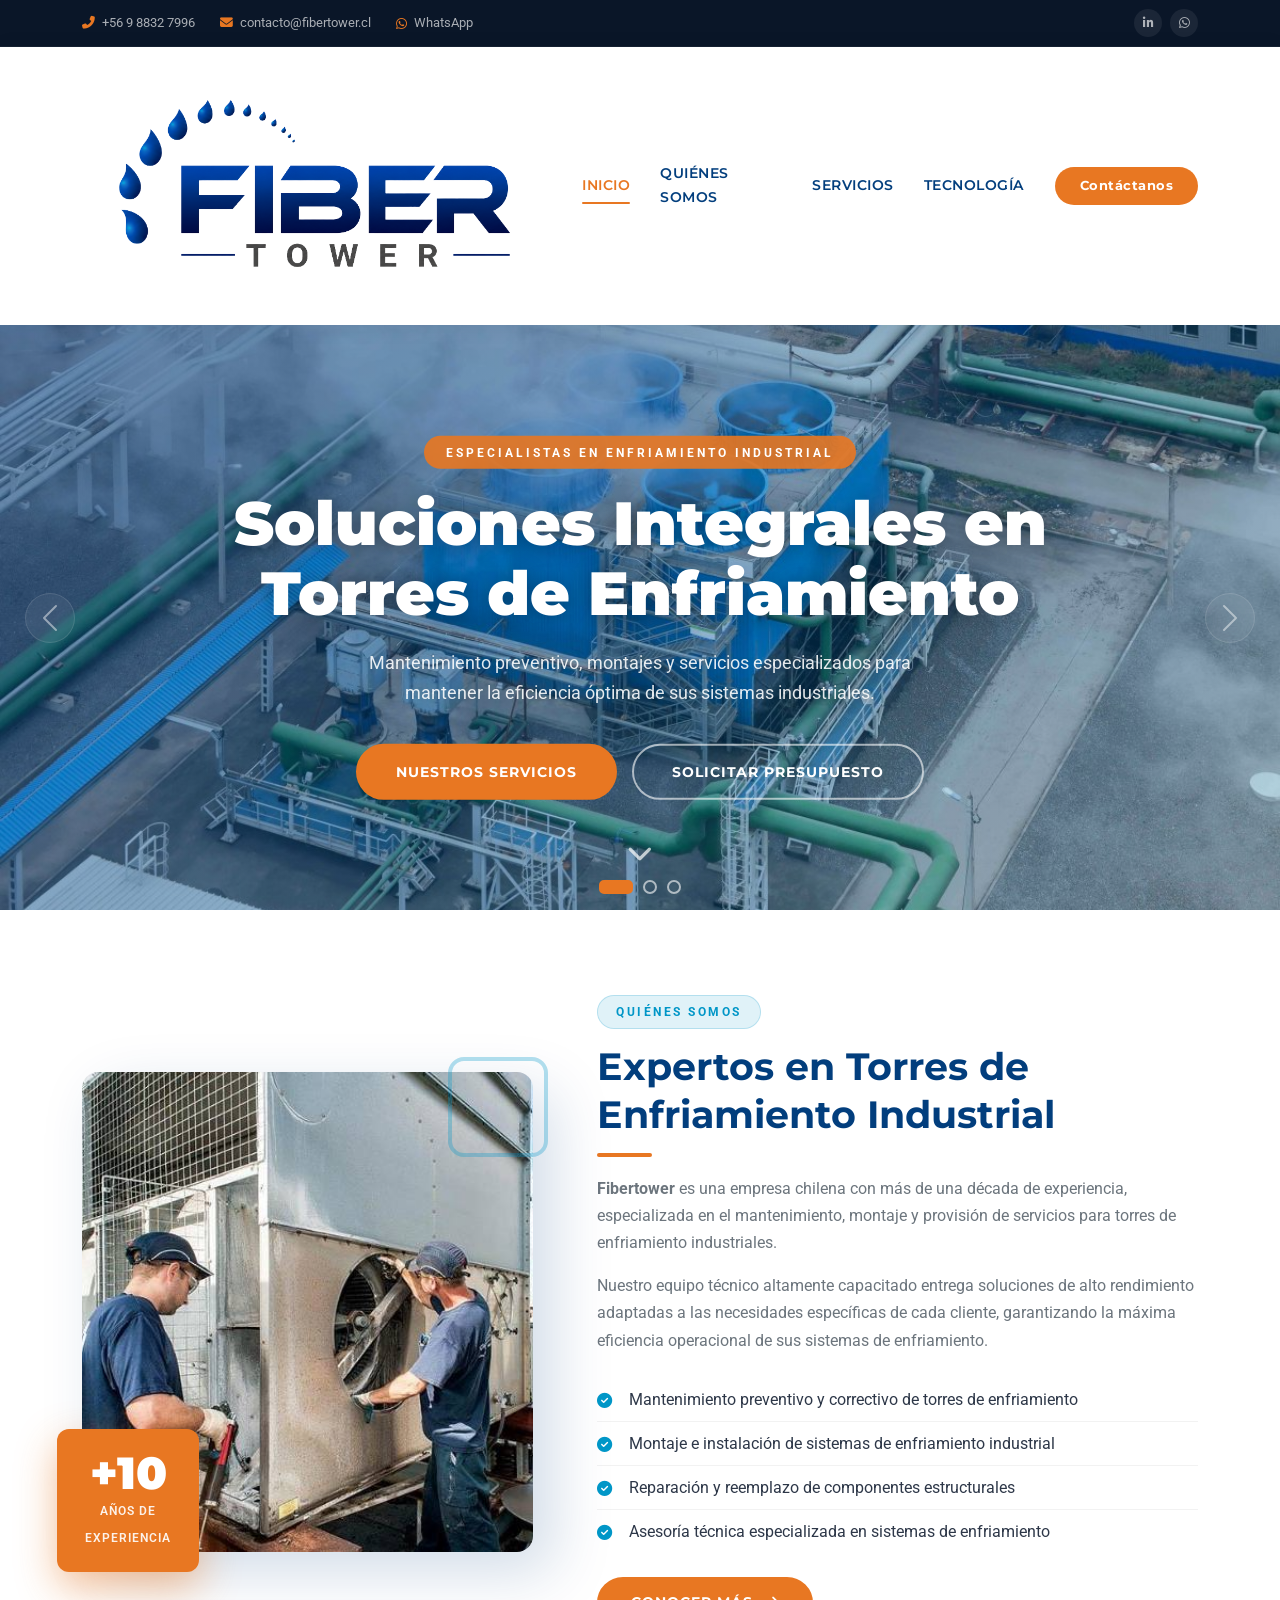
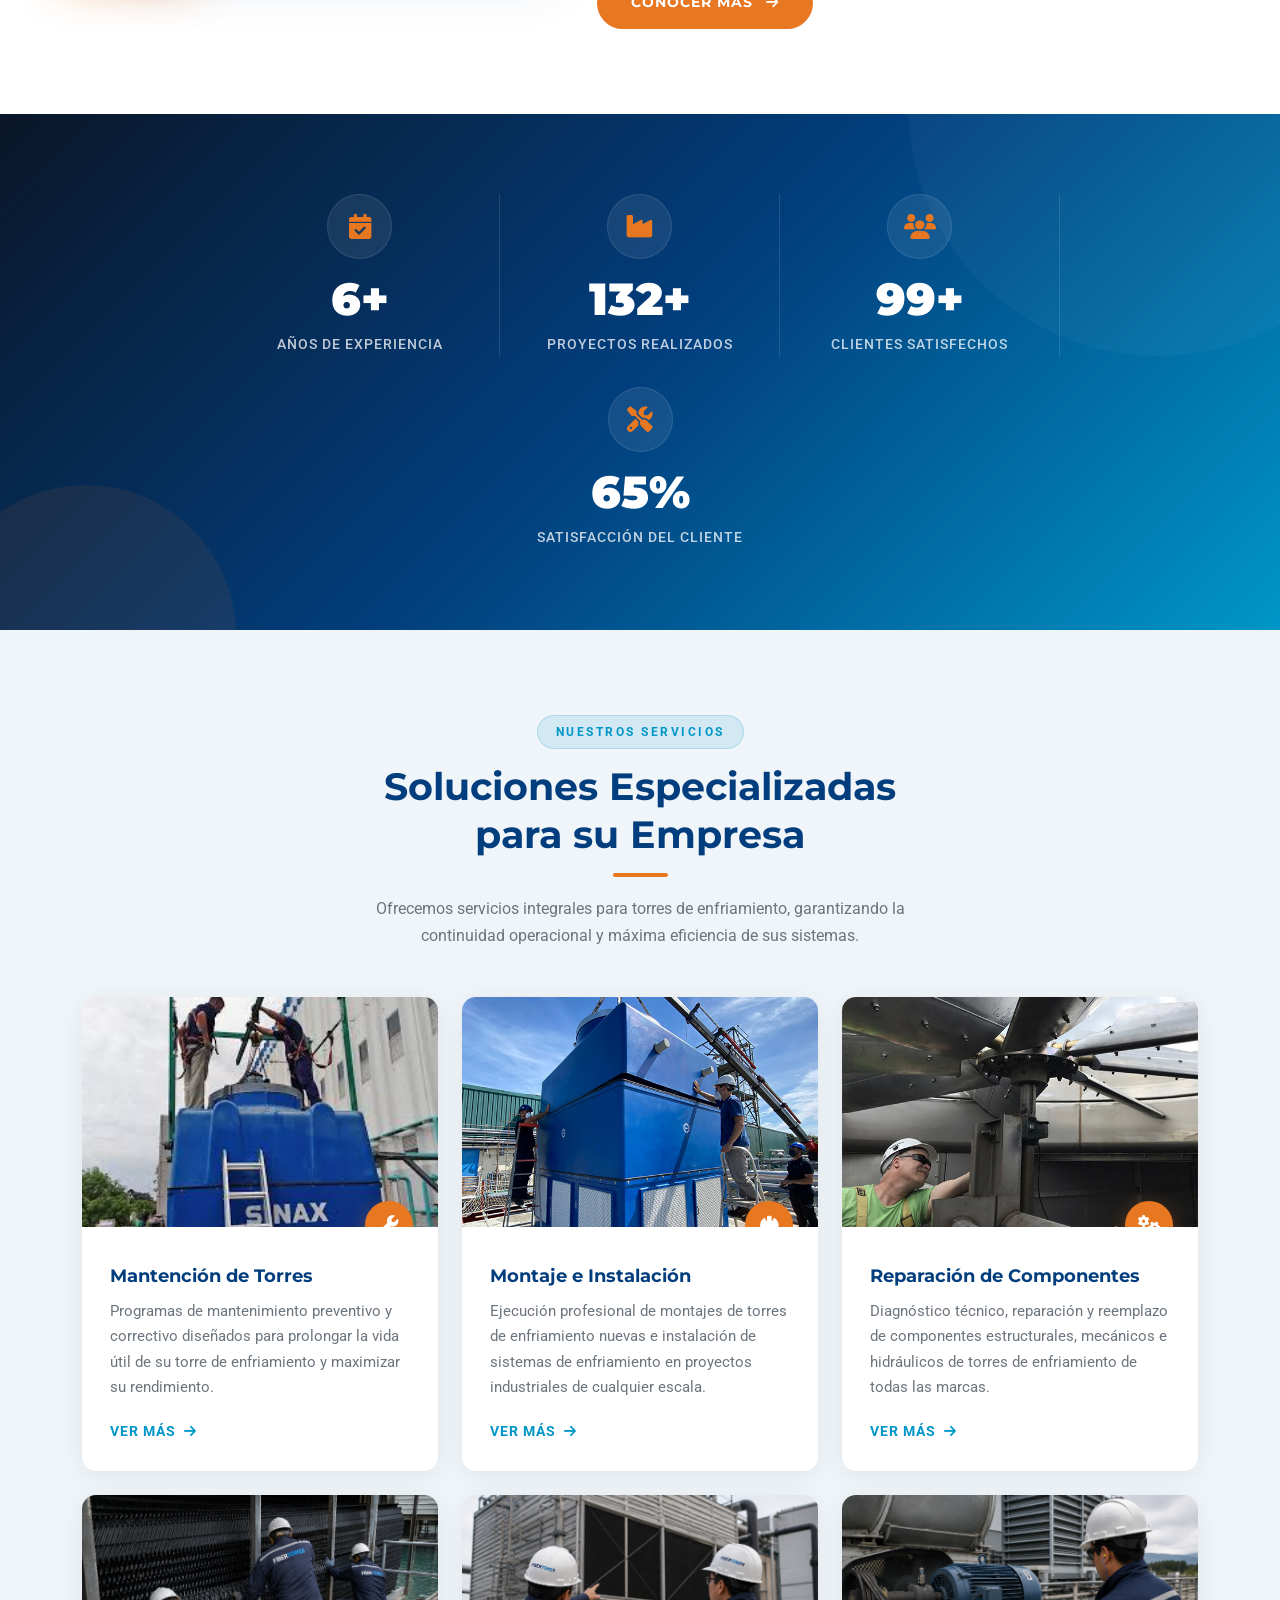
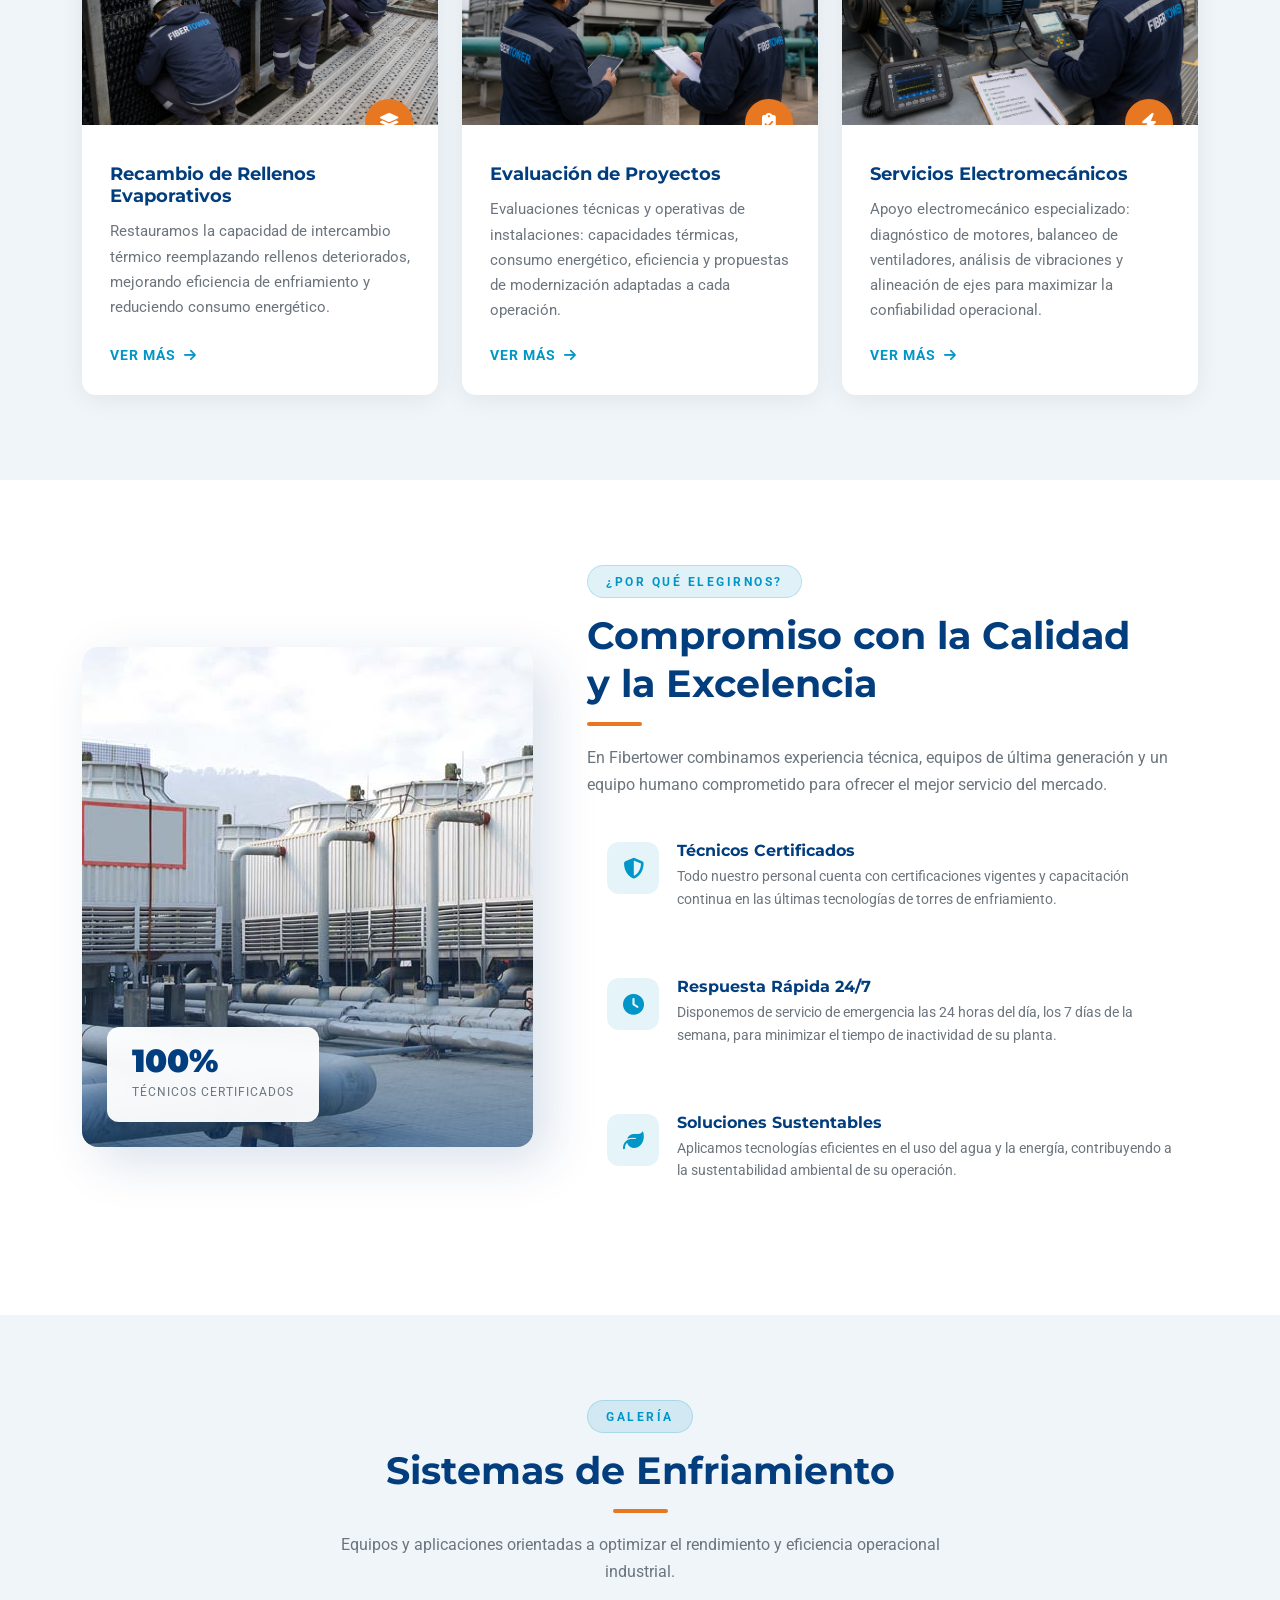
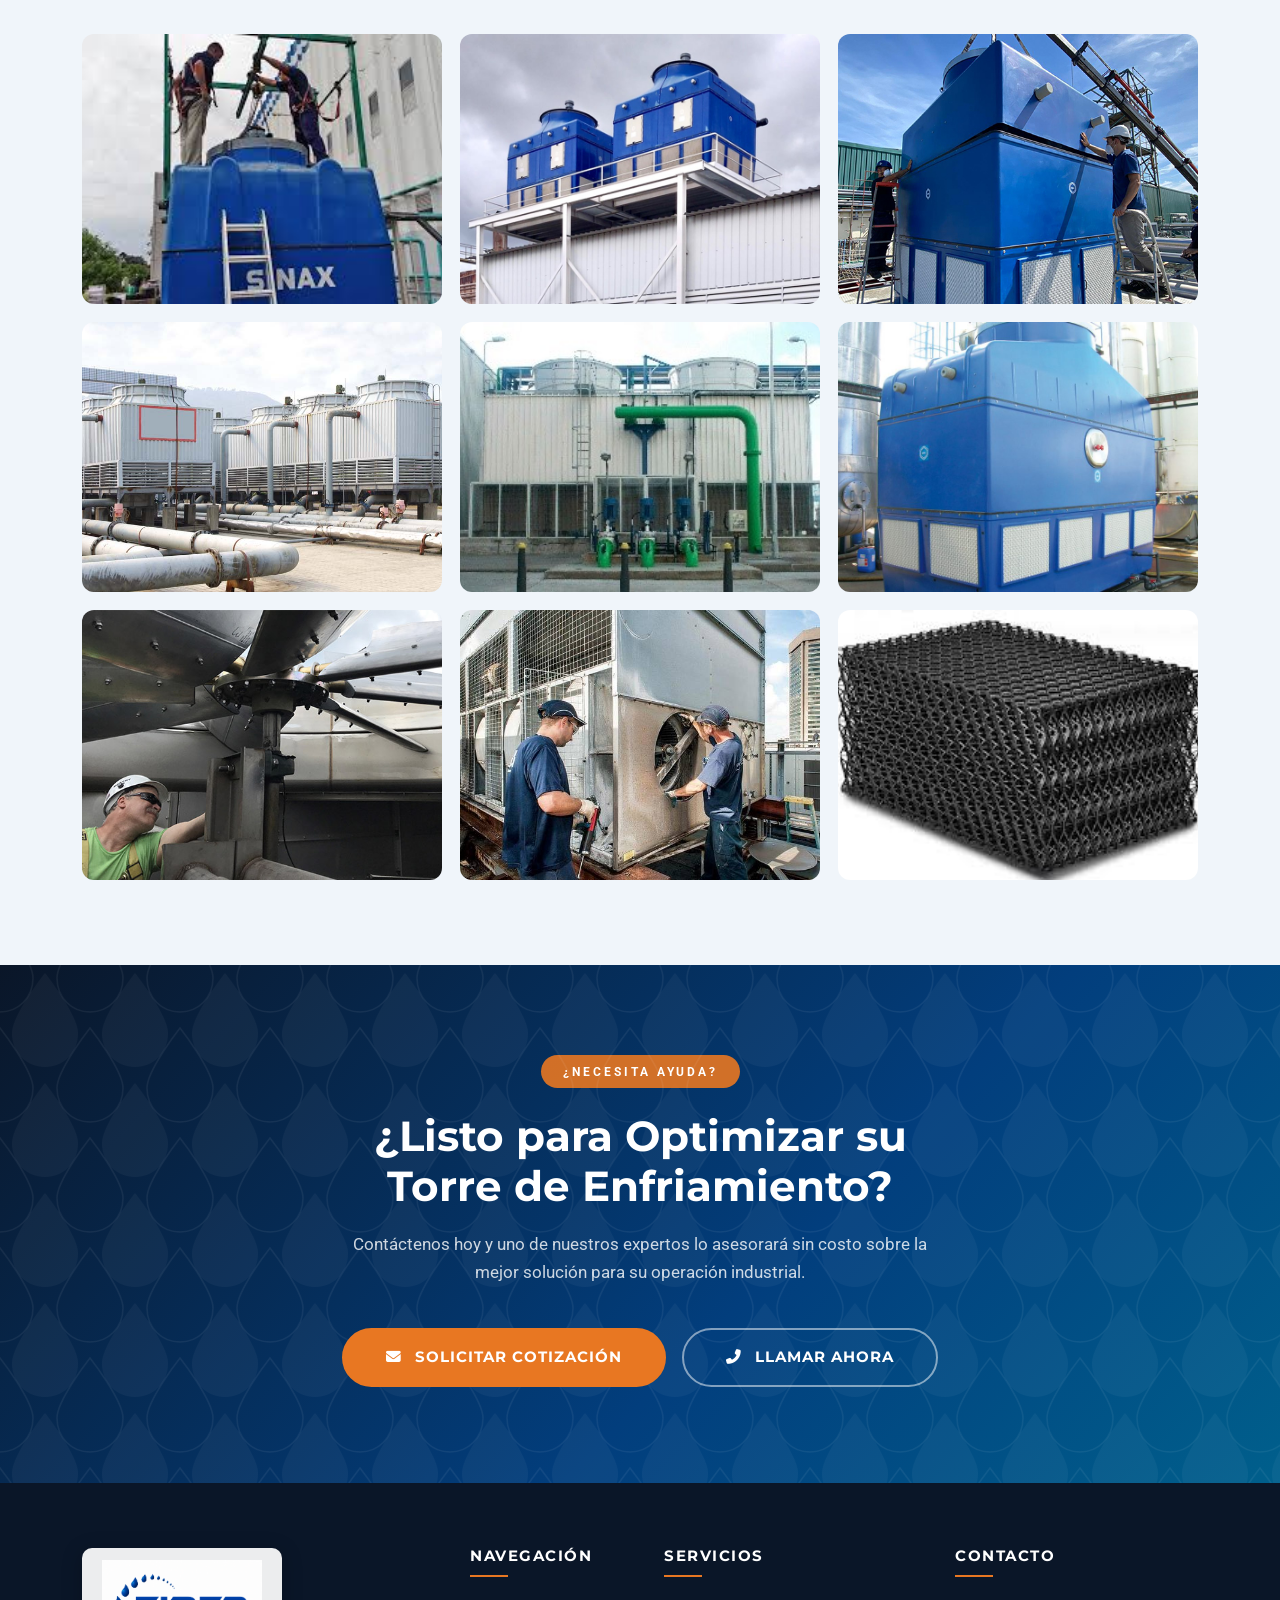
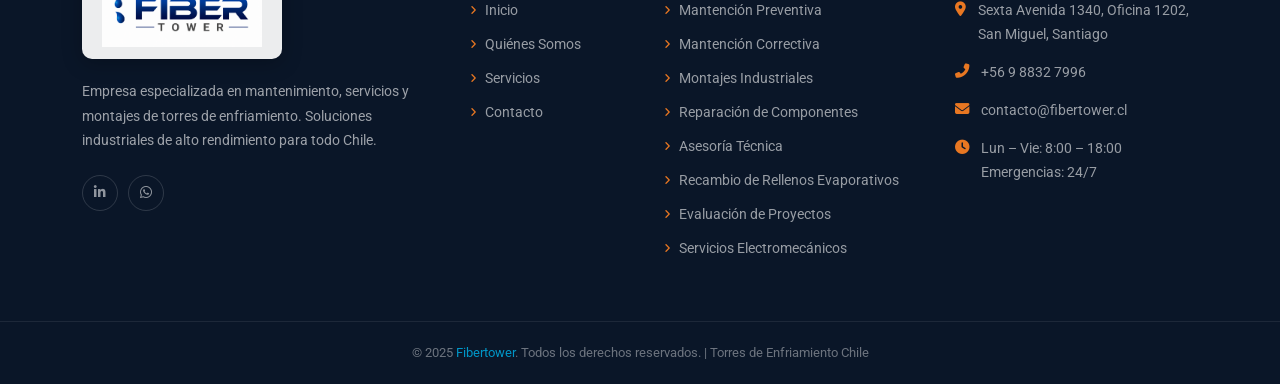
<file: index.html>
<!DOCTYPE html>
<html lang="es">
<head>
  <meta charset="UTF-8">
  <meta name="viewport" content="width=device-width, initial-scale=1.0">
  <meta name="description" content="Fibertower — Empresa especializada en mantención de torres de enfriamiento en Chile. Rellenos evaporativos, montaje, reparación y evaluación de proyectos industriales. San Miguel, Santiago.">
  <title>Mantención Torres de Enfriamiento Chile | Rellenos Evaporativos | Fibertower</title>
  <meta name="keywords" content="mantención torres de enfriamiento, torres de enfriamiento Chile, rellenos evaporativos, mantenimiento torres enfriamiento, torre de enfriamiento industrial, servicios torres enfriamiento Santiago">
  <meta name="geo.region" content="CL">
  <meta name="geo.placename" content="Santiago, Chile">
  <link rel="canonical" href="https://fibertower.cl/">
  <meta property="og:title" content="Mantención Torres de Enfriamiento Chile | Fibertower">
  <meta property="og:description" content="Empresa especializada en mantención, rellenos evaporativos y montaje de torres de enfriamiento en Chile. +10 años de experiencia.">
  <meta property="og:url" content="https://fibertower.cl/">
  <meta property="og:type" content="website">
  <meta property="og:locale" content="es_CL">
  <link rel="icon" href="logofiber.png">
  <!-- Google Fonts -->
  <link rel="preconnect" href="https://fonts.googleapis.com">
  <link rel="preconnect" href="https://fonts.gstatic.com" crossorigin>
  <link href="https://fonts.googleapis.com/css2?family=Montserrat:wght@400;500;600;700;800;900&family=Roboto:wght@300;400;500&display=swap" rel="stylesheet">
  <!-- Bootstrap 5 -->
  <link href="https://cdn.jsdelivr.net/npm/bootstrap@5.3.0/dist/css/bootstrap.min.css" rel="stylesheet">
  <!-- Font Awesome -->
  <link href="https://cdnjs.cloudflare.com/ajax/libs/font-awesome/6.4.0/css/all.min.css" rel="stylesheet">
  <!-- Custom CSS -->
  <link href="css/style.css" rel="stylesheet">
  <!-- Schema JSON-LD -->
  <script type="application/ld+json">
  {
    "@context": "https://schema.org",
    "@type": "LocalBusiness",
    "name": "Fibertower",
    "description": "Empresa especializada en mantención de torres de enfriamiento, rellenos evaporativos, montaje e instalación y servicios electromecánicos industriales en Chile.",
    "url": "https://fibertower.cl/",
    "telephone": "+56978079037",
    "email": "contacto@fibertower.cl",
    "address": {
      "@type": "PostalAddress",
      "streetAddress": "Sexta Avenida 1340, Oficina 1202",
      "addressLocality": "San Miguel",
      "addressRegion": "Región Metropolitana",
      "addressCountry": "CL"
    },
    "areaServed": {
      "@type": "Country",
      "name": "Chile"
    },
    "hasOfferCatalog": {
      "@type": "OfferCatalog",
      "name": "Servicios Torres de Enfriamiento",
      "itemListElement": [
        {"@type": "Offer", "itemOffered": {"@type": "Service", "name": "Mantención Torres de Enfriamiento"}},
        {"@type": "Offer", "itemOffered": {"@type": "Service", "name": "Rellenos Evaporativos"}},
        {"@type": "Offer", "itemOffered": {"@type": "Service", "name": "Montaje e Instalación de Torres de Enfriamiento"}},
        {"@type": "Offer", "itemOffered": {"@type": "Service", "name": "Reparación de Componentes"}},
        {"@type": "Offer", "itemOffered": {"@type": "Service", "name": "Evaluación de Proyectos"}},
        {"@type": "Offer", "itemOffered": {"@type": "Service", "name": "Servicios Electromecánicos"}}
      ]
    },
    "sameAs": []
  }
  </script>
</head>
<body>

<!-- ===== TOP BAR ===== -->
<div class="top-bar">
  <div class="container">
    <div class="row align-items-center">
      <div class="col-lg-7">
        <ul class="contact-info mb-0">
          <li><i class="fas fa-phone-alt"></i> +56 9 8832 7996</li>
          <li><i class="fas fa-envelope"></i> contacto@fibertower.cl</li>
          <li><i class="fab fa-whatsapp"></i> WhatsApp</li>
        </ul>
      </div>
      <div class="col-lg-5">
        <div class="social-icons">
          <a href="https://www.linkedin.com/company/fibertowerchile/" target="_blank" aria-label="LinkedIn"><i class="fab fa-linkedin-in"></i></a>
          <a href="https://wa.me/56988327996" target="_blank" aria-label="WhatsApp"><i class="fab fa-whatsapp"></i></a>
        </div>
      </div>
    </div>
  </div>
</div>

<!-- ===== NAVBAR ===== -->
<nav class="navbar navbar-expand-lg main-navbar">
  <div class="container">
    <a class="navbar-brand" href="/">
      <img src="images/newlogo_transparente_normal.png" alt="Fibertower Logo" class="d-none d-lg-block">
      <img src="images/newlogo_blanco.png" alt="Fibertower Logo" class="d-lg-none">
    </a>
    <button class="navbar-toggler" type="button" data-bs-toggle="collapse" data-bs-target="#navMain">
      <span class="navbar-toggler-icon"></span>
    </button>
    <div class="collapse navbar-collapse" id="navMain">
      <ul class="navbar-nav ms-auto align-items-lg-center">
        <li class="nav-item">
          <a class="nav-link active" href="/">Inicio</a>
        </li>
        <li class="nav-item">
          <a class="nav-link" href="/nosotros/">Quiénes Somos</a>
        </li>
        <li class="nav-item">
          <a class="nav-link" href="/servicios/">Servicios</a>
        </li>
        <li class="nav-item">
          <a class="nav-link" href="/tecnologia/">Tecnología</a>
        </li>
        <li class="nav-item ms-lg-3">
          <a class="btn btn-sm px-4 py-2 fw-bold text-white rounded-pill"
             href="/contactanos/"
             style="background: var(--accent); font-family: 'Montserrat', sans-serif; font-size: 0.82rem; letter-spacing: 0.5px;">
            Contáctanos
          </a>
        </li>
      </ul>
    </div>
  </div>
</nav>

<!-- ===== HERO ===== -->
<section class="hero-section">
  <div id="heroCarousel" class="carousel slide carousel-fade" data-bs-ride="carousel" data-bs-interval="5000">
    <div class="carousel-indicators">
      <button type="button" data-bs-target="#heroCarousel" data-bs-slide-to="0" class="active"></button>
      <button type="button" data-bs-target="#heroCarousel" data-bs-slide-to="1"></button>
      <button type="button" data-bs-target="#heroCarousel" data-bs-slide-to="2"></button>
    </div>
    <div class="carousel-inner">
      <!-- Slide 1 -->
      <div class="carousel-item active" style="background-image:url('images/torresarriba.jpg'); background-size:cover; background-position:center; height:65vh; min-height:480px; position:relative;">
        <div style="position:absolute; inset:0; background:linear-gradient(135deg, rgba(2,62,125,0.55) 0%, rgba(0,100,170,0.35) 60%, rgba(0,150,199,0.20) 100%);"></div>
        <div class="carousel-caption-custom">
          <span class="slide-tag">Especialistas en Enfriamiento Industrial</span>
          <h1>Soluciones Integrales en<br>Torres de Enfriamiento</h1>
          <p>Mantenimiento preventivo, montajes y servicios especializados para mantener la eficiencia óptima de sus sistemas industriales.</p>
          <div class="hero-btn-group">
            <a href="/servicios/" class="btn-hero-primary">Nuestros Servicios</a>
            <a href="/contactanos/" class="btn-hero-outline">Solicitar Presupuesto</a>
          </div>
        </div>
      </div>
      <!-- Slide 2 -->
      <div class="carousel-item" style="background-image: url('images/foto3.jpg'); background-size:cover; background-position:center; height:65vh; min-height:480px; position:relative;">
        <div class="carousel-item-overlay"></div>
        <div class="carousel-caption-custom">
          <span class="slide-tag">Montajes Industriales</span>
          <h2>Montaje e Instalación<br>Profesional</h2>
          <p>Contamos con el equipo técnico especializado para ejecutar montajes seguros y eficientes en todo el país.</p>
          <div class="hero-btn-group">
            <a href="/servicios/" class="btn-hero-primary">Ver Servicios</a>
            <a href="/contactanos/" class="btn-hero-outline">Solicitar Cotización</a>
          </div>
        </div>
      </div>
      <!-- Slide 3 -->
      <div class="carousel-item" style="background-image: url('images/foto2.jpg'); background-size:cover; background-position:center; height:65vh; min-height:480px; position:relative;">
        <div class="carousel-item-overlay"></div>
        <div class="carousel-caption-custom">
          <span class="slide-tag">Servicio de Mantención</span>
          <h2>Mantención Preventiva<br>y Correctiva</h2>
          <p>Garantizamos el funcionamiento óptimo de su torre de enfriamiento con programas de mantenimiento a medida.</p>
          <div class="hero-btn-group">
            <a href="/servicios/" class="btn-hero-primary">Conoce Más</a>
            <a href="/contactanos/" class="btn-hero-outline">Contáctenos</a>
          </div>
        </div>
      </div>
    </div>
    <button class="carousel-control-prev" type="button" data-bs-target="#heroCarousel" data-bs-slide="prev">
      <span class="carousel-control-prev-icon"></span>
    </button>
    <button class="carousel-control-next" type="button" data-bs-target="#heroCarousel" data-bs-slide="next">
      <span class="carousel-control-next-icon"></span>
    </button>
  </div>
  <div class="scroll-down">
    <a href="#about"><i class="fas fa-chevron-down"></i></a>
  </div>
</section>

<!-- ===== ABOUT ===== -->
<section class="about-section" id="about">
  <div class="container">
    <div class="row align-items-center">
      <div class="col-lg-5 mb-5 mb-lg-0">
        <div class="about-img-wrap">
          <div class="about-img-accent"></div>
          <img src="images/foto8.jpg" alt="Técnicos Fibertower en mantención preventiva de torre de enfriamiento industrial, Chile">
          <div class="exp-badge">
            <span class="num">+10</span>
            <span class="lbl">Años de<br>Experiencia</span>
          </div>
        </div>
      </div>
      <div class="col-lg-7">
        <div class="about-content">
          <span class="section-label">Quiénes Somos</span>
          <h2 class="section-title">Expertos en Torres de<br>Enfriamiento Industrial</h2>
          <div class="section-divider"></div>
          <p class="mb-3" style="color: var(--gray);">
            <strong>Fibertower</strong> es una empresa chilena con más de una década de experiencia, especializada en el mantenimiento, montaje y provisión de servicios para torres de enfriamiento industriales.
          </p>
          <p style="color: var(--gray);">
            Nuestro equipo técnico altamente capacitado entrega soluciones de alto rendimiento adaptadas a las necesidades específicas de cada cliente, garantizando la máxima eficiencia operacional de sus sistemas de enfriamiento.
          </p>
          <ul class="about-list mt-4 mb-4">
            <li>Mantenimiento preventivo y correctivo de torres de enfriamiento</li>
            <li>Montaje e instalación de sistemas de enfriamiento industrial</li>
            <li>Reparación y reemplazo de componentes estructurales</li>
            <li>Asesoría técnica especializada en sistemas de enfriamiento</li>
          </ul>
          <a href="/nosotros/" class="btn-hero-primary" style="font-size:0.88rem; padding: 12px 32px;">
            Conocer más <i class="fas fa-arrow-right ms-2"></i>
          </a>
        </div>
      </div>
    </div>
  </div>
</section>

<!-- ===== STATS ===== -->
<section class="stats-section">
  <div class="container">
    <div class="row align-items-center justify-content-center g-0">
      <div class="col-6 col-md-3">
        <div class="stat-item">
          <div class="stat-icon-wrap"><i class="fas fa-calendar-check"></i></div>
          <span class="stat-num counter" data-target="10" data-suffix="+">10+</span>
          <span class="stat-lbl">Años de Experiencia</span>
        </div>
      </div>
      <div class="col-auto d-none d-md-block stat-sep"></div>
      <div class="col-6 col-md-3">
        <div class="stat-item">
          <div class="stat-icon-wrap"><i class="fas fa-industry"></i></div>
          <span class="stat-num counter" data-target="200" data-suffix="+">200+</span>
          <span class="stat-lbl">Proyectos Realizados</span>
        </div>
      </div>
      <div class="col-auto d-none d-md-block stat-sep"></div>
      <div class="col-6 col-md-3">
        <div class="stat-item">
          <div class="stat-icon-wrap"><i class="fas fa-users"></i></div>
          <span class="stat-num counter" data-target="150" data-suffix="+">150+</span>
          <span class="stat-lbl">Clientes Satisfechos</span>
        </div>
      </div>
      <div class="col-auto d-none d-md-block stat-sep"></div>
      <div class="col-6 col-md-3">
        <div class="stat-item">
          <div class="stat-icon-wrap"><i class="fas fa-tools"></i></div>
          <span class="stat-num counter" data-target="98" data-suffix="%">98%</span>
          <span class="stat-lbl">Satisfacción del Cliente</span>
        </div>
      </div>
    </div>
  </div>
</section>

<!-- ===== SERVICES ===== -->
<section class="services-section" id="servicios">
  <div class="container">
    <div class="row justify-content-center text-center mb-5">
      <div class="col-lg-7">
        <span class="section-label">Nuestros Servicios</span>
        <h2 class="section-title">Soluciones Especializadas<br>para su Empresa</h2>
        <div class="section-divider center"></div>
        <p class="section-subtitle">Ofrecemos servicios integrales para torres de enfriamiento, garantizando la continuidad operacional y máxima eficiencia de sus sistemas.</p>
      </div>
    </div>
    <div class="row g-4">
      <!-- Service 1 -->
      <div class="col-lg-4 col-md-6">
        <div class="service-card">
          <div class="service-card-img">
            <img src="images/Foto1.jpg" alt="Mantención preventiva y correctiva de torre de enfriamiento industrial en Chile">
            <div class="service-icon-badge"><i class="fas fa-wrench"></i></div>
          </div>
          <div class="service-card-body">
            <h4>Mantención de Torres</h4>
            <p>Programas de mantenimiento preventivo y correctivo diseñados para prolongar la vida útil de su torre de enfriamiento y maximizar su rendimiento.</p>
            <a href="/servicios/" class="btn-service-link">
              Ver más <i class="fas fa-arrow-right"></i>
            </a>
          </div>
        </div>
      </div>
      <!-- Service 2 -->
      <div class="col-lg-4 col-md-6">
        <div class="service-card">
          <div class="service-card-img">
            <img src="images/foto3.jpg" alt="Montaje e instalación de torre de enfriamiento industrial en Chile">
            <div class="service-icon-badge"><i class="fas fa-hard-hat"></i></div>
          </div>
          <div class="service-card-body">
            <h4>Montaje e Instalación</h4>
            <p>Ejecución profesional de montajes de torres de enfriamiento nuevas e instalación de sistemas de enfriamiento en proyectos industriales de cualquier escala.</p>
            <a href="/servicios/" class="btn-service-link">
              Ver más <i class="fas fa-arrow-right"></i>
            </a>
          </div>
        </div>
      </div>
      <!-- Service 3 -->
      <div class="col-lg-4 col-md-6">
        <div class="service-card">
          <div class="service-card-img">
            <img src="images/foto7.jpg" alt="Reparación y recambio de componentes de torre de enfriamiento en Santiago">
            <div class="service-icon-badge"><i class="fas fa-cogs"></i></div>
          </div>
          <div class="service-card-body">
            <h4>Reparación de Componentes</h4>
            <p>Diagnóstico técnico, reparación y reemplazo de componentes estructurales, mecánicos e hidráulicos de torres de enfriamiento de todas las marcas.</p>
            <a href="/servicios/" class="btn-service-link">
              Ver más <i class="fas fa-arrow-right"></i>
            </a>
          </div>
        </div>
      </div>
      <!-- Service 4 -->
      <div class="col-lg-4 col-md-6">
        <div class="service-card">
          <div class="service-card-img">
            <img src="images/recambio.png" alt="Recambio de rellenos evaporativos laminar y splash para torres de enfriamiento Chile">
            <div class="service-icon-badge"><i class="fas fa-layer-group"></i></div>
          </div>
          <div class="service-card-body">
            <h4>Recambio de Rellenos Evaporativos</h4>
            <p>Restauramos la capacidad de intercambio térmico reemplazando rellenos deteriorados, mejorando eficiencia de enfriamiento y reduciendo consumo energético.</p>
            <a href="/servicios/" class="btn-service-link">
              Ver más <i class="fas fa-arrow-right"></i>
            </a>
          </div>
        </div>
      </div>
      <!-- Service 5 -->
      <div class="col-lg-4 col-md-6">
        <div class="service-card">
          <div class="service-card-img">
            <img src="images/evaluacion.png" alt="Evaluación técnica de proyectos de torres de enfriamiento industrial en Chile">
            <div class="service-icon-badge"><i class="fas fa-clipboard-check"></i></div>
          </div>
          <div class="service-card-body">
            <h4>Evaluación de Proyectos</h4>
            <p>Evaluaciones técnicas y operativas de instalaciones: capacidades térmicas, consumo energético, eficiencia y propuestas de modernización adaptadas a cada operación.</p>
            <a href="/servicios/" class="btn-service-link">
              Ver más <i class="fas fa-arrow-right"></i>
            </a>
          </div>
        </div>
      </div>
      <div class="col-lg-4 col-md-6">
        <div class="service-card">
          <div class="service-card-img">
            <img src="images/electro.png" alt="Servicios electromecánicos para torres de enfriamiento: motores, ventiladores y balanceo">
            <div class="service-icon-badge"><i class="fas fa-bolt"></i></div>
          </div>
          <div class="service-card-body">
            <h4>Servicios Electromecánicos</h4>
            <p>Apoyo electromecánico especializado: diagnóstico de motores, balanceo de ventiladores, análisis de vibraciones y alineación de ejes para maximizar la confiabilidad operacional.</p>
            <a href="/servicios/" class="btn-service-link">
              Ver más <i class="fas fa-arrow-right"></i>
            </a>
          </div>
        </div>
      </div>
    </div>
  </div>
</section>

<!-- ===== WHY US ===== -->
<section class="why-section">
  <div class="container">
    <div class="row align-items-center">
      <div class="col-lg-5 mb-5 mb-lg-0">
        <div class="why-img-wrap">
          <img src="images/foto4.jpg" alt="Torres de enfriamiento industrial Fibertower Chile — técnicos especializados">
          <div class="why-img-overlay"></div>
          <div class="why-img-stat">
            <span class="num">100%</span>
            <span class="lbl">Técnicos certificados</span>
          </div>
        </div>
      </div>
      <div class="col-lg-7">
        <div class="why-content">
          <span class="section-label">¿Por qué Elegirnos?</span>
          <h2 class="section-title">Compromiso con la Calidad<br>y la Excelencia</h2>
          <div class="section-divider"></div>
          <p class="mb-4" style="color: var(--gray);">En Fibertower combinamos experiencia técnica, equipos de última generación y un equipo humano comprometido para ofrecer el mejor servicio del mercado.</p>
          <div class="why-feature">
            <div class="why-feat-icon"><i class="fas fa-shield-alt"></i></div>
            <div class="why-feat-text">
              <h5>Técnicos Certificados</h5>
              <p>Todo nuestro personal cuenta con certificaciones vigentes y capacitación continua en las últimas tecnologías de torres de enfriamiento.</p>
            </div>
          </div>
          <div class="why-feature">
            <div class="why-feat-icon"><i class="fas fa-clock"></i></div>
            <div class="why-feat-text">
              <h5>Respuesta Rápida 24/7</h5>
              <p>Disponemos de servicio de emergencia las 24 horas del día, los 7 días de la semana, para minimizar el tiempo de inactividad de su planta.</p>
            </div>
          </div>
          <div class="why-feature">
            <div class="why-feat-icon"><i class="fas fa-leaf"></i></div>
            <div class="why-feat-text">
              <h5>Soluciones Sustentables</h5>
              <p>Aplicamos tecnologías eficientes en el uso del agua y la energía, contribuyendo a la sustentabilidad ambiental de su operación.</p>
            </div>
          </div>

        </div>
      </div>
    </div>
  </div>
</section>

<!-- ===== GALLERY ===== -->
<section class="gallery-section">
  <div class="container">
    <div class="row justify-content-center text-center mb-5">
      <div class="col-lg-7">
        <span class="section-label">Galería</span>
        <h2 class="section-title">Sistemas de Enfriamiento</h2>
        <div class="section-divider center"></div>
        <p class="section-subtitle">Equipos y aplicaciones orientadas a optimizar el rendimiento y eficiencia operacional industrial.</p>
      </div>
    </div>
    <div class="gallery-grid">
      <div class="gallery-item">
        <img src="images/Foto1.jpg" alt="Técnicos Fibertower en mantención de torre de enfriamiento SINAX, Santiago Chile">
        <div class="gallery-overlay"><i class="fas fa-expand"></i></div>
      </div>
      <div class="gallery-item">
        <img src="images/foto2.jpg" alt="Torres de enfriamiento industriales azules en azotea, instalación en Chile">
        <div class="gallery-overlay"><i class="fas fa-expand"></i></div>
      </div>
      <div class="gallery-item">
        <img src="images/foto3.jpg" alt="Montaje de torre de enfriamiento con grúa, equipo Fibertower instalando sistema industrial">
        <div class="gallery-overlay"><i class="fas fa-expand"></i></div>
      </div>
      <div class="gallery-item">
        <img src="images/foto4.jpg" alt="Torres de enfriamiento industriales grises con tuberías, sistema de enfriamiento industrial Chile">
        <div class="gallery-overlay"><i class="fas fa-expand"></i></div>
      </div>
      <div class="gallery-item">
        <img src="images/foto5.jpg" alt="Sistema de enfriamiento industrial con tuberías verdes, mantención Fibertower Chile">
        <div class="gallery-overlay"><i class="fas fa-expand"></i></div>
      </div>
      <div class="gallery-item">
        <img src="images/foto6.jpg" alt="Torre de enfriamiento compacta azul, close-up componentes industriales">
        <div class="gallery-overlay"><i class="fas fa-expand"></i></div>
      </div>
      <div class="gallery-item">
        <img src="images/foto7.jpg" alt="Técnico inspeccionando ventiladores de torre de enfriamiento, servicio Fibertower Chile">
        <div class="gallery-overlay"><i class="fas fa-expand"></i></div>
      </div>
      <div class="gallery-item">
        <img src="images/foto8.jpg" alt="Dos técnicos Fibertower realizando mantención de torre de enfriamiento en terreno, Chile">
        <div class="gallery-overlay"><i class="fas fa-expand"></i></div>
      </div>
      <div class="gallery-item">
        <img src="images/rellenos.jpg" alt="Rellenos plásticos evaporativos para torres de enfriamiento industrial, recambio en Chile">
        <div class="gallery-overlay"><i class="fas fa-expand"></i></div>
      </div>
    </div>
  </div>
</section>

<!-- ===== CTA ===== -->
<section class="cta-section">
  <div class="container position-relative">
    <div class="row justify-content-center">
      <div class="col-lg-8">
        <span class="slide-tag mb-4 d-inline-block">¿Necesita ayuda?</span>
        <h2>¿Listo para Optimizar su<br>Torre de Enfriamiento?</h2>
        <p>Contáctenos hoy y uno de nuestros expertos lo asesorará sin costo sobre la mejor solución para su operación industrial.</p>
        <div class="cta-btns">
          <a href="/contactanos/" class="btn-cta">
            <i class="fas fa-envelope me-2"></i> Solicitar Cotización
          </a>
          <a href="tel:+56988327996" class="btn-cta btn-cta-outline">
            <i class="fas fa-phone-alt me-2"></i> Llamar Ahora
          </a>
        </div>
      </div>
    </div>
  </div>
</section>

<!-- ===== FOOTER ===== -->
<footer class="footer">
  <div class="container">
    <div class="row g-5">
      <div class="col-lg-4">
        <img src="images/logopie.png" alt="Fibertower" class="footer-logo">
        <p class="footer-desc">Empresa especializada en mantenimiento, servicios y montajes de torres de enfriamiento. Soluciones industriales de alto rendimiento para todo Chile.</p>
        <div class="footer-social">
          <a href="https://www.linkedin.com/company/fibertowerchile/" target="_blank" aria-label="LinkedIn"><i class="fab fa-linkedin-in"></i></a>
          <a href="https://wa.me/56988327996" target="_blank" aria-label="WhatsApp"><i class="fab fa-whatsapp"></i></a>
        </div>
      </div>
      <div class="col-lg-2 col-md-4">
        <h5 class="footer-heading">Navegación</h5>
        <ul class="footer-links">
          <li><a href="/"><i class="fas fa-angle-right"></i> Inicio</a></li>
          <li><a href="/nosotros/"><i class="fas fa-angle-right"></i> Quiénes Somos</a></li>
          <li><a href="/servicios/"><i class="fas fa-angle-right"></i> Servicios</a></li>
          <li><a href="/contactanos/"><i class="fas fa-angle-right"></i> Contacto</a></li>
        </ul>
      </div>
      <div class="col-lg-3 col-md-4">
        <h5 class="footer-heading">Servicios</h5>
        <ul class="footer-links">
          <li><a href="/servicios/"><i class="fas fa-angle-right"></i> Mantención Preventiva</a></li>
          <li><a href="/servicios/"><i class="fas fa-angle-right"></i> Mantención Correctiva</a></li>
          <li><a href="/servicios/"><i class="fas fa-angle-right"></i> Montajes Industriales</a></li>
          <li><a href="/servicios/"><i class="fas fa-angle-right"></i> Reparación de Componentes</a></li>
          <li><a href="/servicios/"><i class="fas fa-angle-right"></i> Asesoría Técnica</a></li>
          <li><a href="/servicios/"><i class="fas fa-angle-right"></i> Recambio de Rellenos Evaporativos</a></li>
          <li><a href="/servicios/"><i class="fas fa-angle-right"></i> Evaluación de Proyectos</a></li>
          <li><a href="/servicios/"><i class="fas fa-angle-right"></i> Servicios Electromecánicos</a></li>
        </ul>
      </div>
      <div class="col-lg-3 col-md-4">
        <h5 class="footer-heading">Contacto</h5>
        <div class="footer-contact-item">
          <i class="fas fa-map-marker-alt"></i>
          <span>Sexta Avenida 1340, Oficina 1202, San Miguel, Santiago</span>
        </div>
        <div class="footer-contact-item">
          <i class="fas fa-phone-alt"></i>
          <a href="tel:+56988327996">+56 9 8832 7996</a>
        </div>
        <div class="footer-contact-item">
          <i class="fas fa-envelope"></i>
          <a href="mailto:contacto@fibertower.cl">contacto@fibertower.cl</a>
        </div>
        <div class="footer-contact-item">
          <i class="fas fa-clock"></i>
          <span>Lun – Vie: 8:00 – 18:00<br>Emergencias: 24/7</span>
        </div>
      </div>
    </div>
  </div>
  <div class="footer-bottom">
    <div class="container">
      <p class="mb-0">&copy; 2025 <a href="/">Fibertower</a>. Todos los derechos reservados. | Torres de Enfriamiento Chile</p>
    </div>
  </div>
</footer>

<!-- Bootstrap JS -->
<script src="https://cdn.jsdelivr.net/npm/bootstrap@5.3.0/dist/js/bootstrap.bundle.min.js"></script>
<!-- Custom JS -->
<script src="js/main.js"></script>
<!-- Fibertower Tracker -->
<script src="js/tracker.js"></script>
</body>
</html>
</file>
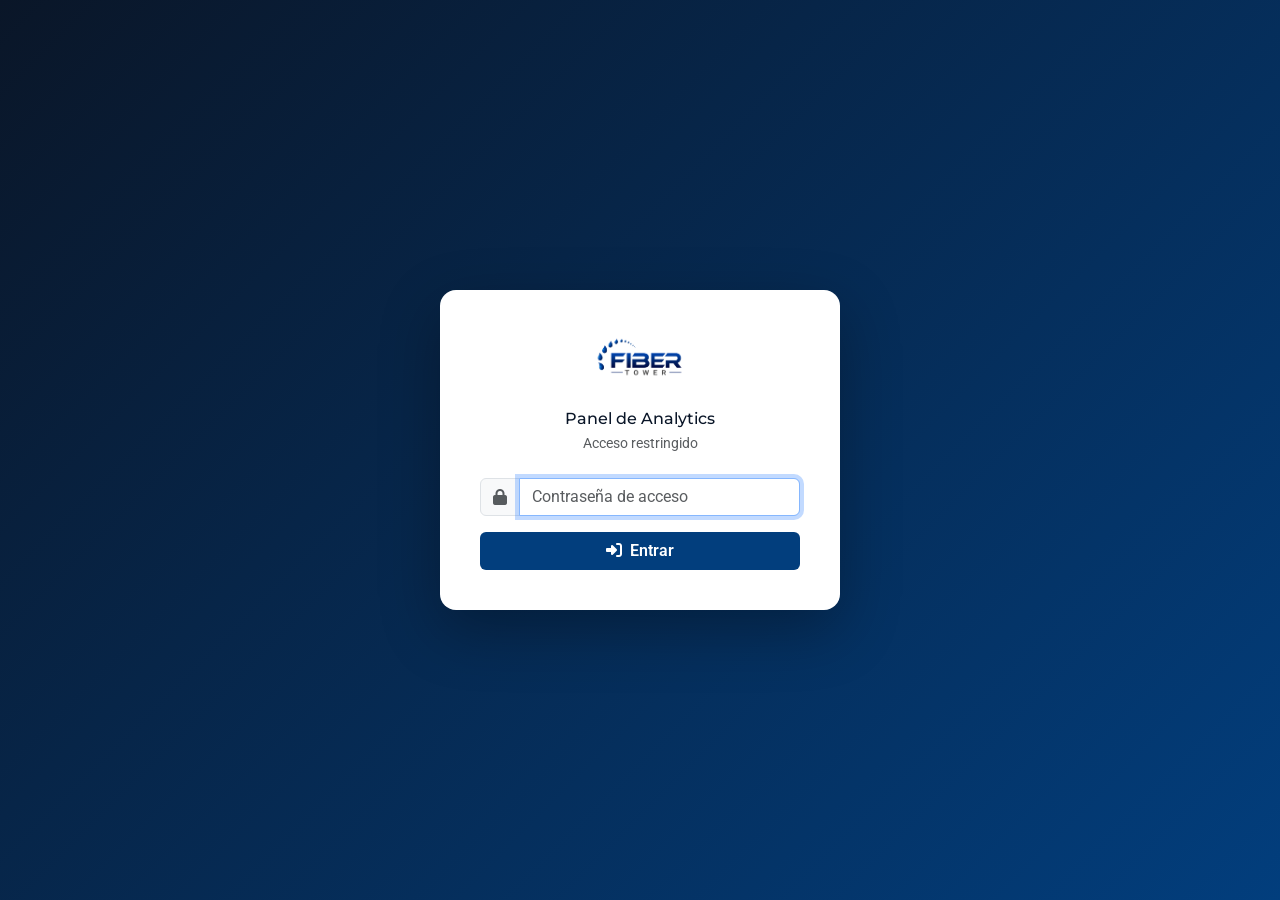
<file: analytics/index.html>
<!DOCTYPE html>
<html lang="es">
<head>
  <meta charset="UTF-8">
  <meta name="viewport" content="width=device-width, initial-scale=1">
  <meta name="robots" content="noindex, nofollow">
  <title>Analytics — Fibertower</title>
  <link href="https://cdn.jsdelivr.net/npm/bootstrap@5.3.0/dist/css/bootstrap.min.css" rel="stylesheet">
  <link href="https://fonts.googleapis.com/css2?family=Montserrat:wght@400;600;700&family=Roboto:wght@400;500&display=swap" rel="stylesheet">
  <link rel="stylesheet" href="https://cdnjs.cloudflare.com/ajax/libs/font-awesome/6.4.0/css/all.min.css">
  <style>
    :root {
      --primary: #023e7d;
      --secondary: #0096c7;
      --accent: #e87722;
      --dark: #0a1628;
    }
    body { font-family: 'Roboto', sans-serif; background: #f0f5fa; }
    h1,h2,h3,h4,h5,h6 { font-family: 'Montserrat', sans-serif; }

    #login-screen {
      min-height: 100vh;
      display: flex;
      align-items: center;
      justify-content: center;
      background: linear-gradient(135deg, var(--dark) 0%, var(--primary) 100%);
    }
    .login-card {
      background: white;
      border-radius: 16px;
      padding: 2.5rem;
      width: 100%;
      max-width: 400px;
      box-shadow: 0 20px 60px rgba(0,0,0,0.3);
    }

    #dashboard { display: none; }
    .navbar-analytics {
      background: var(--dark);
      padding: 0.875rem 1.5rem;
      position: sticky;
      top: 0;
      z-index: 100;
    }

    .stat-card {
      background: white;
      border-radius: 12px;
      padding: 1.25rem 1.5rem;
      box-shadow: 0 2px 12px rgba(0,0,0,0.07);
      border-left: 4px solid var(--secondary);
      height: 100%;
    }
    .stat-card.accent   { border-left-color: var(--accent); }
    .stat-card.success  { border-left-color: #28a745; }
    .stat-card.primary  { border-left-color: var(--primary); }
    .stat-value { font-size: 1.9rem; font-weight: 700; color: var(--dark); font-family: 'Montserrat', sans-serif; line-height: 1.1; }
    .stat-label { color: #6c757d; font-size: 0.82rem; margin-top: 0.3rem; }

    .panel {
      background: white;
      border-radius: 12px;
      box-shadow: 0 2px 12px rgba(0,0,0,0.07);
    }
    .panel-header {
      padding: 0.875rem 1.25rem;
      border-bottom: 1px solid #e9ecef;
      display: flex;
      align-items: center;
      justify-content: space-between;
    }
    .panel-header h6 { margin: 0; color: var(--dark); }

    .table thead th {
      background: var(--primary);
      color: white;
      font-size: 0.75rem;
      font-weight: 600;
      text-transform: uppercase;
      letter-spacing: 0.5px;
      border: none;
      white-space: nowrap;
    }
    .table tbody td { vertical-align: middle; border-color: #f0f5fa; font-size: 0.875rem; }
    .table tbody tr:hover { background: #f8fbff; }

    .badge-page { background: #e8f4fd; color: var(--primary); font-size: 0.78rem; padding: 2px 7px; border-radius: 4px; font-family: monospace; }
    .badge-ref  { background: #fff3e0; color: #c45e00; font-size: 0.78rem; padding: 2px 7px; border-radius: 4px; }

    .session-badge {
      font-family: monospace;
      font-size: 0.75rem;
      background: #f0f5fa;
      padding: 2px 7px;
      border-radius: 4px;
      color: #555;
      cursor: pointer;
      border: 1px solid #dce3ec;
      transition: all 0.15s;
    }
    .session-badge:hover { background: var(--secondary); color: white; border-color: var(--secondary); }

    .session-timeline { border-left: 3px solid var(--secondary); padding-left: 1rem; }
    .session-step {
      position: relative;
      margin-bottom: 0.6rem;
      padding: 0.5rem 0.75rem;
      background: #f8f9fa;
      border-radius: 8px;
    }
    .session-step::before {
      content: '';
      position: absolute;
      left: -1.42rem;
      top: 50%;
      transform: translateY(-50%);
      width: 10px; height: 10px;
      background: var(--secondary);
      border-radius: 50%;
      border: 2px solid white;
    }

    .loading-overlay {
      position: fixed;
      inset: 0;
      background: rgba(10,22,40,0.72);
      display: flex;
      align-items: center;
      justify-content: center;
      z-index: 9999;
    }

    @media (max-width: 768px) {
      .stat-value { font-size: 1.4rem; }
      .table { font-size: 0.78rem; }
      .hide-mobile { display: none !important; }
    }
  </style>
</head>
<body>

<!-- Loading -->
<div id="loading" class="loading-overlay" style="display:none;">
  <div class="text-center text-white">
    <div class="spinner-border mb-3" style="width:2.5rem;height:2.5rem;"></div>
    <div style="font-family:'Montserrat',sans-serif;">Cargando datos...</div>
  </div>
</div>

<!-- Login -->
<div id="login-screen">
  <div class="login-card text-center">
    <img src="../images/newlogo_transparente_normal.png" alt="Fibertower" style="max-height:55px;" class="mb-4">
    <h6 class="mb-1" style="color:var(--dark);">Panel de Analytics</h6>
    <p class="text-muted mb-4" style="font-size:0.88rem;">Acceso restringido</p>
    <div id="login-error" class="alert alert-danger d-none py-2" style="font-size:0.88rem;">Contraseña incorrecta</div>
    <div class="input-group mb-3">
      <span class="input-group-text bg-light"><i class="fas fa-lock text-muted"></i></span>
      <input type="password" id="password-input" class="form-control" placeholder="Contraseña de acceso" autofocus>
    </div>
    <button id="login-btn" class="btn w-100 text-white fw-semibold" style="background:var(--primary);">
      <i class="fas fa-sign-in-alt me-2"></i>Entrar
    </button>
  </div>
</div>

<!-- Dashboard -->
<div id="dashboard">

  <!-- Navbar -->
  <nav class="navbar-analytics d-flex align-items-center justify-content-between">
    <div class="d-flex align-items-center gap-3">
      <img src="../images/newlogo_blanco.png" alt="Fibertower" style="max-height:38px;">
      <span style="color:rgba(255,255,255,0.5); font-size:0.8rem;">/ Analytics</span>
    </div>
    <div class="d-flex gap-2 align-items-center">
      <span id="last-updated" style="color:rgba(255,255,255,0.45); font-size:0.78rem;" class="hide-mobile"></span>
      <button id="refresh-btn" class="btn btn-sm btn-outline-light">
        <i class="fas fa-sync-alt me-1"></i><span class="hide-mobile">Actualizar</span>
      </button>
      <button id="logout-btn" class="btn btn-sm btn-outline-danger" title="Cerrar sesión">
        <i class="fas fa-sign-out-alt"></i>
      </button>
    </div>
  </nav>

  <div class="container-fluid p-3 p-md-4">

    <!-- Stats -->
    <div class="row g-3 mb-4">
      <div class="col-6 col-md-3">
        <div class="stat-card primary">
          <div class="stat-value" id="stat-total">—</div>
          <div class="stat-label"><i class="fas fa-eye me-1"></i>Total visitas</div>
        </div>
      </div>
      <div class="col-6 col-md-3">
        <div class="stat-card accent">
          <div class="stat-value" id="stat-today">—</div>
          <div class="stat-label"><i class="fas fa-calendar-day me-1"></i>Visitas hoy</div>
        </div>
      </div>
      <div class="col-6 col-md-3">
        <div class="stat-card success">
          <div class="stat-value" id="stat-unique">—</div>
          <div class="stat-label"><i class="fas fa-users me-1"></i>IPs únicas</div>
        </div>
      </div>
      <div class="col-6 col-md-3">
        <div class="stat-card">
          <div class="stat-value" id="stat-top-page" style="font-size:1rem; padding-top:0.3rem;">—</div>
          <div class="stat-label"><i class="fas fa-trophy me-1"></i>Página más visitada</div>
        </div>
      </div>
    </div>

    <!-- Filtros -->
    <div class="panel mb-4 p-3">
      <div class="row g-2 align-items-end">
        <div class="col-6 col-md-2">
          <label class="form-label small text-muted mb-1">Desde</label>
          <input type="date" id="filter-from" class="form-control form-control-sm">
        </div>
        <div class="col-6 col-md-2">
          <label class="form-label small text-muted mb-1">Hasta</label>
          <input type="date" id="filter-to" class="form-control form-control-sm">
        </div>
        <div class="col-8 col-md-3">
          <label class="form-label small text-muted mb-1">Página o IP</label>
          <input type="text" id="filter-search" class="form-control form-control-sm" placeholder="ej: /servicios/ o 190.123...">
        </div>
        <div class="col-4 col-md-5 d-flex gap-2 align-items-end">
          <button id="filter-btn" class="btn btn-sm text-white" style="background:var(--primary);">
            <i class="fas fa-filter me-1"></i>Filtrar
          </button>
          <button id="clear-filter-btn" class="btn btn-sm btn-outline-secondary" title="Limpiar filtros">
            <i class="fas fa-times"></i>
          </button>
          <button id="export-btn" class="btn btn-sm btn-success ms-auto" title="Exportar CSV">
            <i class="fas fa-download me-1"></i><span class="hide-mobile">CSV</span>
          </button>
        </div>
      </div>
    </div>

    <!-- Tabla -->
    <div class="panel">
      <div class="panel-header">
        <h6><i class="fas fa-table me-2" style="color:var(--secondary);"></i>Registro de visitas</h6>
        <span id="record-count" class="text-muted small badge bg-light text-dark border"></span>
      </div>
      <div class="table-responsive">
        <table class="table table-hover mb-0" id="visits-table">
          <thead>
            <tr>
              <th>Fecha / Hora</th>
              <th>IP</th>
              <th>Ubicación</th>
              <th class="hide-mobile">ISP / Red</th>
              <th>Página</th>
              <th class="hide-mobile">Referrer</th>
              <th>Sesión</th>
            </tr>
          </thead>
          <tbody id="visits-tbody">
            <tr><td colspan="7" class="text-center text-muted py-5">Ingresa tu contraseña para ver los datos</td></tr>
          </tbody>
        </table>
      </div>
    </div>

  </div>
</div>

<!-- Modal sesión -->
<div class="modal fade" id="session-modal" tabindex="-1">
  <div class="modal-dialog modal-dialog-centered modal-dialog-scrollable">
    <div class="modal-content">
      <div class="modal-header py-2" style="background:var(--primary); color:white;">
        <h6 class="modal-title mb-0"><i class="fas fa-route me-2"></i>Recorrido del visitante</h6>
        <button type="button" class="btn-close btn-close-white" data-bs-dismiss="modal"></button>
      </div>
      <div class="modal-body" id="session-modal-body"></div>
    </div>
  </div>
</div>

<script src="https://cdn.jsdelivr.net/npm/bootstrap@5.3.0/dist/js/bootstrap.bundle.min.js"></script>
<script>
const SUPABASE_URL = 'https://pxkgbhvgwtwrjxdmnhup.supabase.co';
const ANON_KEY = 'eyJhbGciOiJIUzI1NiIsInR5cCI6IkpXVCJ9.eyJpc3MiOiJzdXBhYmFzZSIsInJlZiI6InB4a2diaHZnd3R3cmp4ZG1uaHVwIiwicm9sZSI6ImFub24iLCJpYXQiOjE3ODExNTA3MTMsImV4cCI6MjA5NjcyNjcxM30.v8strQ8VdtX_0Zj3ixw1k1kxR4jyaBZZZ2BNJHHAzts';

let allVisits = [];
let currentPassword = '';

async function fetchVisits(pw) {
  const res = await fetch(`${SUPABASE_URL}/rest/v1/rpc/get_visits`, {
    method: 'POST',
    headers: {
      'Content-Type': 'application/json',
      'apikey': ANON_KEY,
      'Authorization': `Bearer ${ANON_KEY}`
    },
    body: JSON.stringify({ admin_password: pw })
  });
  if (!res.ok) return null;
  return res.json();
}

async function login() {
  const pw = document.getElementById('password-input').value.trim();
  if (!pw) return;
  document.getElementById('loading').style.display = 'flex';
  document.getElementById('login-error').classList.add('d-none');
  try {
    const data = await fetchVisits(pw);
    if (!data) throw new Error('wrong');
    currentPassword = pw;
    allVisits = data;
    document.getElementById('login-screen').style.display = 'none';
    document.getElementById('dashboard').style.display = 'block';
    updateDashboard(data);
  } catch (_) {
    document.getElementById('login-error').classList.remove('d-none');
  }
  document.getElementById('loading').style.display = 'none';
}

function updateDashboard(data) {
  const today = new Date().toISOString().slice(0, 10);
  const todayCount = data.filter(v => v.created_at && v.created_at.slice(0, 10) === today).length;
  const uniqueIPs = new Set(data.map(v => v.ip).filter(Boolean)).size;

  const pageCounts = {};
  data.forEach(v => { if (v.page) pageCounts[v.page] = (pageCounts[v.page] || 0) + 1; });
  const topPage = Object.entries(pageCounts).sort((a, b) => b[1] - a[1])[0];

  document.getElementById('stat-total').textContent = data.length.toLocaleString('es-CL');
  document.getElementById('stat-today').textContent = todayCount.toLocaleString('es-CL');
  document.getElementById('stat-unique').textContent = uniqueIPs.toLocaleString('es-CL');
  document.getElementById('stat-top-page').textContent = topPage ? `${topPage[0]} (${topPage[1]})` : '—';
  document.getElementById('last-updated').textContent = 'Act. ' + new Date().toLocaleTimeString('es-CL', { hour: '2-digit', minute: '2-digit' });

  renderTable(data);
}

function renderTable(data) {
  const tbody = document.getElementById('visits-tbody');
  document.getElementById('record-count').textContent = `${data.length} registros`;

  if (!data.length) {
    tbody.innerHTML = '<tr><td colspan="7" class="text-center text-muted py-4">Sin resultados</td></tr>';
    return;
  }

  tbody.innerHTML = data.map(v => {
    const dt = new Date(v.created_at);
    const fecha = dt.toLocaleDateString('es-CL', { day: '2-digit', month: '2-digit', year: '2-digit' });
    const hora = dt.toLocaleTimeString('es-CL', { hour: '2-digit', minute: '2-digit' });
    const loc = [v.city, v.country].filter(Boolean).join(', ') || '—';
    const isp = v.isp ? v.isp.replace(/^AS\d+\s*/, '').slice(0, 28) : '—';
    const sid = v.session_id ? v.session_id.slice(0, 8) : '—';
    const ref = v.referrer && v.referrer !== 'directo' ? `<span class="badge-ref">${shortenUrl(v.referrer)}</span>` : '<span class="text-muted" style="font-size:0.78rem;">directo</span>';

    return `<tr>
      <td><span class="text-muted" style="font-size:0.78rem;">${fecha}</span> <strong>${hora}</strong></td>
      <td><code style="font-size:0.8rem;">${v.ip || '—'}</code></td>
      <td><small>${loc}</small></td>
      <td class="hide-mobile"><small class="text-muted">${isp}</small></td>
      <td><span class="badge-page">${v.page || '—'}</span></td>
      <td class="hide-mobile">${ref}</td>
      <td><span class="session-badge" onclick="showSession('${v.session_id}')" title="Ver recorrido">${sid}…</span></td>
    </tr>`;
  }).join('');
}

function shortenUrl(url) {
  try { return new URL(url).hostname; } catch { return url.slice(0, 25); }
}

function showSession(sessionId) {
  if (!sessionId) return;
  const pages = allVisits
    .filter(v => v.session_id === sessionId)
    .sort((a, b) => new Date(a.created_at) - new Date(b.created_at));

  const first = pages[0] || {};
  const loc = [first.city, first.region, first.country].filter(Boolean).join(', ') || '—';

  const steps = pages.map((v, i) => {
    const t = new Date(v.created_at).toLocaleTimeString('es-CL', { hour: '2-digit', minute: '2-digit', second: '2-digit' });
    const fromRef = i === 0 && v.referrer && v.referrer !== 'directo'
      ? `<div class="mt-1"><small class="text-muted">Vino desde: <span class="badge-ref">${shortenUrl(v.referrer)}</span></small></div>` : '';
    return `<div class="session-step">
      <div class="d-flex justify-content-between align-items-center">
        <span class="badge-page">${v.page}</span>
        <small class="text-muted ms-2">${t}</small>
      </div>${fromRef}
    </div>`;
  }).join('');

  document.getElementById('session-modal-body').innerHTML = `
    <div class="row text-center mb-3 p-2 bg-light rounded">
      <div class="col"><small class="text-muted d-block">IP</small><strong style="font-size:0.9rem;">${first.ip || '—'}</strong></div>
      <div class="col"><small class="text-muted d-block">Ubicación</small><strong style="font-size:0.9rem;">${loc}</strong></div>
      <div class="col"><small class="text-muted d-block">Páginas</small><strong style="font-size:0.9rem;">${pages.length}</strong></div>
    </div>
    <div class="session-timeline">${steps}</div>`;

  new bootstrap.Modal(document.getElementById('session-modal')).show();
}

function applyFilters() {
  const from   = document.getElementById('filter-from').value;
  const to     = document.getElementById('filter-to').value;
  const search = document.getElementById('filter-search').value.toLowerCase();

  let filtered = allVisits;
  if (from)   filtered = filtered.filter(v => v.created_at && v.created_at.slice(0, 10) >= from);
  if (to)     filtered = filtered.filter(v => v.created_at && v.created_at.slice(0, 10) <= to);
  if (search) filtered = filtered.filter(v =>
    (v.page  && v.page.toLowerCase().includes(search)) ||
    (v.ip    && v.ip.includes(search)) ||
    (v.city  && v.city.toLowerCase().includes(search)) ||
    (v.country && v.country.toLowerCase().includes(search))
  );

  renderTable(filtered);
}

function exportCSV() {
  const rows = [['Fecha', 'IP', 'Ciudad', 'Region', 'Pais', 'ISP', 'Pagina', 'Referrer', 'Sesion', 'User Agent']];
  allVisits.forEach(v => rows.push([
    v.created_at, v.ip, v.city, v.region, v.country,
    v.isp, v.page, v.referrer, v.session_id, v.user_agent
  ]));
  const csv = rows.map(r => r.map(c => `"${(c || '').toString().replace(/"/g, '""')}"`).join(',')).join('\n');
  const a = Object.assign(document.createElement('a'), {
    href: URL.createObjectURL(new Blob(['﻿' + csv], { type: 'text/csv;charset=utf-8;' })),
    download: `fibertower-analytics-${new Date().toISOString().slice(0, 10)}.csv`
  });
  a.click();
}

document.getElementById('login-btn').addEventListener('click', login);
document.getElementById('password-input').addEventListener('keypress', e => { if (e.key === 'Enter') login(); });
document.getElementById('logout-btn').addEventListener('click', () => {
  currentPassword = ''; allVisits = [];
  document.getElementById('dashboard').style.display = 'none';
  document.getElementById('login-screen').style.display = 'flex';
  document.getElementById('password-input').value = '';
});
document.getElementById('refresh-btn').addEventListener('click', async () => {
  document.getElementById('loading').style.display = 'flex';
  const data = await fetchVisits(currentPassword);
  if (data) { allVisits = data; updateDashboard(data); }
  document.getElementById('loading').style.display = 'none';
});
document.getElementById('filter-btn').addEventListener('click', applyFilters);
document.getElementById('filter-search').addEventListener('keypress', e => { if (e.key === 'Enter') applyFilters(); });
document.getElementById('clear-filter-btn').addEventListener('click', () => {
  document.getElementById('filter-from').value = '';
  document.getElementById('filter-to').value = '';
  document.getElementById('filter-search').value = '';
  renderTable(allVisits);
});
document.getElementById('export-btn').addEventListener('click', exportCSV);
</script>
</body>
</html>
</file>
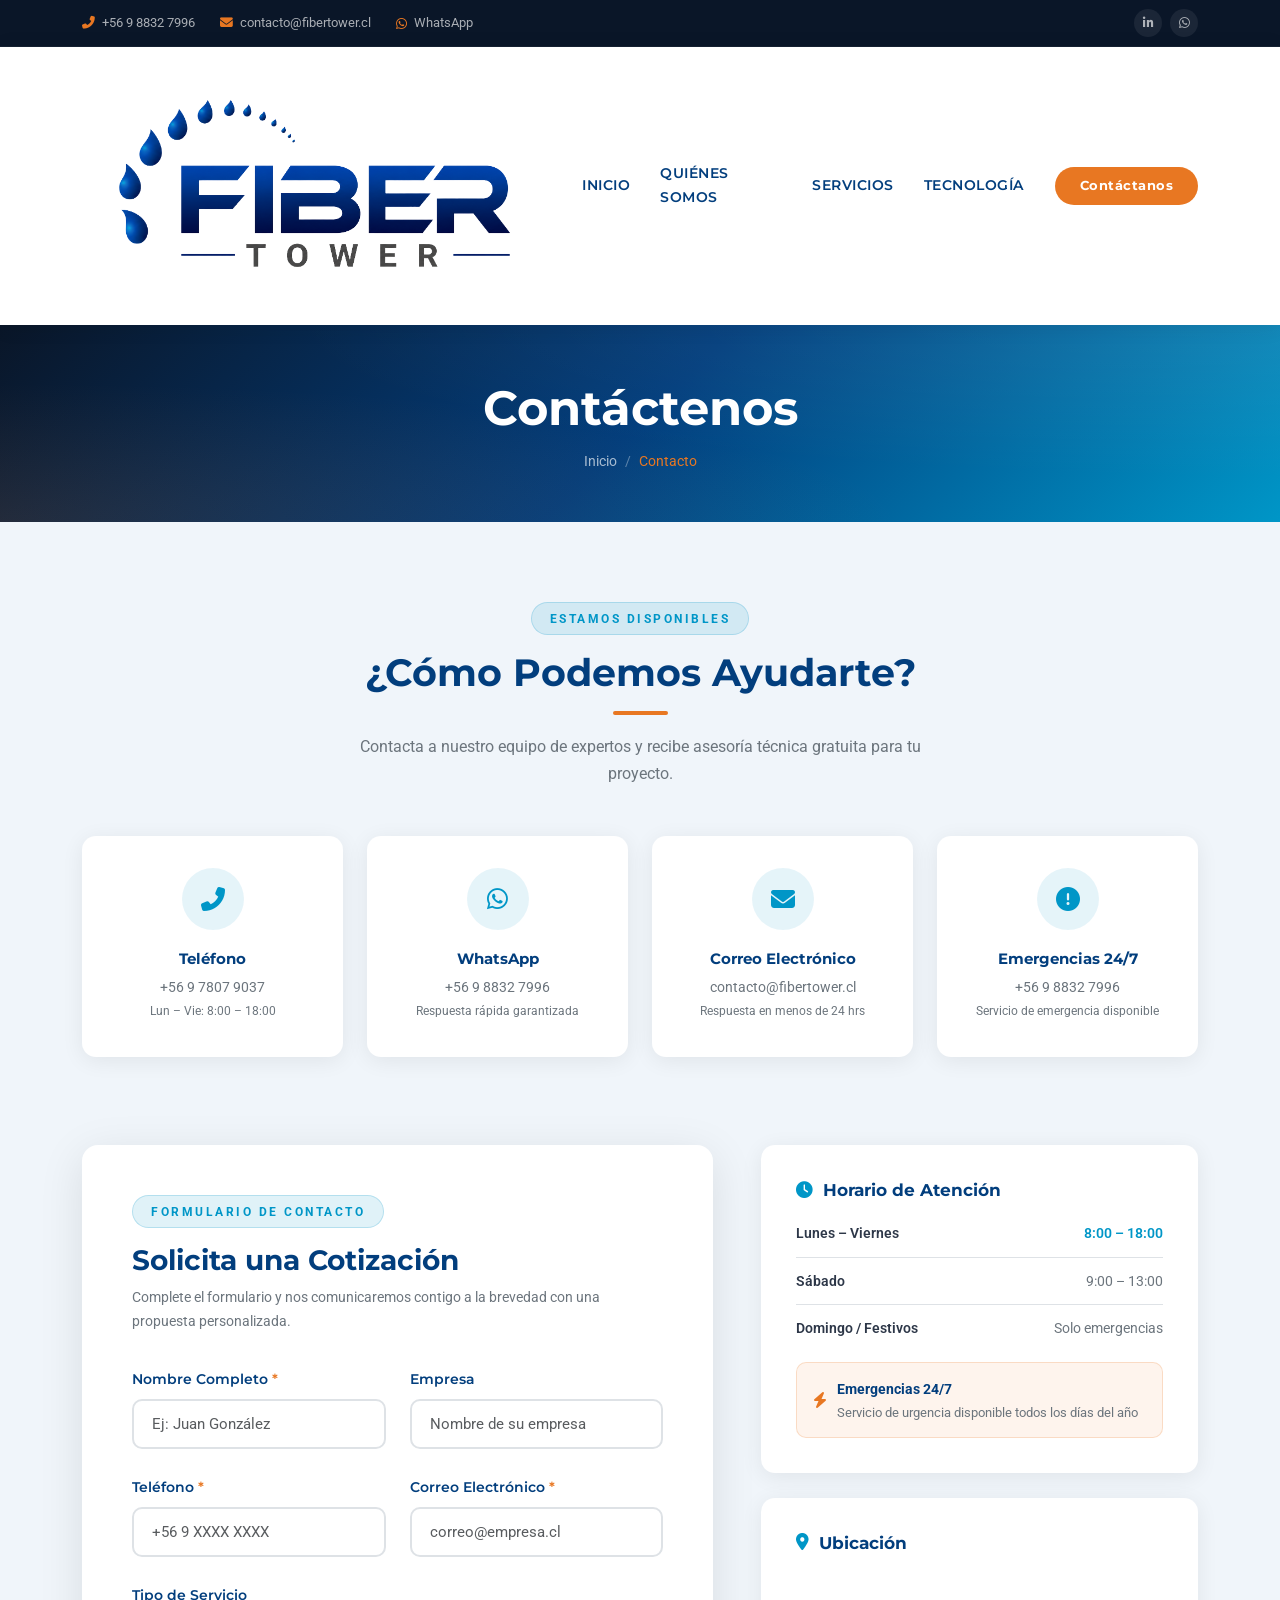
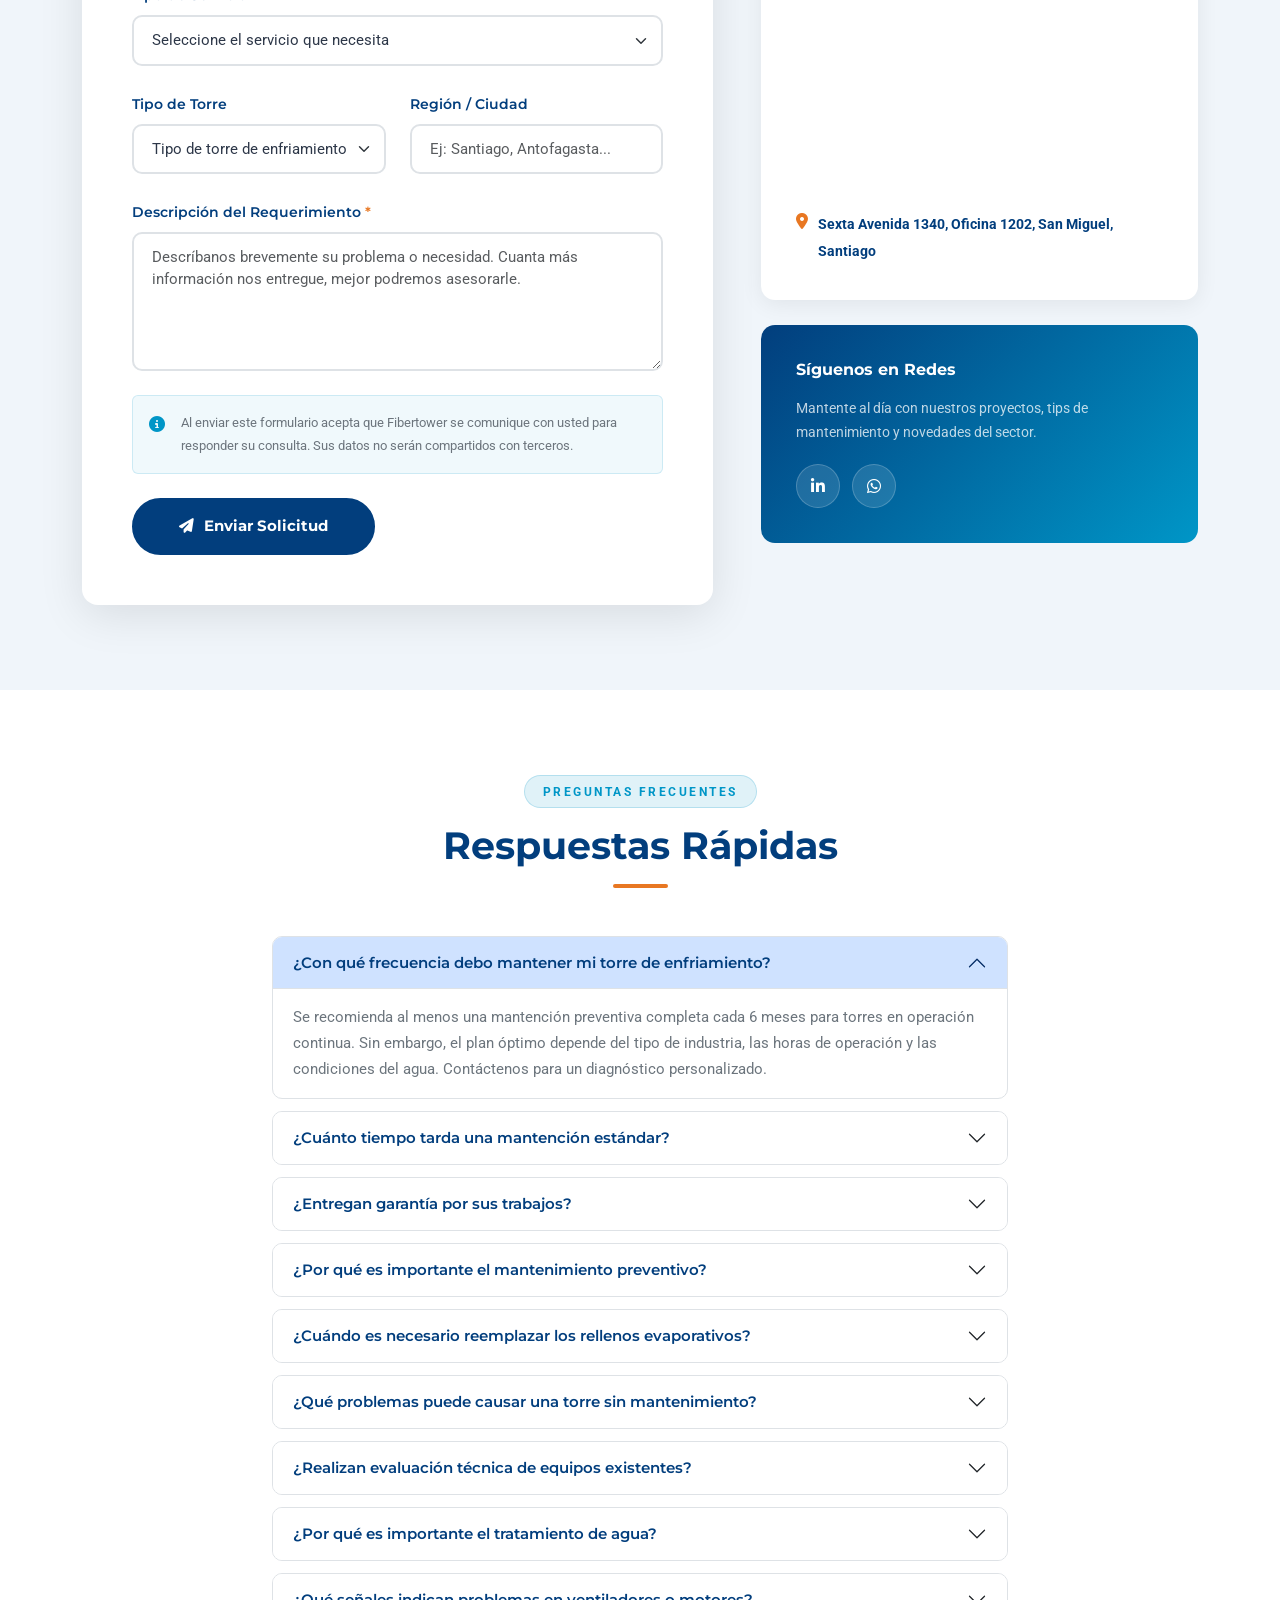
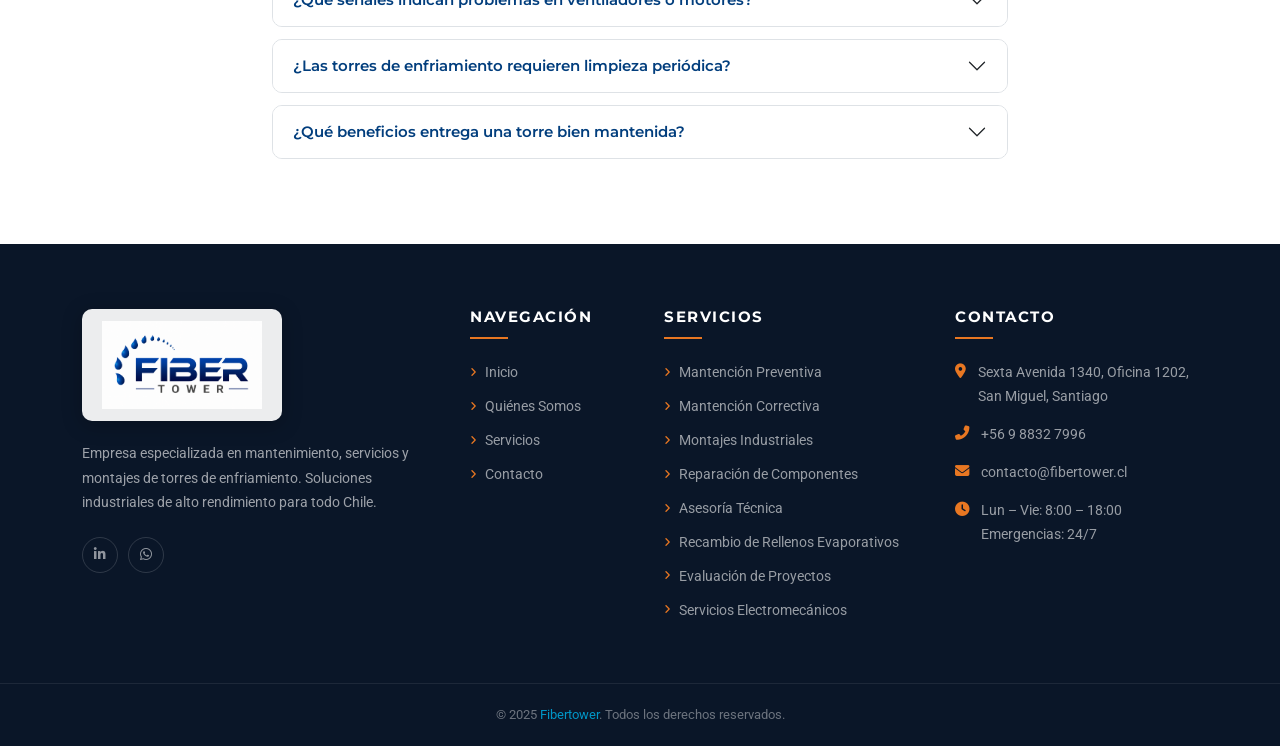
<file: contactanos/index.html>
<!DOCTYPE html>
<html lang="es">
<head>
  <meta charset="UTF-8">
  <meta name="viewport" content="width=device-width, initial-scale=1.0">
  <meta name="description" content="Contáctanos para mantención de torres de enfriamiento, rellenos evaporativos y servicios industriales en Chile. Atención en Santiago y todo el país. Cotización gratuita.">
  <title>Contacto | Mantención Torres de Enfriamiento Chile | Fibertower</title>
  <meta name="keywords" content="contacto torres de enfriamiento Chile, cotización mantención torres enfriamiento, Fibertower Santiago">
  <link rel="canonical" href="https://fibertower.cl/contactanos/">
  <meta property="og:title" content="Contacto | Torres de Enfriamiento Chile | Fibertower">
  <meta property="og:description" content="Contáctanos para mantención de torres de enfriamiento y rellenos evaporativos en Chile. Cotización gratuita. Atención en Santiago y todo el país.">
  <meta property="og:url" content="https://fibertower.cl/contactanos/">
  <meta property="og:type" content="website">
  <meta property="og:locale" content="es_CL">
  <link rel="icon" href="../logofiber.png">
  <script type="application/ld+json">
  {
    "@context": "https://schema.org",
    "@type": "ContactPage",
    "name": "Contacto Fibertower",
    "description": "Contáctanos para solicitar cotización de mantención de torres de enfriamiento, rellenos evaporativos y servicios industriales en Chile.",
    "url": "https://fibertower.cl/contactanos/",
    "mainEntity": {
      "@type": "LocalBusiness",
      "name": "Fibertower",
      "telephone": "+56978079037",
      "email": "contacto@fibertower.cl",
      "address": {
        "@type": "PostalAddress",
        "streetAddress": "Sexta Avenida 1340, Oficina 1202",
        "addressLocality": "San Miguel",
        "addressRegion": "Región Metropolitana",
        "addressCountry": "CL"
      },
      "openingHours": "Mo-Fr 08:00-18:00",
      "contactPoint": {
        "@type": "ContactPoint",
        "telephone": "+56978079037",
        "contactType": "customer service",
        "availableLanguage": "Spanish",
        "areaServed": "CL"
      }
    }
  }
  </script>
  <script type="application/ld+json">
  {
    "@context": "https://schema.org",
    "@type": "FAQPage",
    "mainEntity": [
      {
        "@type": "Question",
        "name": "¿Con qué frecuencia debo mantener mi torre de enfriamiento?",
        "acceptedAnswer": {"@type": "Answer", "text": "Se recomienda al menos una mantención preventiva completa cada 6 meses para torres en operación continua. Sin embargo, el plan óptimo depende del tipo de industria, las horas de operación y las condiciones del agua."}
      },
      {
        "@type": "Question",
        "name": "¿Cuánto tiempo tarda una mantención estándar de torre de enfriamiento?",
        "acceptedAnswer": {"@type": "Answer", "text": "Una mantención preventiva estándar de una torre de mediana escala toma entre 1 y 2 días de trabajo. Para torres más grandes o cuando se detectan fallas que requieren reparación, el plazo puede extenderse."}
      },
      {
        "@type": "Question",
        "name": "¿Entregan garantía por sus trabajos de mantención?",
        "acceptedAnswer": {"@type": "Answer", "text": "Sí, todos nuestros trabajos tienen garantía. Los plazos varían según el tipo de servicio: mantenciones (3 meses), reemplazo de componentes (6 a 12 meses según pieza) y montajes nuevos (12 meses). Además entregamos informe técnico detallado de cada intervención."}
      },
      {
        "@type": "Question",
        "name": "¿Por qué es importante el mantenimiento preventivo de torres de enfriamiento?",
        "acceptedAnswer": {"@type": "Answer", "text": "El mantenimiento preventivo permite detectar desgaste, incrustaciones, corrosión y fallas mecánicas antes de que afecten el rendimiento de la torre. Esto ayuda a reducir paradas no programadas, mejorar la eficiencia térmica y prolongar la vida útil del sistema."}
      },
      {
        "@type": "Question",
        "name": "¿Cuándo es necesario reemplazar los rellenos evaporativos?",
        "acceptedAnswer": {"@type": "Answer", "text": "Los rellenos deben evaluarse cuando presentan incrustaciones, deformaciones, roturas o pérdida de capacidad de intercambio térmico. Un relleno deteriorado puede disminuir significativamente la eficiencia de enfriamiento y aumentar el consumo energético."}
      },
      {
        "@type": "Question",
        "name": "¿Qué problemas puede causar una torre de enfriamiento sin mantenimiento?",
        "acceptedAnswer": {"@type": "Answer", "text": "La falta de mantenimiento puede provocar acumulación de sedimentos, corrosión, crecimiento bacteriano, vibraciones excesivas y disminución del rendimiento térmico. Además puede aumentar el riesgo de fallas mecánicas y detenciones operacionales."}
      },
      {
        "@type": "Question",
        "name": "¿Realizan evaluación técnica de equipos de torres de enfriamiento existentes?",
        "acceptedAnswer": {"@type": "Answer", "text": "Sí. Realizamos inspecciones técnicas para evaluar el estado general de la torre, componentes mecánicos, rellenos, ventiladores y condiciones operacionales, entregando recomendaciones orientadas a optimizar el rendimiento y la confiabilidad del sistema."}
      },
      {
        "@type": "Question",
        "name": "¿Por qué es importante el tratamiento de agua en torres de enfriamiento?",
        "acceptedAnswer": {"@type": "Answer", "text": "El tratamiento adecuado del agua ayuda a prevenir incrustaciones, corrosión y proliferación bacteriana, mejorando la eficiencia del sistema y reduciendo el desgaste de componentes internos."}
      },
      {
        "@type": "Question",
        "name": "¿Qué señales indican problemas en ventiladores o motores de torres de enfriamiento?",
        "acceptedAnswer": {"@type": "Answer", "text": "Vibraciones anormales, ruidos excesivos, aumento de temperatura, consumo eléctrico elevado o pérdida de rendimiento pueden indicar problemas de balanceo, alineación o desgaste mecánico."}
      },
      {
        "@type": "Question",
        "name": "¿Las torres de enfriamiento requieren limpieza periódica?",
        "acceptedAnswer": {"@type": "Answer", "text": "Sí. La limpieza periódica es fundamental para mantener la eficiencia térmica, evitar acumulación de sedimentos y reducir riesgos asociados a contaminación biológica y Legionella."}
      },
      {
        "@type": "Question",
        "name": "¿Qué beneficios entrega una torre de enfriamiento bien mantenida?",
        "acceptedAnswer": {"@type": "Answer", "text": "Una torre correctamente mantenida mejora la eficiencia energética, reduce costos operacionales, disminuye fallas mecánicas y prolonga la vida útil de los equipos asociados."}
      }
    ]
  }
  </script>
  <script type="application/ld+json">
  {
    "@context": "https://schema.org",
    "@type": "BreadcrumbList",
    "itemListElement": [
      {"@type": "ListItem", "position": 1, "name": "Inicio", "item": "https://fibertower.cl/"},
      {"@type": "ListItem", "position": 2, "name": "Contacto", "item": "https://fibertower.cl/contactanos/"}
    ]
  }
  </script>
  <link rel="preconnect" href="https://fonts.googleapis.com">
  <link rel="preconnect" href="https://fonts.gstatic.com" crossorigin>
  <link href="https://fonts.googleapis.com/css2?family=Montserrat:wght@400;500;600;700;800;900&family=Roboto:wght@300;400;500&display=swap" rel="stylesheet">
  <link href="https://cdn.jsdelivr.net/npm/bootstrap@5.3.0/dist/css/bootstrap.min.css" rel="stylesheet">
  <link href="https://cdnjs.cloudflare.com/ajax/libs/font-awesome/6.4.0/css/all.min.css" rel="stylesheet">
  <link href="../css/style.css" rel="stylesheet">
</head>
<body>

<!-- TOP BAR -->
<div class="top-bar">
  <div class="container">
    <div class="row align-items-center">
      <div class="col-lg-7">
        <ul class="contact-info mb-0">
          <li><i class="fas fa-phone-alt"></i> +56 9 8832 7996</li>
          <li><i class="fas fa-envelope"></i> contacto@fibertower.cl</li>
          <li><i class="fab fa-whatsapp"></i> WhatsApp</li>
        </ul>
      </div>
      <div class="col-lg-5">
        <div class="social-icons">
          <a href="https://www.linkedin.com/company/fibertowerchile/" target="_blank"><i class="fab fa-linkedin-in"></i></a>
          <a href="https://wa.me/56988327996" target="_blank"><i class="fab fa-whatsapp"></i></a>
        </div>
      </div>
    </div>
  </div>
</div>

<!-- NAVBAR -->
<nav class="navbar navbar-expand-lg main-navbar">
  <div class="container">
    <a class="navbar-brand" href="/">
      <img src="../images/newlogo_transparente_normal.png" alt="Fibertower Logo" class="d-none d-lg-block">
      <img src="../images/newlogo_blanco.png" alt="Fibertower Logo" class="d-lg-none">
    </a>
    <button class="navbar-toggler" type="button" data-bs-toggle="collapse" data-bs-target="#navMain">
      <span class="navbar-toggler-icon"></span>
    </button>
    <div class="collapse navbar-collapse" id="navMain">
      <ul class="navbar-nav ms-auto align-items-lg-center">
        <li class="nav-item"><a class="nav-link" href="/">Inicio</a></li>
        <li class="nav-item"><a class="nav-link" href="/nosotros/">Quiénes Somos</a></li>
        <li class="nav-item"><a class="nav-link" href="/servicios/">Servicios</a></li>
        <li class="nav-item"><a class="nav-link" href="/tecnologia/">Tecnología</a></li>
        <li class="nav-item ms-lg-3">
          <a class="btn btn-sm px-4 py-2 fw-bold text-white rounded-pill"
             href="/contactanos/"
             style="background: var(--accent); font-family: 'Montserrat', sans-serif; font-size: 0.82rem; letter-spacing: 0.5px;">
            Contáctanos
          </a>
        </li>
      </ul>
    </div>
  </div>
</nav>

<!-- PAGE HEADER -->
<div class="page-header">
  <div class="container">
    <h1>Contáctenos</h1>
    <nav aria-label="breadcrumb">
      <ol class="breadcrumb justify-content-center">
        <li class="breadcrumb-item"><a href="/">Inicio</a></li>
        <li class="breadcrumb-item active">Contacto</li>
      </ol>
    </nav>
  </div>
</div>

<!-- CONTACT INFO CARDS -->
<section style="padding: 80px 0 40px; background: var(--light);">
  <div class="container">
    <div class="row justify-content-center text-center mb-5">
      <div class="col-lg-7">
        <span class="section-label">Estamos Disponibles</span>
        <h2 class="section-title">¿Cómo Podemos Ayudarte?</h2>
        <div class="section-divider center"></div>
        <p class="section-subtitle">Contacta a nuestro equipo de expertos y recibe asesoría técnica gratuita para tu proyecto.</p>
      </div>
    </div>
    <div class="row g-4 mb-5">
      <div class="col-md-6 col-lg-3">
        <div class="contact-info-card">
          <div class="ci-icon"><i class="fas fa-phone-alt"></i></div>
          <h5>Teléfono</h5>
          <p>
            <a href="tel:+56978079037">+56 9 7807 9037</a><br>
            <small style="color: var(--gray);">Lun – Vie: 8:00 – 18:00</small>
          </p>
        </div>
      </div>
      <div class="col-md-6 col-lg-3">
        <div class="contact-info-card">
          <div class="ci-icon"><i class="fab fa-whatsapp"></i></div>
          <h5>WhatsApp</h5>
          <p>
            <a href="https://wa.me/56988327996">+56 9 8832 7996</a><br>
            <small>Respuesta rápida garantizada</small>
          </p>
        </div>
      </div>
      <div class="col-md-6 col-lg-3">
        <div class="contact-info-card">
          <div class="ci-icon"><i class="fas fa-envelope"></i></div>
          <h5>Correo Electrónico</h5>
          <p>
            <a href="mailto:contacto@fibertower.cl">contacto@fibertower.cl</a><br>
            <small>Respuesta en menos de 24 hrs</small>
          </p>
        </div>
      </div>
      <div class="col-md-6 col-lg-3">
        <div class="contact-info-card">
          <div class="ci-icon"><i class="fas fa-exclamation-circle"></i></div>
          <h5>Emergencias 24/7</h5>
          <p>
            <a href="tel:+56988327996">+56 9 8832 7996</a><br>
            <small>Servicio de emergencia disponible</small>
          </p>
        </div>
      </div>
    </div>
  </div>
</section>

<!-- CONTACT FORM -->
<section style="padding: 0 0 85px; background: var(--light);">
  <div class="container">
    <div class="row g-5 align-items-start">
      <!-- Form -->
      <div class="col-lg-7">
        <div class="contact-form-box">
          <span class="section-label mb-3 d-inline-block">Formulario de Contacto</span>
          <h3 style="color: var(--primary); margin-bottom: 8px;">Solicita una Cotización</h3>
          <p style="color: var(--gray); font-size: 0.9rem; margin-bottom: 30px;">Complete el formulario y nos comunicaremos contigo a la brevedad con una propuesta personalizada.</p>
          <form id="contactForm">
            <input type="hidden" name="_subject" value="Nueva solicitud de cotización — Fibertower">
            <input type="hidden" name="_template" value="table">
            <div class="row g-4">
              <div class="col-md-6">
                <label class="form-label">Nombre Completo <span style="color: var(--accent);">*</span></label>
                <input type="text" name="nombre" class="form-control" placeholder="Ej: Juan González" required>
              </div>
              <div class="col-md-6">
                <label class="form-label">Empresa</label>
                <input type="text" name="empresa" class="form-control" placeholder="Nombre de su empresa">
              </div>
              <div class="col-md-6">
                <label class="form-label">Teléfono <span style="color: var(--accent);">*</span></label>
                <input type="tel" name="telefono" class="form-control" placeholder="+56 9 XXXX XXXX" required>
              </div>
              <div class="col-md-6">
                <label class="form-label">Correo Electrónico <span style="color: var(--accent);">*</span></label>
                <input type="email" name="email" class="form-control" placeholder="correo@empresa.cl" required>
              </div>
              <div class="col-12">
                <label class="form-label">Tipo de Servicio</label>
                <select name="servicio" class="form-select">
                  <option value="" disabled selected>Seleccione el servicio que necesita</option>
                  <option>Mantención Preventiva</option>
                  <option>Mantención Correctiva / Emergencia</option>
                  <option>Montaje e Instalación</option>
                  <option>Reparación de Componentes</option>
                  <option>Recambio de Rellenos Evaporativos</option>
                  <option>Evaluación de Proyectos</option>
                  <option>Servicios Electromecánicos</option>
                  <option>Inspección Técnica</option>
                  <option>Asesoría Técnica</option>
                  <option>Contrato de Servicio Anual</option>
                  <option>Otro</option>
                </select>
              </div>
              <div class="col-md-6">
                <label class="form-label">Tipo de Torre</label>
                <select name="tipo_torre" class="form-select">
                  <option value="" disabled selected>Tipo de torre de enfriamiento</option>
                  <option>Torre de Tiro Mecánico</option>
                  <option>Torre de Tiro Natural</option>
                  <option>Torre de Contraflujo</option>
                  <option>Torre de Flujo Cruzado</option>
                  <option>Sistema de Enfriamiento Cerrado</option>
                  <option>No lo sé / Necesito diagnóstico</option>
                </select>
              </div>
              <div class="col-md-6">
                <label class="form-label">Región / Ciudad</label>
                <input type="text" name="ciudad" class="form-control" placeholder="Ej: Santiago, Antofagasta...">
              </div>
              <div class="col-12">
                <label class="form-label">Descripción del Requerimiento <span style="color: var(--accent);">*</span></label>
                <textarea name="mensaje" class="form-control" rows="5" placeholder="Descríbanos brevemente su problema o necesidad. Cuanta más información nos entregue, mejor podremos asesorarle." required></textarea>
              </div>
              <div class="col-12">
                <div class="d-flex align-items-start gap-3 p-3 rounded" style="background: rgba(0,150,199,0.06); border: 1px solid rgba(0,150,199,0.15);">
                  <i class="fas fa-info-circle mt-1" style="color: var(--secondary);"></i>
                  <p style="font-size: 0.82rem; color: var(--gray); margin: 0;">
                    Al enviar este formulario acepta que Fibertower se comunique con usted para responder su consulta. Sus datos no serán compartidos con terceros.
                  </p>
                </div>
              </div>
              <div class="col-12">
                <button type="submit" class="btn-submit">
                  <i class="fas fa-paper-plane"></i>
                  Enviar Solicitud
                </button>
              </div>
            </div>
          </form>
        </div>
      </div>

      <!-- Info lateral -->
      <div class="col-lg-5">
        <!-- Horarios -->
        <div style="background: white; border-radius: 14px; padding: 35px; box-shadow: 0 4px 22px rgba(0,0,0,0.07); margin-bottom: 25px;">
          <h5 style="color: var(--primary); margin-bottom: 22px; font-size: 1.05rem; display: flex; align-items: center; gap: 10px;">
            <i class="fas fa-clock" style="color: var(--secondary);"></i> Horario de Atención
          </h5>
          <div style="display: flex; flex-direction: column; gap: 12px;">
            <div style="display: flex; justify-content: space-between; padding-bottom: 10px; border-bottom: 1px solid var(--border);">
              <span style="font-weight: 600; color: var(--text); font-size: 0.9rem;">Lunes – Viernes</span>
              <span style="color: var(--secondary); font-weight: 600; font-size: 0.9rem;">8:00 – 18:00</span>
            </div>
            <div style="display: flex; justify-content: space-between; padding-bottom: 10px; border-bottom: 1px solid var(--border);">
              <span style="font-weight: 600; color: var(--text); font-size: 0.9rem;">Sábado</span>
              <span style="color: var(--gray); font-size: 0.9rem;">9:00 – 13:00</span>
            </div>
            <div style="display: flex; justify-content: space-between;">
              <span style="font-weight: 600; color: var(--text); font-size: 0.9rem;">Domingo / Festivos</span>
              <span style="color: var(--gray); font-size: 0.9rem;">Solo emergencias</span>
            </div>
            <div style="background: rgba(232,119,34,0.08); border-radius: 10px; padding: 12px 16px; border: 1px solid rgba(232,119,34,0.2); margin-top: 8px;">
              <div style="display: flex; align-items: center; gap: 10px;">
                <i class="fas fa-bolt" style="color: var(--accent);"></i>
                <div>
                  <strong style="color: var(--primary); font-size: 0.9rem;">Emergencias 24/7</strong>
                  <p style="margin: 0; font-size: 0.82rem; color: var(--gray);">Servicio de urgencia disponible todos los días del año</p>
                </div>
              </div>
            </div>
          </div>
        </div>

        <!-- Ubicación -->
        <div style="background: white; border-radius: 14px; padding: 35px; box-shadow: 0 4px 22px rgba(0,0,0,0.07); margin-bottom: 25px;">
          <h5 style="color: var(--primary); margin-bottom: 22px; font-size: 1.05rem; display: flex; align-items: center; gap: 10px;">
            <i class="fas fa-map-marker-alt" style="color: var(--secondary);"></i> Ubicación
          </h5>
          <iframe
            src="https://maps.google.com/maps?q=Sexta+Avenida+1340,+San+Miguel,+Santiago,+Chile&output=embed"
            width="100%" height="220" style="border:0; border-radius:10px; margin-bottom:15px; display:block;"
            allowfullscreen loading="lazy" referrerpolicy="no-referrer-when-downgrade">
          </iframe>
          <div style="display: flex; gap: 10px; align-items: flex-start;">
            <i class="fas fa-map-marker-alt" style="color: var(--accent); margin-top: 3px;"></i>
            <div>
              <strong style="color: var(--primary); font-size: 0.9rem;">Sexta Avenida 1340, Oficina 1202, San Miguel, Santiago</strong>
            </div>
          </div>
        </div>

        <!-- Redes Sociales -->
        <div style="background: linear-gradient(135deg, var(--primary) 0%, var(--secondary) 100%); border-radius: 14px; padding: 35px;">
          <h5 style="color: white; margin-bottom: 18px; font-size: 1rem;">Síguenos en Redes</h5>
          <p style="color: rgba(255,255,255,0.75); font-size: 0.87rem; margin-bottom: 20px;">Mantente al día con nuestros proyectos, tips de mantenimiento y novedades del sector.</p>
          <div style="display: flex; gap: 12px; flex-wrap: wrap;">
            <a href="https://www.linkedin.com/company/fibertowerchile/" target="_blank" style="background: rgba(255,255,255,0.12); color: white; width: 44px; height: 44px; border-radius: 50%; display: flex; align-items: center; justify-content: center; font-size: 1rem; transition: all 0.3s; border: 1px solid rgba(255,255,255,0.2);"
               onmouseover="this.style.background='rgba(255,255,255,0.25)'"
               onmouseout="this.style.background='rgba(255,255,255,0.12)'">
              <i class="fab fa-linkedin-in"></i>
            </a>
            <a href="https://wa.me/56988327996" target="_blank" style="background: rgba(255,255,255,0.12); color: white; width: 44px; height: 44px; border-radius: 50%; display: flex; align-items: center; justify-content: center; font-size: 1rem; transition: all 0.3s; border: 1px solid rgba(255,255,255,0.2);"
               onmouseover="this.style.background='rgba(255,255,255,0.25)'"
               onmouseout="this.style.background='rgba(255,255,255,0.12)'">
              <i class="fab fa-whatsapp"></i>
            </a>
          </div>
        </div>
      </div>
    </div>
  </div>
</section>

<!-- FAQ -->
<section style="padding: 85px 0; background: white;">
  <div class="container">
    <div class="row justify-content-center">
      <div class="col-lg-8">
        <div class="text-center mb-5">
          <span class="section-label">Preguntas Frecuentes</span>
          <h2 class="section-title">Respuestas Rápidas</h2>
          <div class="section-divider center"></div>
        </div>
        <div class="accordion" id="faqAccordion">
          <div class="accordion-item" style="border: 1px solid var(--border); border-radius: 10px; margin-bottom: 12px; overflow: hidden;">
            <h2 class="accordion-header">
              <button class="accordion-button" type="button" data-bs-toggle="collapse" data-bs-target="#faq1"
                      style="font-family: 'Montserrat',sans-serif; font-weight: 600; font-size: 0.95rem; color: var(--primary);">
                ¿Con qué frecuencia debo mantener mi torre de enfriamiento?
              </button>
            </h2>
            <div id="faq1" class="accordion-collapse collapse show" data-bs-parent="#faqAccordion">
              <div class="accordion-body" style="color: var(--gray); font-size: 0.92rem; line-height: 1.75;">
                Se recomienda al menos una mantención preventiva completa cada 6 meses para torres en operación continua. Sin embargo, el plan óptimo depende del tipo de industria, las horas de operación y las condiciones del agua. Contáctenos para un diagnóstico personalizado.
              </div>
            </div>
          </div>
          <div class="accordion-item" style="border: 1px solid var(--border); border-radius: 10px; margin-bottom: 12px; overflow: hidden;">
            <h2 class="accordion-header">
              <button class="accordion-button collapsed" type="button" data-bs-toggle="collapse" data-bs-target="#faq3"
                      style="font-family: 'Montserrat',sans-serif; font-weight: 600; font-size: 0.95rem; color: var(--primary);">
                ¿Cuánto tiempo tarda una mantención estándar?
              </button>
            </h2>
            <div id="faq3" class="accordion-collapse collapse" data-bs-parent="#faqAccordion">
              <div class="accordion-body" style="color: var(--gray); font-size: 0.92rem; line-height: 1.75;">
                Una mantención preventiva estándar de una torre de mediana escala toma entre 1 y 2 días de trabajo. Para torres más grandes o cuando se detectan fallas que requieren reparación, el plazo puede extenderse. Siempre le informaremos el tiempo estimado antes de iniciar los trabajos.
              </div>
            </div>
          </div>
          <div class="accordion-item" style="border: 1px solid var(--border); border-radius: 10px; margin-bottom: 12px; overflow: hidden;">
            <h2 class="accordion-header">
              <button class="accordion-button collapsed" type="button" data-bs-toggle="collapse" data-bs-target="#faq4"
                      style="font-family: 'Montserrat',sans-serif; font-weight: 600; font-size: 0.95rem; color: var(--primary);">
                ¿Entregan garantía por sus trabajos?
              </button>
            </h2>
            <div id="faq4" class="accordion-collapse collapse" data-bs-parent="#faqAccordion">
              <div class="accordion-body" style="color: var(--gray); font-size: 0.92rem; line-height: 1.75;">
                Sí, todos nuestros trabajos tienen garantía. Los plazos varían según el tipo de servicio: mantenciones (3 meses), reemplazo de componentes (6 a 12 meses según pieza) y montajes nuevos (12 meses). Además entregamos informe técnico detallado de cada intervención.
              </div>
            </div>
          </div>
          <div class="accordion-item" style="border: 1px solid var(--border); border-radius: 10px; margin-bottom: 12px; overflow: hidden;">
            <h2 class="accordion-header">
              <button class="accordion-button collapsed" type="button" data-bs-toggle="collapse" data-bs-target="#faq5"
                      style="font-family: 'Montserrat',sans-serif; font-weight: 600; font-size: 0.95rem; color: var(--primary);">
                ¿Por qué es importante el mantenimiento preventivo?
              </button>
            </h2>
            <div id="faq5" class="accordion-collapse collapse" data-bs-parent="#faqAccordion">
              <div class="accordion-body" style="color: var(--gray); font-size: 0.92rem; line-height: 1.75;">
                El mantenimiento preventivo permite detectar desgaste, incrustaciones, corrosión y fallas mecánicas antes de que afecten el rendimiento de la torre. Esto ayuda a reducir paradas no programadas, mejorar la eficiencia térmica y prolongar la vida útil del sistema.
              </div>
            </div>
          </div>
          <div class="accordion-item" style="border: 1px solid var(--border); border-radius: 10px; margin-bottom: 12px; overflow: hidden;">
            <h2 class="accordion-header">
              <button class="accordion-button collapsed" type="button" data-bs-toggle="collapse" data-bs-target="#faq6"
                      style="font-family: 'Montserrat',sans-serif; font-weight: 600; font-size: 0.95rem; color: var(--primary);">
                ¿Cuándo es necesario reemplazar los rellenos evaporativos?
              </button>
            </h2>
            <div id="faq6" class="accordion-collapse collapse" data-bs-parent="#faqAccordion">
              <div class="accordion-body" style="color: var(--gray); font-size: 0.92rem; line-height: 1.75;">
                Los rellenos deben evaluarse cuando presentan incrustaciones, deformaciones, roturas o pérdida de capacidad de intercambio térmico. Un relleno deteriorado puede disminuir significativamente la eficiencia de enfriamiento y aumentar el consumo energético.
              </div>
            </div>
          </div>
          <div class="accordion-item" style="border: 1px solid var(--border); border-radius: 10px; margin-bottom: 12px; overflow: hidden;">
            <h2 class="accordion-header">
              <button class="accordion-button collapsed" type="button" data-bs-toggle="collapse" data-bs-target="#faq7"
                      style="font-family: 'Montserrat',sans-serif; font-weight: 600; font-size: 0.95rem; color: var(--primary);">
                ¿Qué problemas puede causar una torre sin mantenimiento?
              </button>
            </h2>
            <div id="faq7" class="accordion-collapse collapse" data-bs-parent="#faqAccordion">
              <div class="accordion-body" style="color: var(--gray); font-size: 0.92rem; line-height: 1.75;">
                La falta de mantenimiento puede provocar acumulación de sedimentos, corrosión, crecimiento bacteriano, vibraciones excesivas y disminución del rendimiento térmico. Además, puede aumentar el riesgo de fallas mecánicas y detenciones operacionales.
              </div>
            </div>
          </div>
          <div class="accordion-item" style="border: 1px solid var(--border); border-radius: 10px; margin-bottom: 12px; overflow: hidden;">
            <h2 class="accordion-header">
              <button class="accordion-button collapsed" type="button" data-bs-toggle="collapse" data-bs-target="#faq8"
                      style="font-family: 'Montserrat',sans-serif; font-weight: 600; font-size: 0.95rem; color: var(--primary);">
                ¿Realizan evaluación técnica de equipos existentes?
              </button>
            </h2>
            <div id="faq8" class="accordion-collapse collapse" data-bs-parent="#faqAccordion">
              <div class="accordion-body" style="color: var(--gray); font-size: 0.92rem; line-height: 1.75;">
                Sí. Realizamos inspecciones técnicas para evaluar el estado general de la torre, componentes mecánicos, rellenos, ventiladores y condiciones operacionales, entregando recomendaciones orientadas a optimizar el rendimiento y la confiabilidad del sistema.
              </div>
            </div>
          </div>
          <div class="accordion-item" style="border: 1px solid var(--border); border-radius: 10px; margin-bottom: 12px; overflow: hidden;">
            <h2 class="accordion-header">
              <button class="accordion-button collapsed" type="button" data-bs-toggle="collapse" data-bs-target="#faq9"
                      style="font-family: 'Montserrat',sans-serif; font-weight: 600; font-size: 0.95rem; color: var(--primary);">
                ¿Por qué es importante el tratamiento de agua?
              </button>
            </h2>
            <div id="faq9" class="accordion-collapse collapse" data-bs-parent="#faqAccordion">
              <div class="accordion-body" style="color: var(--gray); font-size: 0.92rem; line-height: 1.75;">
                El tratamiento adecuado del agua ayuda a prevenir incrustaciones, corrosión y proliferación bacteriana, mejorando la eficiencia del sistema y reduciendo el desgaste de componentes internos.
              </div>
            </div>
          </div>
          <div class="accordion-item" style="border: 1px solid var(--border); border-radius: 10px; margin-bottom: 12px; overflow: hidden;">
            <h2 class="accordion-header">
              <button class="accordion-button collapsed" type="button" data-bs-toggle="collapse" data-bs-target="#faq10"
                      style="font-family: 'Montserrat',sans-serif; font-weight: 600; font-size: 0.95rem; color: var(--primary);">
                ¿Qué señales indican problemas en ventiladores o motores?
              </button>
            </h2>
            <div id="faq10" class="accordion-collapse collapse" data-bs-parent="#faqAccordion">
              <div class="accordion-body" style="color: var(--gray); font-size: 0.92rem; line-height: 1.75;">
                Vibraciones anormales, ruidos excesivos, aumento de temperatura, consumo eléctrico elevado o pérdida de rendimiento pueden indicar problemas de balanceo, alineación o desgaste mecánico.
              </div>
            </div>
          </div>
          <div class="accordion-item" style="border: 1px solid var(--border); border-radius: 10px; margin-bottom: 12px; overflow: hidden;">
            <h2 class="accordion-header">
              <button class="accordion-button collapsed" type="button" data-bs-toggle="collapse" data-bs-target="#faq11"
                      style="font-family: 'Montserrat',sans-serif; font-weight: 600; font-size: 0.95rem; color: var(--primary);">
                ¿Las torres de enfriamiento requieren limpieza periódica?
              </button>
            </h2>
            <div id="faq11" class="accordion-collapse collapse" data-bs-parent="#faqAccordion">
              <div class="accordion-body" style="color: var(--gray); font-size: 0.92rem; line-height: 1.75;">
                Sí. La limpieza periódica es fundamental para mantener la eficiencia térmica, evitar acumulación de sedimentos y reducir riesgos asociados a contaminación biológica y Legionella.
              </div>
            </div>
          </div>
          <div class="accordion-item" style="border: 1px solid var(--border); border-radius: 10px; overflow: hidden;">
            <h2 class="accordion-header">
              <button class="accordion-button collapsed" type="button" data-bs-toggle="collapse" data-bs-target="#faq12"
                      style="font-family: 'Montserrat',sans-serif; font-weight: 600; font-size: 0.95rem; color: var(--primary);">
                ¿Qué beneficios entrega una torre bien mantenida?
              </button>
            </h2>
            <div id="faq12" class="accordion-collapse collapse" data-bs-parent="#faqAccordion">
              <div class="accordion-body" style="color: var(--gray); font-size: 0.92rem; line-height: 1.75;">
                Una torre correctamente mantenida mejora la eficiencia energética, reduce costos operacionales, disminuye fallas mecánicas y prolonga la vida útil de los equipos asociados.
              </div>
            </div>
          </div>
        </div>
      </div>
    </div>
  </div>
</section>

<!-- FOOTER -->
<footer class="footer">
  <div class="container">
    <div class="row g-5">
      <div class="col-lg-4">
        <img src="../images/logopie.png" alt="Fibertower" class="footer-logo">
        <p class="footer-desc">Empresa especializada en mantenimiento, servicios y montajes de torres de enfriamiento. Soluciones industriales de alto rendimiento para todo Chile.</p>
        <div class="footer-social">
          <a href="https://www.linkedin.com/company/fibertowerchile/" target="_blank"><i class="fab fa-linkedin-in"></i></a>
          <a href="https://wa.me/56988327996" target="_blank"><i class="fab fa-whatsapp"></i></a>
        </div>
      </div>
      <div class="col-lg-2 col-md-4">
        <h5 class="footer-heading">Navegación</h5>
        <ul class="footer-links">
          <li><a href="/"><i class="fas fa-angle-right"></i> Inicio</a></li>
          <li><a href="/nosotros/"><i class="fas fa-angle-right"></i> Quiénes Somos</a></li>
          <li><a href="/servicios/"><i class="fas fa-angle-right"></i> Servicios</a></li>
          <li><a href="/contactanos/"><i class="fas fa-angle-right"></i> Contacto</a></li>
        </ul>
      </div>
      <div class="col-lg-3 col-md-4">
        <h5 class="footer-heading">Servicios</h5>
        <ul class="footer-links">
          <li><a href="/servicios/"><i class="fas fa-angle-right"></i> Mantención Preventiva</a></li>
          <li><a href="/servicios/"><i class="fas fa-angle-right"></i> Mantención Correctiva</a></li>
          <li><a href="/servicios/"><i class="fas fa-angle-right"></i> Montajes Industriales</a></li>
          <li><a href="/servicios/"><i class="fas fa-angle-right"></i> Reparación de Componentes</a></li>
          <li><a href="/servicios/"><i class="fas fa-angle-right"></i> Asesoría Técnica</a></li>
          <li><a href="/servicios/"><i class="fas fa-angle-right"></i> Recambio de Rellenos Evaporativos</a></li>
          <li><a href="/servicios/"><i class="fas fa-angle-right"></i> Evaluación de Proyectos</a></li>
          <li><a href="/servicios/"><i class="fas fa-angle-right"></i> Servicios Electromecánicos</a></li>
        </ul>
      </div>
      <div class="col-lg-3 col-md-4">
        <h5 class="footer-heading">Contacto</h5>
        <div class="footer-contact-item"><i class="fas fa-map-marker-alt"></i><span>Sexta Avenida 1340, Oficina 1202, San Miguel, Santiago</span></div>
        <div class="footer-contact-item"><i class="fas fa-phone-alt"></i><a href="tel:+56988327996">+56 9 8832 7996</a></div>
        <div class="footer-contact-item"><i class="fas fa-envelope"></i><a href="mailto:contacto@fibertower.cl">contacto@fibertower.cl</a></div>
        <div class="footer-contact-item"><i class="fas fa-clock"></i><span>Lun – Vie: 8:00 – 18:00<br>Emergencias: 24/7</span></div>
      </div>
    </div>
  </div>
  <div class="footer-bottom">
    <div class="container">
      <p class="mb-0">&copy; 2025 <a href="/">Fibertower</a>. Todos los derechos reservados.</p>
    </div>
  </div>
</footer>

<script src="https://cdn.jsdelivr.net/npm/bootstrap@5.3.0/dist/js/bootstrap.bundle.min.js"></script>
<script src="../js/main.js"></script>
<script>
(function() {
  var form = document.getElementById('contactForm');
  if (!form) return;
  form.addEventListener('submit', function(e) {
    e.preventDefault();
    e.stopPropagation();
    var btn = form.querySelector('.btn-submit');
    var orig = btn.innerHTML;
    btn.disabled = true;
    btn.innerHTML = '<i class="fas fa-spinner fa-spin"></i> Enviando...';
    fetch('https://formsubmit.co/ajax/fibertowerchile@gmail.com', {
      method: 'POST',
      headers: { 'Accept': 'application/json' },
      body: new FormData(form)
    })
    .then(function(r) { return r.json(); })
    .then(function() {
      btn.innerHTML = '<i class="fas fa-check"></i> ¡Solicitud enviada!';
      btn.style.background = '#28a745';
      form.reset();
      setTimeout(function() {
        btn.innerHTML = orig;
        btn.style.background = '';
        btn.disabled = false;
      }, 5000);
    })
    .catch(function() {
      btn.innerHTML = '<i class="fas fa-exclamation-triangle"></i> Error — intente de nuevo';
      btn.style.background = '#dc3545';
      setTimeout(function() {
        btn.innerHTML = orig;
        btn.style.background = '';
        btn.disabled = false;
      }, 5000);
    });
  }, true);
})();
</script>
<!-- Fibertower Tracker -->
<script src="../js/tracker.js"></script>
</body>
</html>
</file>
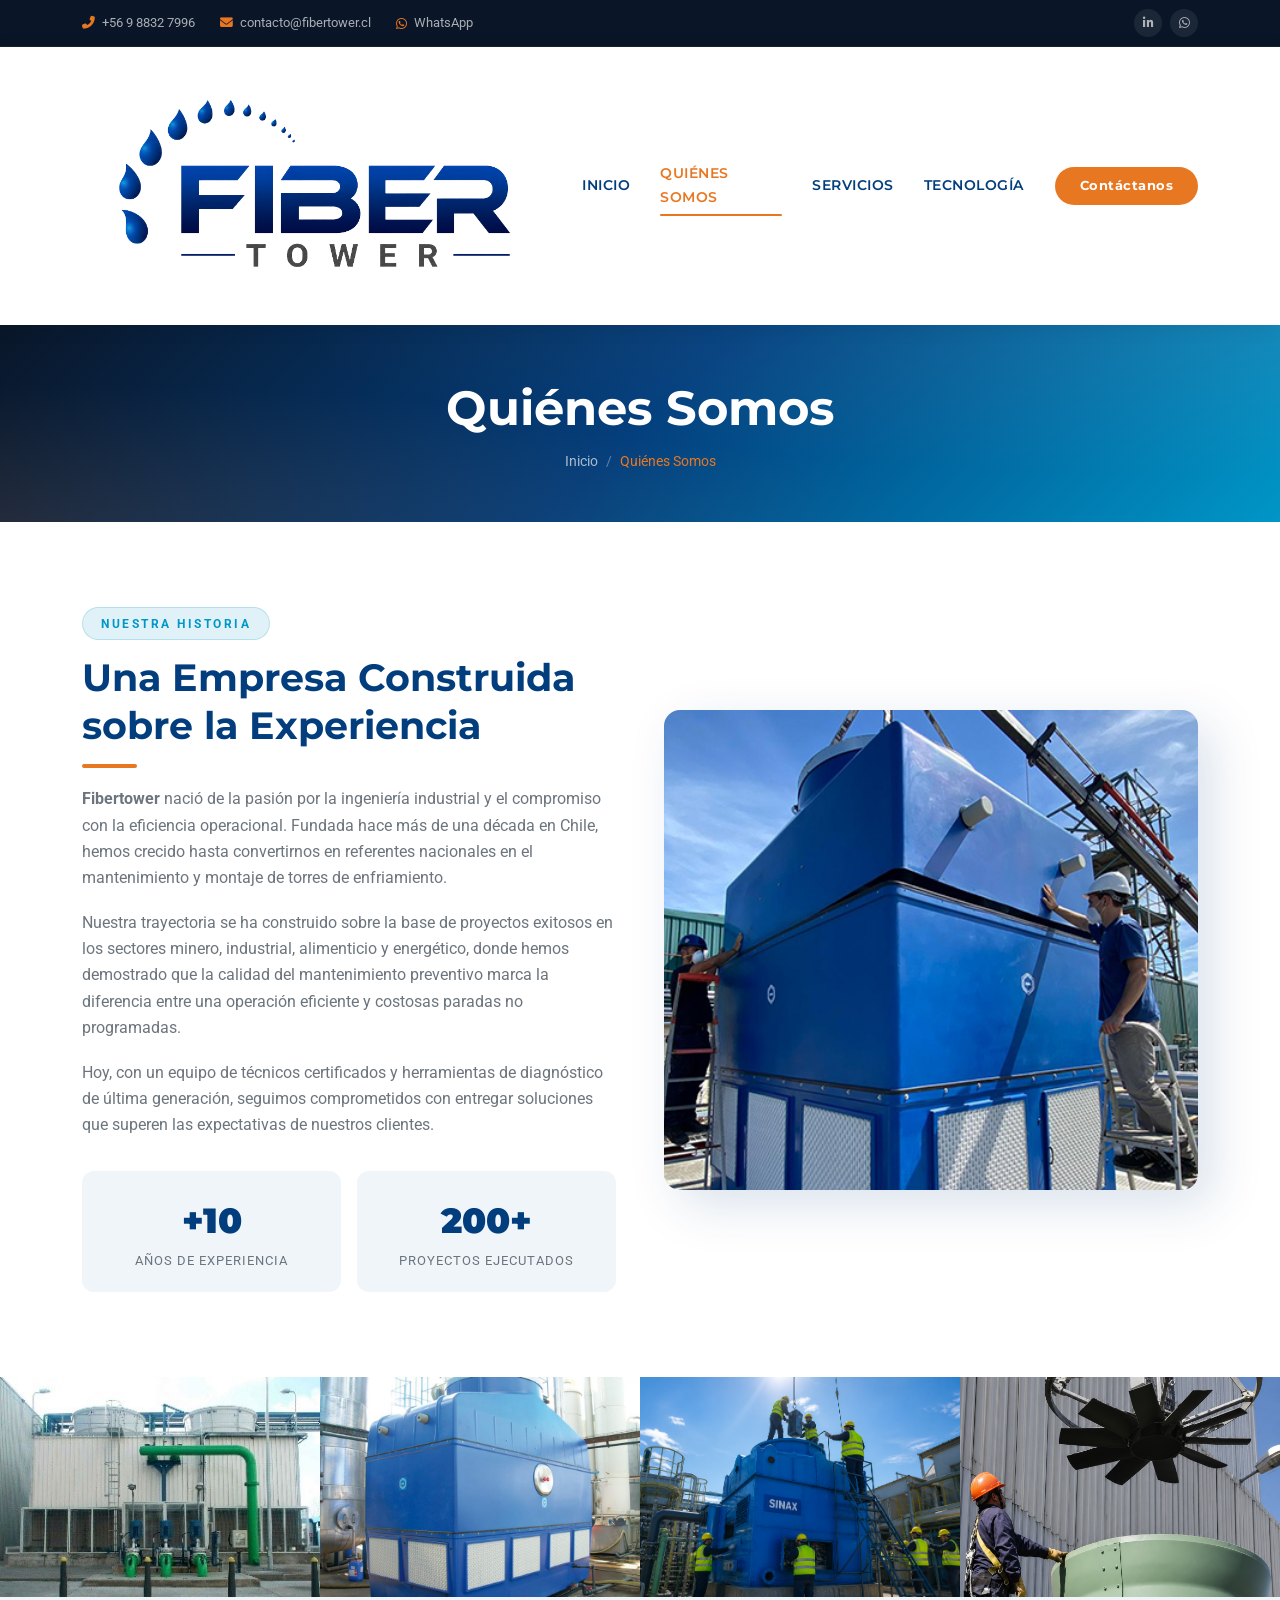
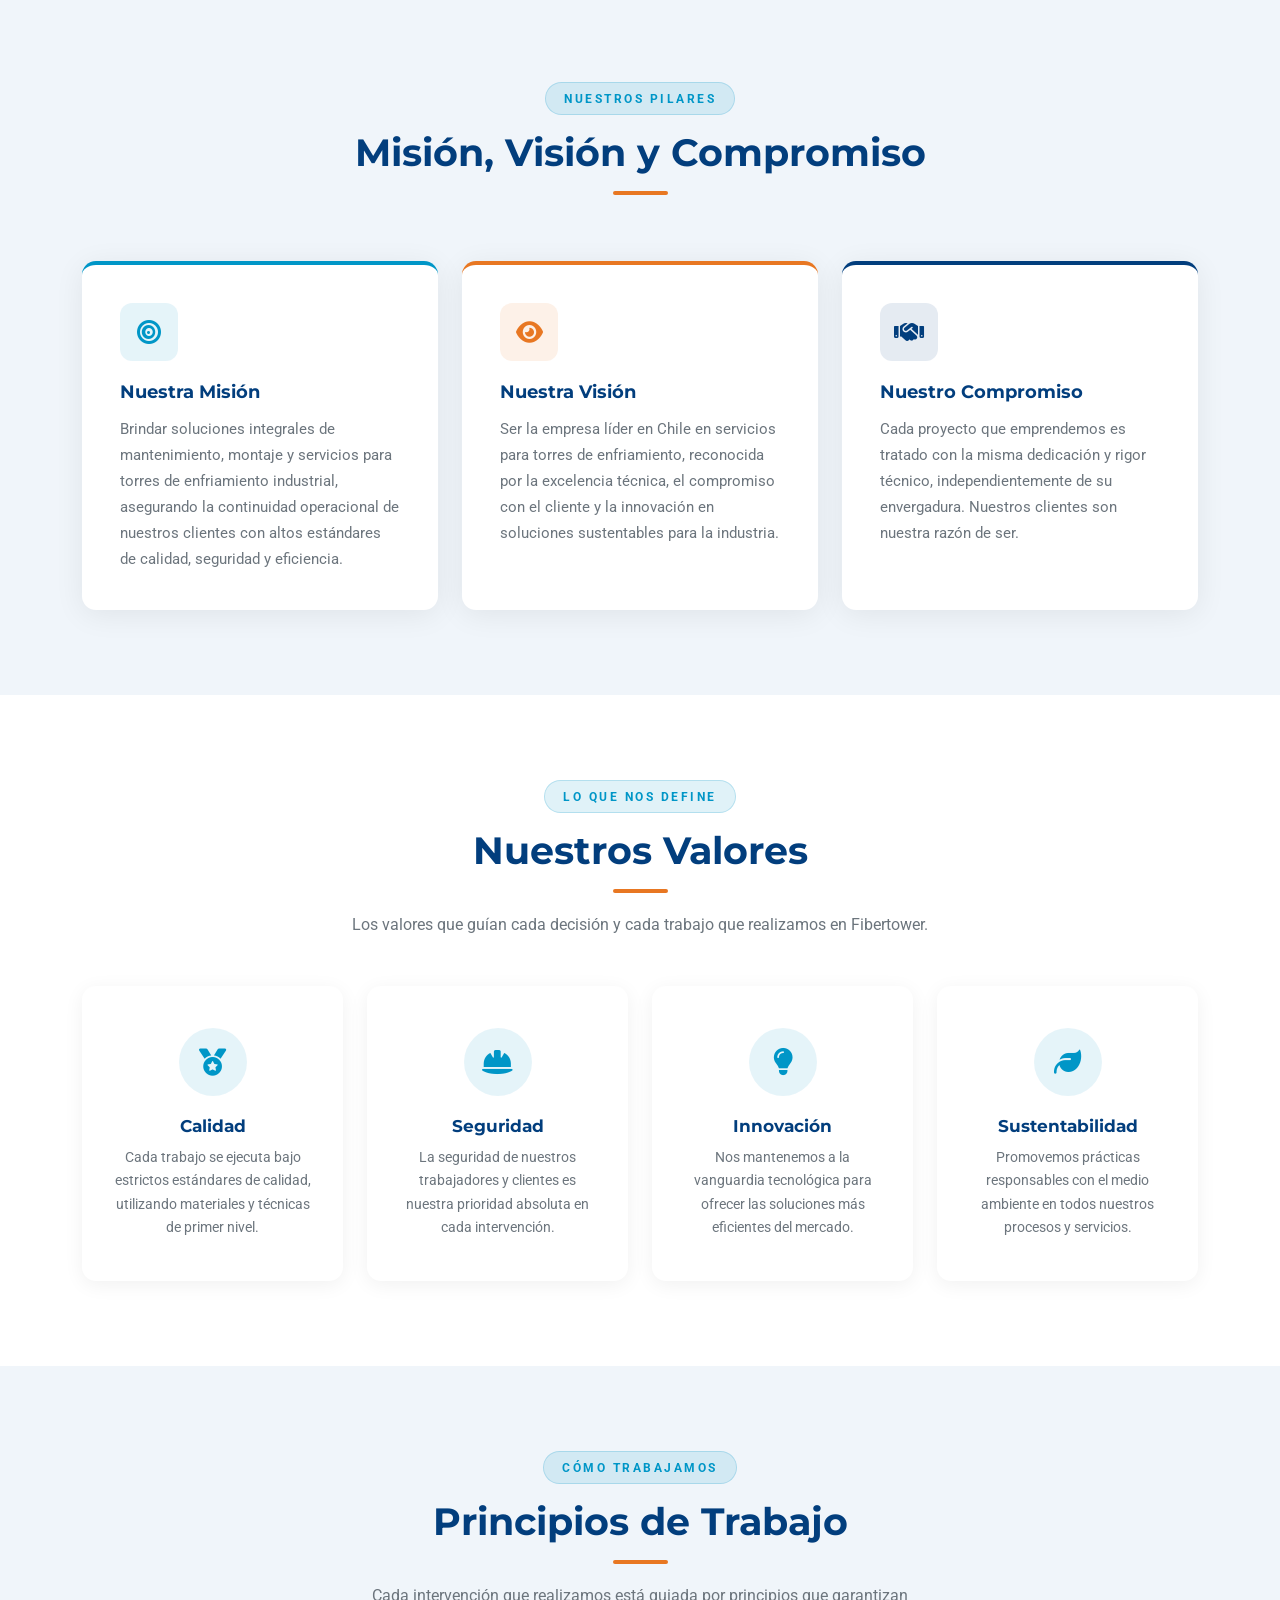
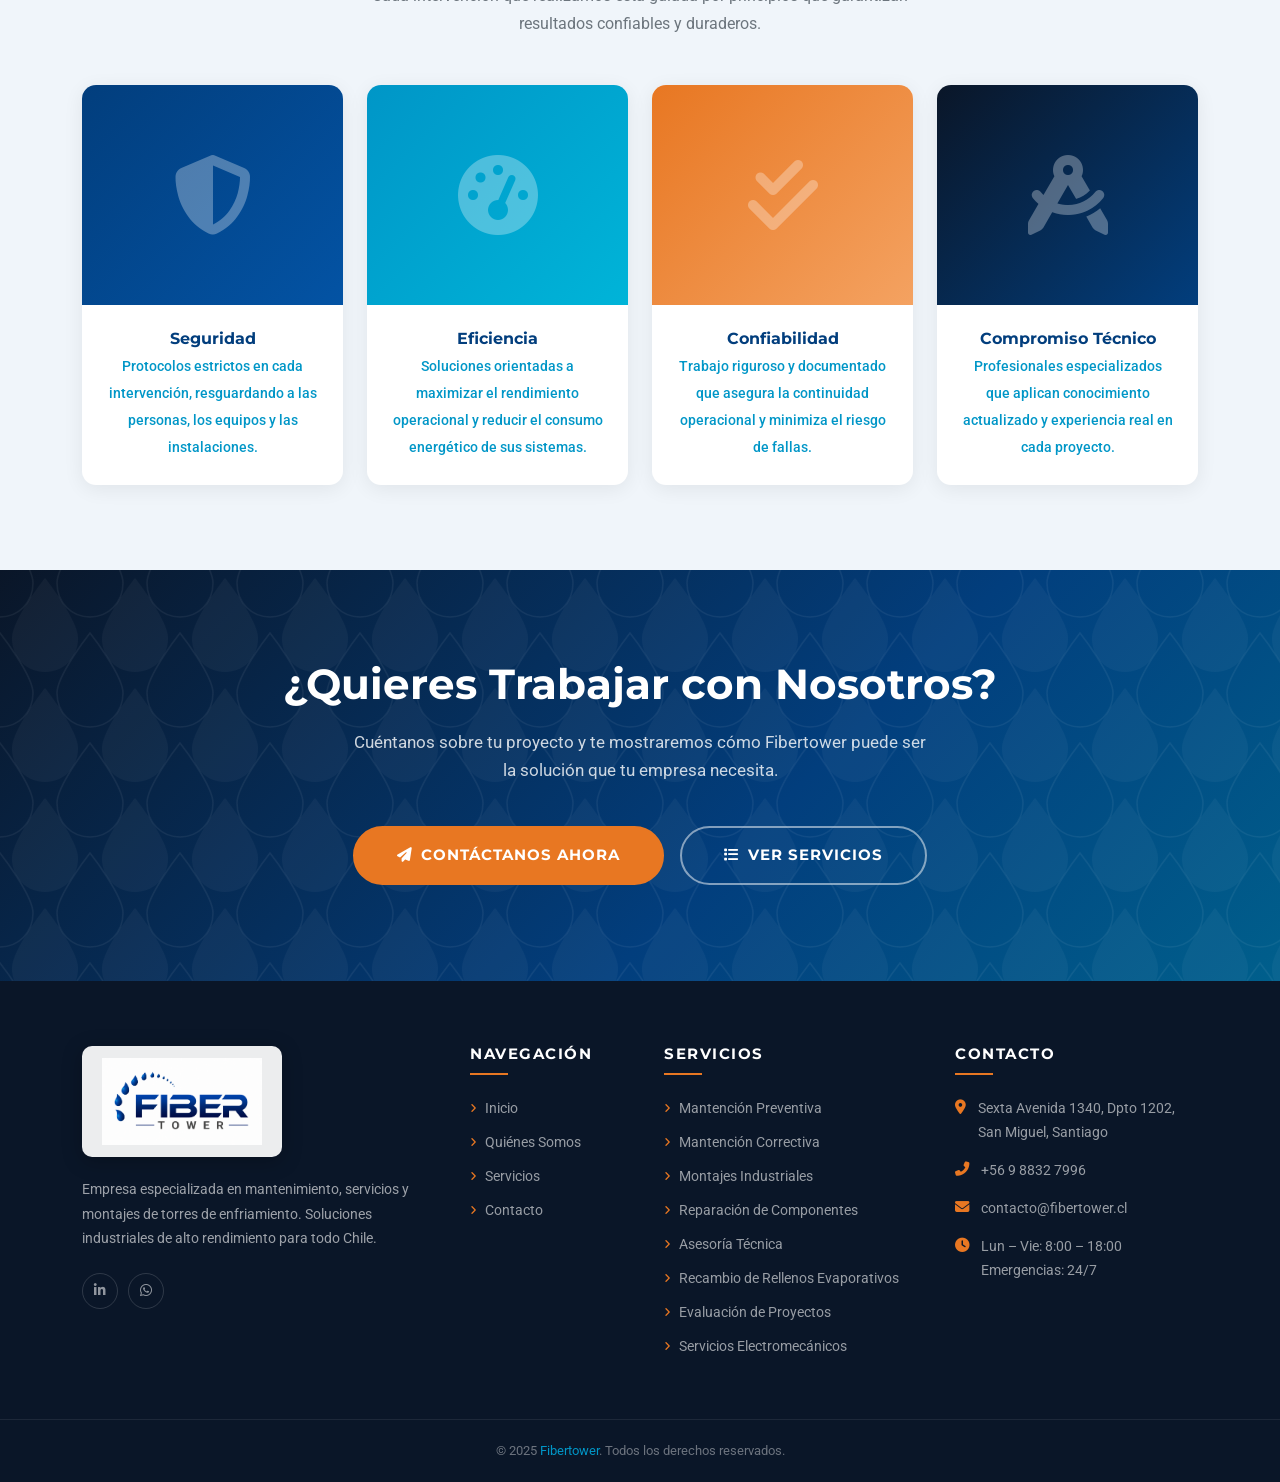
<file: nosotros/index.html>
<!DOCTYPE html>
<html lang="es">
<head>
  <meta charset="UTF-8">
  <meta name="viewport" content="width=device-width, initial-scale=1.0">
  <meta name="description" content="Fibertower: empresa chilena con más de 10 años especializados en mantención de torres de enfriamiento, rellenos evaporativos y servicios electromecánicos industriales en Chile.">
  <title>Quiénes Somos | Especialistas en Torres de Enfriamiento Chile | Fibertower</title>
  <meta name="keywords" content="empresa torres de enfriamiento Chile, especialistas mantención torres enfriamiento, Fibertower Santiago">
  <link rel="canonical" href="https://fibertower.cl/nosotros/">
  <meta property="og:title" content="Quiénes Somos | Especialistas en Torres de Enfriamiento Chile | Fibertower">
  <meta property="og:description" content="Fibertower: empresa chilena con más de 10 años especializados en mantención de torres de enfriamiento, rellenos evaporativos y servicios electromecánicos industriales.">
  <meta property="og:url" content="https://fibertower.cl/nosotros/">
  <meta property="og:type" content="website">
  <meta property="og:locale" content="es_CL">
  <link rel="icon" href="../logofiber.png">
  <script type="application/ld+json">
  {
    "@context": "https://schema.org",
    "@type": "Organization",
    "name": "Fibertower",
    "description": "Empresa chilena especializada en mantención, montaje y servicios de torres de enfriamiento industrial con más de 10 años de experiencia.",
    "url": "https://fibertower.cl/",
    "telephone": "+56978079037",
    "email": "contacto@fibertower.cl",
    "foundingDate": "2014",
    "numberOfEmployees": {"@type": "QuantitativeValue", "minValue": 5},
    "address": {
      "@type": "PostalAddress",
      "streetAddress": "Sexta Avenida 1340, Oficina 1202",
      "addressLocality": "San Miguel",
      "addressRegion": "Región Metropolitana",
      "addressCountry": "CL"
    },
    "areaServed": {"@type": "Country", "name": "Chile"},
    "sameAs": ["https://www.linkedin.com/company/fibertowerchile/"]
  }
  </script>
  <script type="application/ld+json">
  {
    "@context": "https://schema.org",
    "@type": "BreadcrumbList",
    "itemListElement": [
      {"@type": "ListItem", "position": 1, "name": "Inicio", "item": "https://fibertower.cl/"},
      {"@type": "ListItem", "position": 2, "name": "Quiénes Somos", "item": "https://fibertower.cl/nosotros/"}
    ]
  }
  </script>
  <link rel="preconnect" href="https://fonts.googleapis.com">
  <link rel="preconnect" href="https://fonts.gstatic.com" crossorigin>
  <link href="https://fonts.googleapis.com/css2?family=Montserrat:wght@400;500;600;700;800;900&family=Roboto:wght@300;400;500&display=swap" rel="stylesheet">
  <link href="https://cdn.jsdelivr.net/npm/bootstrap@5.3.0/dist/css/bootstrap.min.css" rel="stylesheet">
  <link href="https://cdnjs.cloudflare.com/ajax/libs/font-awesome/6.4.0/css/all.min.css" rel="stylesheet">
  <link href="../css/style.css" rel="stylesheet">
</head>
<body>

<!-- TOP BAR -->
<div class="top-bar">
  <div class="container">
    <div class="row align-items-center">
      <div class="col-lg-7">
        <ul class="contact-info mb-0">
          <li><i class="fas fa-phone-alt"></i> +56 9 8832 7996</li>
          <li><i class="fas fa-envelope"></i> contacto@fibertower.cl</li>
          <li><i class="fab fa-whatsapp"></i> WhatsApp</li>
        </ul>
      </div>
      <div class="col-lg-5">
        <div class="social-icons">
          <a href="https://www.linkedin.com/company/fibertowerchile/" target="_blank"><i class="fab fa-linkedin-in"></i></a>
          <a href="https://wa.me/56988327996" target="_blank"><i class="fab fa-whatsapp"></i></a>
        </div>
      </div>
    </div>
  </div>
</div>

<!-- NAVBAR -->
<nav class="navbar navbar-expand-lg main-navbar">
  <div class="container">
    <a class="navbar-brand" href="/">
      <img src="../images/newlogo_transparente_normal.png" alt="Fibertower Logo" class="d-none d-lg-block">
      <img src="../images/newlogo_blanco.png" alt="Fibertower Logo" class="d-lg-none">
    </a>
    <button class="navbar-toggler" type="button" data-bs-toggle="collapse" data-bs-target="#navMain">
      <span class="navbar-toggler-icon"></span>
    </button>
    <div class="collapse navbar-collapse" id="navMain">
      <ul class="navbar-nav ms-auto align-items-lg-center">
        <li class="nav-item"><a class="nav-link" href="/">Inicio</a></li>
        <li class="nav-item"><a class="nav-link active" href="/nosotros/">Quiénes Somos</a></li>
        <li class="nav-item"><a class="nav-link" href="/servicios/">Servicios</a></li>
        <li class="nav-item"><a class="nav-link" href="/tecnologia/">Tecnología</a></li>
        <li class="nav-item ms-lg-3">
          <a class="btn btn-sm px-4 py-2 fw-bold text-white rounded-pill"
             href="/contactanos/"
             style="background: var(--accent); font-family: 'Montserrat', sans-serif; font-size: 0.82rem; letter-spacing: 0.5px;">
            Contáctanos
          </a>
        </li>
      </ul>
    </div>
  </div>
</nav>

<!-- PAGE HEADER -->
<div class="page-header">
  <div class="container">
    <h1>Quiénes Somos</h1>
    <nav aria-label="breadcrumb">
      <ol class="breadcrumb justify-content-center">
        <li class="breadcrumb-item"><a href="/">Inicio</a></li>
        <li class="breadcrumb-item active">Quiénes Somos</li>
      </ol>
    </nav>
  </div>
</div>

<!-- COMPANY STORY -->
<section style="padding: 85px 0; background: white;">
  <div class="container">
    <div class="row align-items-center g-5">
      <div class="col-lg-6">
        <span class="section-label">Nuestra Historia</span>
        <h2 class="section-title">Una Empresa Construida<br>sobre la Experiencia</h2>
        <div class="section-divider"></div>
        <p style="color: var(--gray); margin-bottom: 18px; font-size: 0.97rem;">
          <strong>Fibertower</strong> nació de la pasión por la ingeniería industrial y el compromiso con la eficiencia operacional. Fundada hace más de una década en Chile, hemos crecido hasta convertirnos en referentes nacionales en el mantenimiento y montaje de torres de enfriamiento.
        </p>
        <p style="color: var(--gray); margin-bottom: 18px; font-size: 0.97rem;">
          Nuestra trayectoria se ha construido sobre la base de proyectos exitosos en los sectores minero, industrial, alimenticio y energético, donde hemos demostrado que la calidad del mantenimiento preventivo marca la diferencia entre una operación eficiente y costosas paradas no programadas.
        </p>
        <p style="color: var(--gray); font-size: 0.97rem;">
          Hoy, con un equipo de técnicos certificados y herramientas de diagnóstico de última generación, seguimos comprometidos con entregar soluciones que superen las expectativas de nuestros clientes.
        </p>
        <div class="row g-3 mt-3">
          <div class="col-6">
            <div style="background: var(--light); border-radius: 12px; padding: 20px; text-align: center;">
              <div style="font-size: 2.2rem; font-weight: 900; color: var(--primary); font-family: 'Montserrat', sans-serif;">+10</div>
              <div style="font-size: 0.8rem; text-transform: uppercase; letter-spacing: 1px; color: var(--gray);">Años de Experiencia</div>
            </div>
          </div>
          <div class="col-6">
            <div style="background: var(--light); border-radius: 12px; padding: 20px; text-align: center;">
              <div style="font-size: 2.2rem; font-weight: 900; color: var(--primary); font-family: 'Montserrat', sans-serif;">200+</div>
              <div style="font-size: 0.8rem; text-transform: uppercase; letter-spacing: 1px; color: var(--gray);">Proyectos Ejecutados</div>
            </div>
          </div>
        </div>
      </div>
      <div class="col-lg-6">
        <div style="border-radius: 16px; overflow: hidden; box-shadow: 15px 15px 50px rgba(2,62,125,0.15);">
          <img src="../images/foto3.jpg" alt="Fibertower equipo de trabajo" style="width:100%; height:480px; object-fit:cover; display:block;">
        </div>
      </div>
    </div>
  </div>
</section>

<!-- GALLERY STRIP -->
<section style="padding: 0; background: var(--dark);">
  <div style="display:grid; grid-template-columns: repeat(4,1fr); height: 220px; overflow:hidden;">
    <div style="overflow:hidden;"><img src="../images/foto5.jpg" alt="Instalación de torres" style="width:100%; height:220px; object-fit:cover; transition:transform 0.4s;" onmouseover="this.style.transform='scale(1.07)'" onmouseout="this.style.transform='scale(1)'"></div>
    <div style="overflow:hidden;"><img src="../images/foto6.jpg" alt="Torre de enfriamiento" style="width:100%; height:220px; object-fit:cover; transition:transform 0.4s;" onmouseover="this.style.transform='scale(1.07)'" onmouseout="this.style.transform='scale(1)'"></div>
    <div style="overflow:hidden;"><img src="../Mantencion.png" alt="Mantención" style="width:100%; height:220px; object-fit:cover; transition:transform 0.4s;" onmouseover="this.style.transform='scale(1.07)'" onmouseout="this.style.transform='scale(1)'"></div>
    <div style="overflow:hidden;"><img src="../mantencion2.png" alt="Servicio técnico" style="width:100%; height:220px; object-fit:cover; transition:transform 0.4s;" onmouseover="this.style.transform='scale(1.07)'" onmouseout="this.style.transform='scale(1)'"></div>
  </div>
</section>

<section style="padding: 85px 0; background: var(--light);">
  <div class="container">
    <div class="row justify-content-center text-center mb-5">
      <div class="col-lg-7">
        <span class="section-label">Nuestros Pilares</span>
        <h2 class="section-title">Misión, Visión y Compromiso</h2>
        <div class="section-divider center"></div>
      </div>
    </div>
    <div class="row g-4">
      <div class="col-lg-4">
        <div class="mission-card">
          <div class="mc-icon"><i class="fas fa-bullseye"></i></div>
          <h4>Nuestra Misión</h4>
          <p>Brindar soluciones integrales de mantenimiento, montaje y servicios para torres de enfriamiento industrial, asegurando la continuidad operacional de nuestros clientes con altos estándares de calidad, seguridad y eficiencia.</p>
        </div>
      </div>
      <div class="col-lg-4">
        <div class="mission-card" style="border-top-color: var(--accent);">
          <div class="mc-icon" style="background: rgba(232,119,34,0.1); color: var(--accent);"><i class="fas fa-eye"></i></div>
          <h4>Nuestra Visión</h4>
          <p>Ser la empresa líder en Chile en servicios para torres de enfriamiento, reconocida por la excelencia técnica, el compromiso con el cliente y la innovación en soluciones sustentables para la industria.</p>
        </div>
      </div>
      <div class="col-lg-4">
        <div class="mission-card" style="border-top-color: var(--primary);">
          <div class="mc-icon" style="background: rgba(2,62,125,0.1); color: var(--primary);"><i class="fas fa-handshake"></i></div>
          <h4>Nuestro Compromiso</h4>
          <p>Cada proyecto que emprendemos es tratado con la misma dedicación y rigor técnico, independientemente de su envergadura. Nuestros clientes son nuestra razón de ser.</p>
        </div>
      </div>
    </div>
  </div>
</section>

<!-- VALUES -->
<section style="padding: 85px 0; background: white;">
  <div class="container">
    <div class="row justify-content-center text-center mb-5">
      <div class="col-lg-7">
        <span class="section-label">Lo que nos Define</span>
        <h2 class="section-title">Nuestros Valores</h2>
        <div class="section-divider center"></div>
        <p class="section-subtitle">Los valores que guían cada decisión y cada trabajo que realizamos en Fibertower.</p>
      </div>
    </div>
    <div class="row g-4">
      <div class="col-lg-3 col-md-6">
        <div class="value-card">
          <div class="vc-icon"><i class="fas fa-medal"></i></div>
          <h5>Calidad</h5>
          <p>Cada trabajo se ejecuta bajo estrictos estándares de calidad, utilizando materiales y técnicas de primer nivel.</p>
        </div>
      </div>
      <div class="col-lg-3 col-md-6">
        <div class="value-card">
          <div class="vc-icon"><i class="fas fa-hard-hat"></i></div>
          <h5>Seguridad</h5>
          <p>La seguridad de nuestros trabajadores y clientes es nuestra prioridad absoluta en cada intervención.</p>
        </div>
      </div>
      <div class="col-lg-3 col-md-6">
        <div class="value-card">
          <div class="vc-icon"><i class="fas fa-lightbulb"></i></div>
          <h5>Innovación</h5>
          <p>Nos mantenemos a la vanguardia tecnológica para ofrecer las soluciones más eficientes del mercado.</p>
        </div>
      </div>
      <div class="col-lg-3 col-md-6">
        <div class="value-card">
          <div class="vc-icon"><i class="fas fa-leaf"></i></div>
          <h5>Sustentabilidad</h5>
          <p>Promovemos prácticas responsables con el medio ambiente en todos nuestros procesos y servicios.</p>
        </div>
      </div>
    </div>
  </div>
</section>

<!-- PRINCIPIOS DE TRABAJO -->
<section style="padding: 85px 0; background: var(--light);">
  <div class="container">
    <div class="row justify-content-center text-center mb-5">
      <div class="col-lg-7">
        <span class="section-label">Cómo Trabajamos</span>
        <h2 class="section-title">Principios de Trabajo</h2>
        <div class="section-divider center"></div>
        <p class="section-subtitle">Cada intervención que realizamos está guiada por principios que garantizan resultados confiables y duraderos.</p>
      </div>
    </div>
    <div class="row g-4 justify-content-center">
      <div class="col-lg-3 col-md-6">
        <div class="team-card">
          <div class="team-card-img" style="background: linear-gradient(135deg, #023e7d, #0353a4);">
            <i class="fas fa-shield-alt"></i>
          </div>
          <div class="team-card-body">
            <h5>Seguridad</h5>
            <span>Protocolos estrictos en cada intervención, resguardando a las personas, los equipos y las instalaciones.</span>
          </div>
        </div>
      </div>
      <div class="col-lg-3 col-md-6">
        <div class="team-card">
          <div class="team-card-img" style="background: linear-gradient(135deg, #0096c7, #00b4d8);">
            <i class="fas fa-tachometer-alt"></i>
          </div>
          <div class="team-card-body">
            <h5>Eficiencia</h5>
            <span>Soluciones orientadas a maximizar el rendimiento operacional y reducir el consumo energético de sus sistemas.</span>
          </div>
        </div>
      </div>
      <div class="col-lg-3 col-md-6">
        <div class="team-card">
          <div class="team-card-img" style="background: linear-gradient(135deg, #e87722, #f4a261);">
            <i class="fas fa-check-double"></i>
          </div>
          <div class="team-card-body">
            <h5>Confiabilidad</h5>
            <span>Trabajo riguroso y documentado que asegura la continuidad operacional y minimiza el riesgo de fallas.</span>
          </div>
        </div>
      </div>
      <div class="col-lg-3 col-md-6">
        <div class="team-card">
          <div class="team-card-img" style="background: linear-gradient(135deg, #0a1628, #023e7d);">
            <i class="fas fa-drafting-compass"></i>
          </div>
          <div class="team-card-body">
            <h5>Compromiso Técnico</h5>
            <span>Profesionales especializados que aplican conocimiento actualizado y experiencia real en cada proyecto.</span>
          </div>
        </div>
      </div>
    </div>
  </div>
</section>

<!-- CTA -->
<section class="cta-section">
  <div class="container position-relative">
    <div class="row justify-content-center">
      <div class="col-lg-8 text-center">
        <h2>¿Quieres Trabajar con Nosotros?</h2>
        <p>Cuéntanos sobre tu proyecto y te mostraremos cómo Fibertower puede ser la solución que tu empresa necesita.</p>
        <div class="cta-btns">
          <a href="/contactanos/" class="btn-cta"><i class="fas fa-paper-plane me-2"></i>Contáctanos Ahora</a>
          <a href="/servicios/" class="btn-cta btn-cta-outline"><i class="fas fa-list me-2"></i>Ver Servicios</a>
        </div>
      </div>
    </div>
  </div>
</section>

<!-- FOOTER -->
<footer class="footer">
  <div class="container">
    <div class="row g-5">
      <div class="col-lg-4">
        <img src="../images/logopie.png" alt="Fibertower" class="footer-logo">
        <p class="footer-desc">Empresa especializada en mantenimiento, servicios y montajes de torres de enfriamiento. Soluciones industriales de alto rendimiento para todo Chile.</p>
        <div class="footer-social">
          <a href="https://www.linkedin.com/company/fibertowerchile/" target="_blank"><i class="fab fa-linkedin-in"></i></a>
          <a href="https://wa.me/56988327996" target="_blank"><i class="fab fa-whatsapp"></i></a>
        </div>
      </div>
      <div class="col-lg-2 col-md-4">
        <h5 class="footer-heading">Navegación</h5>
        <ul class="footer-links">
          <li><a href="/"><i class="fas fa-angle-right"></i> Inicio</a></li>
          <li><a href="/nosotros/"><i class="fas fa-angle-right"></i> Quiénes Somos</a></li>
          <li><a href="/servicios/"><i class="fas fa-angle-right"></i> Servicios</a></li>
          <li><a href="/contactanos/"><i class="fas fa-angle-right"></i> Contacto</a></li>
        </ul>
      </div>
      <div class="col-lg-3 col-md-4">
        <h5 class="footer-heading">Servicios</h5>
        <ul class="footer-links">
          <li><a href="/servicios/"><i class="fas fa-angle-right"></i> Mantención Preventiva</a></li>
          <li><a href="/servicios/"><i class="fas fa-angle-right"></i> Mantención Correctiva</a></li>
          <li><a href="/servicios/"><i class="fas fa-angle-right"></i> Montajes Industriales</a></li>
          <li><a href="/servicios/"><i class="fas fa-angle-right"></i> Reparación de Componentes</a></li>
          <li><a href="/servicios/"><i class="fas fa-angle-right"></i> Asesoría Técnica</a></li>
          <li><a href="/servicios/"><i class="fas fa-angle-right"></i> Recambio de Rellenos Evaporativos</a></li>
          <li><a href="/servicios/"><i class="fas fa-angle-right"></i> Evaluación de Proyectos</a></li>
          <li><a href="/servicios/"><i class="fas fa-angle-right"></i> Servicios Electromecánicos</a></li>
        </ul>
      </div>
      <div class="col-lg-3 col-md-4">
        <h5 class="footer-heading">Contacto</h5>
        <div class="footer-contact-item"><i class="fas fa-map-marker-alt"></i><span>Sexta Avenida 1340, Dpto 1202, San Miguel, Santiago</span></div>
        <div class="footer-contact-item"><i class="fas fa-phone-alt"></i><a href="tel:+56988327996">+56 9 8832 7996</a></div>
        <div class="footer-contact-item"><i class="fas fa-envelope"></i><a href="mailto:contacto@fibertower.cl">contacto@fibertower.cl</a></div>
        <div class="footer-contact-item"><i class="fas fa-clock"></i><span>Lun – Vie: 8:00 – 18:00<br>Emergencias: 24/7</span></div>
      </div>
    </div>
  </div>
  <div class="footer-bottom">
    <div class="container">
      <p class="mb-0">&copy; 2025 <a href="/">Fibertower</a>. Todos los derechos reservados.</p>
    </div>
  </div>
</footer>

<script src="https://cdn.jsdelivr.net/npm/bootstrap@5.3.0/dist/js/bootstrap.bundle.min.js"></script>
<script src="../js/main.js"></script>
<!-- Fibertower Tracker -->
<script src="../js/tracker.js"></script>
</body>
</html>
</file>
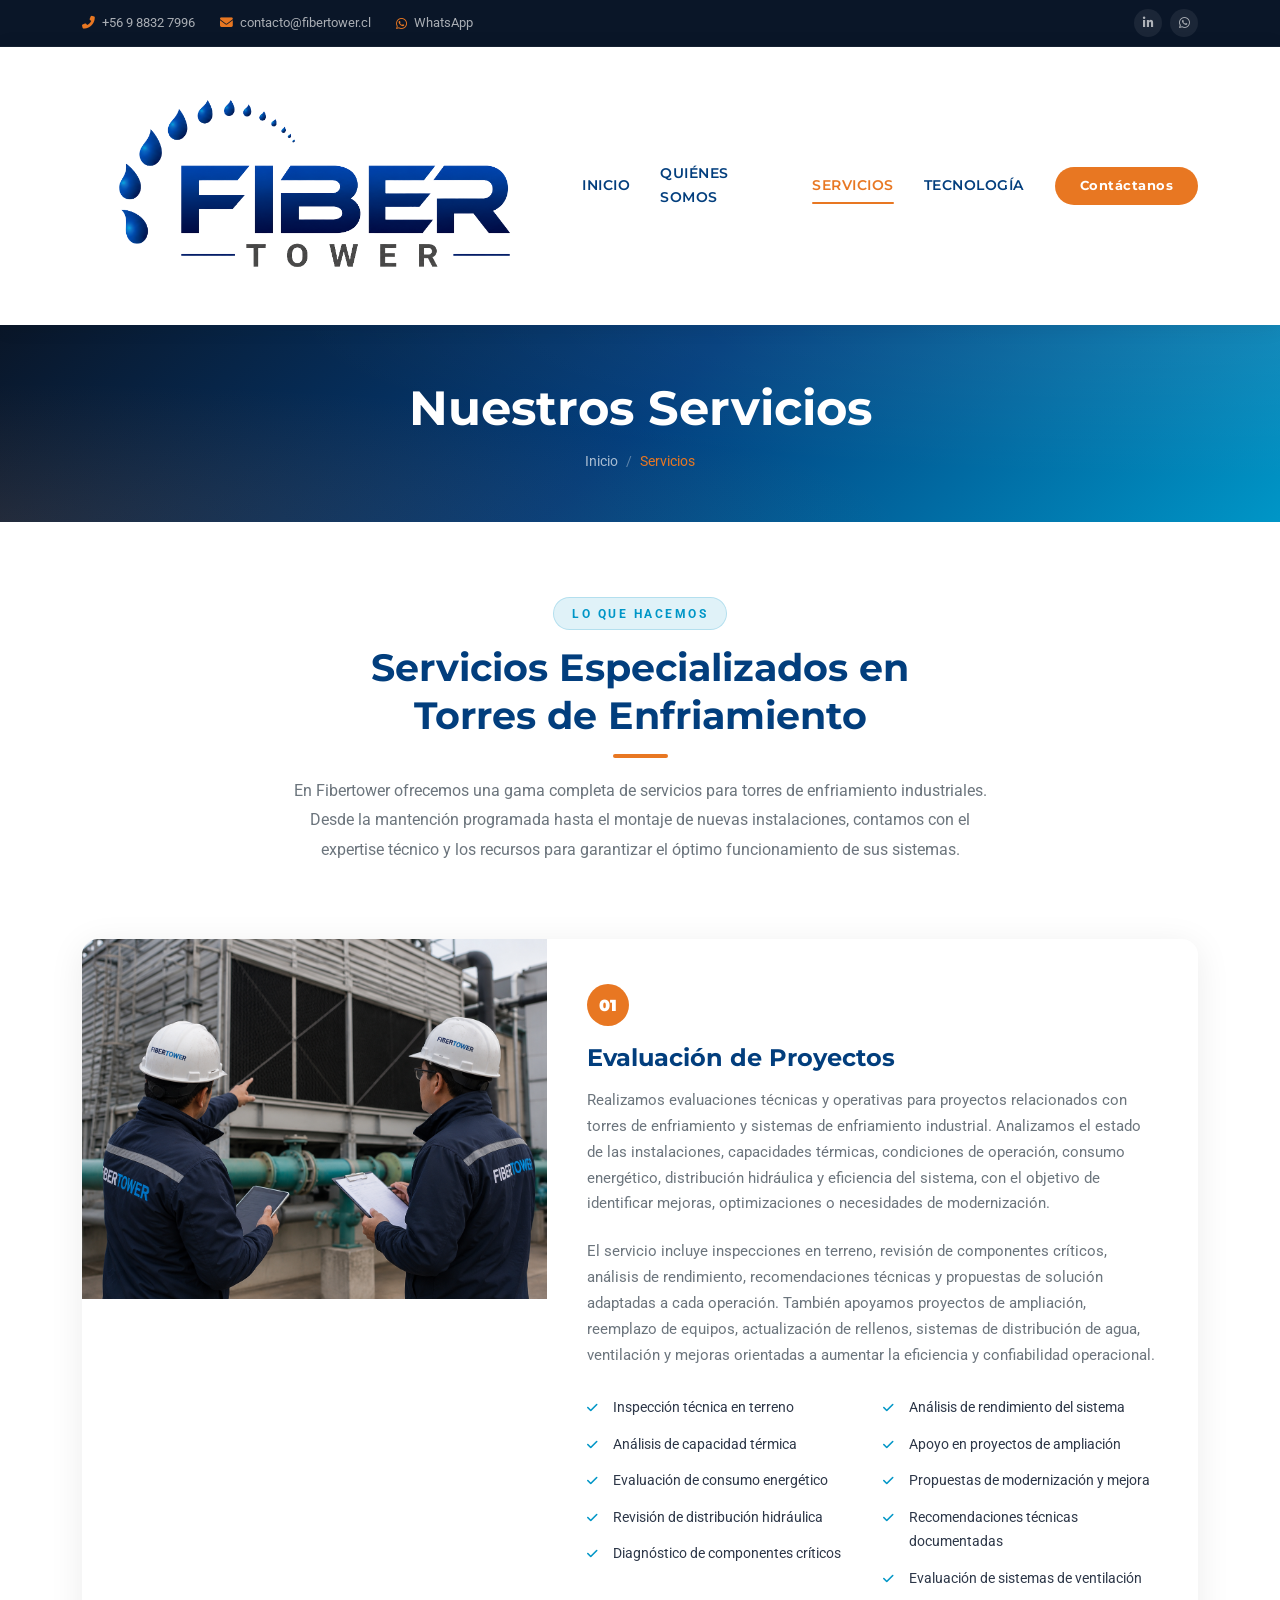
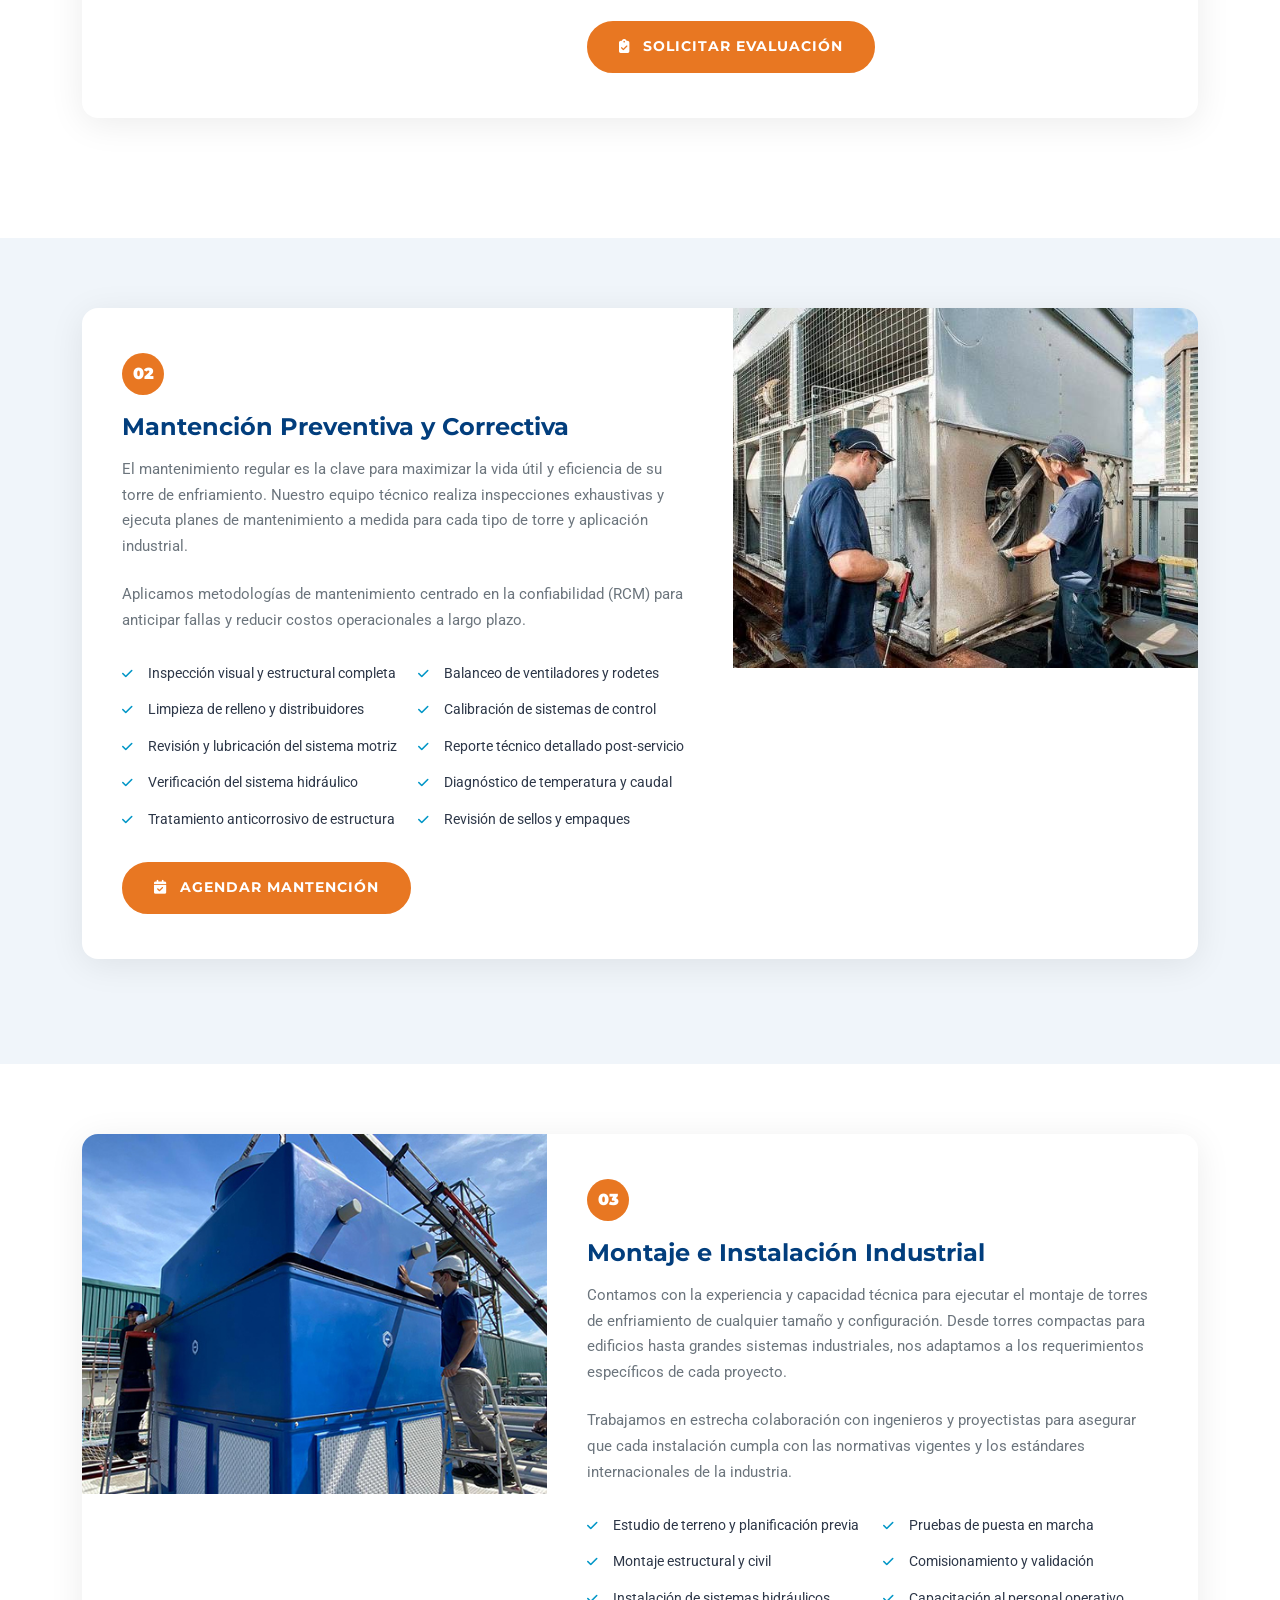
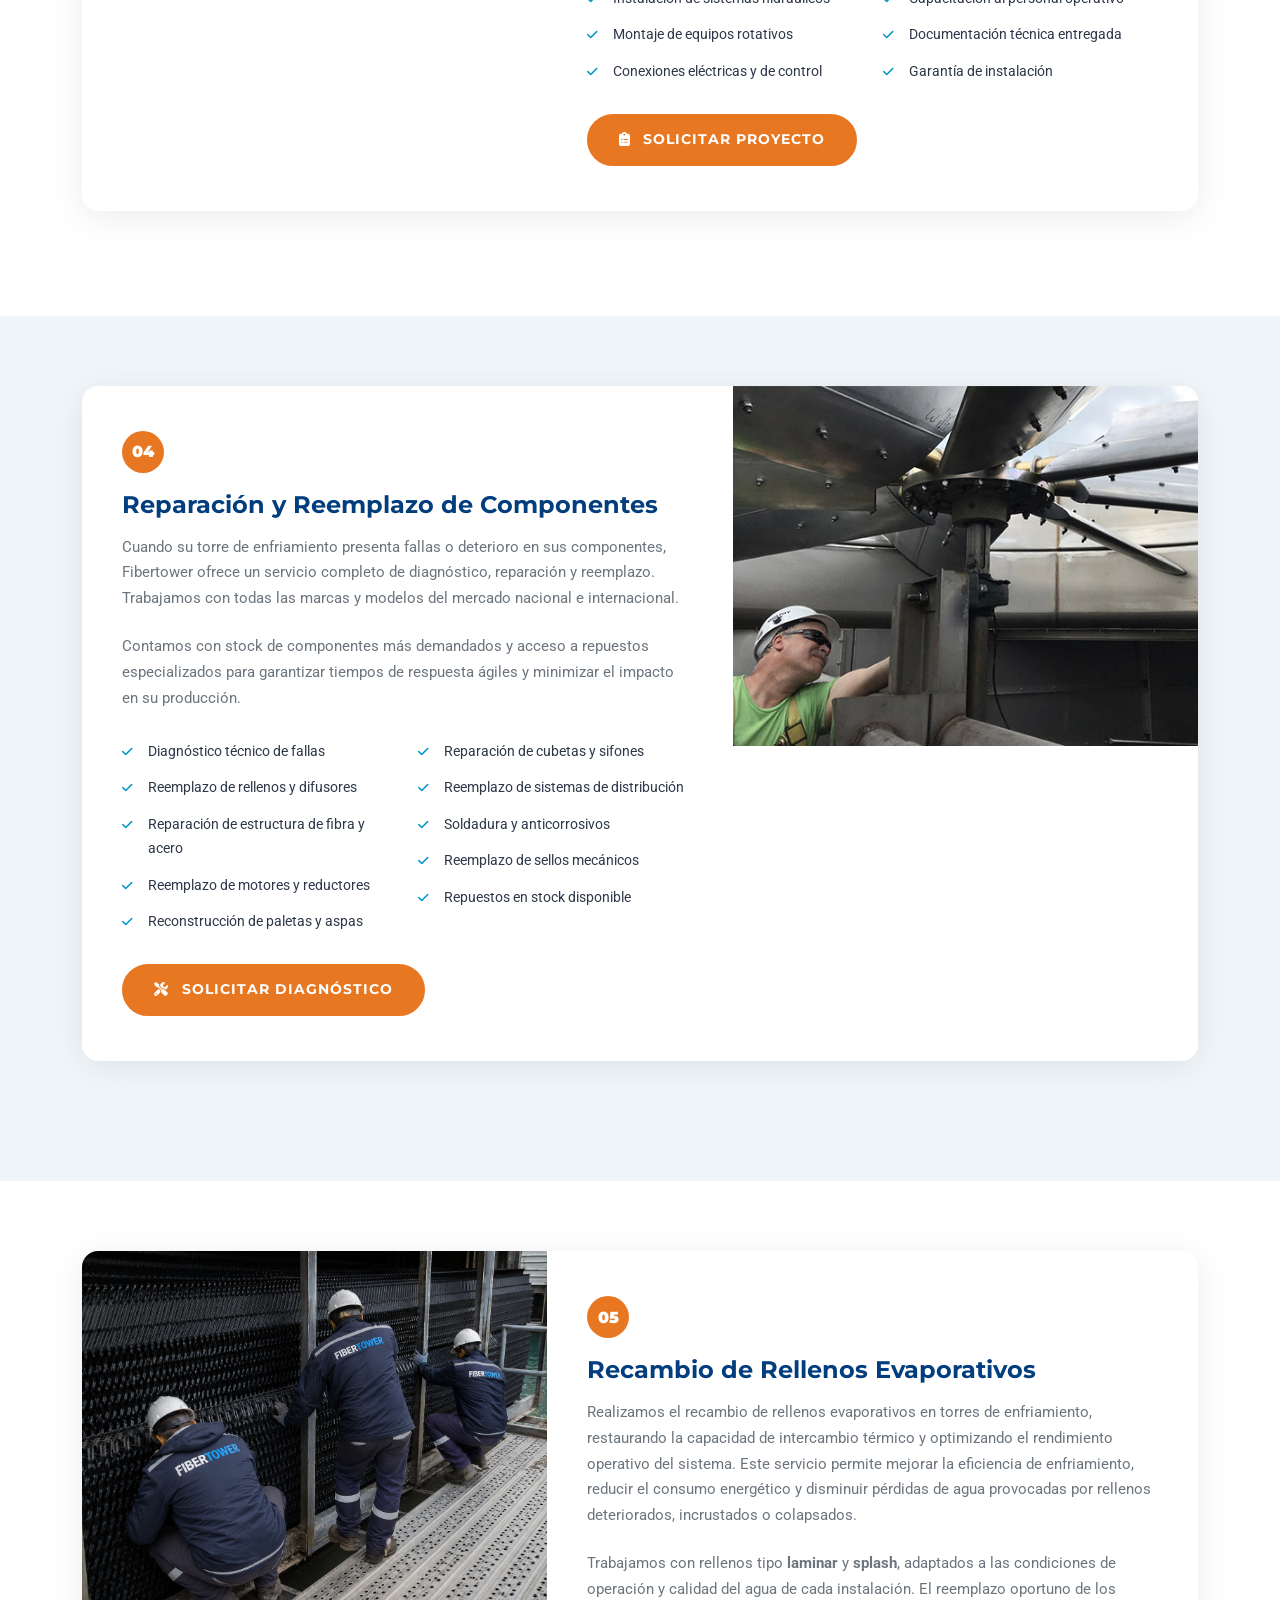
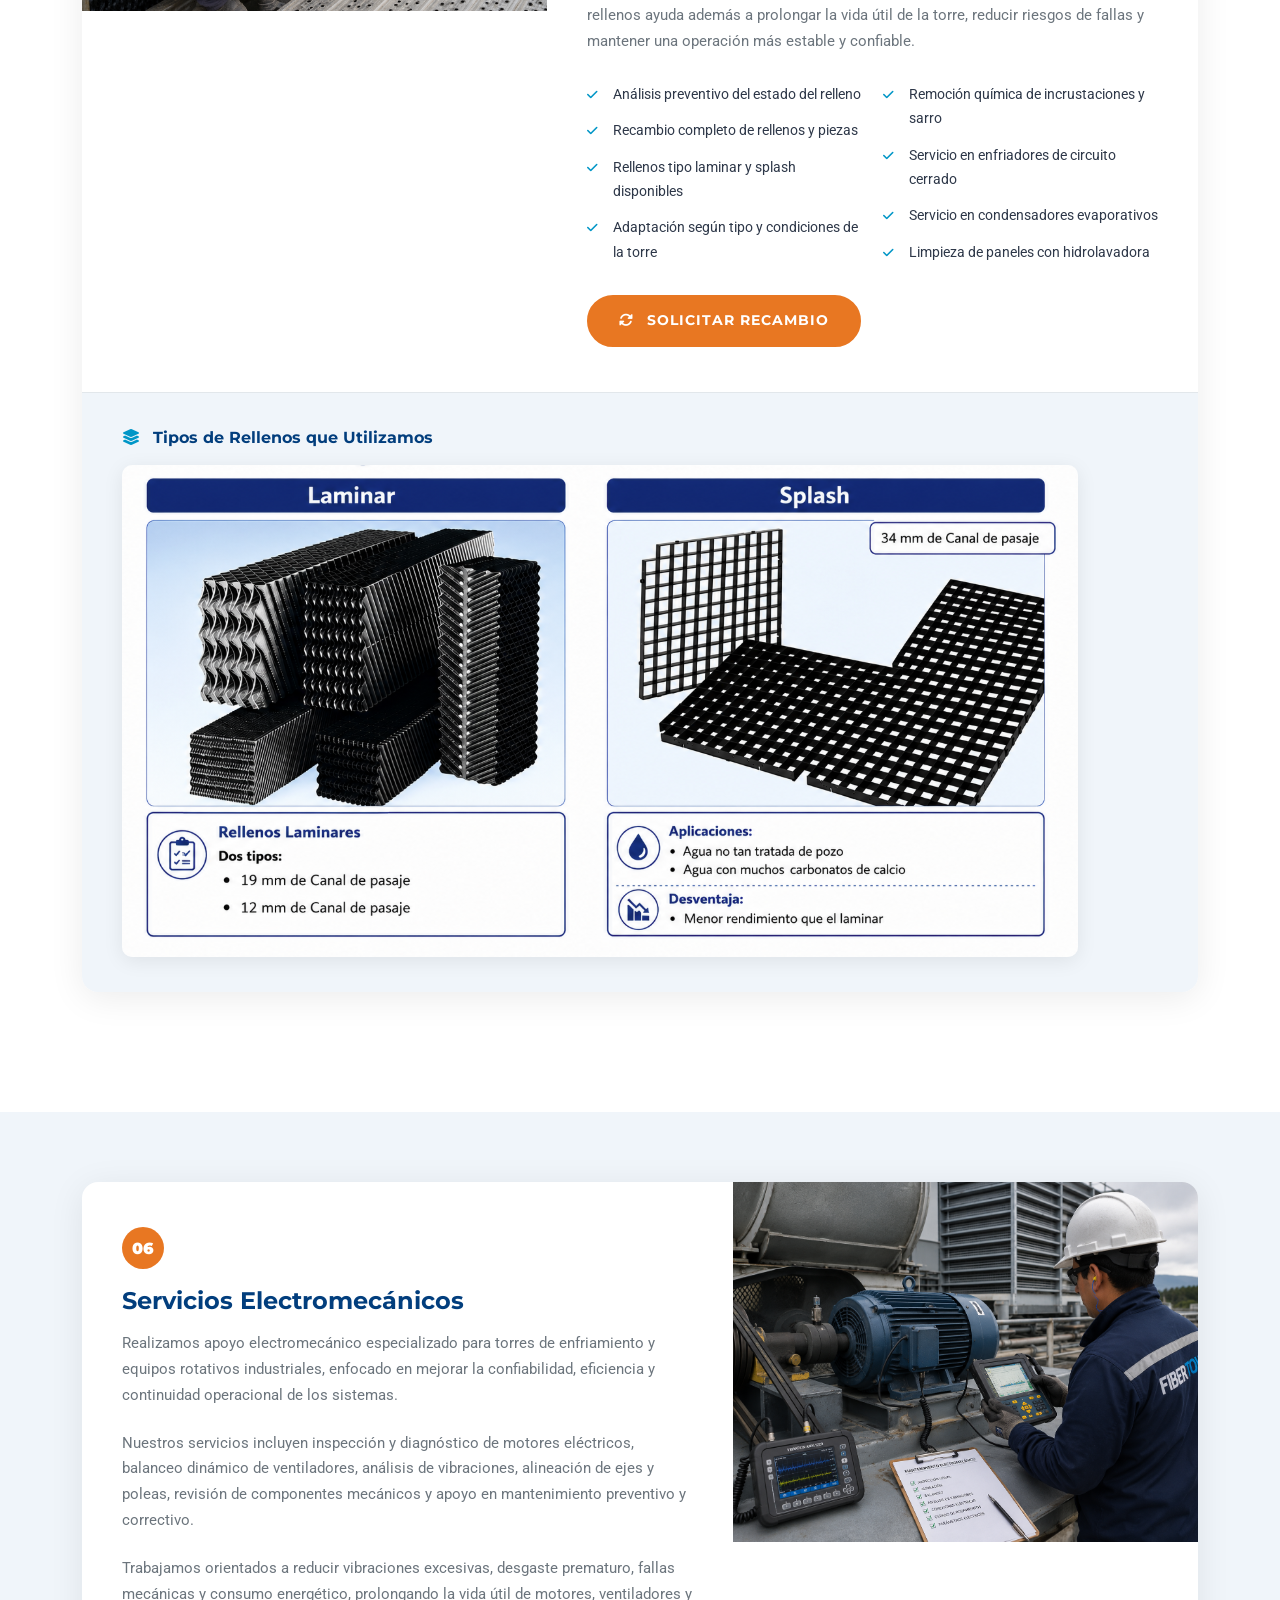
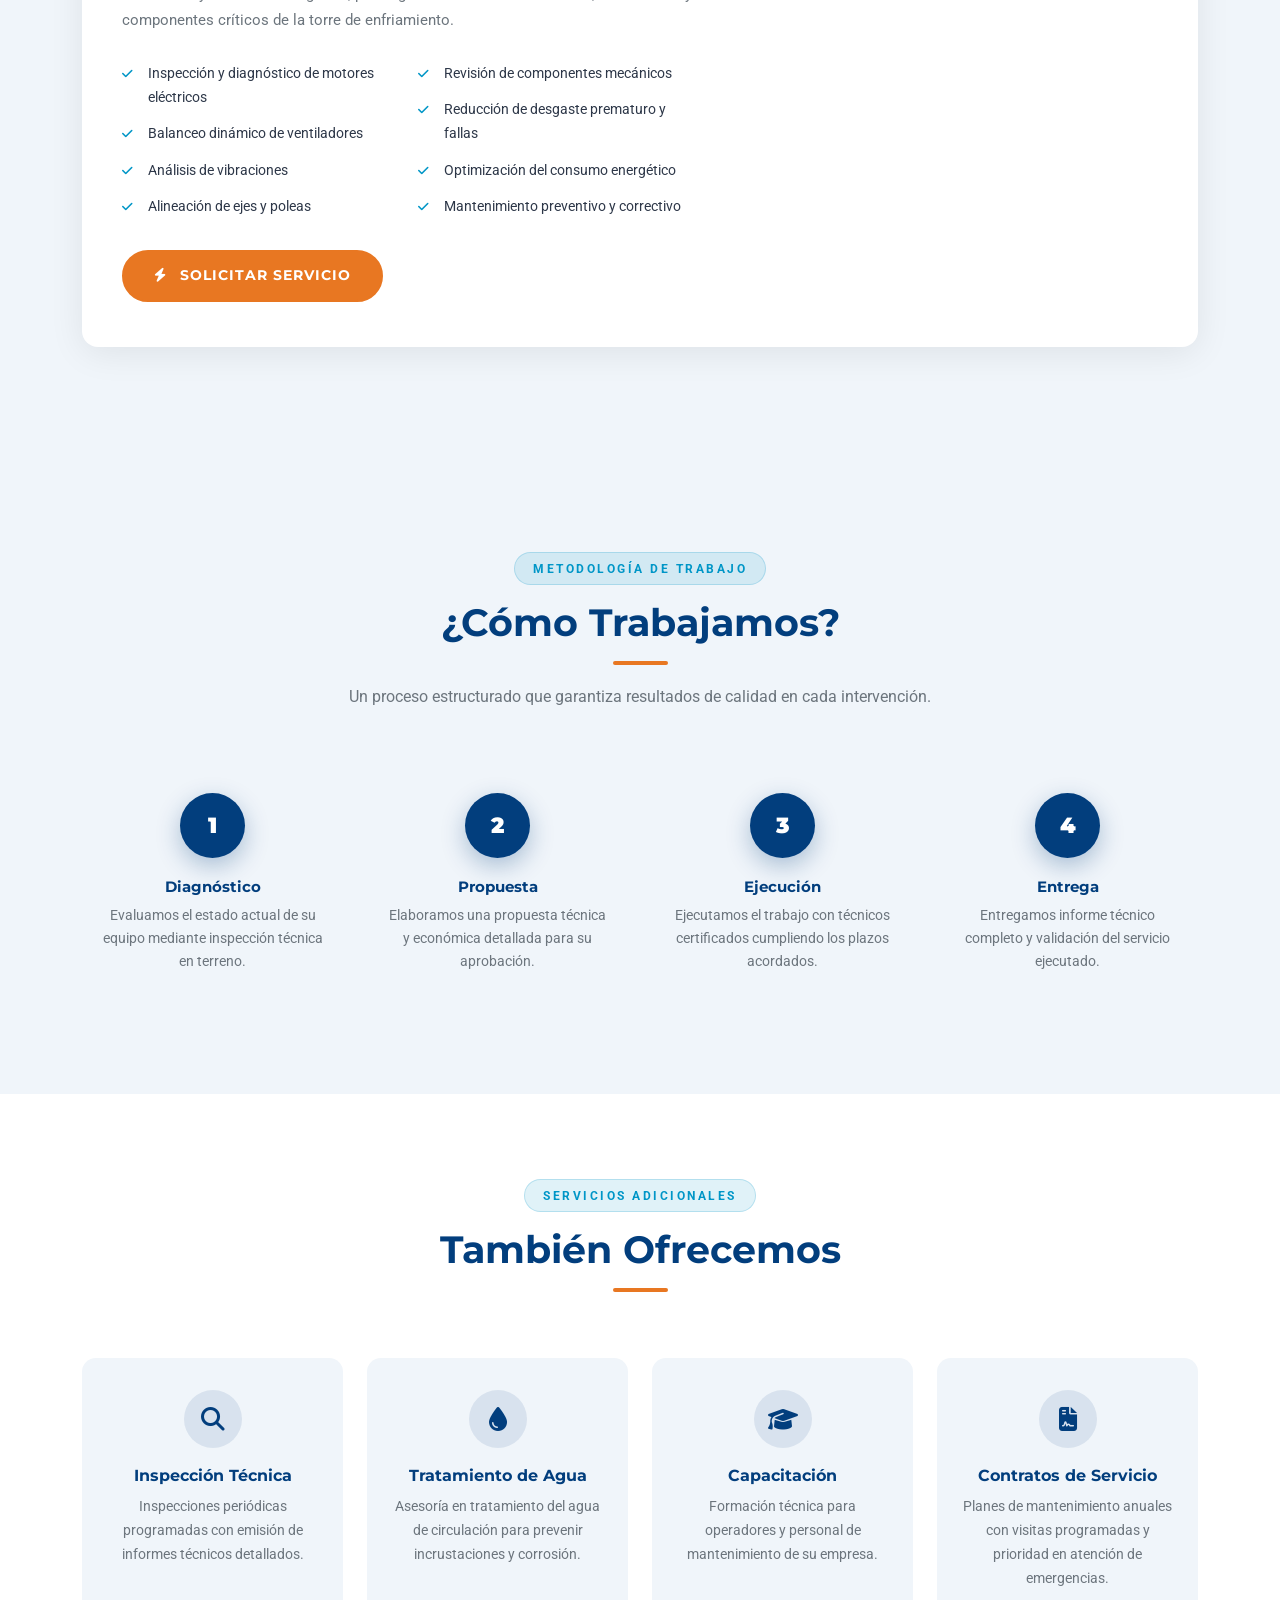
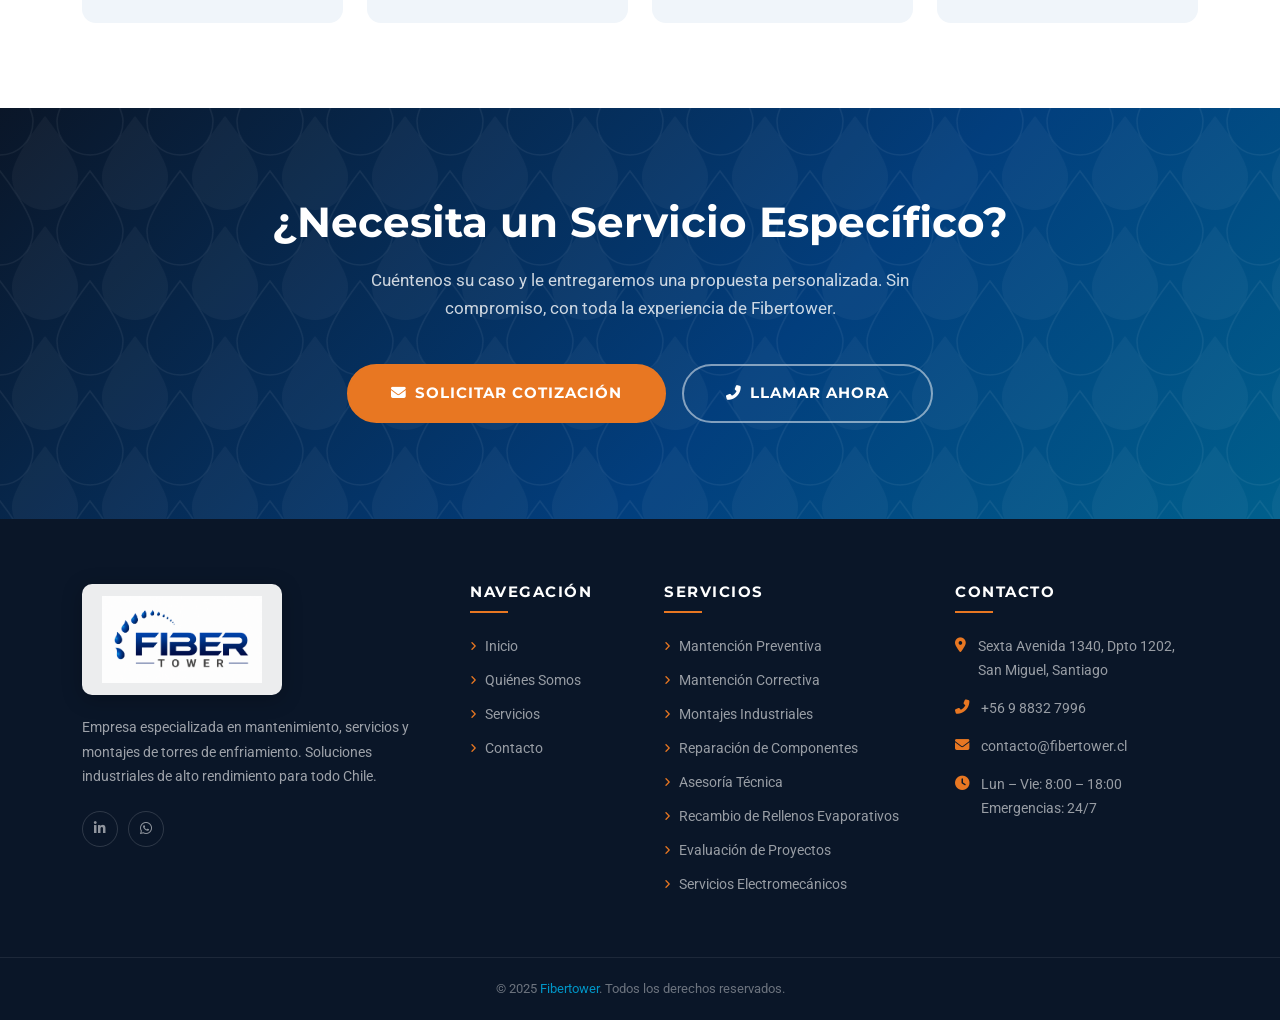
<file: servicios/index.html>
<!DOCTYPE html>
<html lang="es">
<head>
  <meta charset="UTF-8">
  <meta name="viewport" content="width=device-width, initial-scale=1.0">
  <meta name="description" content="Servicios especializados en torres de enfriamiento en Chile: mantención preventiva y correctiva, rellenos evaporativos, montaje industrial, reparación de componentes y evaluación de proyectos.">
  <title>Servicios Torres de Enfriamiento Chile | Mantención y Rellenos Evaporativos | Fibertower</title>
  <meta name="keywords" content="mantención torres de enfriamiento, rellenos evaporativos Chile, montaje torres enfriamiento, reparación torres enfriamiento, servicios industriales Chile">
  <link rel="canonical" href="https://fibertower.cl/servicios/">
  <meta property="og:title" content="Servicios Torres de Enfriamiento Chile | Fibertower">
  <meta property="og:description" content="Mantención preventiva y correctiva, rellenos evaporativos, montaje industrial y reparación de componentes de torres de enfriamiento en Chile.">
  <meta property="og:url" content="https://fibertower.cl/servicios/">
  <meta property="og:type" content="website">
  <meta property="og:locale" content="es_CL">
  <link rel="icon" href="../logofiber.png">
  <script type="application/ld+json">
  {
    "@context": "https://schema.org",
    "@type": "ItemList",
    "name": "Servicios de Torres de Enfriamiento",
    "description": "Servicios especializados en torres de enfriamiento industrial en Chile",
    "url": "https://fibertower.cl/servicios/",
    "provider": {
      "@type": "LocalBusiness",
      "name": "Fibertower",
      "url": "https://fibertower.cl/",
      "telephone": "+56978079037",
      "address": {
        "@type": "PostalAddress",
        "streetAddress": "Sexta Avenida 1340, Oficina 1202",
        "addressLocality": "San Miguel",
        "addressRegion": "Región Metropolitana",
        "addressCountry": "CL"
      }
    },
    "itemListElement": [
      {"@type": "ListItem", "position": 1, "name": "Evaluación de Proyectos", "url": "https://fibertower.cl/servicios/#evaluacion"},
      {"@type": "ListItem", "position": 2, "name": "Mantención Preventiva y Correctiva de Torres de Enfriamiento", "url": "https://fibertower.cl/servicios/#mantencion"},
      {"@type": "ListItem", "position": 3, "name": "Montaje e Instalación Industrial", "url": "https://fibertower.cl/servicios/#montaje"},
      {"@type": "ListItem", "position": 4, "name": "Reparación de Componentes", "url": "https://fibertower.cl/servicios/#reparacion"},
      {"@type": "ListItem", "position": 5, "name": "Recambio de Rellenos Evaporativos", "url": "https://fibertower.cl/servicios/#rellenos"},
      {"@type": "ListItem", "position": 6, "name": "Servicios Electromecánicos", "url": "https://fibertower.cl/servicios/#electromecanicos"}
    ]
  }
  </script>
  <script type="application/ld+json">
  {
    "@context": "https://schema.org",
    "@type": "BreadcrumbList",
    "itemListElement": [
      {"@type": "ListItem", "position": 1, "name": "Inicio", "item": "https://fibertower.cl/"},
      {"@type": "ListItem", "position": 2, "name": "Servicios", "item": "https://fibertower.cl/servicios/"}
    ]
  }
  </script>
  <link rel="preconnect" href="https://fonts.googleapis.com">
  <link rel="preconnect" href="https://fonts.gstatic.com" crossorigin>
  <link href="https://fonts.googleapis.com/css2?family=Montserrat:wght@400;500;600;700;800;900&family=Roboto:wght@300;400;500&display=swap" rel="stylesheet">
  <link href="https://cdn.jsdelivr.net/npm/bootstrap@5.3.0/dist/css/bootstrap.min.css" rel="stylesheet">
  <link href="https://cdnjs.cloudflare.com/ajax/libs/font-awesome/6.4.0/css/all.min.css" rel="stylesheet">
  <link href="../css/style.css" rel="stylesheet">
</head>
<body>

<!-- TOP BAR -->
<div class="top-bar">
  <div class="container">
    <div class="row align-items-center">
      <div class="col-lg-7">
        <ul class="contact-info mb-0">
          <li><i class="fas fa-phone-alt"></i> +56 9 8832 7996</li>
          <li><i class="fas fa-envelope"></i> contacto@fibertower.cl</li>
          <li><i class="fab fa-whatsapp"></i> WhatsApp</li>
        </ul>
      </div>
      <div class="col-lg-5">
        <div class="social-icons">
          <a href="https://www.linkedin.com/company/fibertowerchile/" target="_blank"><i class="fab fa-linkedin-in"></i></a>
          <a href="https://wa.me/56988327996" target="_blank"><i class="fab fa-whatsapp"></i></a>
        </div>
      </div>
    </div>
  </div>
</div>

<!-- NAVBAR -->
<nav class="navbar navbar-expand-lg main-navbar">
  <div class="container">
    <a class="navbar-brand" href="/">
      <img src="../images/newlogo_transparente_normal.png" alt="Fibertower Logo" class="d-none d-lg-block">
      <img src="../images/newlogo_blanco.png" alt="Fibertower Logo" class="d-lg-none">
    </a>
    <button class="navbar-toggler" type="button" data-bs-toggle="collapse" data-bs-target="#navMain">
      <span class="navbar-toggler-icon"></span>
    </button>
    <div class="collapse navbar-collapse" id="navMain">
      <ul class="navbar-nav ms-auto align-items-lg-center">
        <li class="nav-item"><a class="nav-link" href="/">Inicio</a></li>
        <li class="nav-item"><a class="nav-link" href="/nosotros/">Quiénes Somos</a></li>
        <li class="nav-item"><a class="nav-link active" href="/servicios/">Servicios</a></li>
        <li class="nav-item"><a class="nav-link" href="/tecnologia/">Tecnología</a></li>
        <li class="nav-item ms-lg-3">
          <a class="btn btn-sm px-4 py-2 fw-bold text-white rounded-pill"
             href="/contactanos/"
             style="background: var(--accent); font-family: 'Montserrat', sans-serif; font-size: 0.82rem; letter-spacing: 0.5px;">
            Contáctanos
          </a>
        </li>
      </ul>
    </div>
  </div>
</nav>

<!-- PAGE HEADER -->
<div class="page-header">
  <div class="container">
    <h1>Nuestros Servicios</h1>
    <nav aria-label="breadcrumb">
      <ol class="breadcrumb justify-content-center">
        <li class="breadcrumb-item"><a href="/">Inicio</a></li>
        <li class="breadcrumb-item active">Servicios</li>
      </ol>
    </nav>
  </div>
</div>

<!-- INTRO -->
<section style="padding: 75px 0; background: white;">
  <div class="container">
    <div class="row justify-content-center text-center">
      <div class="col-lg-8">
        <span class="section-label">Lo que Hacemos</span>
        <h2 class="section-title">Servicios Especializados en<br>Torres de Enfriamiento</h2>
        <div class="section-divider center"></div>
        <p style="color: var(--gray); font-size: 1.02rem; line-height: 1.8; max-width: 700px; margin: 0 auto;">
          En Fibertower ofrecemos una gama completa de servicios para torres de enfriamiento industriales. Desde la mantención programada hasta el montaje de nuevas instalaciones, contamos con el expertise técnico y los recursos para garantizar el óptimo funcionamiento de sus sistemas.
        </p>
      </div>
    </div>
  </div>
</section>

<!-- SERVICE 1: EVALUACIÓN DE PROYECTOS -->
<section style="padding: 0 0 85px; background: white;">
  <div class="container">
    <div class="service-detail">
      <div class="row g-0">
        <div class="col-lg-5">
          <div class="service-detail-img">
            <img src="../images/evaluacion.png" alt="Evaluación de Proyectos">
          </div>
        </div>
        <div class="col-lg-7">
          <div class="service-detail-content">
            <span class="badge-num">01</span>
            <h3>Evaluación de Proyectos</h3>
            <p>
              Realizamos evaluaciones técnicas y operativas para proyectos relacionados con torres de enfriamiento y sistemas de enfriamiento industrial. Analizamos el estado de las instalaciones, capacidades térmicas, condiciones de operación, consumo energético, distribución hidráulica y eficiencia del sistema, con el objetivo de identificar mejoras, optimizaciones o necesidades de modernización.
            </p>
            <p>
              El servicio incluye inspecciones en terreno, revisión de componentes críticos, análisis de rendimiento, recomendaciones técnicas y propuestas de solución adaptadas a cada operación. También apoyamos proyectos de ampliación, reemplazo de equipos, actualización de rellenos, sistemas de distribución de agua, ventilación y mejoras orientadas a aumentar la eficiencia y confiabilidad operacional.
            </p>
            <ul class="service-checklist">
              <li>Inspección técnica en terreno</li>
              <li>Análisis de capacidad térmica</li>
              <li>Evaluación de consumo energético</li>
              <li>Revisión de distribución hidráulica</li>
              <li>Diagnóstico de componentes críticos</li>
              <li>Análisis de rendimiento del sistema</li>
              <li>Apoyo en proyectos de ampliación</li>
              <li>Propuestas de modernización y mejora</li>
              <li>Recomendaciones técnicas documentadas</li>
              <li>Evaluación de sistemas de ventilación</li>
            </ul>
            <a href="/contactanos/" class="btn-hero-primary mt-4 d-inline-block" style="font-size: 0.87rem; padding: 12px 30px;">
              <i class="fas fa-clipboard-check me-2"></i> Solicitar Evaluación
            </a>
          </div>
        </div>
      </div>
    </div>
  </div>
</section>

<!-- SERVICE 2: MANTENCIÓN -->
<section style="padding: 0 0 70px; background: var(--light);">
  <div class="container" style="padding-top: 70px;">
    <div class="service-detail">
      <div class="row g-0 flex-lg-row-reverse">
        <div class="col-lg-5">
          <div class="service-detail-img">
            <img src="../images/foto8.jpg" alt="Mantención de Torres de Enfriamiento">
          </div>
        </div>
        <div class="col-lg-7">
          <div class="service-detail-content">
            <span class="badge-num">02</span>
            <h3>Mantención Preventiva y Correctiva</h3>
            <p>
              El mantenimiento regular es la clave para maximizar la vida útil y eficiencia de su torre de enfriamiento. Nuestro equipo técnico realiza inspecciones exhaustivas y ejecuta planes de mantenimiento a medida para cada tipo de torre y aplicación industrial.
            </p>
            <p>
              Aplicamos metodologías de mantenimiento centrado en la confiabilidad (RCM) para anticipar fallas y reducir costos operacionales a largo plazo.
            </p>
            <ul class="service-checklist">
              <li>Inspección visual y estructural completa</li>
              <li>Limpieza de relleno y distribuidores</li>
              <li>Revisión y lubricación del sistema motriz</li>
              <li>Verificación del sistema hidráulico</li>
              <li>Tratamiento anticorrosivo de estructura</li>
              <li>Balanceo de ventiladores y rodetes</li>
              <li>Calibración de sistemas de control</li>
              <li>Reporte técnico detallado post-servicio</li>
              <li>Diagnóstico de temperatura y caudal</li>
              <li>Revisión de sellos y empaques</li>
            </ul>
            <a href="/contactanos/" class="btn-hero-primary mt-4 d-inline-block" style="font-size: 0.87rem; padding: 12px 30px;">
              <i class="fas fa-calendar-check me-2"></i> Agendar Mantención
            </a>
          </div>
        </div>
      </div>
    </div>
  </div>
</section>

<!-- SERVICE 3: MONTAJES -->
<section style="padding: 0 0 70px; background: white;">
  <div class="container" style="padding-top: 70px;">
    <div class="service-detail">
      <div class="row g-0">
        <div class="col-lg-5">
          <div class="service-detail-img">
            <img src="../images/foto3.jpg" alt="Montaje e Instalación de Torres">
          </div>
        </div>
        <div class="col-lg-7">
          <div class="service-detail-content">
            <span class="badge-num">03</span>
            <h3>Montaje e Instalación Industrial</h3>
            <p>
              Contamos con la experiencia y capacidad técnica para ejecutar el montaje de torres de enfriamiento de cualquier tamaño y configuración. Desde torres compactas para edificios hasta grandes sistemas industriales, nos adaptamos a los requerimientos específicos de cada proyecto.
            </p>
            <p>
              Trabajamos en estrecha colaboración con ingenieros y proyectistas para asegurar que cada instalación cumpla con las normativas vigentes y los estándares internacionales de la industria.
            </p>
            <ul class="service-checklist">
              <li>Estudio de terreno y planificación previa</li>
              <li>Montaje estructural y civil</li>
              <li>Instalación de sistemas hidráulicos</li>
              <li>Montaje de equipos rotativos</li>
              <li>Conexiones eléctricas y de control</li>
              <li>Pruebas de puesta en marcha</li>
              <li>Comisionamiento y validación</li>
              <li>Capacitación al personal operativo</li>
              <li>Documentación técnica entregada</li>
              <li>Garantía de instalación</li>
            </ul>
            <a href="/contactanos/" class="btn-hero-primary mt-4 d-inline-block" style="font-size: 0.87rem; padding: 12px 30px;">
              <i class="fas fa-clipboard-list me-2"></i> Solicitar Proyecto
            </a>
          </div>
        </div>
      </div>
    </div>
  </div>
</section>

<!-- SERVICE 4: REPARACIÓN -->
<section style="padding: 0 0 85px; background: var(--light);">
  <div class="container" style="padding-top: 70px;">
    <div class="service-detail">
      <div class="row g-0 flex-lg-row-reverse">
        <div class="col-lg-5">
          <div class="service-detail-img">
            <img src="../images/foto7.jpg" alt="Reparación y Reemplazo de Componentes">
          </div>
        </div>
        <div class="col-lg-7">
          <div class="service-detail-content">
            <span class="badge-num">04</span>
            <h3>Reparación y Reemplazo de Componentes</h3>
            <p>
              Cuando su torre de enfriamiento presenta fallas o deterioro en sus componentes, Fibertower ofrece un servicio completo de diagnóstico, reparación y reemplazo. Trabajamos con todas las marcas y modelos del mercado nacional e internacional.
            </p>
            <p>
              Contamos con stock de componentes más demandados y acceso a repuestos especializados para garantizar tiempos de respuesta ágiles y minimizar el impacto en su producción.
            </p>
            <ul class="service-checklist">
              <li>Diagnóstico técnico de fallas</li>
              <li>Reemplazo de rellenos y difusores</li>
              <li>Reparación de estructura de fibra y acero</li>
              <li>Reemplazo de motores y reductores</li>
              <li>Reconstrucción de paletas y aspas</li>
              <li>Reparación de cubetas y sifones</li>
              <li>Reemplazo de sistemas de distribución</li>
              <li>Soldadura y anticorrosivos</li>
              <li>Reemplazo de sellos mecánicos</li>
              <li>Repuestos en stock disponible</li>
            </ul>
            <a href="/contactanos/" class="btn-hero-primary mt-4 d-inline-block" style="font-size: 0.87rem; padding: 12px 30px;">
              <i class="fas fa-tools me-2"></i> Solicitar Diagnóstico
            </a>
          </div>
        </div>
      </div>
    </div>
  </div>
</section>

<!-- SERVICE 5: RECAMBIO DE RELLENOS -->
<section style="padding: 0 0 85px; background: white;">
  <div class="container" style="padding-top: 70px;">
    <div class="service-detail">
      <div class="row g-0">
        <div class="col-lg-5">
          <div class="service-detail-img">
            <img src="../images/recambio.png" alt="Recambio de Rellenos Evaporativos">
          </div>
        </div>
        <div class="col-lg-7">
          <div class="service-detail-content">
            <span class="badge-num">05</span>
            <h3>Recambio de Rellenos Evaporativos</h3>
            <p>
              Realizamos el recambio de rellenos evaporativos en torres de enfriamiento, restaurando la capacidad de intercambio térmico y optimizando el rendimiento operativo del sistema. Este servicio permite mejorar la eficiencia de enfriamiento, reducir el consumo energético y disminuir pérdidas de agua provocadas por rellenos deteriorados, incrustados o colapsados.
            </p>
            <p>
              Trabajamos con rellenos tipo <strong>laminar</strong> y <strong>splash</strong>, adaptados a las condiciones de operación y calidad del agua de cada instalación. El reemplazo oportuno de los rellenos ayuda además a prolongar la vida útil de la torre, reducir riesgos de fallas y mantener una operación más estable y confiable.
            </p>
            <ul class="service-checklist">
              <li>Análisis preventivo del estado del relleno</li>
              <li>Recambio completo de rellenos y piezas</li>
              <li>Rellenos tipo laminar y splash disponibles</li>
              <li>Adaptación según tipo y condiciones de la torre</li>
              <li>Remoción química de incrustaciones y sarro</li>
              <li>Servicio en enfriadores de circuito cerrado</li>
              <li>Servicio en condensadores evaporativos</li>
              <li>Limpieza de paneles con hidrolavadora</li>
            </ul>
            <a href="/contactanos/" class="btn-hero-primary mt-4 d-inline-block" style="font-size: 0.87rem; padding: 12px 30px;">
              <i class="fas fa-sync-alt me-2"></i> Solicitar Recambio
            </a>
          </div>
        </div>
      </div>
      <!-- Tipos de rellenos -->
      <div class="row g-0">
        <div class="col-12">
          <div style="background: var(--light); padding: 35px 40px; border-top: 1px solid rgba(0,0,0,0.06);">
            <h5 style="color: var(--primary); margin-bottom: 18px; font-size: 1rem;">
              <i class="fas fa-layer-group me-2" style="color: var(--secondary);"></i>
              Tipos de Rellenos que Utilizamos
            </h5>
            <img src="../images/rellenostipos.png" alt="Tipos de rellenos: Laminar y Splash"
                 style="max-width: 100%; height: auto; border-radius: 10px; box-shadow: 0 4px 20px rgba(0,0,0,0.08);">
          </div>
        </div>
      </div>
    </div>
  </div>
</section>

<!-- SERVICE 6: SERVICIOS ELECTROMECÁNICOS -->
<section style="padding: 0 0 85px; background: var(--light);">
  <div class="container" style="padding-top: 70px;">
    <div class="service-detail">
      <div class="row g-0 flex-lg-row-reverse">
        <div class="col-lg-5">
          <div class="service-detail-img">
            <img src="../images/electro.png" alt="Servicios Electromecánicos">
          </div>
        </div>
        <div class="col-lg-7">
          <div class="service-detail-content">
            <span class="badge-num">06</span>
            <h3>Servicios Electromecánicos</h3>
            <p>
              Realizamos apoyo electromecánico especializado para torres de enfriamiento y equipos rotativos industriales, enfocado en mejorar la confiabilidad, eficiencia y continuidad operacional de los sistemas.
            </p>
            <p>
              Nuestros servicios incluyen inspección y diagnóstico de motores eléctricos, balanceo dinámico de ventiladores, análisis de vibraciones, alineación de ejes y poleas, revisión de componentes mecánicos y apoyo en mantenimiento preventivo y correctivo.
            </p>
            <p>
              Trabajamos orientados a reducir vibraciones excesivas, desgaste prematuro, fallas mecánicas y consumo energético, prolongando la vida útil de motores, ventiladores y componentes críticos de la torre de enfriamiento.
            </p>
            <ul class="service-checklist">
              <li>Inspección y diagnóstico de motores eléctricos</li>
              <li>Balanceo dinámico de ventiladores</li>
              <li>Análisis de vibraciones</li>
              <li>Alineación de ejes y poleas</li>
              <li>Revisión de componentes mecánicos</li>
              <li>Reducción de desgaste prematuro y fallas</li>
              <li>Optimización del consumo energético</li>
              <li>Mantenimiento preventivo y correctivo</li>
            </ul>
            <a href="/contactanos/" class="btn-hero-primary mt-4 d-inline-block" style="font-size: 0.87rem; padding: 12px 30px;">
              <i class="fas fa-bolt me-2"></i> Solicitar Servicio
            </a>
          </div>
        </div>
      </div>
    </div>
  </div>
</section>

<!-- HOW WE WORK -->
<section style="padding: 85px 0; background: var(--light);">
  <div class="container">
    <div class="row justify-content-center text-center mb-5">
      <div class="col-lg-7">
        <span class="section-label">Metodología de Trabajo</span>
        <h2 class="section-title">¿Cómo Trabajamos?</h2>
        <div class="section-divider center"></div>
        <p class="section-subtitle">Un proceso estructurado que garantiza resultados de calidad en cada intervención.</p>
      </div>
    </div>
    <div class="row">
      <div class="col-6 col-md-3">
        <div class="process-step">
          <div class="process-num">1</div>
          <h5>Diagnóstico</h5>
          <p>Evaluamos el estado actual de su equipo mediante inspección técnica en terreno.</p>
        </div>
      </div>
      <div class="col-6 col-md-3">
        <div class="process-step">
          <div class="process-num">2</div>
          <h5>Propuesta</h5>
          <p>Elaboramos una propuesta técnica y económica detallada para su aprobación.</p>
        </div>
      </div>
      <div class="col-6 col-md-3">
        <div class="process-step">
          <div class="process-num">3</div>
          <h5>Ejecución</h5>
          <p>Ejecutamos el trabajo con técnicos certificados cumpliendo los plazos acordados.</p>
        </div>
      </div>
      <div class="col-6 col-md-3">
        <div class="process-step">
          <div class="process-num">4</div>
          <h5>Entrega</h5>
          <p>Entregamos informe técnico completo y validación del servicio ejecutado.</p>
        </div>
      </div>
    </div>
  </div>
</section>

<!-- EXTRA SERVICES GRID -->
<section style="padding: 85px 0; background: white;">
  <div class="container">
    <div class="row justify-content-center text-center mb-5">
      <div class="col-lg-7">
        <span class="section-label">Servicios Adicionales</span>
        <h2 class="section-title">También Ofrecemos</h2>
        <div class="section-divider center"></div>
      </div>
    </div>
    <div class="row g-4">
      <div class="col-md-6 col-lg-3">
        <div style="background: var(--light); border-radius: 14px; padding: 32px 25px; text-align: center; height: 100%; transition: all 0.3s;" class="hover-card">
          <div style="width:58px; height:58px; background: rgba(2,62,125,0.1); border-radius: 50%; display:flex; align-items:center; justify-content:center; margin: 0 auto 18px; font-size:1.5rem; color: var(--primary);">
            <i class="fas fa-search"></i>
          </div>
          <h5 style="color: var(--primary); margin-bottom: 10px; font-size: 1rem;">Inspección Técnica</h5>
          <p style="color: var(--gray); font-size: 0.88rem; margin: 0;">Inspecciones periódicas programadas con emisión de informes técnicos detallados.</p>
        </div>
      </div>
      <div class="col-md-6 col-lg-3">
        <div style="background: var(--light); border-radius: 14px; padding: 32px 25px; text-align: center; height: 100%; transition: all 0.3s;">
          <div style="width:58px; height:58px; background: rgba(2,62,125,0.1); border-radius: 50%; display:flex; align-items:center; justify-content:center; margin: 0 auto 18px; font-size:1.5rem; color: var(--primary);">
            <i class="fas fa-tint"></i>
          </div>
          <h5 style="color: var(--primary); margin-bottom: 10px; font-size: 1rem;">Tratamiento de Agua</h5>
          <p style="color: var(--gray); font-size: 0.88rem; margin: 0;">Asesoría en tratamiento del agua de circulación para prevenir incrustaciones y corrosión.</p>
        </div>
      </div>
      <div class="col-md-6 col-lg-3">
        <div style="background: var(--light); border-radius: 14px; padding: 32px 25px; text-align: center; height: 100%; transition: all 0.3s;">
          <div style="width:58px; height:58px; background: rgba(2,62,125,0.1); border-radius: 50%; display:flex; align-items:center; justify-content:center; margin: 0 auto 18px; font-size:1.5rem; color: var(--primary);">
            <i class="fas fa-graduation-cap"></i>
          </div>
          <h5 style="color: var(--primary); margin-bottom: 10px; font-size: 1rem;">Capacitación</h5>
          <p style="color: var(--gray); font-size: 0.88rem; margin: 0;">Formación técnica para operadores y personal de mantenimiento de su empresa.</p>
        </div>
      </div>
      <div class="col-md-6 col-lg-3">
        <div style="background: var(--light); border-radius: 14px; padding: 32px 25px; text-align: center; height: 100%; transition: all 0.3s;">
          <div style="width:58px; height:58px; background: rgba(2,62,125,0.1); border-radius: 50%; display:flex; align-items:center; justify-content:center; margin: 0 auto 18px; font-size:1.5rem; color: var(--primary);">
            <i class="fas fa-file-contract"></i>
          </div>
          <h5 style="color: var(--primary); margin-bottom: 10px; font-size: 1rem;">Contratos de Servicio</h5>
          <p style="color: var(--gray); font-size: 0.88rem; margin: 0;">Planes de mantenimiento anuales con visitas programadas y prioridad en atención de emergencias.</p>
        </div>
      </div>
    </div>
  </div>
</section>

<!-- CTA -->
<section class="cta-section">
  <div class="container position-relative">
    <div class="row justify-content-center">
      <div class="col-lg-8 text-center">
        <h2>¿Necesita un Servicio Específico?</h2>
        <p>Cuéntenos su caso y le entregaremos una propuesta personalizada. Sin compromiso, con toda la experiencia de Fibertower.</p>
        <div class="cta-btns">
          <a href="/contactanos/" class="btn-cta"><i class="fas fa-envelope me-2"></i>Solicitar Cotización</a>
          <a href="tel:+56988327996" class="btn-cta btn-cta-outline"><i class="fas fa-phone-alt me-2"></i>Llamar Ahora</a>
        </div>
      </div>
    </div>
  </div>
</section>

<!-- FOOTER -->
<footer class="footer">
  <div class="container">
    <div class="row g-5">
      <div class="col-lg-4">
        <img src="../images/logopie.png" alt="Fibertower" class="footer-logo">
        <p class="footer-desc">Empresa especializada en mantenimiento, servicios y montajes de torres de enfriamiento. Soluciones industriales de alto rendimiento para todo Chile.</p>
        <div class="footer-social">
          <a href="https://www.linkedin.com/company/fibertowerchile/" target="_blank"><i class="fab fa-linkedin-in"></i></a>
          <a href="https://wa.me/56988327996" target="_blank"><i class="fab fa-whatsapp"></i></a>
        </div>
      </div>
      <div class="col-lg-2 col-md-4">
        <h5 class="footer-heading">Navegación</h5>
        <ul class="footer-links">
          <li><a href="/"><i class="fas fa-angle-right"></i> Inicio</a></li>
          <li><a href="/nosotros/"><i class="fas fa-angle-right"></i> Quiénes Somos</a></li>
          <li><a href="/servicios/"><i class="fas fa-angle-right"></i> Servicios</a></li>
          <li><a href="/contactanos/"><i class="fas fa-angle-right"></i> Contacto</a></li>
        </ul>
      </div>
      <div class="col-lg-3 col-md-4">
        <h5 class="footer-heading">Servicios</h5>
        <ul class="footer-links">
          <li><a href="/servicios/"><i class="fas fa-angle-right"></i> Mantención Preventiva</a></li>
          <li><a href="/servicios/"><i class="fas fa-angle-right"></i> Mantención Correctiva</a></li>
          <li><a href="/servicios/"><i class="fas fa-angle-right"></i> Montajes Industriales</a></li>
          <li><a href="/servicios/"><i class="fas fa-angle-right"></i> Reparación de Componentes</a></li>
          <li><a href="/servicios/"><i class="fas fa-angle-right"></i> Asesoría Técnica</a></li>
          <li><a href="/servicios/"><i class="fas fa-angle-right"></i> Recambio de Rellenos Evaporativos</a></li>
          <li><a href="/servicios/"><i class="fas fa-angle-right"></i> Evaluación de Proyectos</a></li>
          <li><a href="/servicios/"><i class="fas fa-angle-right"></i> Servicios Electromecánicos</a></li>
        </ul>
      </div>
      <div class="col-lg-3 col-md-4">
        <h5 class="footer-heading">Contacto</h5>
        <div class="footer-contact-item"><i class="fas fa-map-marker-alt"></i><span>Sexta Avenida 1340, Dpto 1202, San Miguel, Santiago</span></div>
        <div class="footer-contact-item"><i class="fas fa-phone-alt"></i><a href="tel:+56988327996">+56 9 8832 7996</a></div>
        <div class="footer-contact-item"><i class="fas fa-envelope"></i><a href="mailto:contacto@fibertower.cl">contacto@fibertower.cl</a></div>
        <div class="footer-contact-item"><i class="fas fa-clock"></i><span>Lun – Vie: 8:00 – 18:00<br>Emergencias: 24/7</span></div>
      </div>
    </div>
  </div>
  <div class="footer-bottom">
    <div class="container">
      <p class="mb-0">&copy; 2025 <a href="/">Fibertower</a>. Todos los derechos reservados.</p>
    </div>
  </div>
</footer>

<script src="https://cdn.jsdelivr.net/npm/bootstrap@5.3.0/dist/js/bootstrap.bundle.min.js"></script>
<script src="../js/main.js"></script>
<!-- Fibertower Tracker -->
<script src="../js/tracker.js"></script>
</body>
</html>
</file>
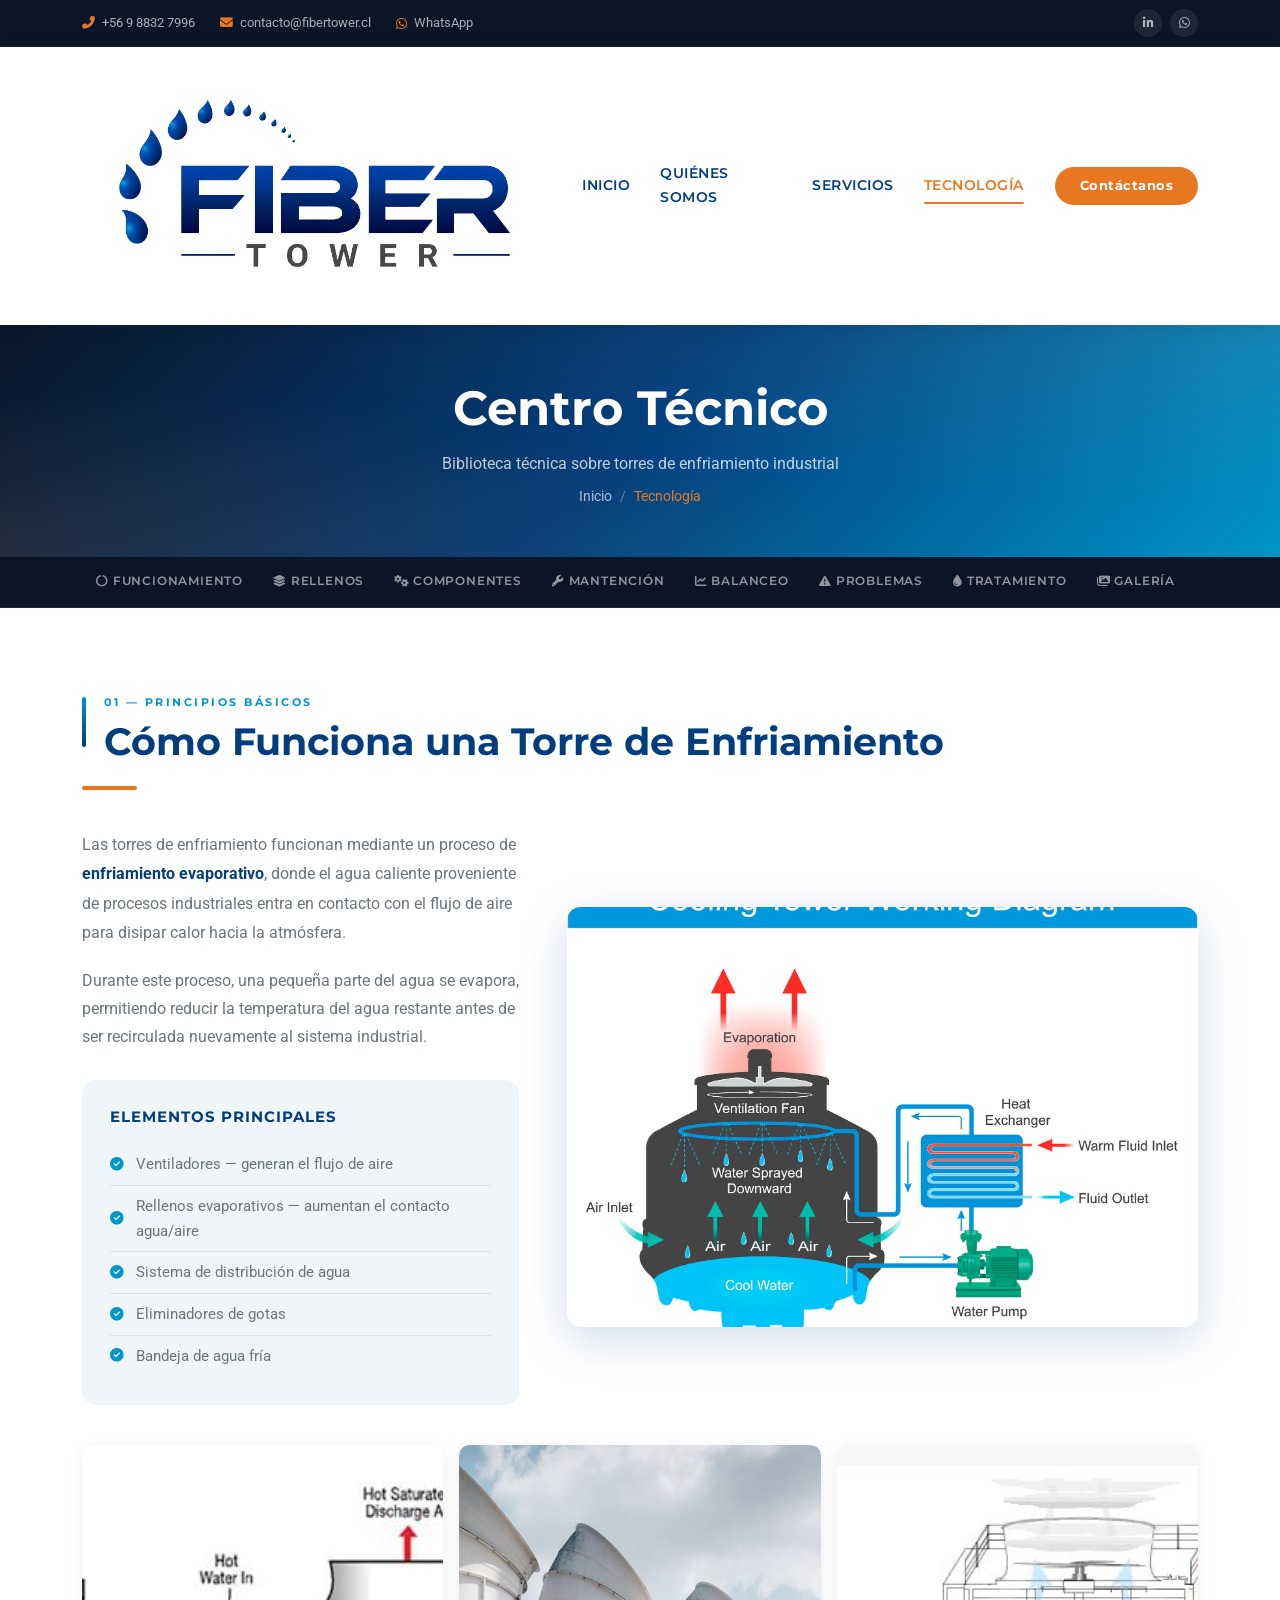
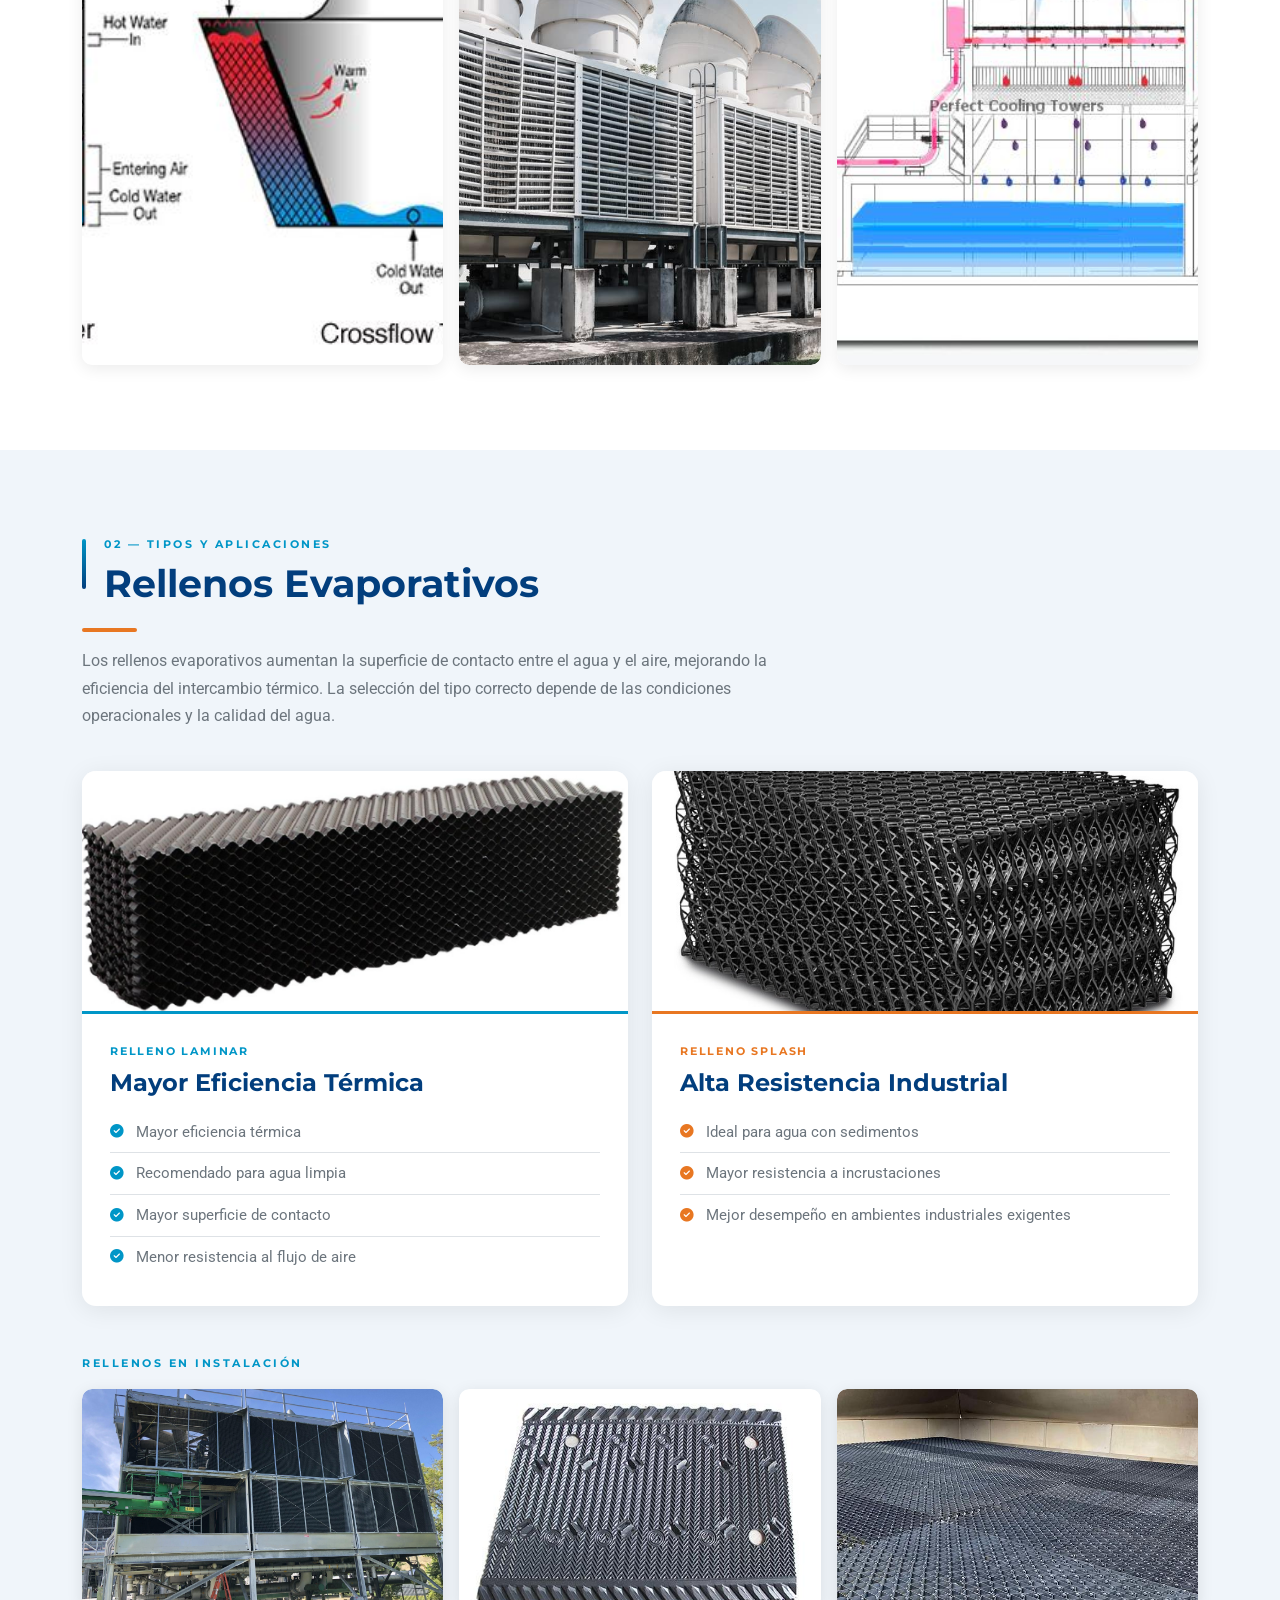
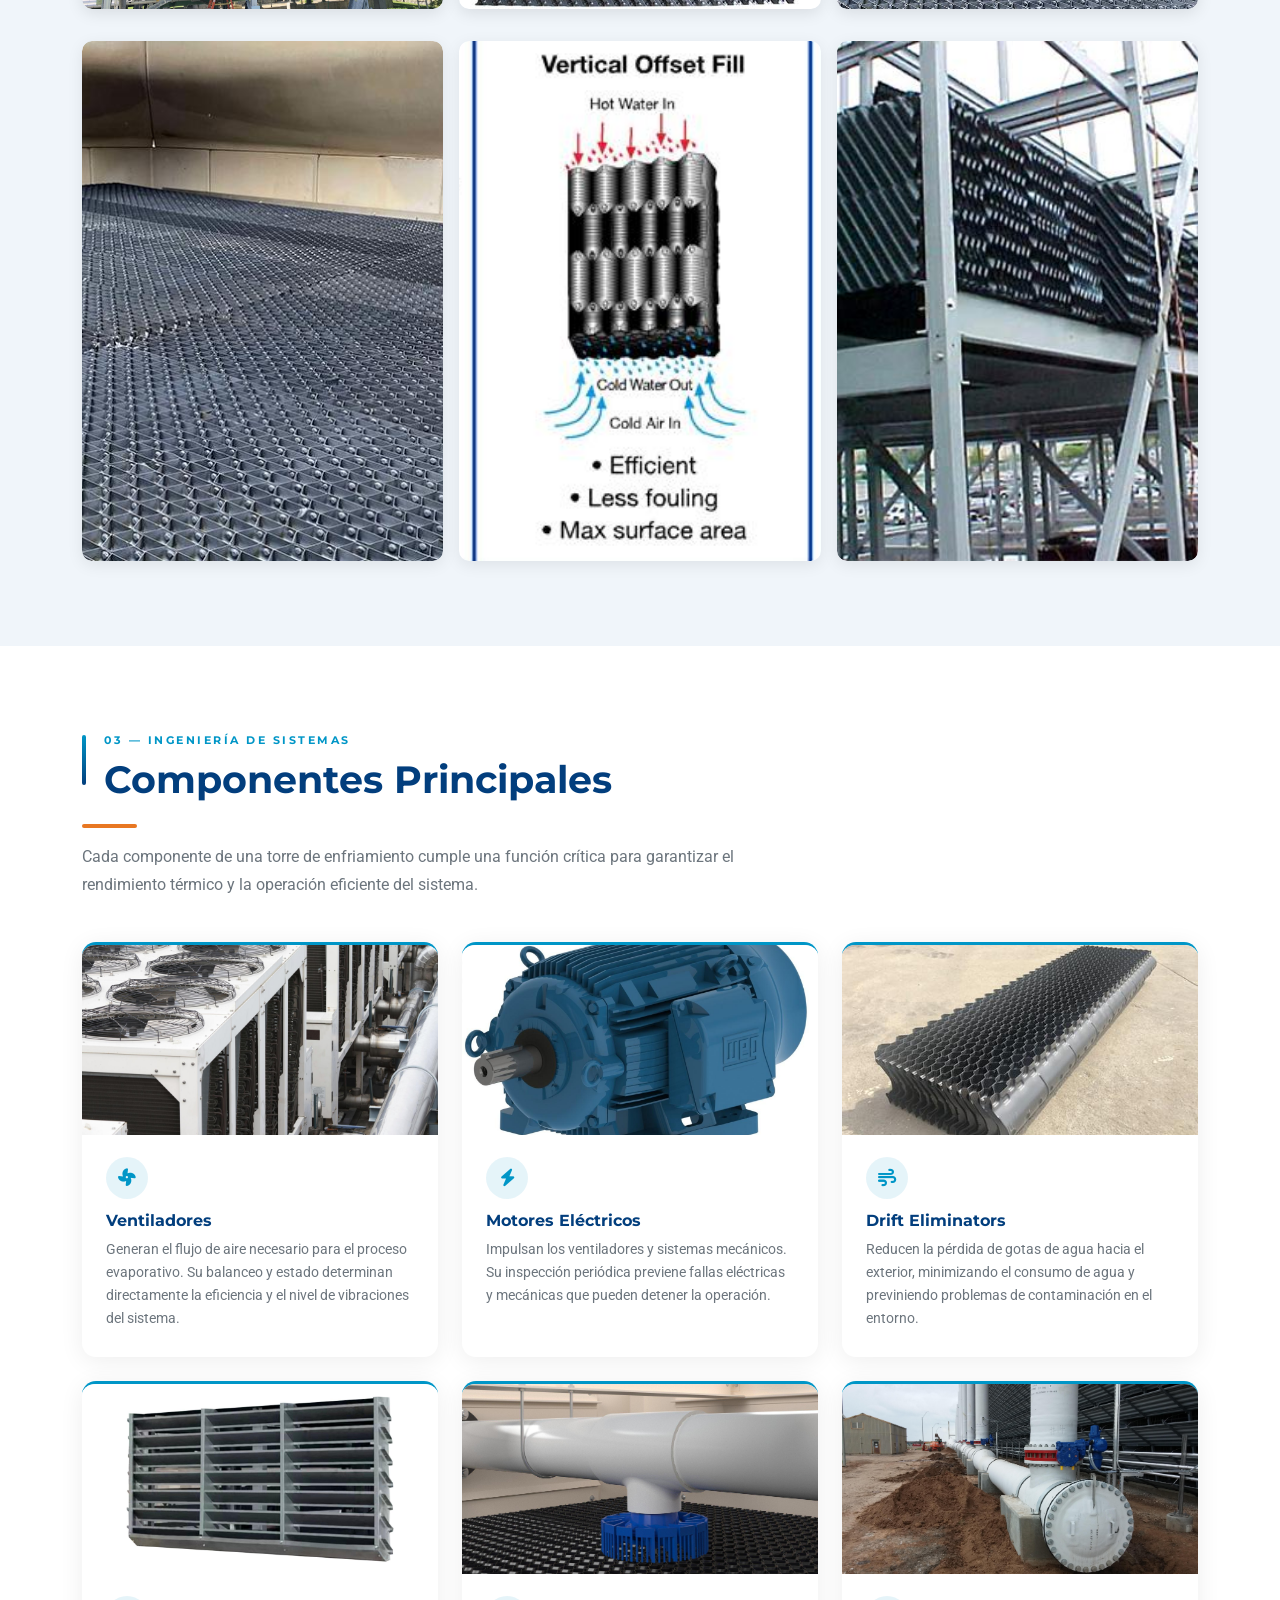
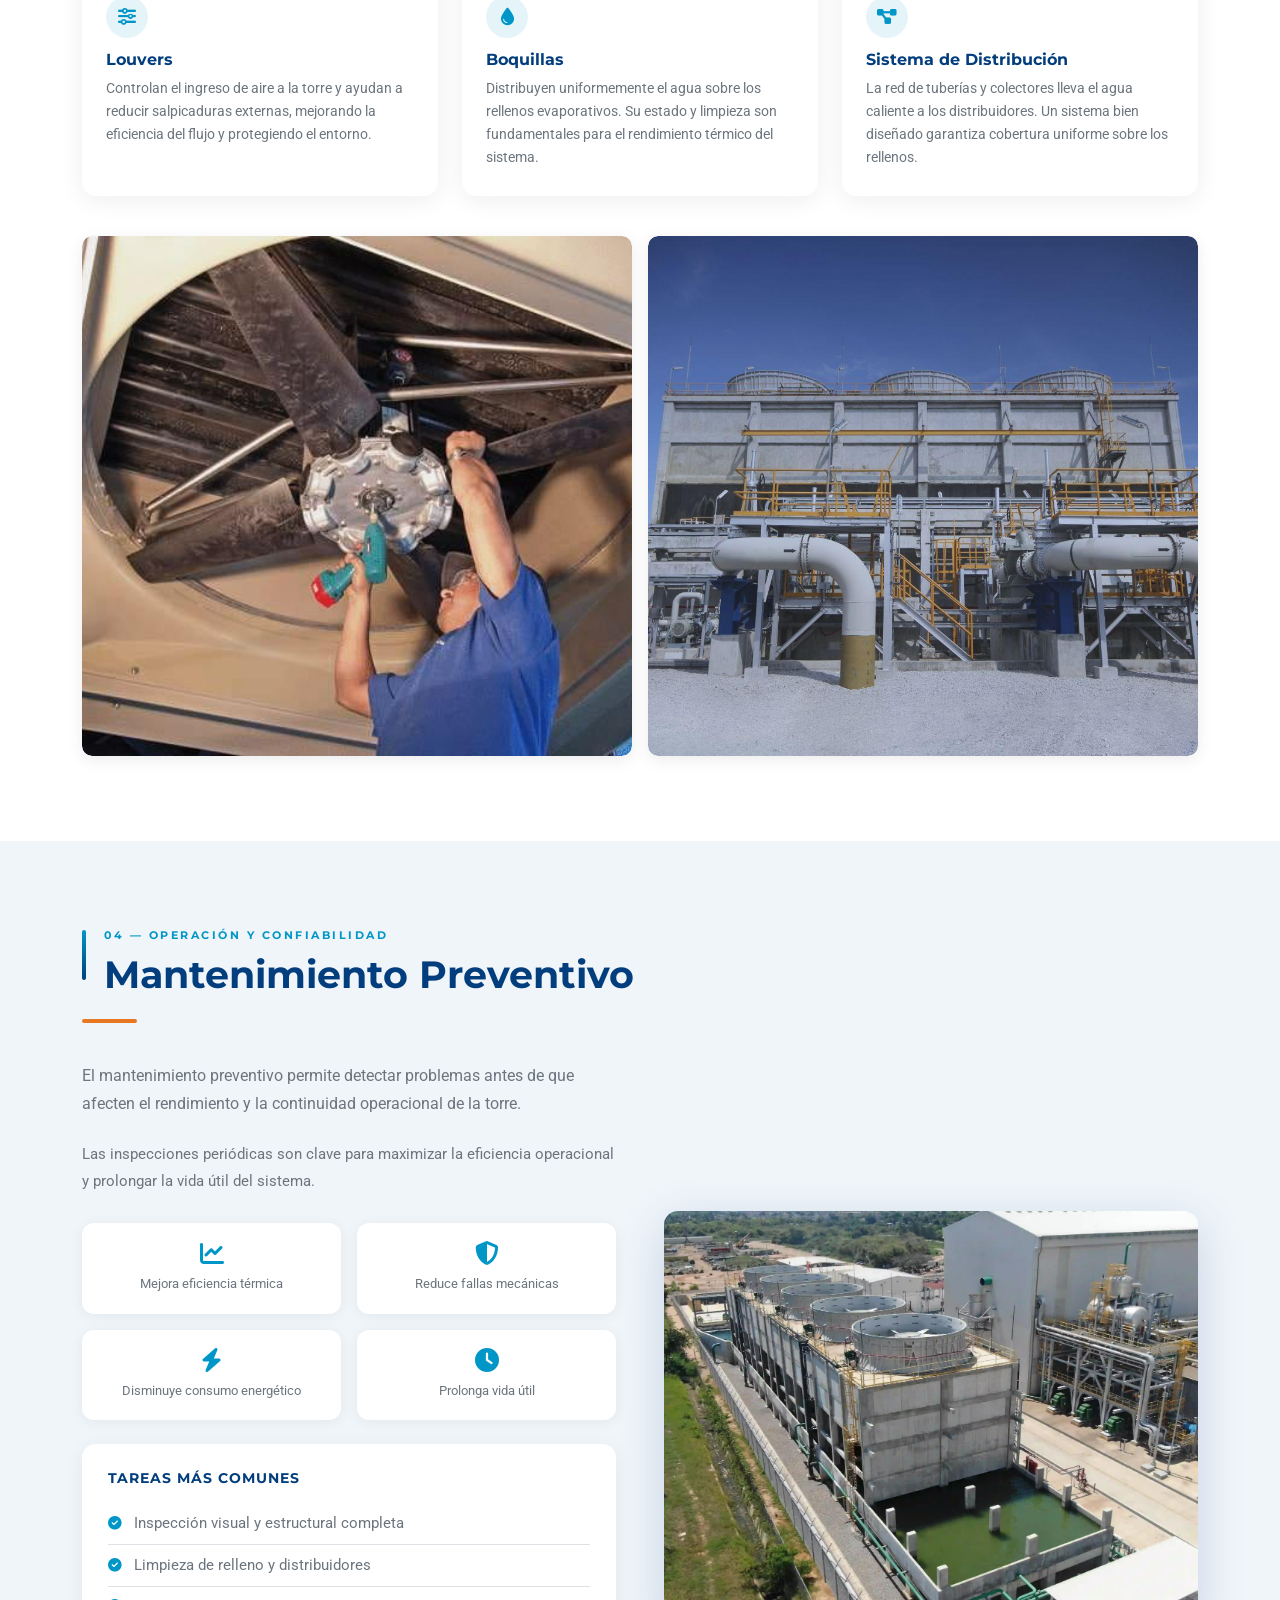
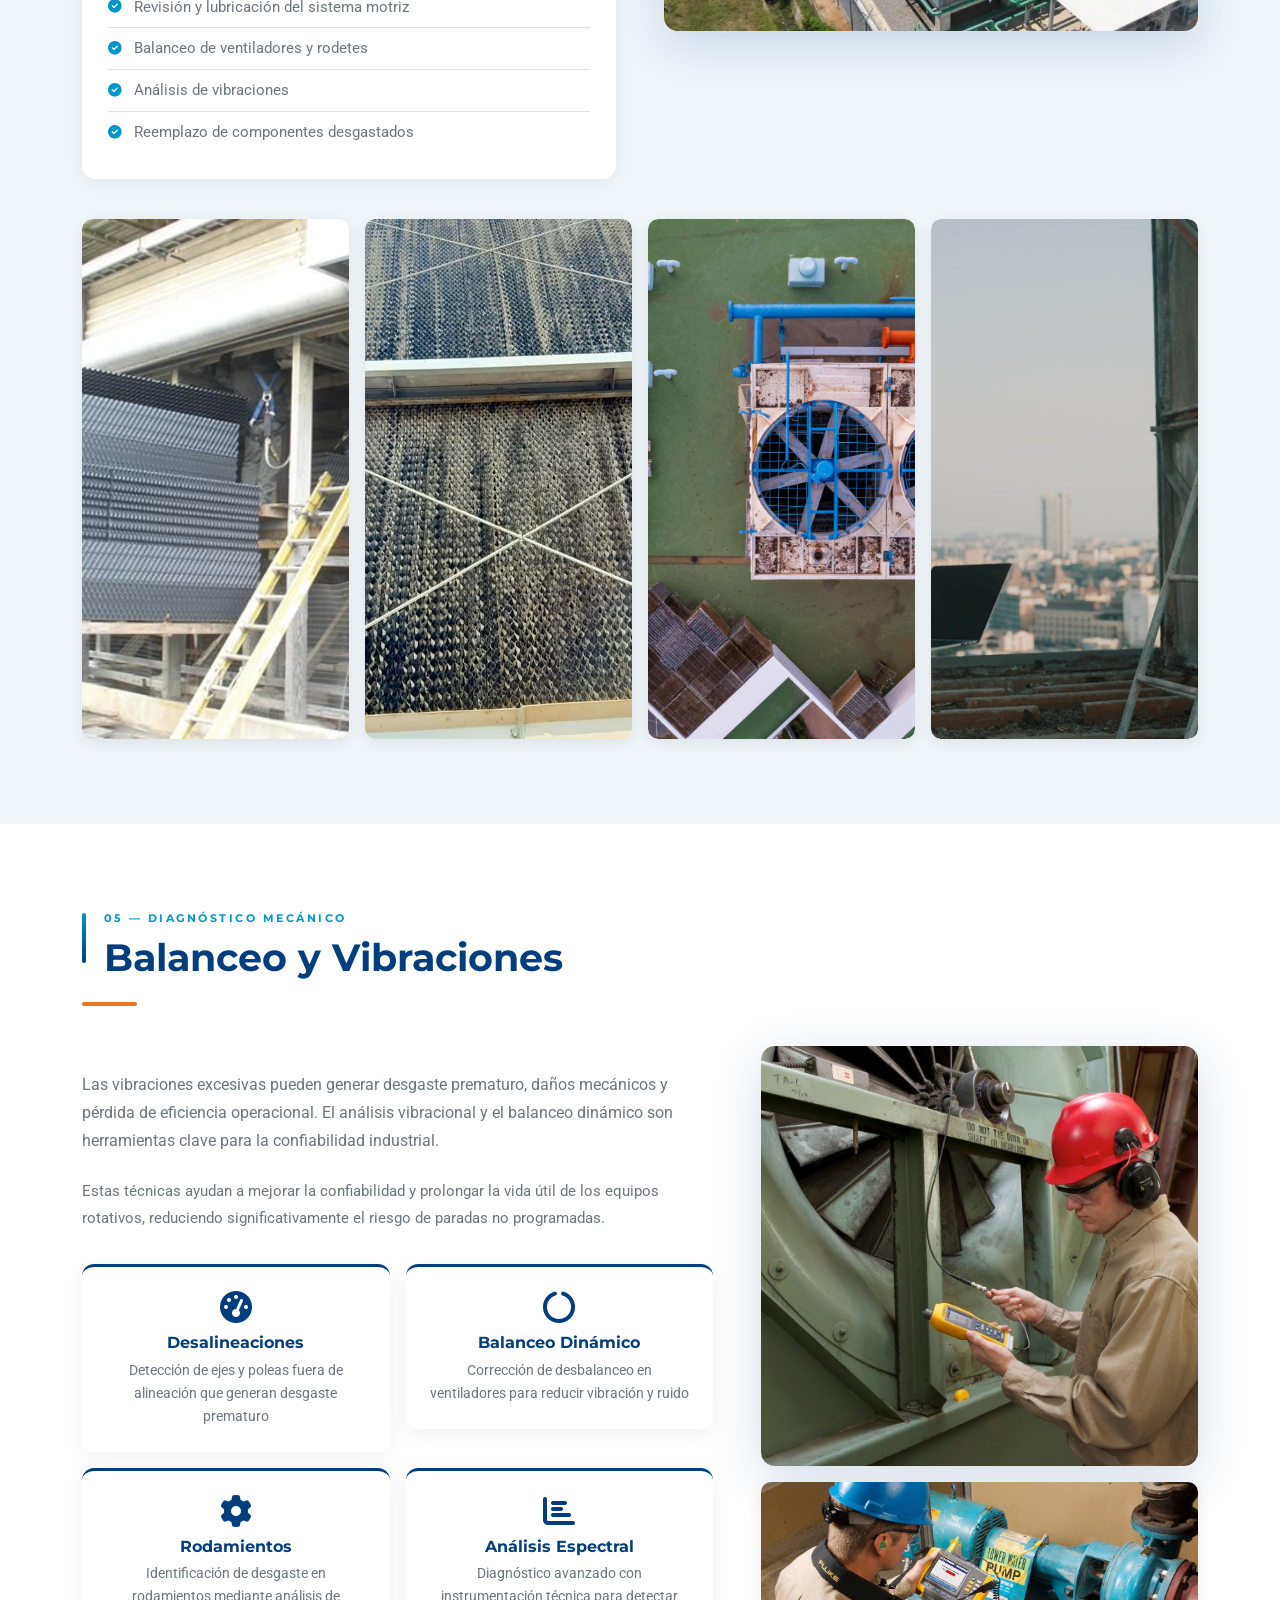
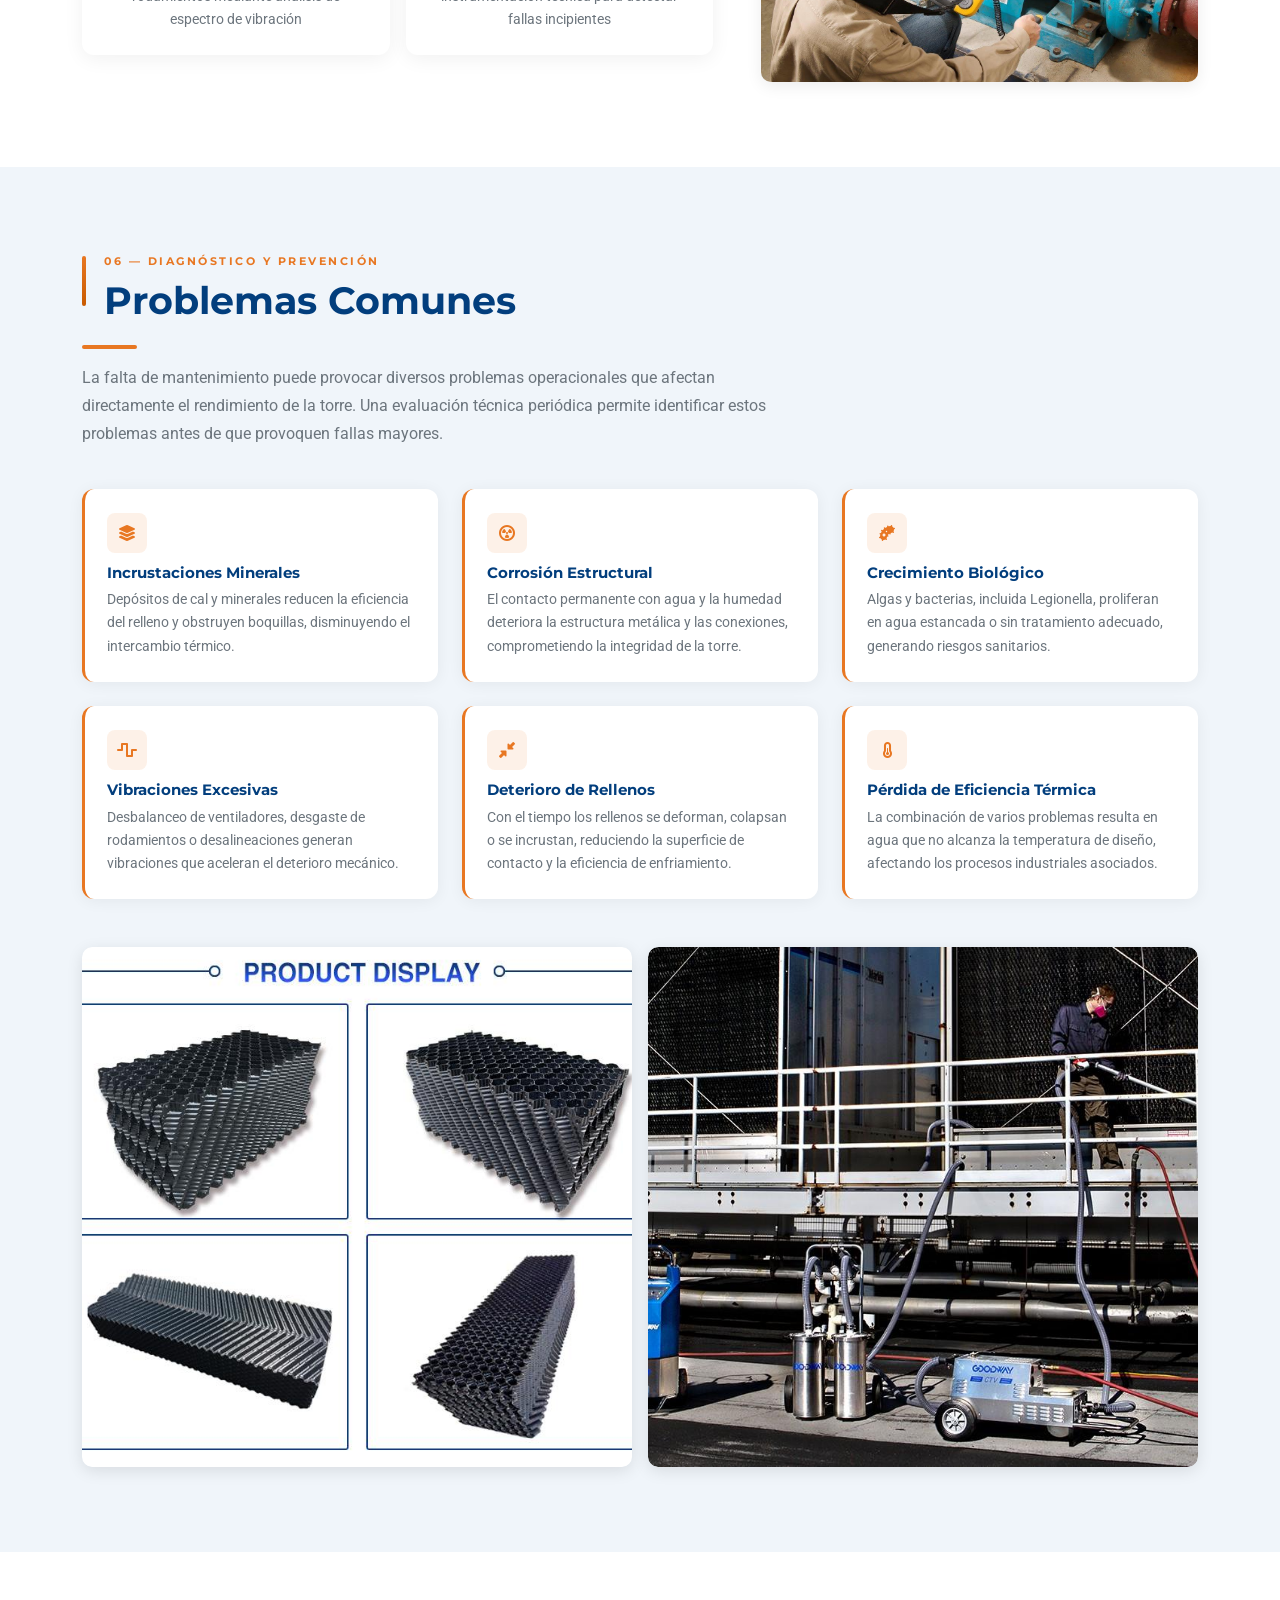
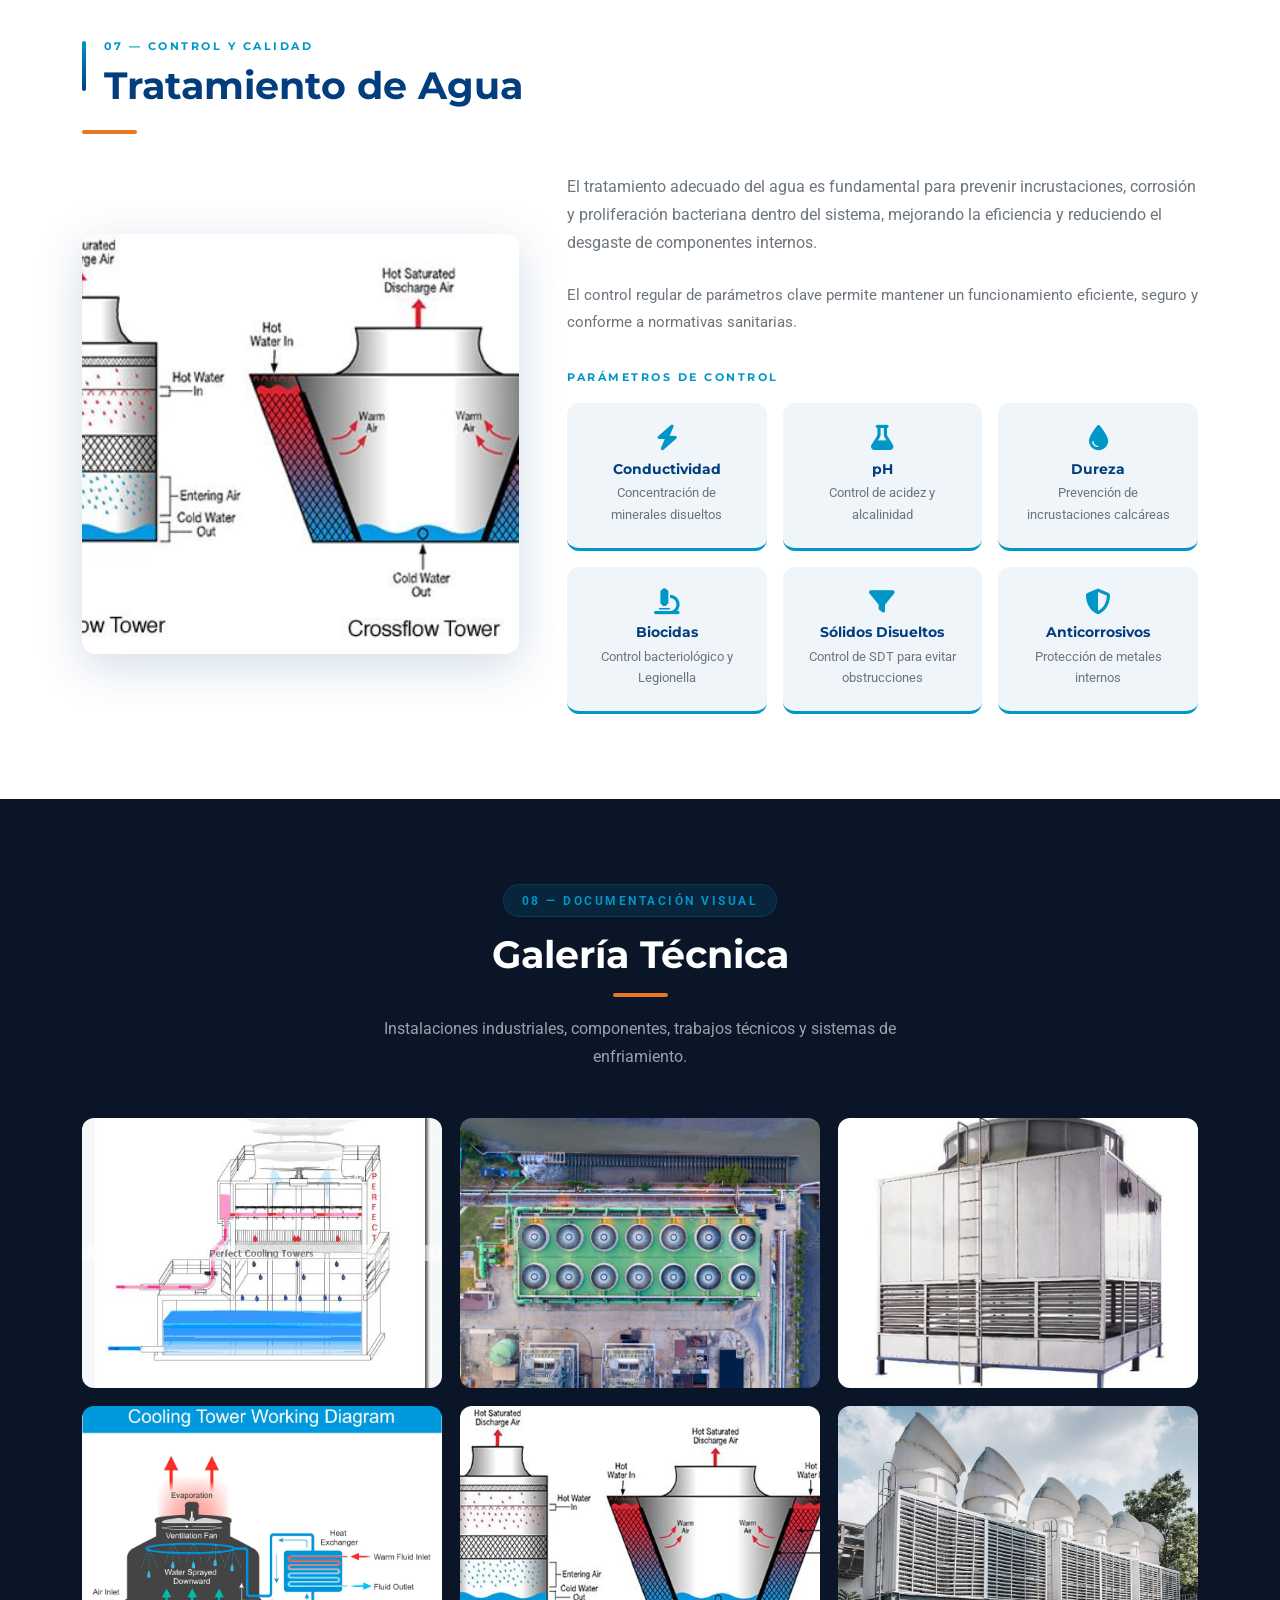
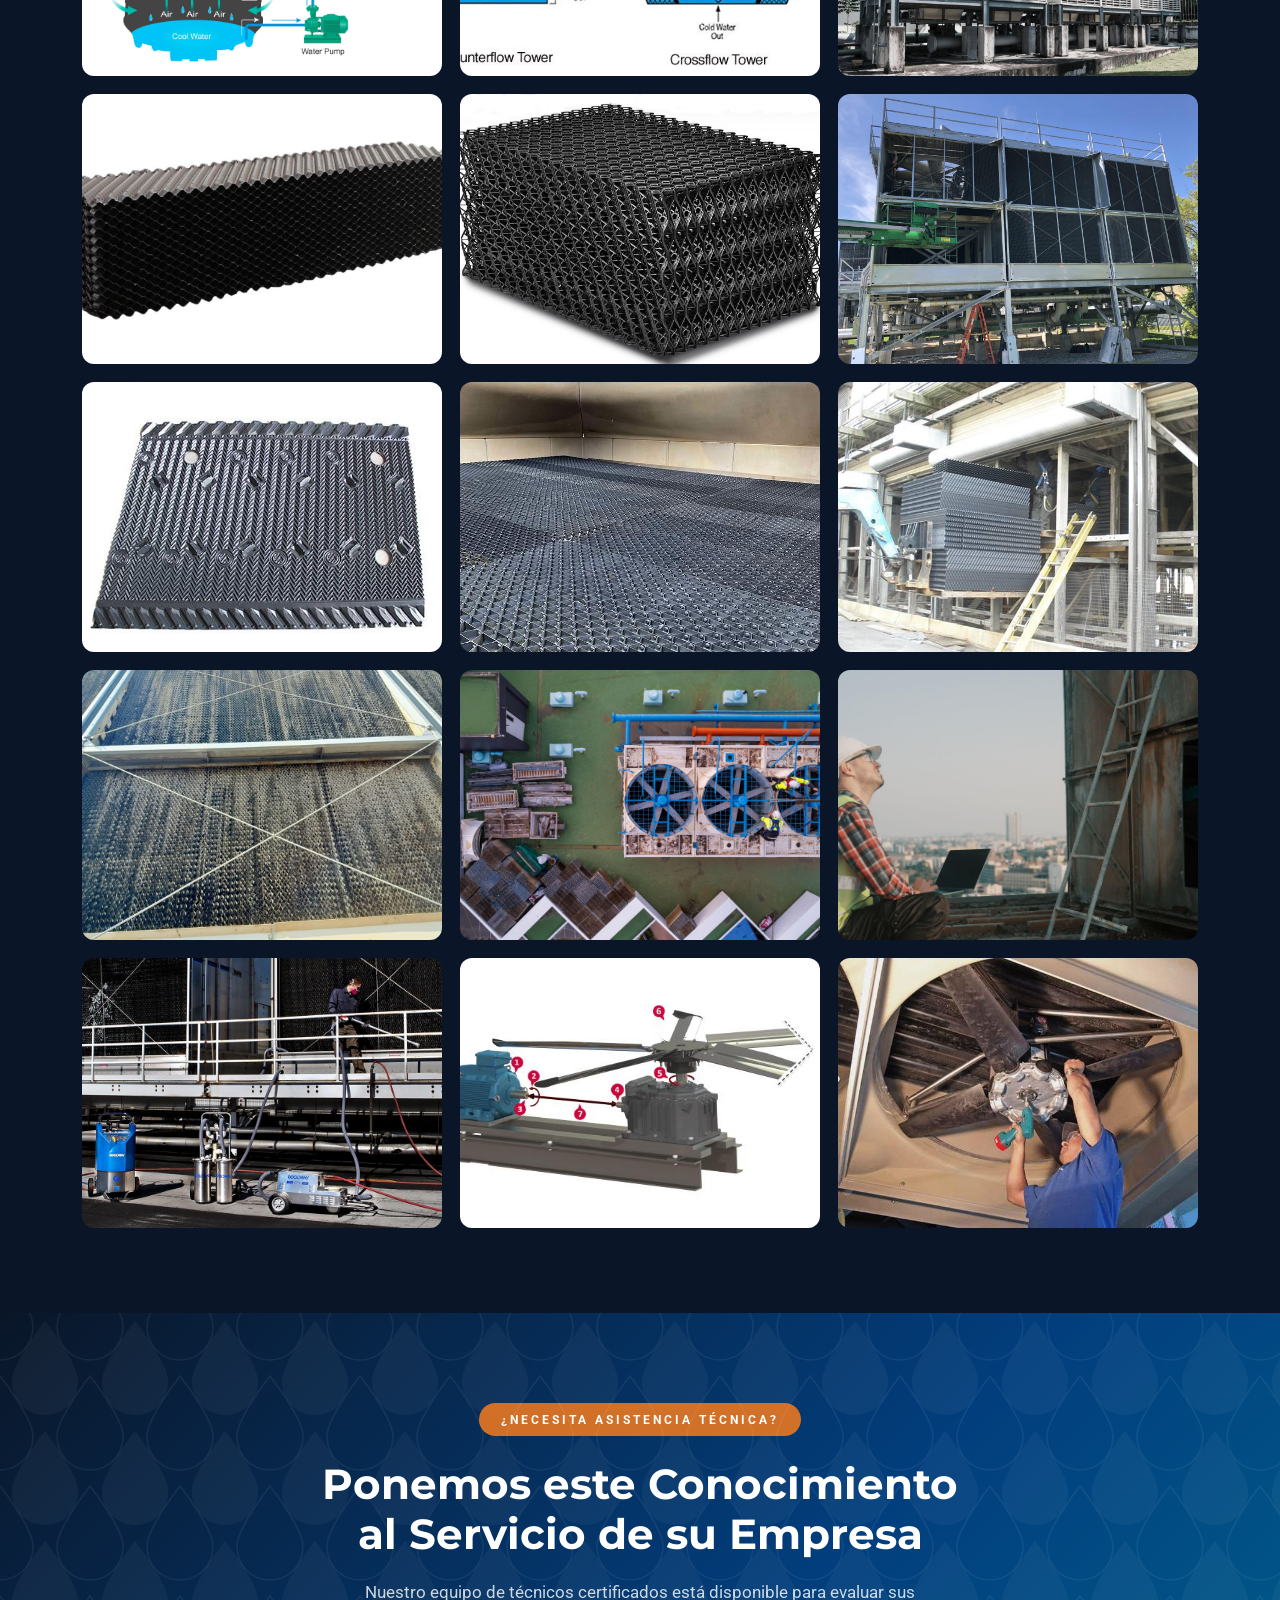
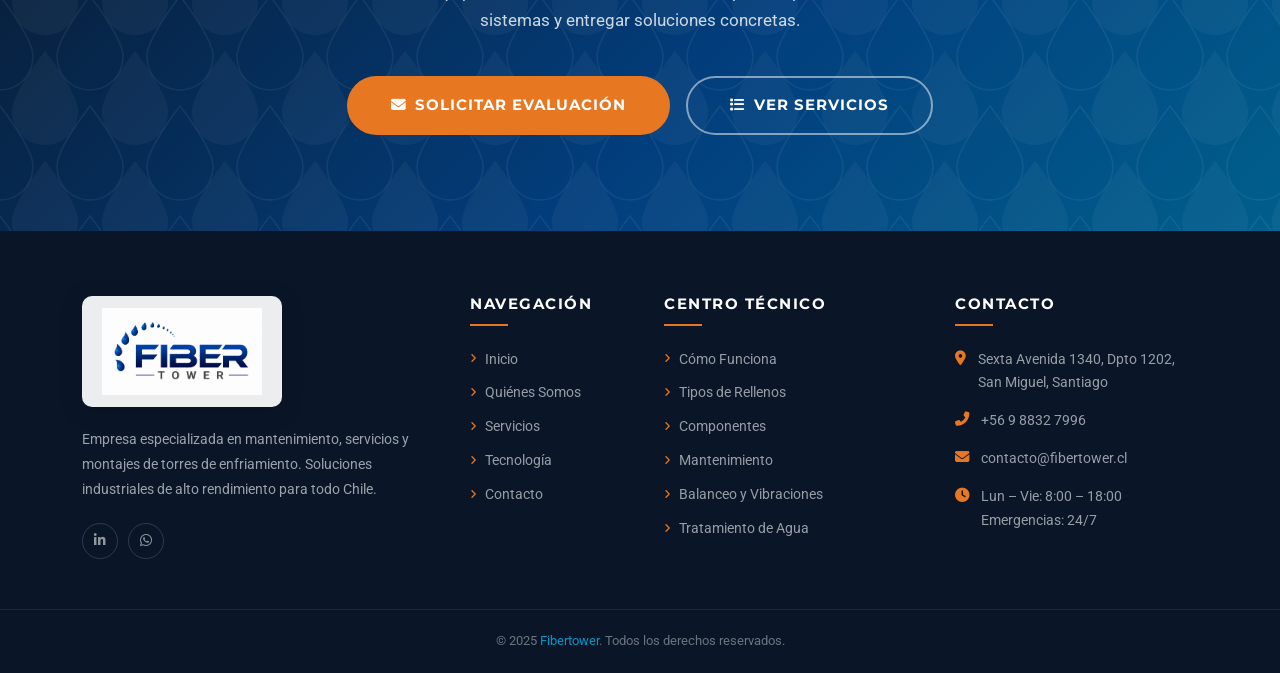
<file: tecnologia/index.html>
<!DOCTYPE html>
<html lang="es">
<head>
  <meta charset="UTF-8">
  <meta name="viewport" content="width=device-width, initial-scale=1.0">
  <meta name="description" content="Centro Técnico Fibertower: guía completa sobre el funcionamiento de torres de enfriamiento industrial, tipos de rellenos evaporativos, componentes, mantenimiento y tratamiento de agua en Chile.">
  <title>Tecnología | Torres de Enfriamiento Industrial | Fibertower</title>
  <meta name="keywords" content="cómo funciona una torre de enfriamiento, rellenos evaporativos laminar splash, componentes torre enfriamiento, mantenimiento torres enfriamiento Chile">
  <link rel="canonical" href="https://fibertower.cl/tecnologia/">
  <meta property="og:title" content="Centro Técnico | Torres de Enfriamiento Industrial | Fibertower">
  <meta property="og:description" content="Guía técnica completa sobre torres de enfriamiento: funcionamiento, rellenos evaporativos laminar y splash, componentes, mantenimiento y tratamiento de agua en Chile.">
  <meta property="og:url" content="https://fibertower.cl/tecnologia/">
  <meta property="og:type" content="website">
  <meta property="og:locale" content="es_CL">
  <link rel="icon" href="../logofiber.png">
  <script type="application/ld+json">
  {
    "@context": "https://schema.org",
    "@type": "TechArticle",
    "headline": "Centro Técnico: Torres de Enfriamiento Industrial",
    "description": "Guía completa sobre el funcionamiento de torres de enfriamiento industrial, tipos de rellenos evaporativos, componentes principales, mantenimiento preventivo y tratamiento del agua en Chile.",
    "url": "https://fibertower.cl/tecnologia/",
    "inLanguage": "es-CL",
    "author": {
      "@type": "Organization",
      "name": "Fibertower",
      "url": "https://fibertower.cl/"
    },
    "publisher": {
      "@type": "Organization",
      "name": "Fibertower",
      "url": "https://fibertower.cl/"
    },
    "about": [
      {"@type": "Thing", "name": "Torres de enfriamiento industrial"},
      {"@type": "Thing", "name": "Rellenos evaporativos"},
      {"@type": "Thing", "name": "Mantenimiento de torres de enfriamiento"},
      {"@type": "Thing", "name": "Rellenos laminar y splash"}
    ]
  }
  </script>
  <script type="application/ld+json">
  {
    "@context": "https://schema.org",
    "@type": "BreadcrumbList",
    "itemListElement": [
      {"@type": "ListItem", "position": 1, "name": "Inicio", "item": "https://fibertower.cl/"},
      {"@type": "ListItem", "position": 2, "name": "Centro Técnico", "item": "https://fibertower.cl/tecnologia/"}
    ]
  }
  </script>
  <link rel="preconnect" href="https://fonts.googleapis.com">
  <link rel="preconnect" href="https://fonts.gstatic.com" crossorigin>
  <link href="https://fonts.googleapis.com/css2?family=Montserrat:wght@400;500;600;700;800;900&family=Roboto:wght@300;400;500&display=swap" rel="stylesheet">
  <link href="https://cdn.jsdelivr.net/npm/bootstrap@5.3.0/dist/css/bootstrap.min.css" rel="stylesheet">
  <link href="https://cdnjs.cloudflare.com/ajax/libs/font-awesome/6.4.0/css/all.min.css" rel="stylesheet">
  <link href="../css/style.css" rel="stylesheet">
  <style>
    .tech-subnav {
      background: var(--dark);
      position: sticky;
      top: 76px;
      z-index: 98;
      border-bottom: 1px solid rgba(255,255,255,0.06);
    }
    .tech-subnav-inner {
      display: flex;
      gap: 2px;
      padding: 8px 0;
      overflow-x: auto;
      scrollbar-width: none;
    }
    .tech-subnav-inner::-webkit-scrollbar { display: none; }
    .tech-subnav-inner a {
      color: rgba(255,255,255,0.55);
      font-size: 0.72rem;
      text-transform: uppercase;
      letter-spacing: 0.8px;
      padding: 7px 14px;
      border-radius: 20px;
      transition: all 0.2s;
      white-space: nowrap;
      text-decoration: none;
      font-family: 'Montserrat', sans-serif;
      font-weight: 600;
    }
    .tech-subnav-inner a:hover {
      color: white;
      background: rgba(0,150,199,0.25);
    }
    .tech-section { scroll-margin-top: 130px; }
    .tech-label {
      font-size: 0.7rem;
      text-transform: uppercase;
      letter-spacing: 2.5px;
      color: var(--secondary);
      font-weight: 700;
      font-family: 'Montserrat', sans-serif;
      margin-bottom: 6px;
      display: block;
    }
    .tech-accent-bar {
      min-width: 4px;
      height: 50px;
      background: linear-gradient(to bottom, var(--secondary), var(--primary));
      border-radius: 2px;
      margin-top: 4px;
    }
    .tech-section-header {
      display: flex;
      align-items: flex-start;
      gap: 18px;
      margin-bottom: 20px;
    }
    .comp-card {
      background: white;
      border-radius: 14px;
      overflow: hidden;
      box-shadow: 0 4px 24px rgba(0,0,0,0.07);
      border-top: 3px solid var(--secondary);
      height: 100%;
      transition: transform 0.3s, box-shadow 0.3s;
    }
    .comp-card:hover {
      transform: translateY(-4px);
      box-shadow: 0 12px 40px rgba(2,62,125,0.14);
    }
    .comp-card-img {
      width: 100%;
      height: 190px;
      object-fit: cover;
      display: block;
    }
    .comp-card-body { padding: 22px 24px 26px; }
    .comp-icon {
      width: 42px; height: 42px;
      background: rgba(0,150,199,0.1);
      border-radius: 50%;
      display: flex; align-items: center; justify-content: center;
      font-size: 1.1rem; color: var(--secondary);
      margin-bottom: 12px;
    }
    .comp-card h5 { color: var(--primary); font-size: 1rem; margin-bottom: 8px; }
    .comp-card p { color: var(--gray); font-size: 0.88rem; margin: 0; line-height: 1.65; }
    .relleno-card {
      background: white;
      border-radius: 14px;
      overflow: hidden;
      box-shadow: 0 4px 24px rgba(0,0,0,0.08);
      height: 100%;
    }
    .relleno-card-img { width:100%; height:240px; object-fit:cover; display:block; }
    .relleno-card-body { padding: 28px; border-top: 3px solid var(--secondary); }
    .relleno-card.splash .relleno-card-body { border-top-color: var(--accent); }
    .relleno-label {
      font-size: 0.68rem; text-transform: uppercase; letter-spacing: 1.8px;
      font-weight: 700; font-family: 'Montserrat', sans-serif;
      margin-bottom: 8px; display: block;
    }
    .relleno-card .relleno-label { color: var(--secondary); }
    .relleno-card.splash .relleno-label { color: var(--accent); }
    .tech-check li {
      padding: 8px 0;
      border-bottom: 1px solid var(--border);
      color: var(--gray);
      font-size: 0.91rem;
      display: flex;
      align-items: center;
      gap: 10px;
      list-style: none;
    }
    .tech-check li:last-child { border-bottom: none; }
    .tech-check li i { color: var(--secondary); font-size: 0.85rem; min-width: 16px; }
    .tech-check { padding: 0; margin: 0; }
    .prob-card {
      background: white;
      border-radius: 12px;
      padding: 24px 22px;
      border-left: 3px solid var(--accent);
      box-shadow: 0 2px 16px rgba(0,0,0,0.06);
      height: 100%;
    }
    .prob-icon {
      width: 40px; height: 40px;
      background: rgba(232,119,34,0.1);
      border-radius: 8px;
      display: flex; align-items: center; justify-content: center;
      font-size: 1rem; color: var(--accent);
      margin-bottom: 12px;
    }
    .prob-card h6 { color: var(--primary); font-size: 0.93rem; margin-bottom: 6px; }
    .prob-card p { color: var(--gray); font-size: 0.85rem; margin: 0; }
    .param-card {
      background: var(--light);
      border-radius: 12px;
      padding: 22px;
      text-align: center;
      border-bottom: 3px solid var(--secondary);
    }
    .param-card i { font-size: 1.6rem; color: var(--secondary); margin-bottom: 10px; display: block; }
    .param-card h6 { color: var(--primary); font-size: 0.9rem; margin-bottom: 4px; }
    .param-card p { color: var(--gray); font-size: 0.8rem; margin: 0; }
    .tech-hero-img {
      border-radius: 14px;
      overflow: hidden;
      box-shadow: 0 12px 48px rgba(2,62,125,0.18);
    }
    .tech-hero-img img { width: 100%; height: 420px; object-fit: cover; display: block; }
    .small-img-row img {
      width: 100%;
      height: 520px;
      object-fit: cover;
      border-radius: 10px;
      display: block;
      transition: transform 0.3s;
    }
    .small-img-row img:hover { transform: scale(1.03); }
    .installed-img img {
      width: 100%;
      height: 220px;
      object-fit: cover;
      border-radius: 10px;
      display: block;
    }
    .vibration-stat {
      background: white;
      border-radius: 12px;
      padding: 24px;
      text-align: center;
      box-shadow: 0 4px 20px rgba(0,0,0,0.06);
      border-top: 3px solid var(--primary);
    }
    .vibration-stat i { font-size: 2rem; color: var(--primary); margin-bottom: 10px; display: block; }
    .vibration-stat h5 { color: var(--primary); font-size: 1rem; margin-bottom: 6px; }
    .vibration-stat p { color: var(--gray); font-size: 0.85rem; margin: 0; }
  </style>
</head>
<body>

<!-- TOP BAR -->
<div class="top-bar">
  <div class="container">
    <div class="row align-items-center">
      <div class="col-lg-7">
        <ul class="contact-info mb-0">
          <li><i class="fas fa-phone-alt"></i> +56 9 8832 7996</li>
          <li><i class="fas fa-envelope"></i> contacto@fibertower.cl</li>
          <li><i class="fab fa-whatsapp"></i> WhatsApp</li>
        </ul>
      </div>
      <div class="col-lg-5">
        <div class="social-icons">
          <a href="https://www.linkedin.com/company/fibertowerchile/" target="_blank"><i class="fab fa-linkedin-in"></i></a>
          <a href="https://wa.me/56988327996" target="_blank"><i class="fab fa-whatsapp"></i></a>
        </div>
      </div>
    </div>
  </div>
</div>

<!-- NAVBAR -->
<nav class="navbar navbar-expand-lg main-navbar">
  <div class="container">
    <a class="navbar-brand" href="/">
      <img src="../images/newlogo_transparente_normal.png" alt="Fibertower Logo" class="d-none d-lg-block">
      <img src="../images/newlogo_blanco.png" alt="Fibertower Logo" class="d-lg-none">
    </a>
    <button class="navbar-toggler" type="button" data-bs-toggle="collapse" data-bs-target="#navMain">
      <span class="navbar-toggler-icon"></span>
    </button>
    <div class="collapse navbar-collapse" id="navMain">
      <ul class="navbar-nav ms-auto align-items-lg-center">
        <li class="nav-item"><a class="nav-link" href="/">Inicio</a></li>
        <li class="nav-item"><a class="nav-link" href="/nosotros/">Quiénes Somos</a></li>
        <li class="nav-item"><a class="nav-link" href="/servicios/">Servicios</a></li>
        <li class="nav-item"><a class="nav-link active" href="/tecnologia/">Tecnología</a></li>
        <li class="nav-item ms-lg-3">
          <a class="btn btn-sm px-4 py-2 fw-bold text-white rounded-pill"
             href="/contactanos/"
             style="background: var(--accent); font-family: 'Montserrat', sans-serif; font-size: 0.82rem; letter-spacing: 0.5px;">
            Contáctanos
          </a>
        </li>
      </ul>
    </div>
  </div>
</nav>

<!-- PAGE HEADER -->
<div class="page-header">
  <div class="container">
    <h1>Centro Técnico</h1>
    <p style="color:rgba(255,255,255,0.75); font-size:1rem; margin-top:8px; margin-bottom:8px;">Biblioteca técnica sobre torres de enfriamiento industrial</p>
    <nav aria-label="breadcrumb">
      <ol class="breadcrumb justify-content-center">
        <li class="breadcrumb-item"><a href="/">Inicio</a></li>
        <li class="breadcrumb-item active">Tecnología</li>
      </ol>
    </nav>
  </div>
</div>

<!-- STICKY SECTION NAV -->
<div class="tech-subnav">
  <div class="container">
    <div class="tech-subnav-inner">
      <a href="#funcionamiento"><i class="fas fa-circle-notch me-1"></i>Funcionamiento</a>
      <a href="#rellenos"><i class="fas fa-layer-group me-1"></i>Rellenos</a>
      <a href="#componentes"><i class="fas fa-cogs me-1"></i>Componentes</a>
      <a href="#mantenimiento"><i class="fas fa-wrench me-1"></i>Mantención</a>
      <a href="#balanceo"><i class="fas fa-chart-line me-1"></i>Balanceo</a>
      <a href="#problemas"><i class="fas fa-exclamation-triangle me-1"></i>Problemas</a>
      <a href="#agua"><i class="fas fa-tint me-1"></i>Tratamiento</a>
      <a href="#galeria"><i class="fas fa-images me-1"></i>Galería</a>
    </div>
  </div>
</div>

<!-- ===== SECTION 1: FUNCIONAMIENTO ===== -->
<section id="funcionamiento" class="tech-section" style="padding: 85px 0; background: white;">
  <div class="container">
    <div class="tech-section-header">
      <div class="tech-accent-bar"></div>
      <div>
        <span class="tech-label">01 — Principios Básicos</span>
        <h2 class="section-title" style="margin-bottom:0;">Cómo Funciona una Torre de Enfriamiento</h2>
      </div>
    </div>
    <div class="section-divider" style="margin-bottom:40px;"></div>
    <div class="row g-5 align-items-center">
      <div class="col-lg-5">
        <p style="color:var(--gray); font-size:1rem; line-height:1.85; margin-bottom:20px;">
          Las torres de enfriamiento funcionan mediante un proceso de <strong style="color:var(--primary);">enfriamiento evaporativo</strong>, donde el agua caliente proveniente de procesos industriales entra en contacto con el flujo de aire para disipar calor hacia la atmósfera.
        </p>
        <p style="color:var(--gray); font-size:0.97rem; line-height:1.8; margin-bottom:28px;">
          Durante este proceso, una pequeña parte del agua se evapora, permitiendo reducir la temperatura del agua restante antes de ser recirculada nuevamente al sistema industrial.
        </p>
        <div style="background:var(--light); border-radius:14px; padding:28px;">
          <h5 style="color:var(--primary); font-size:0.95rem; margin-bottom:18px; text-transform:uppercase; letter-spacing:1px; font-family:'Montserrat',sans-serif;">Elementos Principales</h5>
          <ul class="tech-check">
            <li><i class="fas fa-check-circle"></i> Ventiladores — generan el flujo de aire</li>
            <li><i class="fas fa-check-circle"></i> Rellenos evaporativos — aumentan el contacto agua/aire</li>
            <li><i class="fas fa-check-circle"></i> Sistema de distribución de agua</li>
            <li><i class="fas fa-check-circle"></i> Eliminadores de gotas</li>
            <li><i class="fas fa-check-circle"></i> Bandeja de agua fría</li>
          </ul>
        </div>
      </div>
      <div class="col-lg-7">
        <div class="tech-hero-img">
          <img src="../images/galeria/1_Funcionamiento/Diagrama/diagrama.jpg" alt="Diagrama de funcionamiento torre de enfriamiento">
        </div>
      </div>
    </div>
    <div class="row g-3 mt-4 small-img-row">
      <div class="col-4">
        <div style="border-radius:10px; overflow:hidden; box-shadow:0 4px 16px rgba(0,0,0,0.08);">
          <img src="../images/galeria/1_Funcionamiento/Diagrama/diagrama2.jpg" alt="Diagrama flujo térmica">
        </div>
      </div>
      <div class="col-4">
        <div style="border-radius:10px; overflow:hidden; box-shadow:0 4px 16px rgba(0,0,0,0.08);">
          <img src="../images/galeria/1_Funcionamiento/Diagrama/diagrama3.jpg" alt="Esquema evaporativo">
        </div>
      </div>
      <div class="col-4">
        <div style="border-radius:10px; overflow:hidden; box-shadow:0 4px 16px rgba(0,0,0,0.08);">
          <img src="../images/galeria/1_Funcionamiento/TorreIndustrial/torre1.jpg" alt="Torre de enfriamiento industrial">
        </div>
      </div>
    </div>
  </div>
</section>

<!-- ===== SECTION 2: RELLENOS ===== -->
<section id="rellenos" class="tech-section" style="padding: 85px 0; background: var(--light);">
  <div class="container">
    <div class="tech-section-header">
      <div class="tech-accent-bar"></div>
      <div>
        <span class="tech-label">02 — Tipos y Aplicaciones</span>
        <h2 class="section-title" style="margin-bottom:0;">Rellenos Evaporativos</h2>
      </div>
    </div>
    <div class="section-divider" style="margin-bottom:16px;"></div>
    <p style="color:var(--gray); font-size:0.97rem; max-width:720px; margin-bottom:40px; line-height:1.8;">
      Los rellenos evaporativos aumentan la superficie de contacto entre el agua y el aire, mejorando la eficiencia del intercambio térmico. La selección del tipo correcto depende de las condiciones operacionales y la calidad del agua.
    </p>
    <div class="row g-4 mb-5">
      <!-- Laminar -->
      <div class="col-lg-6">
        <div class="relleno-card">
          <img class="relleno-card-img" src="../images/galeria/2_Rellenos/LaminarvsSplash/laminar.jpg" alt="Relleno Laminar">
          <div class="relleno-card-body">
            <span class="relleno-label">Relleno Laminar</span>
            <h4 style="color:var(--primary); margin-bottom:14px;">Mayor Eficiencia Térmica</h4>
            <ul class="tech-check">
              <li><i class="fas fa-check-circle"></i> Mayor eficiencia térmica</li>
              <li><i class="fas fa-check-circle"></i> Recomendado para agua limpia</li>
              <li><i class="fas fa-check-circle"></i> Mayor superficie de contacto</li>
              <li><i class="fas fa-check-circle"></i> Menor resistencia al flujo de aire</li>
            </ul>
          </div>
        </div>
      </div>
      <!-- Splash -->
      <div class="col-lg-6">
        <div class="relleno-card splash">
          <img class="relleno-card-img" src="../images/SPLASH.jpg" alt="Relleno Splash">
          <div class="relleno-card-body">
            <span class="relleno-label">Relleno Splash</span>
            <h4 style="color:var(--primary); margin-bottom:14px;">Alta Resistencia Industrial</h4>
            <ul class="tech-check">
              <li><i class="fas fa-check-circle" style="color:var(--accent)"></i> Ideal para agua con sedimentos</li>
              <li><i class="fas fa-check-circle" style="color:var(--accent)"></i> Mayor resistencia a incrustaciones</li>
              <li><i class="fas fa-check-circle" style="color:var(--accent)"></i> Mejor desempeño en ambientes industriales exigentes</li>
            </ul>
          </div>
        </div>
      </div>
    </div>
    <!-- Rellenos instalados -->
    <div style="margin-bottom:16px;">
      <span class="tech-label">Rellenos en Instalación</span>
    </div>
    <div class="row g-3 installed-img">
      <div class="col-4">
        <div style="border-radius:10px; overflow:hidden; box-shadow:0 4px 16px rgba(0,0,0,0.1);">
          <img src="../images/galeria/2_Rellenos/rellenosinstalados/instalado1.jpg" alt="Rellenos instalados en torre">
        </div>
      </div>
      <div class="col-4">
        <div style="border-radius:10px; overflow:hidden; box-shadow:0 4px 16px rgba(0,0,0,0.1);">
          <img src="../images/galeria/2_Rellenos/rellenosinstalados/instalado2.jpg" alt="Rellenos evaporativos instalados">
        </div>
      </div>
      <div class="col-4">
        <div style="border-radius:10px; overflow:hidden; box-shadow:0 4px 16px rgba(0,0,0,0.1);">
          <img src="../images/galeria/2_Rellenos/rellenosinstalados/instalado3.jpg" alt="Rellenos en operación">
        </div>
      </div>
    </div>
    <!-- Laminar types row -->
    <div class="row g-3 mt-3 small-img-row">
      <div class="col-4">
        <div style="border-radius:10px; overflow:hidden; box-shadow:0 4px 16px rgba(0,0,0,0.08);">
          <img src="../images/galeria/2_Rellenos/LaminarvsSplash/laminar2.jpg" alt="Relleno laminar detalle">
        </div>
      </div>
      <div class="col-4">
        <div style="border-radius:10px; overflow:hidden; box-shadow:0 4px 16px rgba(0,0,0,0.08);">
          <img src="../images/galeria/2_Rellenos/LaminarvsSplash/laminar3.jpg" alt="Textura relleno laminar">
        </div>
      </div>
      <div class="col-4">
        <div style="border-radius:10px; overflow:hidden; box-shadow:0 4px 16px rgba(0,0,0,0.08);">
          <img src="../images/galeria/2_Rellenos/LaminarvsSplash/laminar4.jpg" alt="Rellenos tipo laminar">
        </div>
      </div>
    </div>
  </div>
</section>

<!-- ===== SECTION 3: COMPONENTES ===== -->
<section id="componentes" class="tech-section" style="padding: 85px 0; background: white;">
  <div class="container">
    <div class="tech-section-header">
      <div class="tech-accent-bar"></div>
      <div>
        <span class="tech-label">03 — Ingeniería de Sistemas</span>
        <h2 class="section-title" style="margin-bottom:0;">Componentes Principales</h2>
      </div>
    </div>
    <div class="section-divider" style="margin-bottom:16px;"></div>
    <p style="color:var(--gray); font-size:0.97rem; max-width:720px; margin-bottom:42px; line-height:1.8;">
      Cada componente de una torre de enfriamiento cumple una función crítica para garantizar el rendimiento térmico y la operación eficiente del sistema.
    </p>
    <div class="row g-4">
      <!-- Ventiladores -->
      <div class="col-lg-4 col-md-6">
        <div class="comp-card">
          <img class="comp-card-img" src="../images/galeria2/Ventiladores/0MFxduUq98UyOpcKmDKG_dFx-wiBSpd69Ar7HxM9G5Dvs_6eMQJlAg9IjlM_P8fLa0R3BSj5hTrxRwaPU1qgDb_kdJatgyPWD4plerXpMPbc0bexqxSQcdDI-Nzllau8Hur8dIT0Y-MQ4oxNPGsq_5Uvb4WM2lOkQvHQD-L7aru0i9a2YGp7NsQPR6ySh.jpg" alt="Ventiladores torre de enfriamiento">
          <div class="comp-card-body">
            <div class="comp-icon"><i class="fas fa-fan"></i></div>
            <h5>Ventiladores</h5>
            <p>Generan el flujo de aire necesario para el proceso evaporativo. Su balanceo y estado determinan directamente la eficiencia y el nivel de vibraciones del sistema.</p>
          </div>
        </div>
      </div>
      <!-- Motores -->
      <div class="col-lg-4 col-md-6">
        <div class="comp-card">
          <img class="comp-card-img" src="../images/galeria2/motores/2gp1DzU1wfOSC81v0jRt1TIoCtVCOC-Y3pT9idqT90KN1YOHVMKgOd153bNFcHP0x30OQOQk7dlKakO4kx6i-O1THL_P3FSyXxFJIop1UVhkz-gbep0Pvm68tCa8PxNd7Ak64Bfdc57o90__PBnMNHL92gzjOYTuA1FqOjmqgDQSICbA9favBfPYJlceoz-.jpg" alt="Motores eléctricos torre de enfriamiento">
          <div class="comp-card-body">
            <div class="comp-icon"><i class="fas fa-bolt"></i></div>
            <h5>Motores Eléctricos</h5>
            <p>Impulsan los ventiladores y sistemas mecánicos. Su inspección periódica previene fallas eléctricas y mecánicas que pueden detener la operación.</p>
          </div>
        </div>
      </div>
      <!-- Drift Eliminators -->
      <div class="col-lg-4 col-md-6">
        <div class="comp-card">
          <img class="comp-card-img" src="../images/galeria2/drift/2fOYEsMtyAReblhNhkMQ7bICTCykVtss8ubwQQPp9m-PPjiSE1V76fmLYqf_b4LDyu-Yj7baNHLfmbKpEyPL3llRP-mR-N7Xp9c2oQEMlcC6CObGGBRYYmcld2gyHfdAlcS0CMMg24bRCQgULqD9CHNDRFbATuaH03cWXLVSku6LToZATBYF9alG_tPb7V_3.jpg" alt="Drift Eliminators">
          <div class="comp-card-body">
            <div class="comp-icon"><i class="fas fa-wind"></i></div>
            <h5>Drift Eliminators</h5>
            <p>Reducen la pérdida de gotas de agua hacia el exterior, minimizando el consumo de agua y previniendo problemas de contaminación en el entorno.</p>
          </div>
        </div>
      </div>
      <!-- Louvers -->
      <div class="col-lg-4 col-md-6">
        <div class="comp-card">
          <img class="comp-card-img" src="../images/galeria2/louvers/n2xrUqOPED_XH8x9s-QdyS_E1iELRL9upp9iXR2x0P2U82mdHlLvZXtzJxCgxBJX9EybnyaxsDvfyVNB8ELkgP0DCT8D0cYWrFwu3BP-3SJ2_Cjq-mAlLV2mD8PymW0mgf3m3Au1lTr163NwX7Y5L5f9LYFJg0jo1PCu56OuR4iDkBbdjnVmYiF2jQir4qo.jpg" alt="Louvers sistema de aire">
          <div class="comp-card-body">
            <div class="comp-icon"><i class="fas fa-sliders-h"></i></div>
            <h5>Louvers</h5>
            <p>Controlan el ingreso de aire a la torre y ayudan a reducir salpicaduras externas, mejorando la eficiencia del flujo y protegiendo el entorno.</p>
          </div>
        </div>
      </div>
      <!-- Boquillas -->
      <div class="col-lg-4 col-md-6">
        <div class="comp-card">
          <img class="comp-card-img" src="../images/galeria2/boquillas/4ik0FD6NxDtkbrmIGvMOgyxHkqzpShTcCxJuAYe-TxGi-SssMw3z1d06PgRpTeXUXSeT5BcbqXywsa6P7ByHkl1G_GJhViCO057vX2rxPtjuOWPM3lLbOWmU6ivS-0vmbN5PJdMr_MxlRCWxynY8RbhMq-mUijE9eK9ga8nPpUOWUB2F6unKWoWVZnWzd.jpg" alt="Boquillas distribución agua">
          <div class="comp-card-body">
            <div class="comp-icon"><i class="fas fa-tint"></i></div>
            <h5>Boquillas</h5>
            <p>Distribuyen uniformemente el agua sobre los rellenos evaporativos. Su estado y limpieza son fundamentales para el rendimiento térmico del sistema.</p>
          </div>
        </div>
      </div>
      <!-- Sistema general -->
      <div class="col-lg-4 col-md-6">
        <div class="comp-card">
          <img class="comp-card-img" src="../images/galeria2/distribucion/WW15uO4muDguaTkPoiK3RecIwReuOw6gyuv7vzyQYPS39xMP8lqqI9SCwl3VvBDaBNm4VT50LZqlAFMT-U28cmB13g7fRUMP3so-XJExXcWVannDAvM_Va3toEez1BUE_mOkQKlKj2wwepwKzKfTW61lisBYmp5Pu2xL46t380lU6BFT6UmMICqAr_.jpg" alt="Sistema de distribución de agua">
          <div class="comp-card-body">
            <div class="comp-icon"><i class="fas fa-project-diagram"></i></div>
            <h5>Sistema de Distribución</h5>
            <p>La red de tuberías y colectores lleva el agua caliente a los distribuidores. Un sistema bien diseñado garantiza cobertura uniforme sobre los rellenos.</p>
          </div>
        </div>
      </div>
    </div>
    <!-- Row extra componentes -->
    <div class="row g-3 mt-4 small-img-row">
      <div class="col-6">
        <div style="border-radius:10px; overflow:hidden; box-shadow:0 4px 16px rgba(0,0,0,0.08);">
          <img src="../images/galeria/3_componentes/pp09P9e5ZCrPJ6DRAf_7lD1HbvKNLNXChytn_30-6IjE4WQC_G2TQr36tIXLwtJRFa9rFh7JpYCYGKbSM14Hc0u34WXNU_LUYA6oyM4uEEfnshi9lm_ASHaObbFJtxv6g7WRzZTjIfgY_tzPGJ6sk0QJ7G7swFAzTpghw5hk-Ut3tffzR4rFEoRhYM.jpg" alt="Componentes mecánicos torre">
        </div>
      </div>
      <div class="col-6">
        <div style="border-radius:10px; overflow:hidden; box-shadow:0 4px 16px rgba(0,0,0,0.08);">
          <img src="../images/galeria/3_componentes/rJuOwM9yf92XuHGql5gqEYcdaaOAi1kaSMWBJxXFFjr_Rhkxa2d9v6l1aRfcMHGSDKB9eZAUhKt_PFO3y1u6WuzjYaBoVSEvHLYL_2EboiEUa_KrmEzrU8i_Xl8XZo05WqXYKEKOCudwpifpP8HHQcc1M0IukzzS6fMy1hc2ZgkUoxBN6zA0pKCt6s.jpg" alt="Sistema interno torre de enfriamiento">
        </div>
      </div>
    </div>
  </div>
</section>

<!-- ===== SECTION 4: MANTENIMIENTO ===== -->
<section id="mantenimiento" class="tech-section" style="padding: 85px 0; background: var(--light);">
  <div class="container">
    <div class="tech-section-header">
      <div class="tech-accent-bar"></div>
      <div>
        <span class="tech-label">04 — Operación y Confiabilidad</span>
        <h2 class="section-title" style="margin-bottom:0;">Mantenimiento Preventivo</h2>
      </div>
    </div>
    <div class="section-divider" style="margin-bottom:40px;"></div>
    <div class="row g-5 align-items-center">
      <div class="col-lg-6">
        <p style="color:var(--gray); font-size:0.97rem; line-height:1.8; margin-bottom:22px;">
          El mantenimiento preventivo permite detectar problemas antes de que afecten el rendimiento y la continuidad operacional de la torre.
        </p>
        <p style="color:var(--gray); font-size:0.95rem; line-height:1.8; margin-bottom:28px;">
          Las inspecciones periódicas son clave para maximizar la eficiencia operacional y prolongar la vida útil del sistema.
        </p>
        <div class="row g-3 mb-4">
          <div class="col-6">
            <div style="background:white; border-radius:12px; padding:18px; text-align:center; box-shadow:0 2px 14px rgba(0,0,0,0.06);">
              <i class="fas fa-chart-line" style="color:var(--secondary); font-size:1.5rem; margin-bottom:8px; display:block;"></i>
              <div style="font-size:0.82rem; color:var(--gray);">Mejora eficiencia térmica</div>
            </div>
          </div>
          <div class="col-6">
            <div style="background:white; border-radius:12px; padding:18px; text-align:center; box-shadow:0 2px 14px rgba(0,0,0,0.06);">
              <i class="fas fa-shield-alt" style="color:var(--secondary); font-size:1.5rem; margin-bottom:8px; display:block;"></i>
              <div style="font-size:0.82rem; color:var(--gray);">Reduce fallas mecánicas</div>
            </div>
          </div>
          <div class="col-6">
            <div style="background:white; border-radius:12px; padding:18px; text-align:center; box-shadow:0 2px 14px rgba(0,0,0,0.06);">
              <i class="fas fa-bolt" style="color:var(--secondary); font-size:1.5rem; margin-bottom:8px; display:block;"></i>
              <div style="font-size:0.82rem; color:var(--gray);">Disminuye consumo energético</div>
            </div>
          </div>
          <div class="col-6">
            <div style="background:white; border-radius:12px; padding:18px; text-align:center; box-shadow:0 2px 14px rgba(0,0,0,0.06);">
              <i class="fas fa-clock" style="color:var(--secondary); font-size:1.5rem; margin-bottom:8px; display:block;"></i>
              <div style="font-size:0.82rem; color:var(--gray);">Prolonga vida útil</div>
            </div>
          </div>
        </div>
        <div style="background:white; border-radius:14px; padding:26px; box-shadow:0 4px 20px rgba(0,0,0,0.06);">
          <h5 style="color:var(--primary); font-size:0.9rem; margin-bottom:16px; text-transform:uppercase; letter-spacing:1px; font-family:'Montserrat',sans-serif;">Tareas más Comunes</h5>
          <ul class="tech-check">
            <li><i class="fas fa-check-circle"></i> Inspección visual y estructural completa</li>
            <li><i class="fas fa-check-circle"></i> Limpieza de relleno y distribuidores</li>
            <li><i class="fas fa-check-circle"></i> Revisión y lubricación del sistema motriz</li>
            <li><i class="fas fa-check-circle"></i> Balanceo de ventiladores y rodetes</li>
            <li><i class="fas fa-check-circle"></i> Análisis de vibraciones</li>
            <li><i class="fas fa-check-circle"></i> Reemplazo de componentes desgastados</li>
          </ul>
        </div>
      </div>
      <div class="col-lg-6">
        <div class="tech-hero-img">
          <img src="../images/galeria/4_mantenimiento/ATLf7g4F73f8O-m1tscReqk8VlrUZUI9-HNa1GDgxsrOV00HQ0dcxCbGRU21OhP3YyPpeI-c0AGiU6D5ScavD3yntn0p-L-WNwsimwh-g04C4U9RZkP_AGYojuxXu621DdFKdIDN5fdbt-vXWyBC8rVvdsEPCVX7BPWeq1_eR_hS5luqVwq7AViq.jpg" alt="Técnico en mantenimiento preventivo">
        </div>
      </div>
    </div>
    <!-- Maintenance image row -->
    <div class="row g-3 mt-4 small-img-row">
      <div class="col-3">
        <div style="border-radius:10px; overflow:hidden; box-shadow:0 4px 16px rgba(0,0,0,0.08);">
          <img src="../images/galeria/4_mantenimiento/3DTUxL2pgVYzymB8Ggsevxqmehb7ShobTVVKwEgLrPxANl8dg3XezytNSAFaO05-l7kbfNI7U_dUdk0dZERbJYjl5oxpiEf2LaggrHMt24ENKZ88fTWRoG8dvuQ0PrCRMuP7ZScJrTbi2aghMFwQ9isNZ6kfQX7CYKsGJ7prNOrZ6-bQr5o3tlkH.jpg" alt="Mantenimiento industrial">
        </div>
      </div>
      <div class="col-3">
        <div style="border-radius:10px; overflow:hidden; box-shadow:0 4px 16px rgba(0,0,0,0.08);">
          <img src="../images/galeria/4_mantenimiento/6162F3LdAvbohe5MbEHtWyqZc3G0TPqJwbgh20Bg9gYZJm7ZFLhnpwwvoLGnIWhQFA9e5Ukm_36y0iNP_-VraDmlVb4c4QmWNyHRqy0HdYAS5s_PgFQnh1Sj8ykZapGh1w1lJnGVtS3pU0GbX_C8zOEjxYCDkOBFAqpQTT0qRGyDLoDaoHOdIHia.jpg" alt="Técnico en terreno">
        </div>
      </div>
      <div class="col-3">
        <div style="border-radius:10px; overflow:hidden; box-shadow:0 4px 16px rgba(0,0,0,0.08);">
          <img src="../images/galeria/4_mantenimiento/QeOmC00gFAT5_usgFdzy18An-4xCRP1t5ATTME2_aQ5pO2_v24F6KxGQyhNk7euz0T6pxpI-1_fAqK9cDyVBjteAck5qebx0sZc7Ymk0WJcFxYC19uCg30K0dfL9eEcB9UpUjnBNDxeR_vtiZxMMZpgdButCdBb2NP8c62V93bvmdMyHPKQOxUvwhu.jpg" alt="Inspección de torre">
        </div>
      </div>
      <div class="col-3">
        <div style="border-radius:10px; overflow:hidden; box-shadow:0 4px 16px rgba(0,0,0,0.08);">
          <img src="../images/galeria/4_mantenimiento/jEGq3_inL47xmMDzNj1zEZ4sgSFTBw6LdzEySjOA6QmZChR9jWbV8zqQtwBuU_5VqaRg4Iu54WhEBMntQIO4wNUc7ksKitGJE_TpuXXOaAVGejEFEcn_CNRNBQLxIfpszLqYbSdw1DyYKPJlgNk9fpqSPJI6vi1CZ1N9uW6dXKp-VcUj9CHivd_j.jpg" alt="Revisión de componentes">
        </div>
      </div>
    </div>
  </div>
</section>

<!-- ===== SECTION 5: BALANCEO Y VIBRACIONES ===== -->
<section id="balanceo" class="tech-section" style="padding: 85px 0; background: white;">
  <div class="container">
    <div class="tech-section-header">
      <div class="tech-accent-bar"></div>
      <div>
        <span class="tech-label">05 — Diagnóstico Mecánico</span>
        <h2 class="section-title" style="margin-bottom:0;">Balanceo y Vibraciones</h2>
      </div>
    </div>
    <div class="section-divider" style="margin-bottom:40px;"></div>
    <div class="row g-5 align-items-center">
      <div class="col-lg-7">
        <p style="color:var(--gray); font-size:0.97rem; line-height:1.8; margin-bottom:22px;">
          Las vibraciones excesivas pueden generar desgaste prematuro, daños mecánicos y pérdida de eficiencia operacional. El análisis vibracional y el balanceo dinámico son herramientas clave para la confiabilidad industrial.
        </p>
        <p style="color:var(--gray); font-size:0.95rem; line-height:1.8; margin-bottom:32px;">
          Estas técnicas ayudan a mejorar la confiabilidad y prolongar la vida útil de los equipos rotativos, reduciendo significativamente el riesgo de paradas no programadas.
        </p>
        <div class="row g-3">
          <div class="col-md-6">
            <div class="vibration-stat">
              <i class="fas fa-tachometer-alt"></i>
              <h5>Desalineaciones</h5>
              <p>Detección de ejes y poleas fuera de alineación que generan desgaste prematuro</p>
            </div>
          </div>
          <div class="col-md-6">
            <div class="vibration-stat">
              <i class="fas fa-circle-notch"></i>
              <h5>Balanceo Dinámico</h5>
              <p>Corrección de desbalanceo en ventiladores para reducir vibración y ruido</p>
            </div>
          </div>
          <div class="col-md-6">
            <div class="vibration-stat">
              <i class="fas fa-cog"></i>
              <h5>Rodamientos</h5>
              <p>Identificación de desgaste en rodamientos mediante análisis de espectro de vibración</p>
            </div>
          </div>
          <div class="col-md-6">
            <div class="vibration-stat">
              <i class="fas fa-chart-bar"></i>
              <h5>Análisis Espectral</h5>
              <p>Diagnóstico avanzado con instrumentación técnica para detectar fallas incipientes</p>
            </div>
          </div>
        </div>
      </div>
      <div class="col-lg-5">
        <div class="tech-hero-img" style="margin-bottom:16px;">
          <img src="../images/galeria2/balanceo/PwGgonA8oAaO8mYIbCUqnk5kqJUMEvlDUnw-DiBQhkXAfqrcYdq6Ac-ahqAGTVNndK25fVWl4IpWwFdioji2ZlPsaw7USh9bmfqV_RfcH7an_dDqpVWiERmm3olE1a-QM5BA18azHKleEkln-4n5NYx0tbWuSc8ZmtUbL0fZUjoI4Ncd5ekLRBlz2u.jpg" alt="Análisis de vibraciones en torre industrial">
        </div>
        <div style="border-radius:10px; overflow:hidden; box-shadow:0 4px 16px rgba(0,0,0,0.08);">
          <img src="../images/galeria2/balanceo/qned1YRRG0Gy5TbBrVd5iXCp8pInIU94ZnJGM3hw-LS4mcuOctdGcU5TzQMzWUlMHwZ2PxnyzzP_lLPi3ijpK7ySDWCHm4jdGx2MIH87UYlQ0NEM3Z4ygEWuexyicNNNW58VhSsKn_elBsyCUe4KwLJbcl9IP9rjUjk37Q-x91rc_UZrcclVnos3H2NXVB.jpg" alt="Balanceo dinámico de ventilador en torre de enfriamiento" style="width:100%; height:200px; object-fit:cover; display:block;">
        </div>
      </div>
    </div>
  </div>
</section>

<!-- ===== SECTION 6: PROBLEMAS COMUNES ===== -->
<section id="problemas" class="tech-section" style="padding: 85px 0; background: var(--light);">
  <div class="container">
    <div class="tech-section-header">
      <div class="tech-accent-bar" style="background:linear-gradient(to bottom, var(--accent), #c85a00);"></div>
      <div>
        <span class="tech-label" style="color:var(--accent);">06 — Diagnóstico y Prevención</span>
        <h2 class="section-title" style="margin-bottom:0;">Problemas Comunes</h2>
      </div>
    </div>
    <div class="section-divider" style="margin-bottom:16px;"></div>
    <p style="color:var(--gray); font-size:0.97rem; max-width:720px; margin-bottom:40px; line-height:1.8;">
      La falta de mantenimiento puede provocar diversos problemas operacionales que afectan directamente el rendimiento de la torre. Una evaluación técnica periódica permite identificar estos problemas antes de que provoquen fallas mayores.
    </p>
    <div class="row g-4 mb-5">
      <div class="col-lg-4 col-md-6">
        <div class="prob-card">
          <div class="prob-icon"><i class="fas fa-layer-group"></i></div>
          <h6>Incrustaciones Minerales</h6>
          <p>Depósitos de cal y minerales reducen la eficiencia del relleno y obstruyen boquillas, disminuyendo el intercambio térmico.</p>
        </div>
      </div>
      <div class="col-lg-4 col-md-6">
        <div class="prob-card">
          <div class="prob-icon"><i class="fas fa-radiation-alt"></i></div>
          <h6>Corrosión Estructural</h6>
          <p>El contacto permanente con agua y la humedad deteriora la estructura metálica y las conexiones, comprometiendo la integridad de la torre.</p>
        </div>
      </div>
      <div class="col-lg-4 col-md-6">
        <div class="prob-card">
          <div class="prob-icon"><i class="fas fa-bacterium"></i></div>
          <h6>Crecimiento Biológico</h6>
          <p>Algas y bacterias, incluida Legionella, proliferan en agua estancada o sin tratamiento adecuado, generando riesgos sanitarios.</p>
        </div>
      </div>
      <div class="col-lg-4 col-md-6">
        <div class="prob-card">
          <div class="prob-icon"><i class="fas fa-wave-square"></i></div>
          <h6>Vibraciones Excesivas</h6>
          <p>Desbalanceo de ventiladores, desgaste de rodamientos o desalineaciones generan vibraciones que aceleran el deterioro mecánico.</p>
        </div>
      </div>
      <div class="col-lg-4 col-md-6">
        <div class="prob-card">
          <div class="prob-icon"><i class="fas fa-compress-alt"></i></div>
          <h6>Deterioro de Rellenos</h6>
          <p>Con el tiempo los rellenos se deforman, colapsan o se incrustan, reduciendo la superficie de contacto y la eficiencia de enfriamiento.</p>
        </div>
      </div>
      <div class="col-lg-4 col-md-6">
        <div class="prob-card">
          <div class="prob-icon"><i class="fas fa-thermometer-half"></i></div>
          <h6>Pérdida de Eficiencia Térmica</h6>
          <p>La combinación de varios problemas resulta en agua que no alcanza la temperatura de diseño, afectando los procesos industriales asociados.</p>
        </div>
      </div>
    </div>
    <!-- Problemas images -->
    <div class="row g-3 small-img-row">
      <div class="col-6">
        <div style="border-radius:10px; overflow:hidden; box-shadow:0 4px 16px rgba(0,0,0,0.1);">
          <img src="../images/galeria/2_Rellenos/LaminarvsSplash/laminar5.jpg" alt="Rellenos con incrustaciones">
        </div>
      </div>
      <div class="col-6">
        <div style="border-radius:10px; overflow:hidden; box-shadow:0 4px 16px rgba(0,0,0,0.1);">
          <img src="../images/galeria/5_limpieza/nzJaVDh91XKPL0E6Aqi5vwv8c_BtYGHupsXR7U1Ppd4Wp9fRtK6Pip3iIYUW7sozTbeTqs5_JCRA5AabLG-Eaob_Wf_PtPfl1cSx5zSACjyjxMthnPvzqN2GpGeEM0qtp3KpUUT9ks3bikSX5d5BX87WfXIuVLAJD5TjySsJuZwJ0_KwwDn5h3ip.jpg" alt="Limpieza de torre de enfriamiento">
        </div>
      </div>
    </div>
  </div>
</section>

<!-- ===== SECTION 7: TRATAMIENTO DE AGUA ===== -->
<section id="agua" class="tech-section" style="padding: 85px 0; background: white;">
  <div class="container">
    <div class="tech-section-header">
      <div class="tech-accent-bar"></div>
      <div>
        <span class="tech-label">07 — Control y Calidad</span>
        <h2 class="section-title" style="margin-bottom:0;">Tratamiento de Agua</h2>
      </div>
    </div>
    <div class="section-divider" style="margin-bottom:40px;"></div>
    <div class="row g-5 align-items-center">
      <div class="col-lg-5">
        <div class="tech-hero-img">
          <img src="../images/galeria/1_Funcionamiento/Diagrama/diagrama2.jpg" alt="Sistema de tratamiento de agua industrial">
        </div>
      </div>
      <div class="col-lg-7">
        <p style="color:var(--gray); font-size:0.97rem; line-height:1.8; margin-bottom:24px;">
          El tratamiento adecuado del agua es fundamental para prevenir incrustaciones, corrosión y proliferación bacteriana dentro del sistema, mejorando la eficiencia y reduciendo el desgaste de componentes internos.
        </p>
        <p style="color:var(--gray); font-size:0.95rem; line-height:1.8; margin-bottom:32px;">
          El control regular de parámetros clave permite mantener un funcionamiento eficiente, seguro y conforme a normativas sanitarias.
        </p>
        <div style="margin-bottom:16px;">
          <span class="tech-label">Parámetros de Control</span>
        </div>
        <div class="row g-3">
          <div class="col-4">
            <div class="param-card">
              <i class="fas fa-bolt"></i>
              <h6>Conductividad</h6>
              <p>Concentración de minerales disueltos</p>
            </div>
          </div>
          <div class="col-4">
            <div class="param-card">
              <i class="fas fa-flask"></i>
              <h6>pH</h6>
              <p>Control de acidez y alcalinidad</p>
            </div>
          </div>
          <div class="col-4">
            <div class="param-card">
              <i class="fas fa-tint"></i>
              <h6>Dureza</h6>
              <p>Prevención de incrustaciones calcáreas</p>
            </div>
          </div>
          <div class="col-4">
            <div class="param-card">
              <i class="fas fa-microscope"></i>
              <h6>Biocidas</h6>
              <p>Control bacteriológico y Legionella</p>
            </div>
          </div>
          <div class="col-4">
            <div class="param-card">
              <i class="fas fa-filter"></i>
              <h6>Sólidos Disueltos</h6>
              <p>Control de SDT para evitar obstrucciones</p>
            </div>
          </div>
          <div class="col-4">
            <div class="param-card">
              <i class="fas fa-shield-alt"></i>
              <h6>Anticorrosivos</h6>
              <p>Protección de metales internos</p>
            </div>
          </div>
        </div>
      </div>
    </div>
  </div>
</section>

<!-- ===== SECTION 8: GALERÍA TÉCNICA ===== -->
<section id="galeria" class="tech-section" style="padding: 85px 0; background: var(--dark);">
  <div class="container">
    <div class="row justify-content-center text-center mb-5">
      <div class="col-lg-7">
        <span class="section-label" style="color:var(--secondary);">08 — Documentación Visual</span>
        <h2 class="section-title" style="color:white;">Galería Técnica</h2>
        <div class="section-divider center"></div>
        <p class="section-subtitle" style="color:rgba(255,255,255,0.6);">Instalaciones industriales, componentes, trabajos técnicos y sistemas de enfriamiento.</p>
      </div>
    </div>
    <div class="gallery-grid">
      <div class="gallery-item">
        <img src="../images/galeria/1_Funcionamiento/TorreIndustrial/torre1.jpg" alt="Torre de enfriamiento industrial">
        <div class="gallery-overlay"><i class="fas fa-expand"></i></div>
      </div>
      <div class="gallery-item">
        <img src="../images/galeria/1_Funcionamiento/TorreIndustrial/torre2.jpg" alt="Sistema industrial de enfriamiento">
        <div class="gallery-overlay"><i class="fas fa-expand"></i></div>
      </div>
      <div class="gallery-item">
        <img src="../images/galeria/1_Funcionamiento/TorreIndustrial/torre3.jpg" alt="Torres de enfriamiento en planta">
        <div class="gallery-overlay"><i class="fas fa-expand"></i></div>
      </div>
      <div class="gallery-item">
        <img src="../images/galeria/1_Funcionamiento/Diagrama/diagrama.jpg" alt="Diagrama funcionamiento torre">
        <div class="gallery-overlay"><i class="fas fa-expand"></i></div>
      </div>
      <div class="gallery-item">
        <img src="../images/galeria/1_Funcionamiento/Diagrama/diagrama2.jpg" alt="Flujo térmico evaporativo">
        <div class="gallery-overlay"><i class="fas fa-expand"></i></div>
      </div>
      <div class="gallery-item">
        <img src="../images/galeria/1_Funcionamiento/Diagrama/diagrama3.jpg" alt="Esquema de enfriamiento">
        <div class="gallery-overlay"><i class="fas fa-expand"></i></div>
      </div>
      <div class="gallery-item">
        <img src="../images/galeria/2_Rellenos/LaminarvsSplash/laminar.jpg" alt="Relleno laminar evaporativo">
        <div class="gallery-overlay"><i class="fas fa-expand"></i></div>
      </div>
      <div class="gallery-item">
        <img src="../images/SPLASH.jpg" alt="Relleno splash industrial">
        <div class="gallery-overlay"><i class="fas fa-expand"></i></div>
      </div>
      <div class="gallery-item">
        <img src="../images/galeria/2_Rellenos/rellenosinstalados/instalado1.jpg" alt="Rellenos instalados en torre">
        <div class="gallery-overlay"><i class="fas fa-expand"></i></div>
      </div>
      <div class="gallery-item">
        <img src="../images/galeria/2_Rellenos/rellenosinstalados/instalado2.jpg" alt="Rellenos evaporativos en operación">
        <div class="gallery-overlay"><i class="fas fa-expand"></i></div>
      </div>
      <div class="gallery-item">
        <img src="../images/galeria/2_Rellenos/rellenosinstalados/instalado3.jpg" alt="Sistema de rellenos instalado">
        <div class="gallery-overlay"><i class="fas fa-expand"></i></div>
      </div>
      <div class="gallery-item">
        <img src="../images/galeria/4_mantenimiento/3DTUxL2pgVYzymB8Ggsevxqmehb7ShobTVVKwEgLrPxANl8dg3XezytNSAFaO05-l7kbfNI7U_dUdk0dZERbJYjl5oxpiEf2LaggrHMt24ENKZ88fTWRoG8dvuQ0PrCRMuP7ZScJrTbi2aghMFwQ9isNZ6kfQX7CYKsGJ7prNOrZ6-bQr5o3tlkH.jpg" alt="Mantenimiento industrial en terreno">
        <div class="gallery-overlay"><i class="fas fa-expand"></i></div>
      </div>
      <div class="gallery-item">
        <img src="../images/galeria/4_mantenimiento/6162F3LdAvbohe5MbEHtWyqZc3G0TPqJwbgh20Bg9gYZJm7ZFLhnpwwvoLGnIWhQFA9e5Ukm_36y0iNP_-VraDmlVb4c4QmWNyHRqy0HdYAS5s_PgFQnh1Sj8ykZapGh1w1lJnGVtS3pU0GbX_C8zOEjxYCDkOBFAqpQTT0qRGyDLoDaoHOdIHia.jpg" alt="Técnico realizando mantenimiento">
        <div class="gallery-overlay"><i class="fas fa-expand"></i></div>
      </div>
      <div class="gallery-item">
        <img src="../images/galeria/4_mantenimiento/QeOmC00gFAT5_usgFdzy18An-4xCRP1t5ATTME2_aQ5pO2_v24F6KxGQyhNk7euz0T6pxpI-1_fAqK9cDyVBjteAck5qebx0sZc7Ymk0WJcFxYC19uCg30K0dfL9eEcB9UpUjnBNDxeR_vtiZxMMZpgdButCdBb2NP8c62V93bvmdMyHPKQOxUvwhu.jpg" alt="Inspección de torre de enfriamiento">
        <div class="gallery-overlay"><i class="fas fa-expand"></i></div>
      </div>
      <div class="gallery-item">
        <img src="../images/galeria/4_mantenimiento/jEGq3_inL47xmMDzNj1zEZ4sgSFTBw6LdzEySjOA6QmZChR9jWbV8zqQtwBuU_5VqaRg4Iu54WhEBMntQIO4wNUc7ksKitGJE_TpuXXOaAVGejEFEcn_CNRNBQLxIfpszLqYbSdw1DyYKPJlgNk9fpqSPJI6vi1CZ1N9uW6dXKp-VcUj9CHivd_j.jpg" alt="Revisión técnica de componentes">
        <div class="gallery-overlay"><i class="fas fa-expand"></i></div>
      </div>
      <div class="gallery-item">
        <img src="../images/galeria/5_limpieza/nzJaVDh91XKPL0E6Aqi5vwv8c_BtYGHupsXR7U1Ppd4Wp9fRtK6Pip3iIYUW7sozTbeTqs5_JCRA5AabLG-Eaob_Wf_PtPfl1cSx5zSACjyjxMthnPvzqN2GpGeEM0qtp3KpUUT9ks3bikSX5d5BX87WfXIuVLAJD5TjySsJuZwJ0_KwwDn5h3ip.jpg" alt="Limpieza y desinfección de torre">
        <div class="gallery-overlay"><i class="fas fa-expand"></i></div>
      </div>
      <div class="gallery-item">
        <img src="../images/galeria/3_componentes/IScP657EeF5l-XVQ-F6cgI-ZWDyfJX9VZppXB63ea6P7rGPfbe8yOE8fJpsskUog60zqc_6rgxj-dyJWAPZtPgNU68MYMIeBKPCMW02eAEkPyEjVpdCIUbRvMVkVUxO_GOy3HiILPCVWBNUa8dua2kfr6LmvqeaMnnCGGrER9B0yTG24Vpu9tPCJkE.jpg" alt="Ventiladores industriales">
        <div class="gallery-overlay"><i class="fas fa-expand"></i></div>
      </div>
      <div class="gallery-item">
        <img src="../images/galeria/3_componentes/pp09P9e5ZCrPJ6DRAf_7lD1HbvKNLNXChytn_30-6IjE4WQC_G2TQr36tIXLwtJRFa9rFh7JpYCYGKbSM14Hc0u34WXNU_LUYA6oyM4uEEfnshi9lm_ASHaObbFJtxv6g7WRzZTjIfgY_tzPGJ6sk0QJ7G7swFAzTpghw5hk-Ut3tffzR4rFEoRhYM.jpg" alt="Componentes mecánicos">
        <div class="gallery-overlay"><i class="fas fa-expand"></i></div>
      </div>
    </div>
  </div>
</section>

<!-- CTA -->
<section class="cta-section">
  <div class="container position-relative">
    <div class="row justify-content-center">
      <div class="col-lg-8 text-center">
        <span class="slide-tag mb-4 d-inline-block">¿Necesita Asistencia Técnica?</span>
        <h2>Ponemos este Conocimiento<br>al Servicio de su Empresa</h2>
        <p>Nuestro equipo de técnicos certificados está disponible para evaluar sus sistemas y entregar soluciones concretas.</p>
        <div class="cta-btns">
          <a href="/contactanos/" class="btn-cta"><i class="fas fa-envelope me-2"></i>Solicitar Evaluación</a>
          <a href="/servicios/" class="btn-cta btn-cta-outline"><i class="fas fa-list me-2"></i>Ver Servicios</a>
        </div>
      </div>
    </div>
  </div>
</section>

<!-- FOOTER -->
<footer class="footer">
  <div class="container">
    <div class="row g-5">
      <div class="col-lg-4">
        <img src="../images/logopie.png" alt="Fibertower" class="footer-logo">
        <p class="footer-desc">Empresa especializada en mantenimiento, servicios y montajes de torres de enfriamiento. Soluciones industriales de alto rendimiento para todo Chile.</p>
        <div class="footer-social">
          <a href="https://www.linkedin.com/company/fibertowerchile/" target="_blank"><i class="fab fa-linkedin-in"></i></a>
          <a href="https://wa.me/56988327996" target="_blank"><i class="fab fa-whatsapp"></i></a>
        </div>
      </div>
      <div class="col-lg-2 col-md-4">
        <h5 class="footer-heading">Navegación</h5>
        <ul class="footer-links">
          <li><a href="/"><i class="fas fa-angle-right"></i> Inicio</a></li>
          <li><a href="/nosotros/"><i class="fas fa-angle-right"></i> Quiénes Somos</a></li>
          <li><a href="/servicios/"><i class="fas fa-angle-right"></i> Servicios</a></li>
          <li><a href="/tecnologia/"><i class="fas fa-angle-right"></i> Tecnología</a></li>
          <li><a href="/contactanos/"><i class="fas fa-angle-right"></i> Contacto</a></li>
        </ul>
      </div>
      <div class="col-lg-3 col-md-4">
        <h5 class="footer-heading">Centro Técnico</h5>
        <ul class="footer-links">
          <li><a href="#funcionamiento"><i class="fas fa-angle-right"></i> Cómo Funciona</a></li>
          <li><a href="#rellenos"><i class="fas fa-angle-right"></i> Tipos de Rellenos</a></li>
          <li><a href="#componentes"><i class="fas fa-angle-right"></i> Componentes</a></li>
          <li><a href="#mantenimiento"><i class="fas fa-angle-right"></i> Mantenimiento</a></li>
          <li><a href="#balanceo"><i class="fas fa-angle-right"></i> Balanceo y Vibraciones</a></li>
          <li><a href="#agua"><i class="fas fa-angle-right"></i> Tratamiento de Agua</a></li>
        </ul>
      </div>
      <div class="col-lg-3 col-md-4">
        <h5 class="footer-heading">Contacto</h5>
        <div class="footer-contact-item"><i class="fas fa-map-marker-alt"></i><span>Sexta Avenida 1340, Dpto 1202, San Miguel, Santiago</span></div>
        <div class="footer-contact-item"><i class="fas fa-phone-alt"></i><a href="tel:+56988327996">+56 9 8832 7996</a></div>
        <div class="footer-contact-item"><i class="fas fa-envelope"></i><a href="mailto:contacto@fibertower.cl">contacto@fibertower.cl</a></div>
        <div class="footer-contact-item"><i class="fas fa-clock"></i><span>Lun – Vie: 8:00 – 18:00<br>Emergencias: 24/7</span></div>
      </div>
    </div>
  </div>
  <div class="footer-bottom">
    <div class="container">
      <p class="mb-0">&copy; 2025 <a href="/">Fibertower</a>. Todos los derechos reservados.</p>
    </div>
  </div>
</footer>

<script src="https://cdn.jsdelivr.net/npm/bootstrap@5.3.0/dist/js/bootstrap.bundle.min.js"></script>
<script src="../js/main.js"></script>
<script>
(function(){
  const selectors = [
    '.small-img-row img',
    '.comp-card-img',
    '.relleno-card-img',
    '.installed-img img',
    '.tech-hero-img img'
  ];
  selectors.forEach(function(sel){
    document.querySelectorAll(sel).forEach(function(img){
      img.style.cursor = 'zoom-in';
      img.addEventListener('click', function(){ openTechLightbox(this.src, this.alt); });
      var touchStartX, touchStartY;
      img.addEventListener('touchstart', function(e){
        touchStartX = e.touches[0].clientX;
        touchStartY = e.touches[0].clientY;
      }, {passive: true});
      img.addEventListener('touchend', function(e){
        var dx = Math.abs(e.changedTouches[0].clientX - touchStartX);
        var dy = Math.abs(e.changedTouches[0].clientY - touchStartY);
        if(dx < 10 && dy < 10){ e.preventDefault(); openTechLightbox(this.src, this.alt); }
      });
    });
  });
  function openTechLightbox(src, alt){
    var overlay = document.createElement('div');
    overlay.style.cssText = 'position:fixed;inset:0;background:rgba(0,0,0,0.93);display:flex;align-items:center;justify-content:center;z-index:9999;animation:fadeIn 0.3s ease;';
    var img = document.createElement('img');
    img.src = src; img.alt = alt||'';
    img.style.cssText = 'max-width:94vw;max-height:94vh;border-radius:8px;object-fit:contain;';
    var close = document.createElement('button');
    close.innerHTML = '&times;';
    close.style.cssText = 'position:absolute;top:16px;right:24px;background:none;border:none;color:white;font-size:2.8rem;cursor:pointer;line-height:1;z-index:1;';
    function closeLb(){ overlay.remove(); document.body.style.overflow=''; }
    overlay.appendChild(img);
    overlay.appendChild(close);
    overlay.addEventListener('click', function(e){ if(e.target===overlay) closeLb(); });
    close.addEventListener('click', closeLb);
    document.body.appendChild(overlay);
    document.body.style.overflow = 'hidden';
  }
})();
</script>
<!-- Fibertower Tracker -->
<script src="../js/tracker.js"></script>
</body>
</html>
</file>
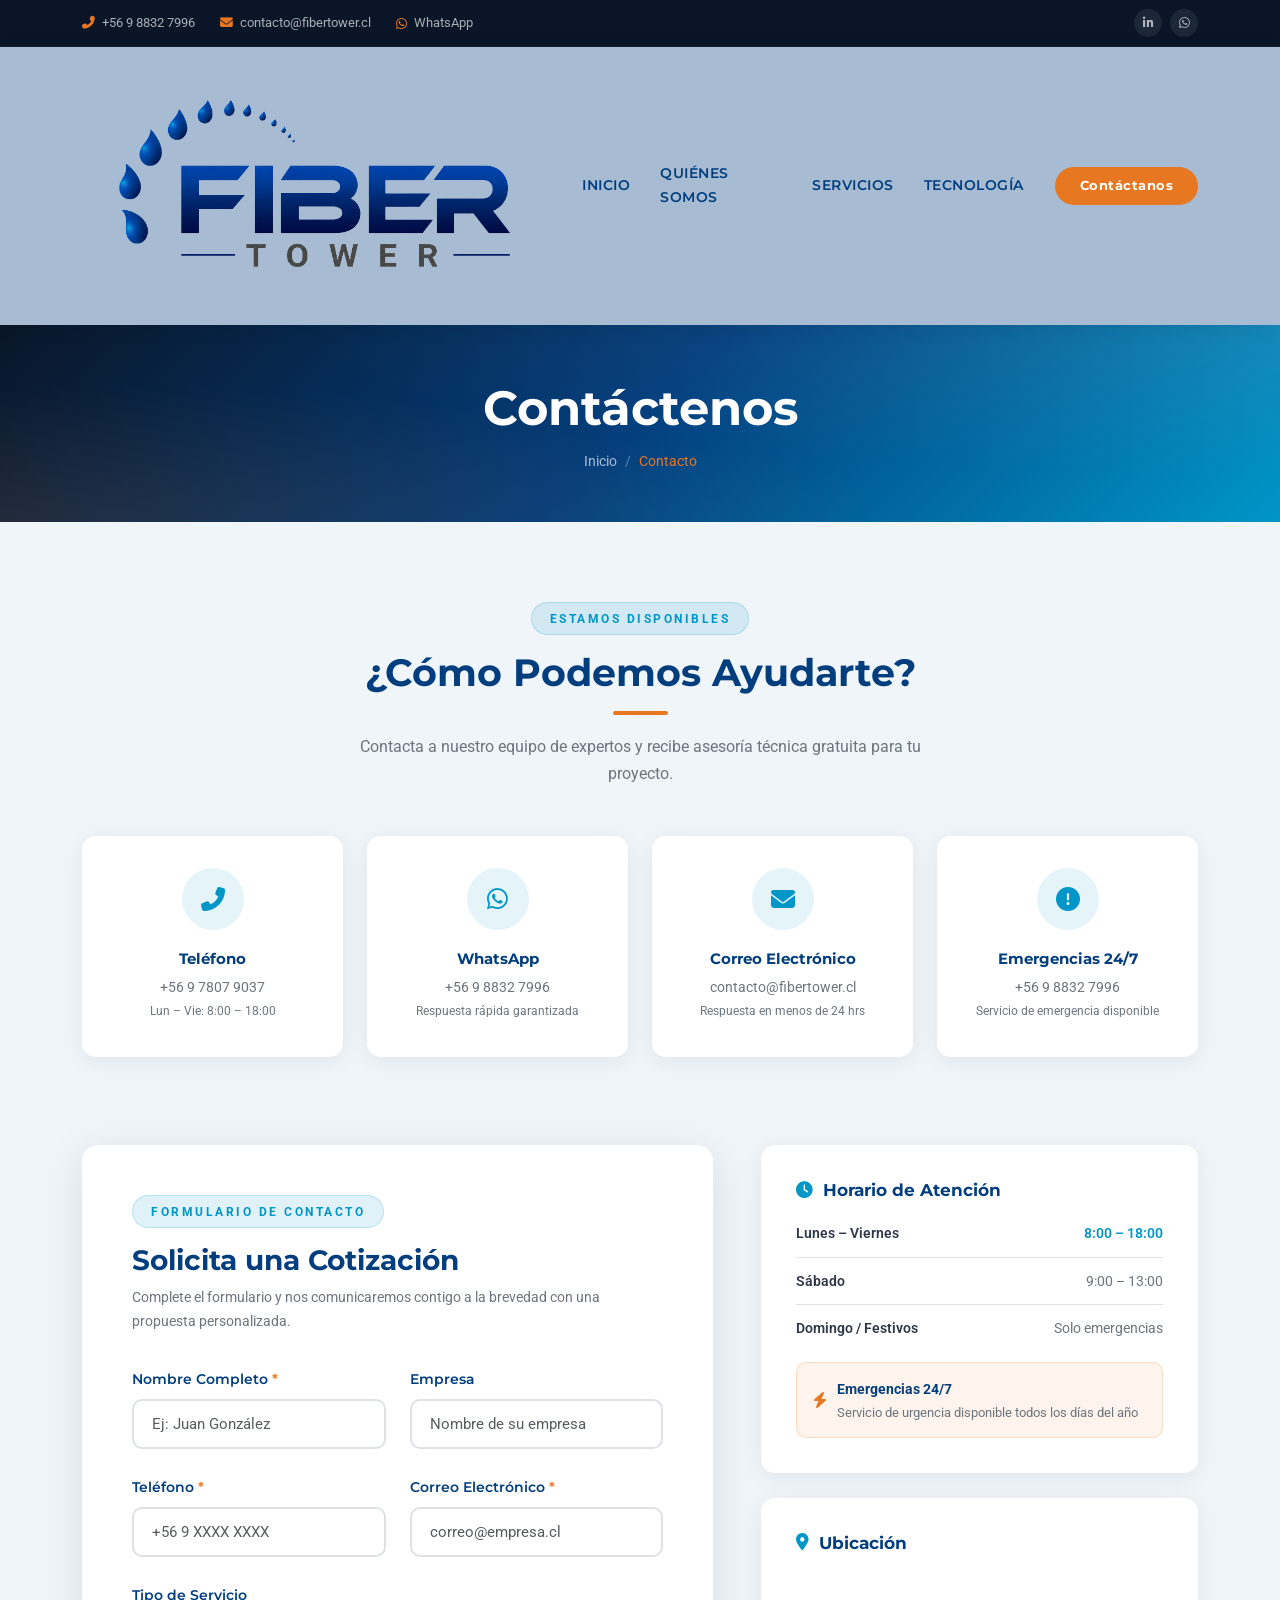
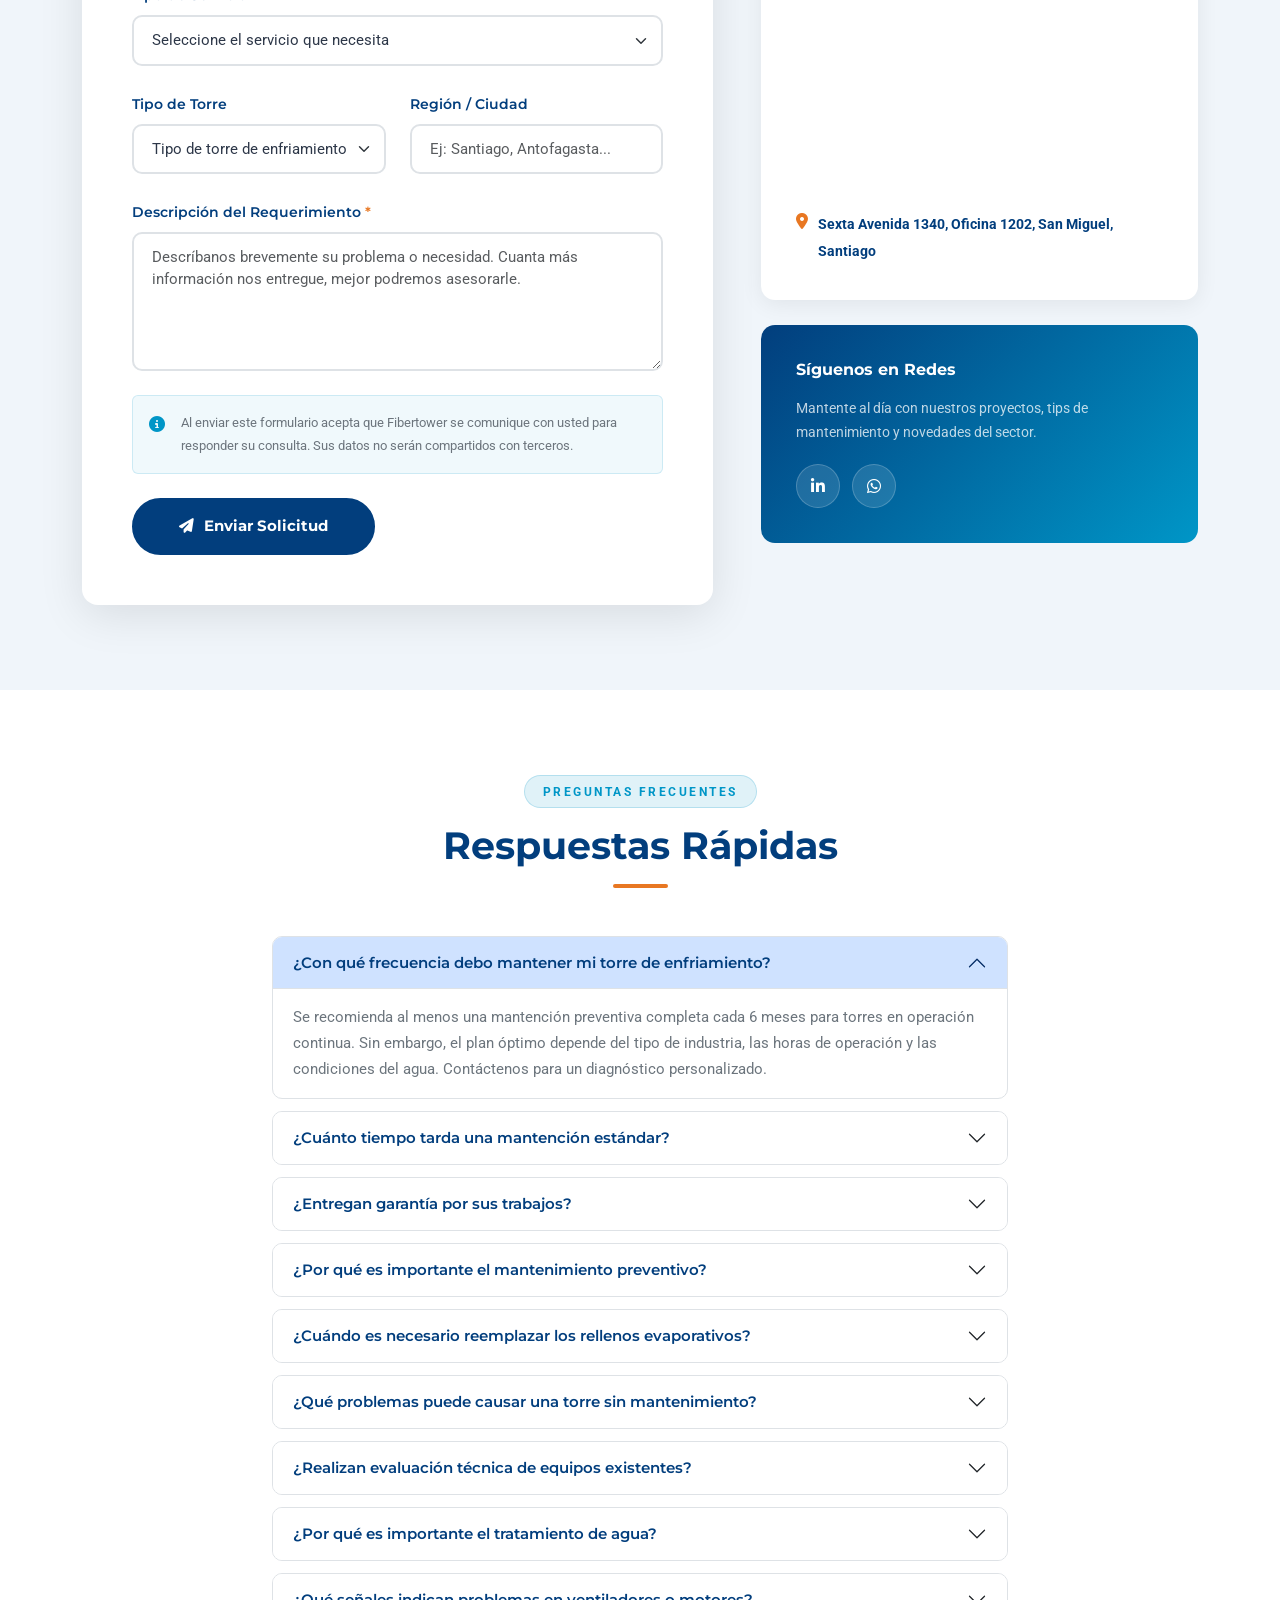
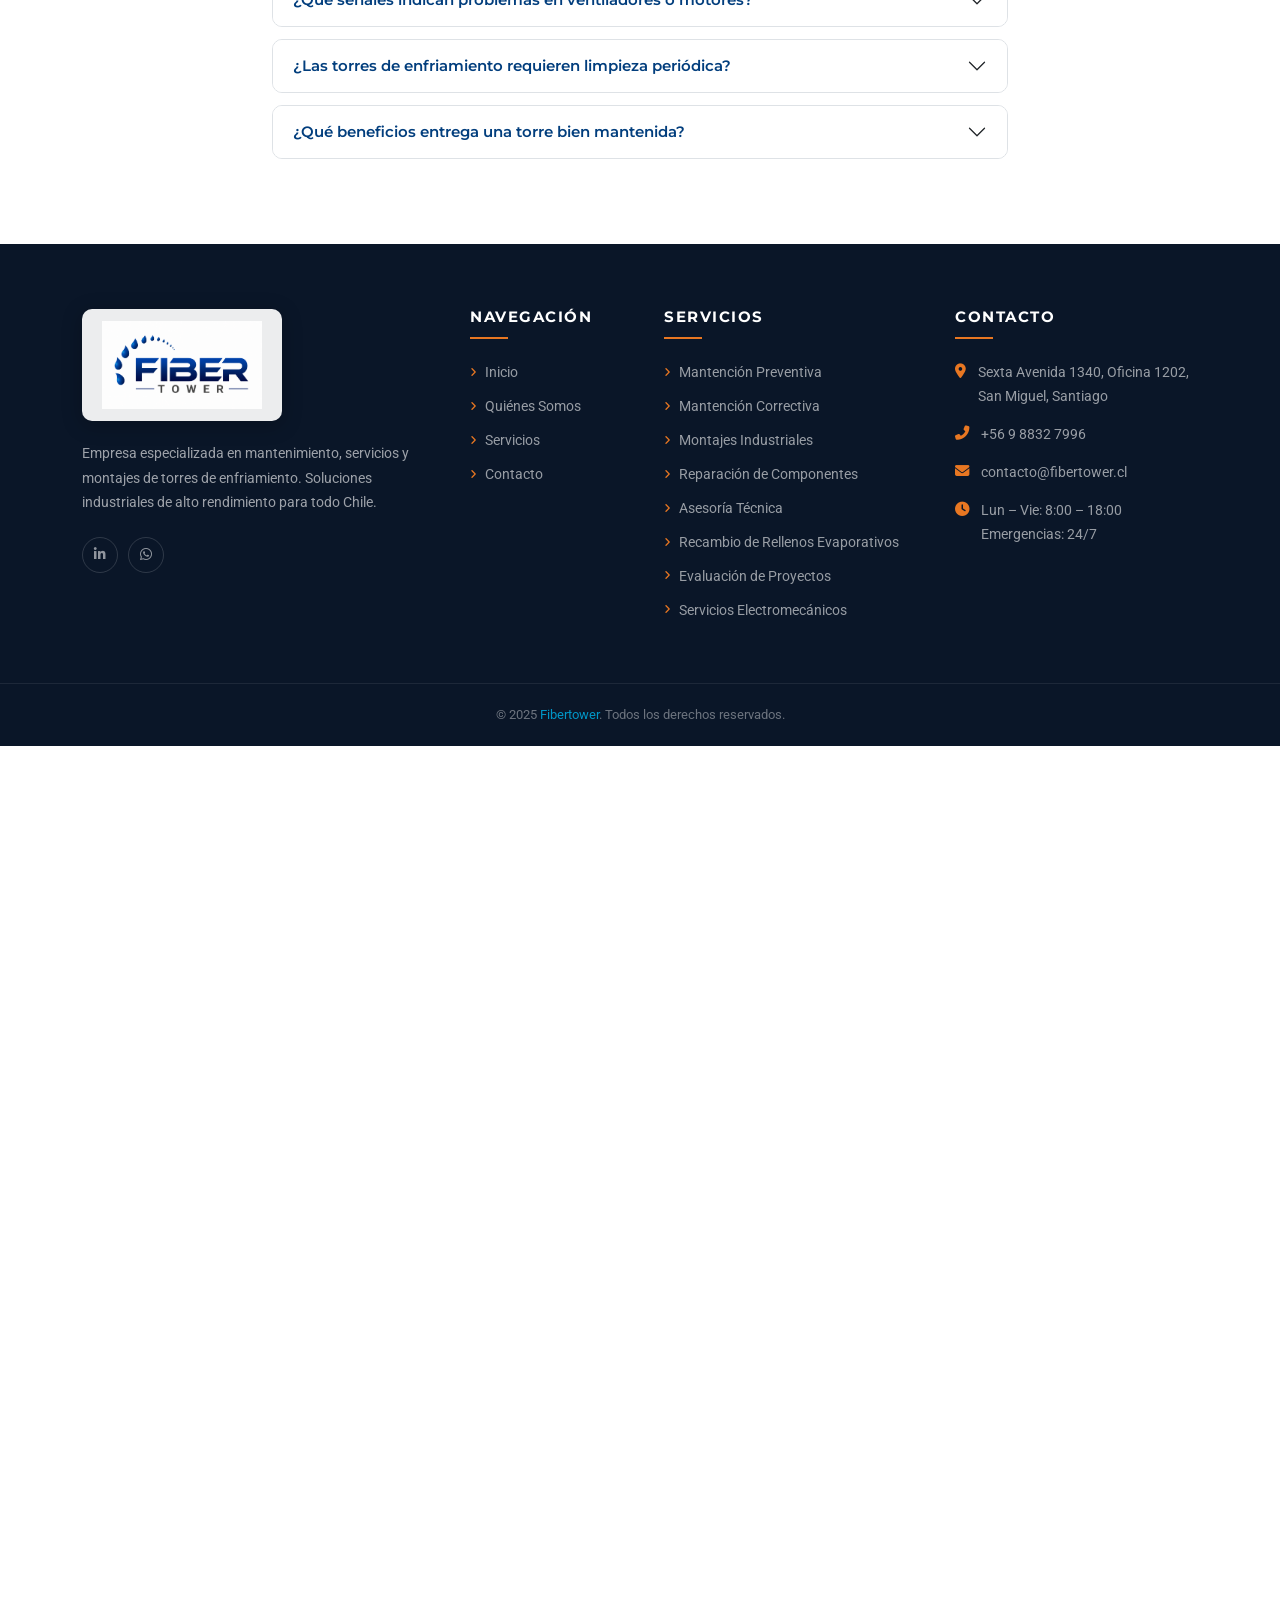
<file: contacto.html>
<!DOCTYPE html>
<html lang="es">
<head>
<meta charset="UTF-8">
<meta http-equiv="refresh" content="0;url=/contactanos/">
<meta name="robots" content="noindex,nofollow">
<link rel="canonical" href="https://fibertower.cl/contactanos/">
<title>Redirigiendo...</title>
</head>
<body></body>
</html>
</file>
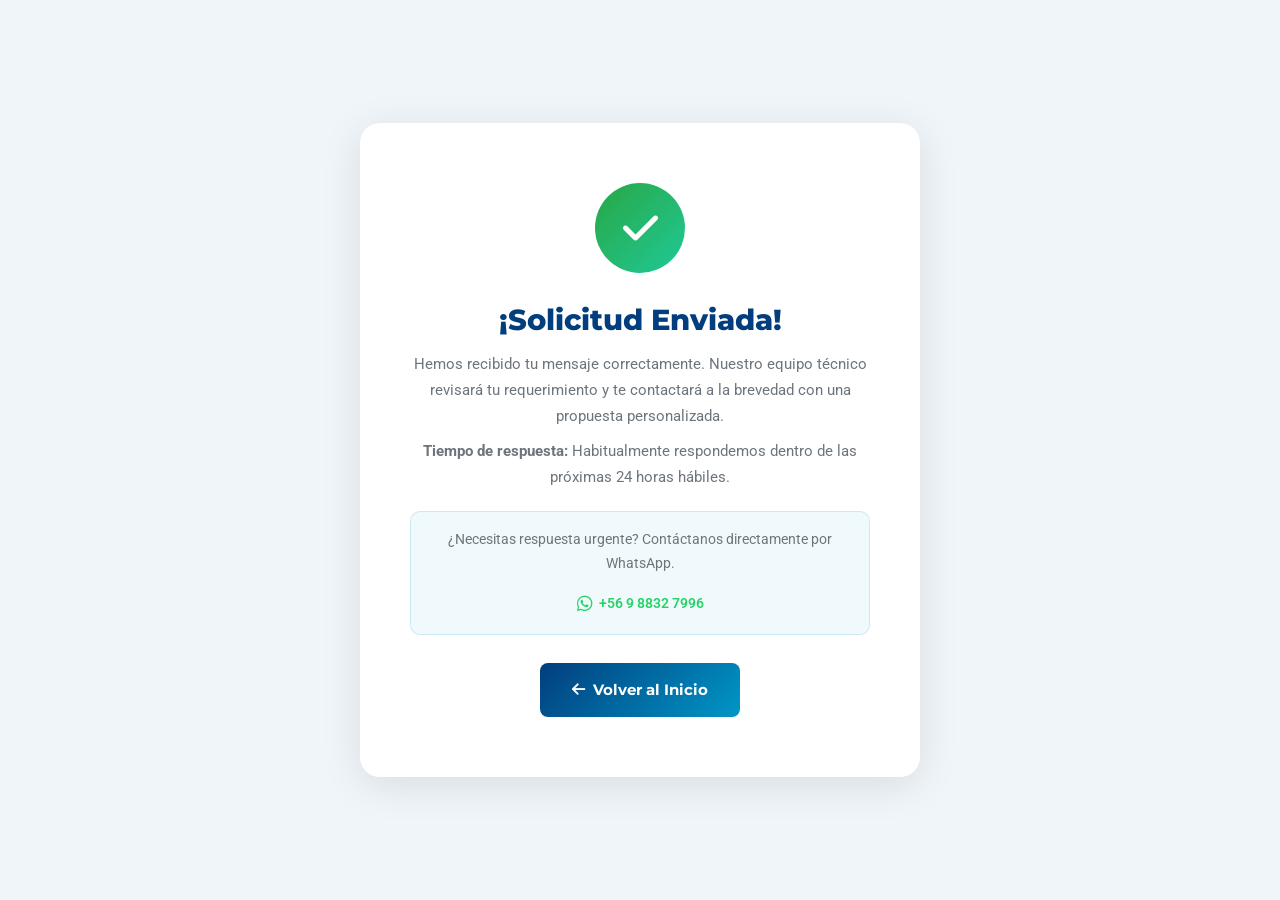
<file: gracias.html>
<!DOCTYPE html>
<html lang="es">
<head>
  <meta charset="UTF-8">
  <meta name="viewport" content="width=device-width, initial-scale=1.0">
  <title>¡Mensaje Enviado! | Fibertower</title>
  <link rel="icon" href="logofiber.png">
  <link rel="preconnect" href="https://fonts.googleapis.com">
  <link rel="preconnect" href="https://fonts.gstatic.com" crossorigin>
  <link href="https://fonts.googleapis.com/css2?family=Montserrat:wght@400;600;700;800&family=Roboto:wght@300;400;500&display=swap" rel="stylesheet">
  <link href="https://cdn.jsdelivr.net/npm/bootstrap@5.3.0/dist/css/bootstrap.min.css" rel="stylesheet">
  <link href="https://cdnjs.cloudflare.com/ajax/libs/font-awesome/6.4.0/css/all.min.css" rel="stylesheet">
  <link href="css/style.css" rel="stylesheet">
  <style>
    .gracias-section {
      min-height: 100vh;
      display: flex;
      align-items: center;
      justify-content: center;
      background: var(--light);
      padding: 60px 20px;
    }
    .gracias-card {
      background: white;
      border-radius: 20px;
      padding: 60px 50px;
      text-align: center;
      max-width: 560px;
      width: 100%;
      box-shadow: 0 8px 40px rgba(0,0,0,0.10);
    }
    .gracias-icon {
      width: 90px;
      height: 90px;
      background: linear-gradient(135deg, #28a745, #20c997);
      border-radius: 50%;
      display: flex;
      align-items: center;
      justify-content: center;
      margin: 0 auto 30px;
      font-size: 2.5rem;
      color: white;
    }
    .gracias-card h1 {
      font-family: 'Montserrat', sans-serif;
      font-size: 1.8rem;
      font-weight: 800;
      color: var(--primary);
      margin-bottom: 14px;
    }
    .gracias-card p {
      color: var(--gray);
      font-size: 0.95rem;
      line-height: 1.7;
      margin-bottom: 10px;
    }
    .btn-volver {
      display: inline-flex;
      align-items: center;
      gap: 8px;
      background: linear-gradient(135deg, var(--primary), var(--secondary));
      color: white;
      padding: 14px 32px;
      border-radius: 8px;
      font-family: 'Montserrat', sans-serif;
      font-weight: 700;
      font-size: 0.95rem;
      text-decoration: none;
      margin-top: 28px;
      transition: opacity 0.2s;
    }
    .btn-volver:hover { opacity: 0.88; color: white; }
    .whatsapp-link {
      display: inline-flex;
      align-items: center;
      gap: 6px;
      color: #25d366;
      font-weight: 600;
      font-size: 0.9rem;
      text-decoration: none;
      margin-top: 16px;
    }
    .whatsapp-link:hover { color: #1da851; }
  </style>
</head>
<body>

<section class="gracias-section">
  <div class="gracias-card">
    <div class="gracias-icon">
      <i class="fas fa-check"></i>
    </div>
    <h1>¡Solicitud Enviada!</h1>
    <p>Hemos recibido tu mensaje correctamente. Nuestro equipo técnico revisará tu requerimiento y te contactará a la brevedad con una propuesta personalizada.</p>
    <p><strong>Tiempo de respuesta:</strong> Habitualmente respondemos dentro de las próximas 24 horas hábiles.</p>
    <div style="background: rgba(0,150,199,0.06); border: 1px solid rgba(0,150,199,0.15); border-radius: 10px; padding: 16px; margin-top: 20px;">
      <p style="margin: 0; font-size: 0.88rem;">¿Necesitas respuesta urgente? Contáctanos directamente por WhatsApp.</p>
      <a href="https://wa.me/56988327996" class="whatsapp-link" target="_blank">
        <i class="fab fa-whatsapp fa-lg"></i> +56 9 8832 7996
      </a>
    </div>
    <a href="index.html" class="btn-volver">
      <i class="fas fa-arrow-left"></i> Volver al Inicio
    </a>
  </div>
</section>

</body>
</html>
</file>
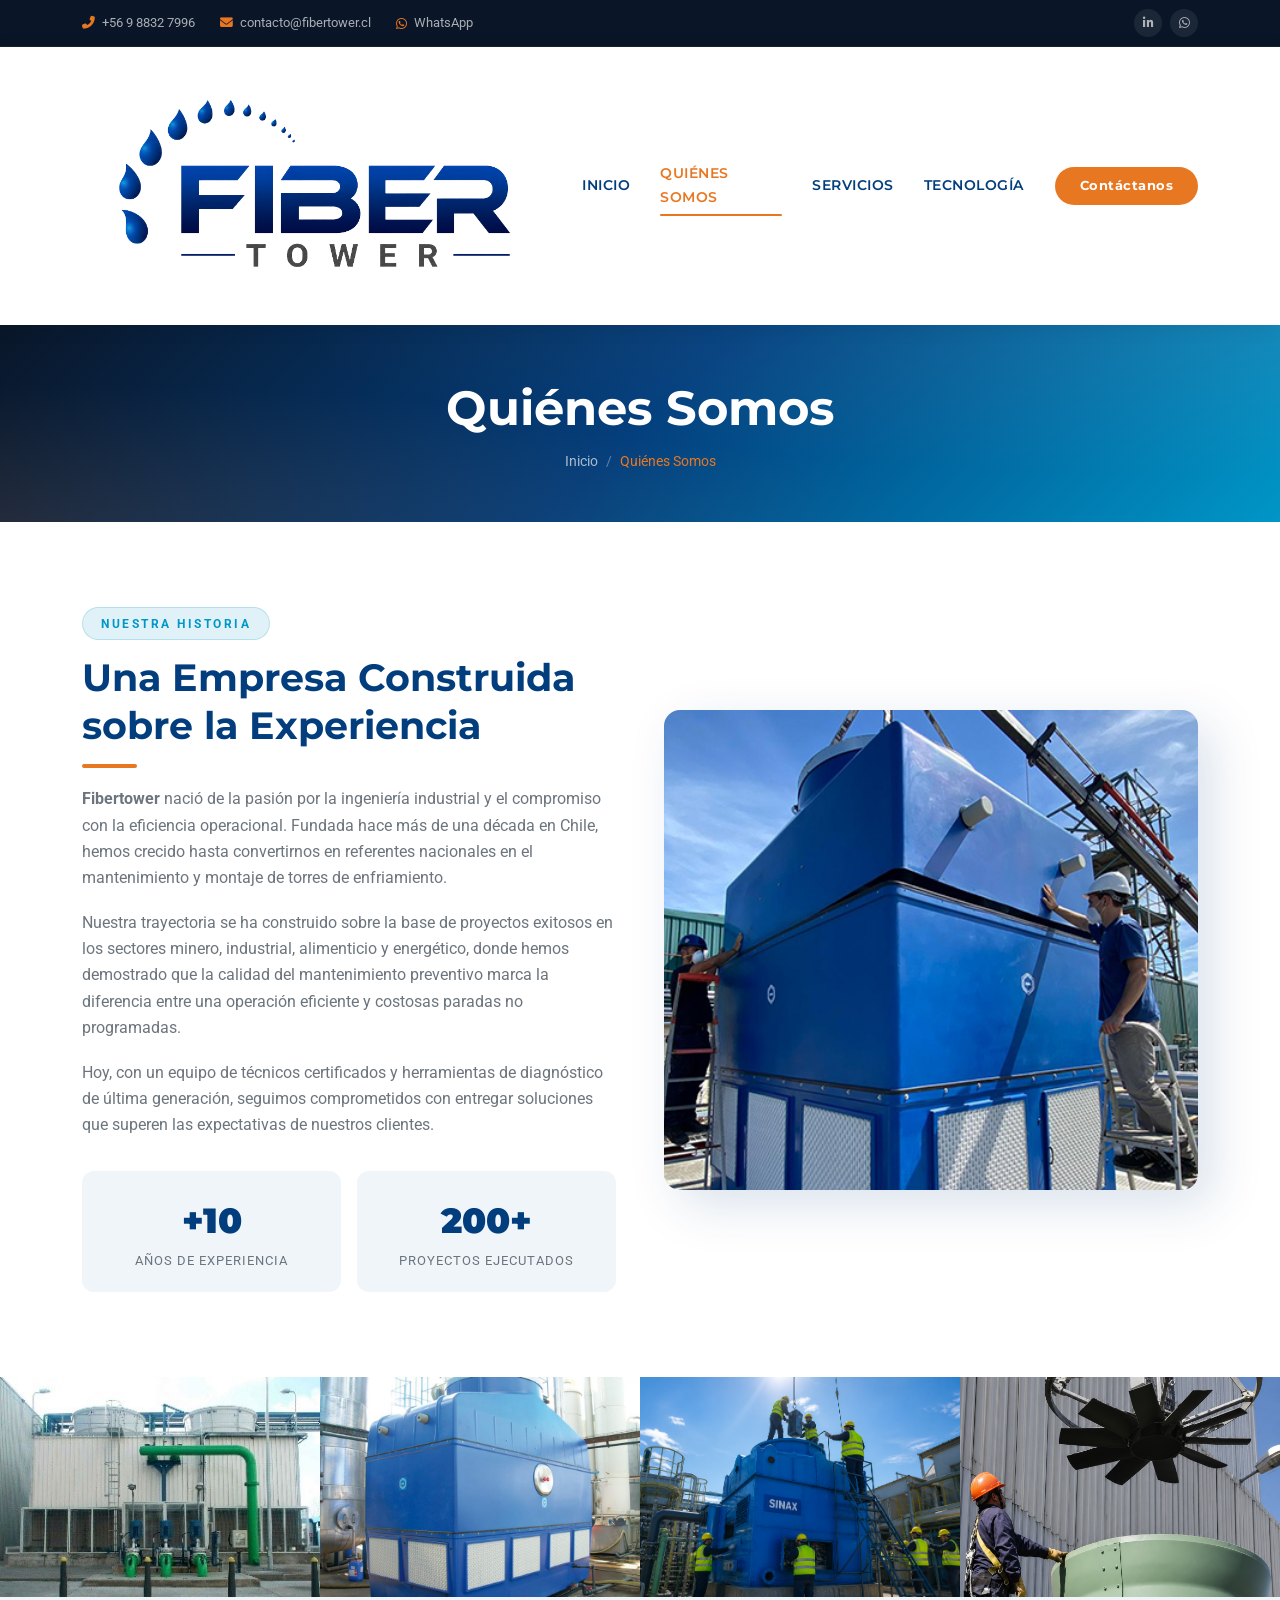
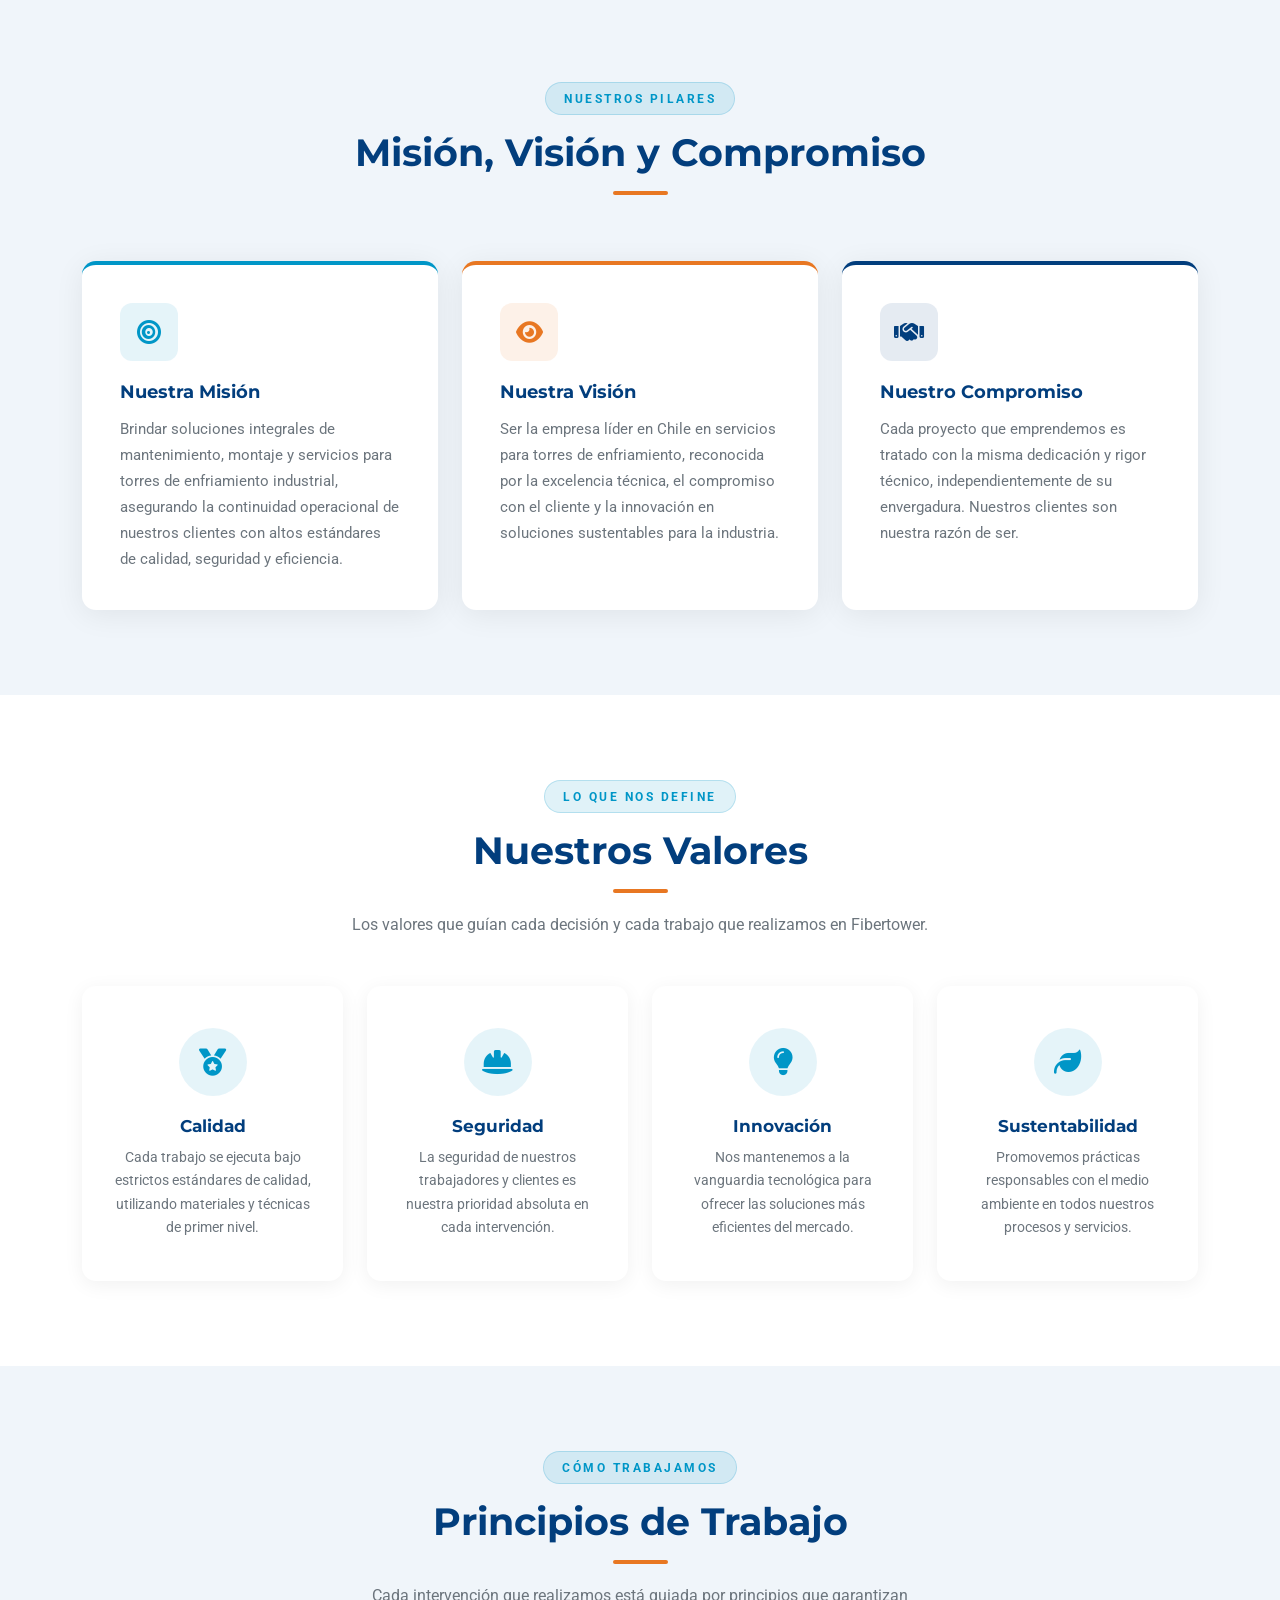
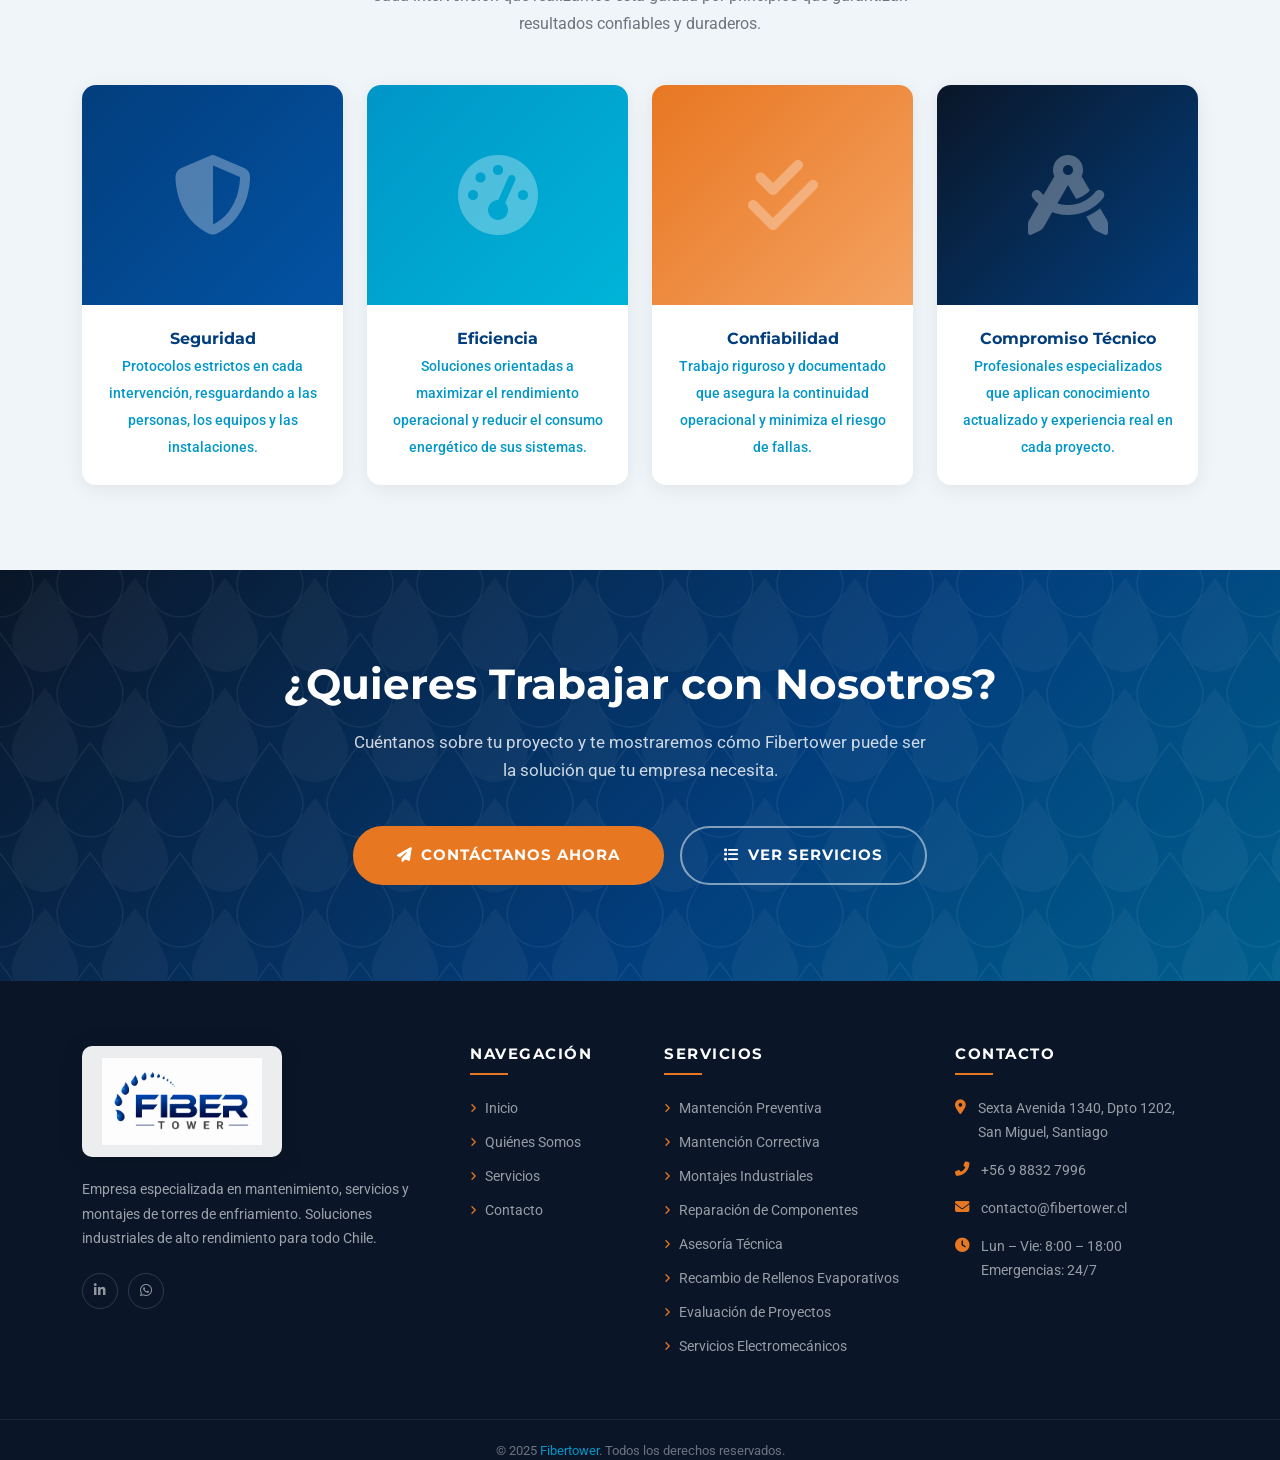
<file: quienes-somos.html>
<!DOCTYPE html>
<html lang="es">
<head>
<meta charset="UTF-8">
<meta http-equiv="refresh" content="0;url=/nosotros/">
<meta name="robots" content="noindex,nofollow">
<link rel="canonical" href="https://fibertower.cl/nosotros/">
<title>Redirigiendo...</title>
</head>
<body></body>
</html>
</file>
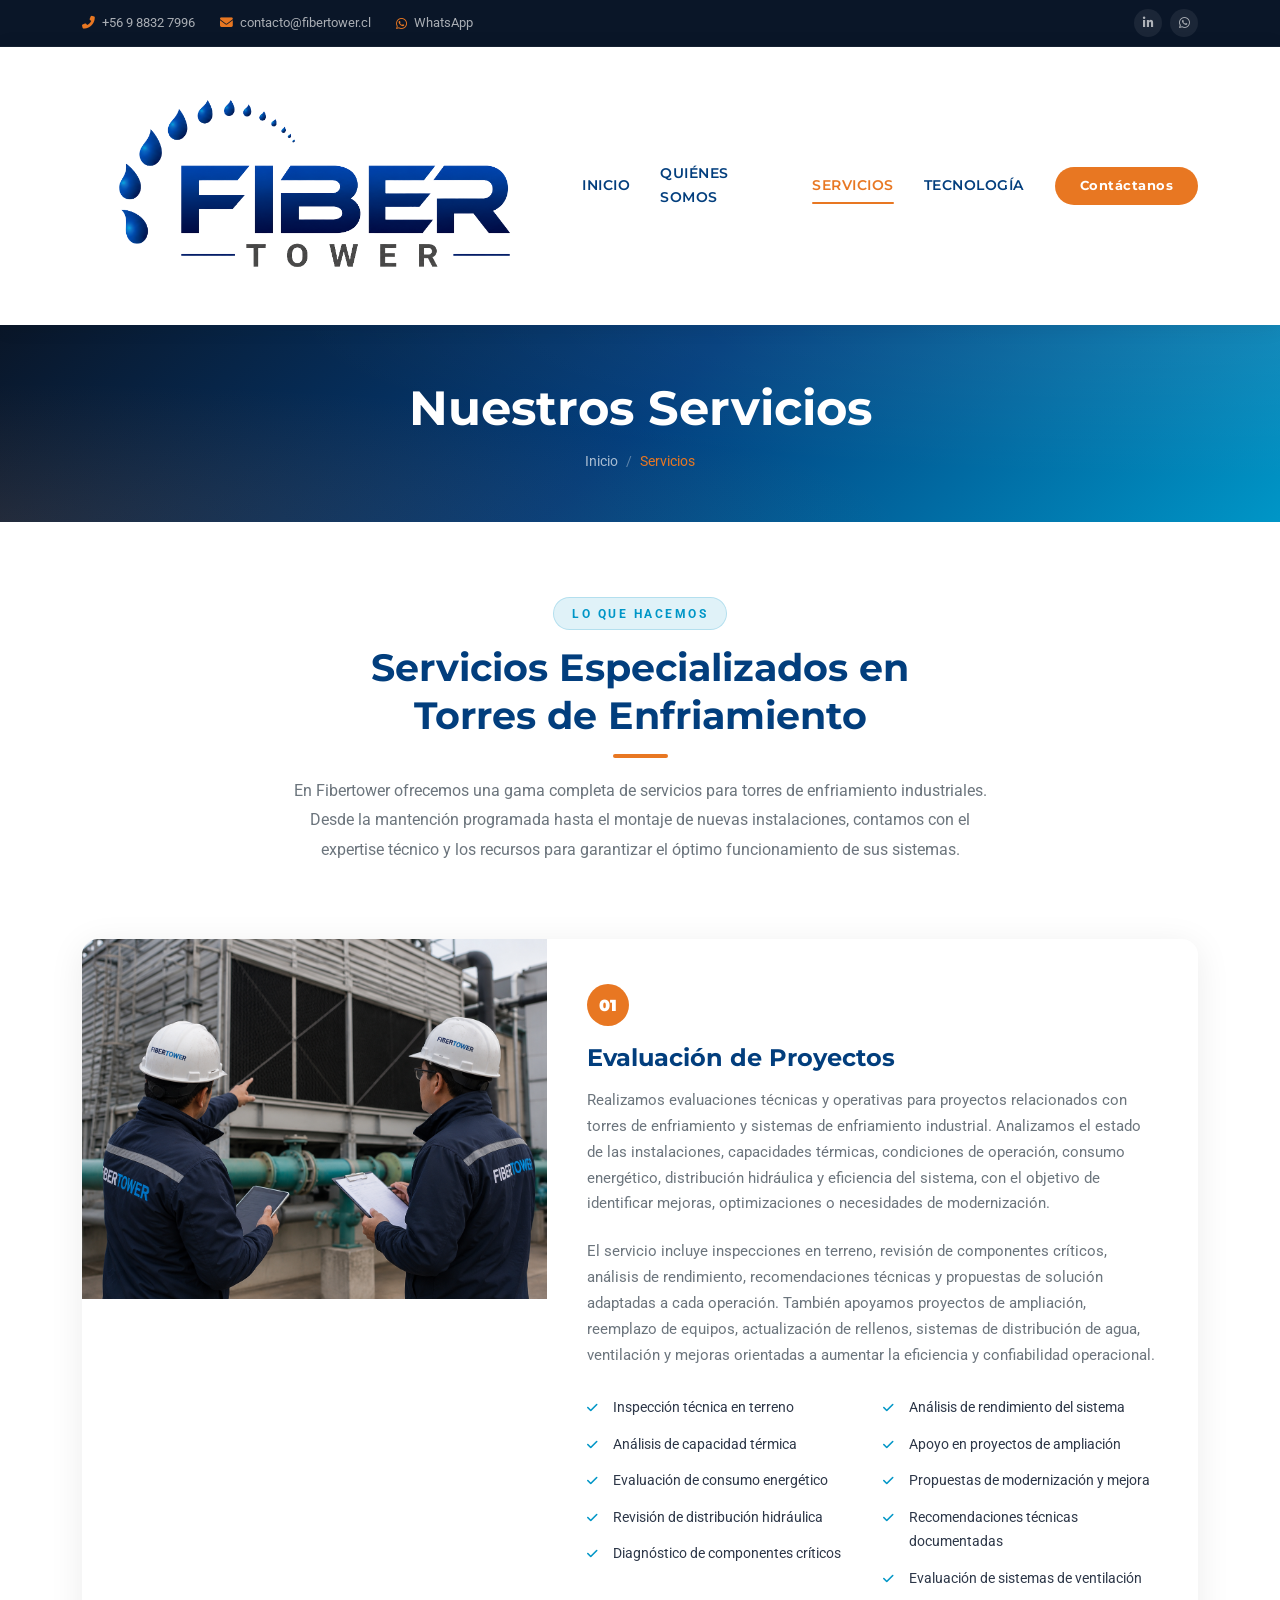
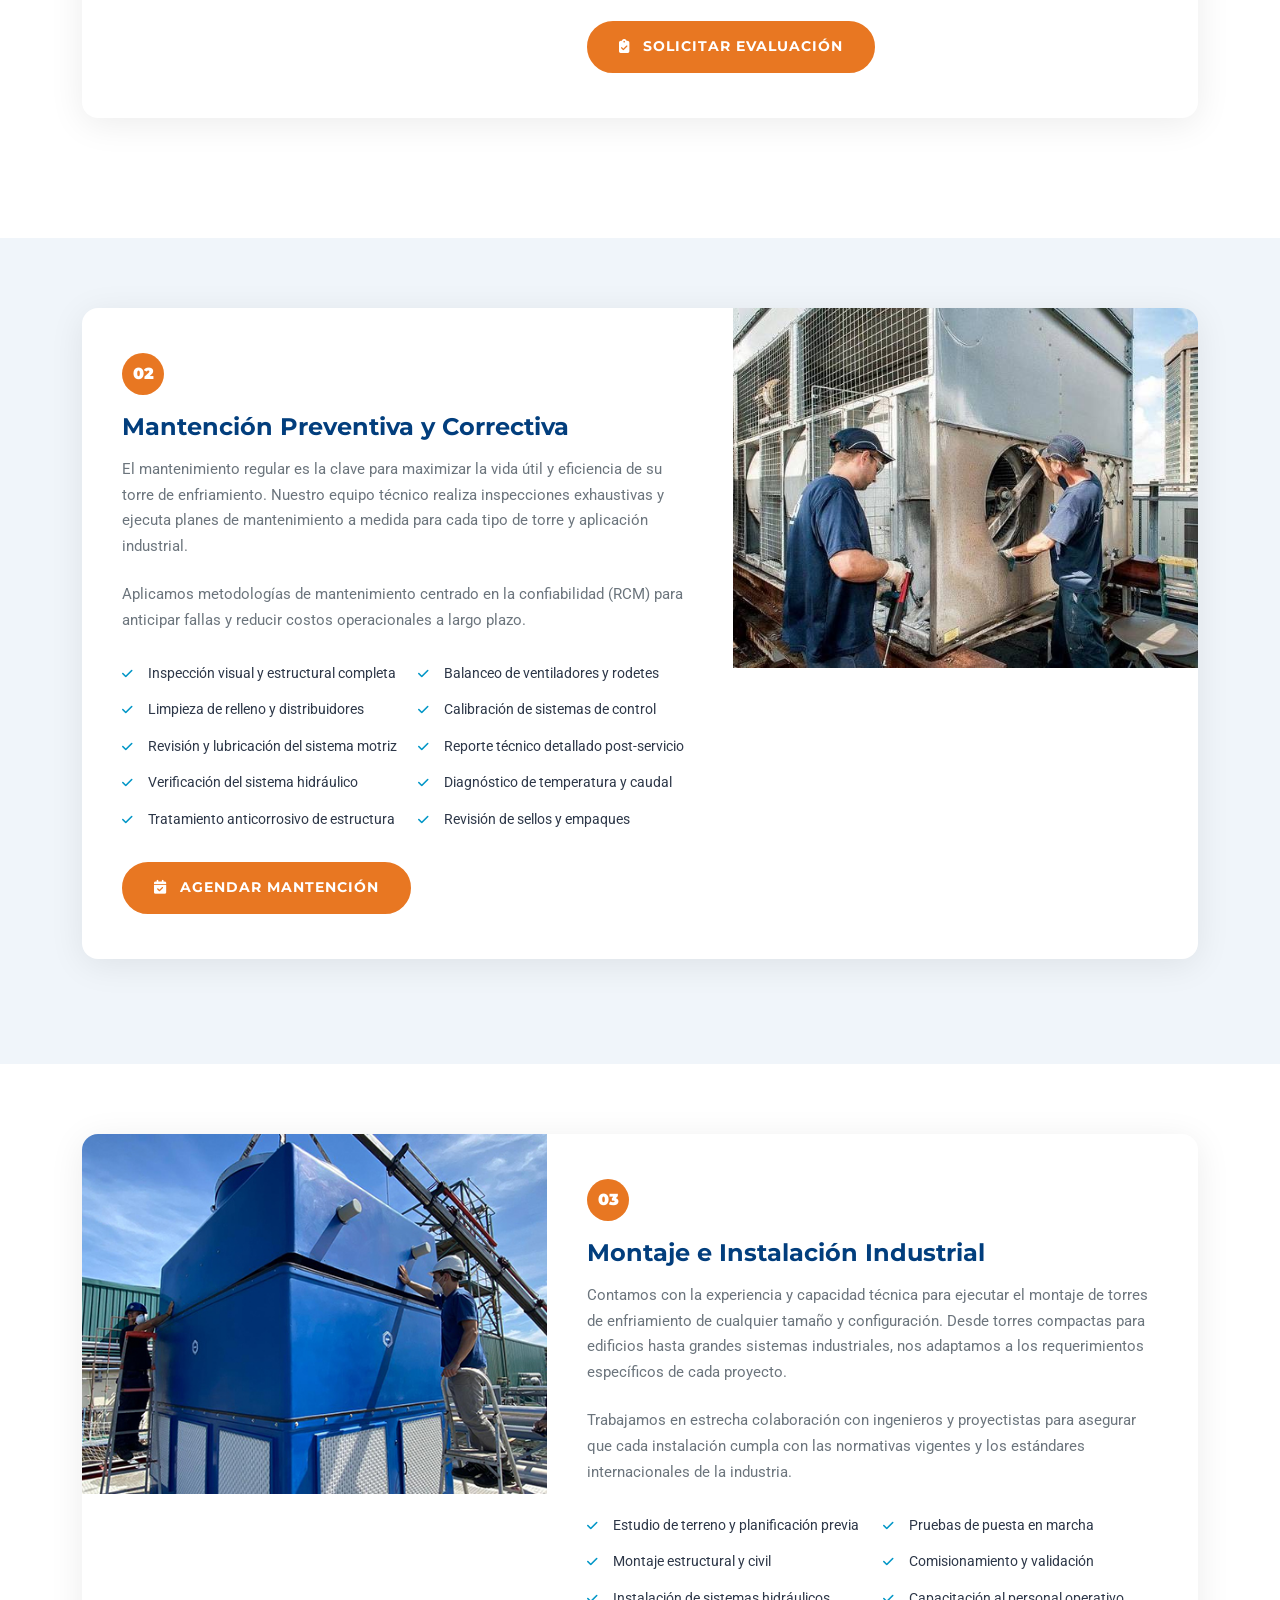
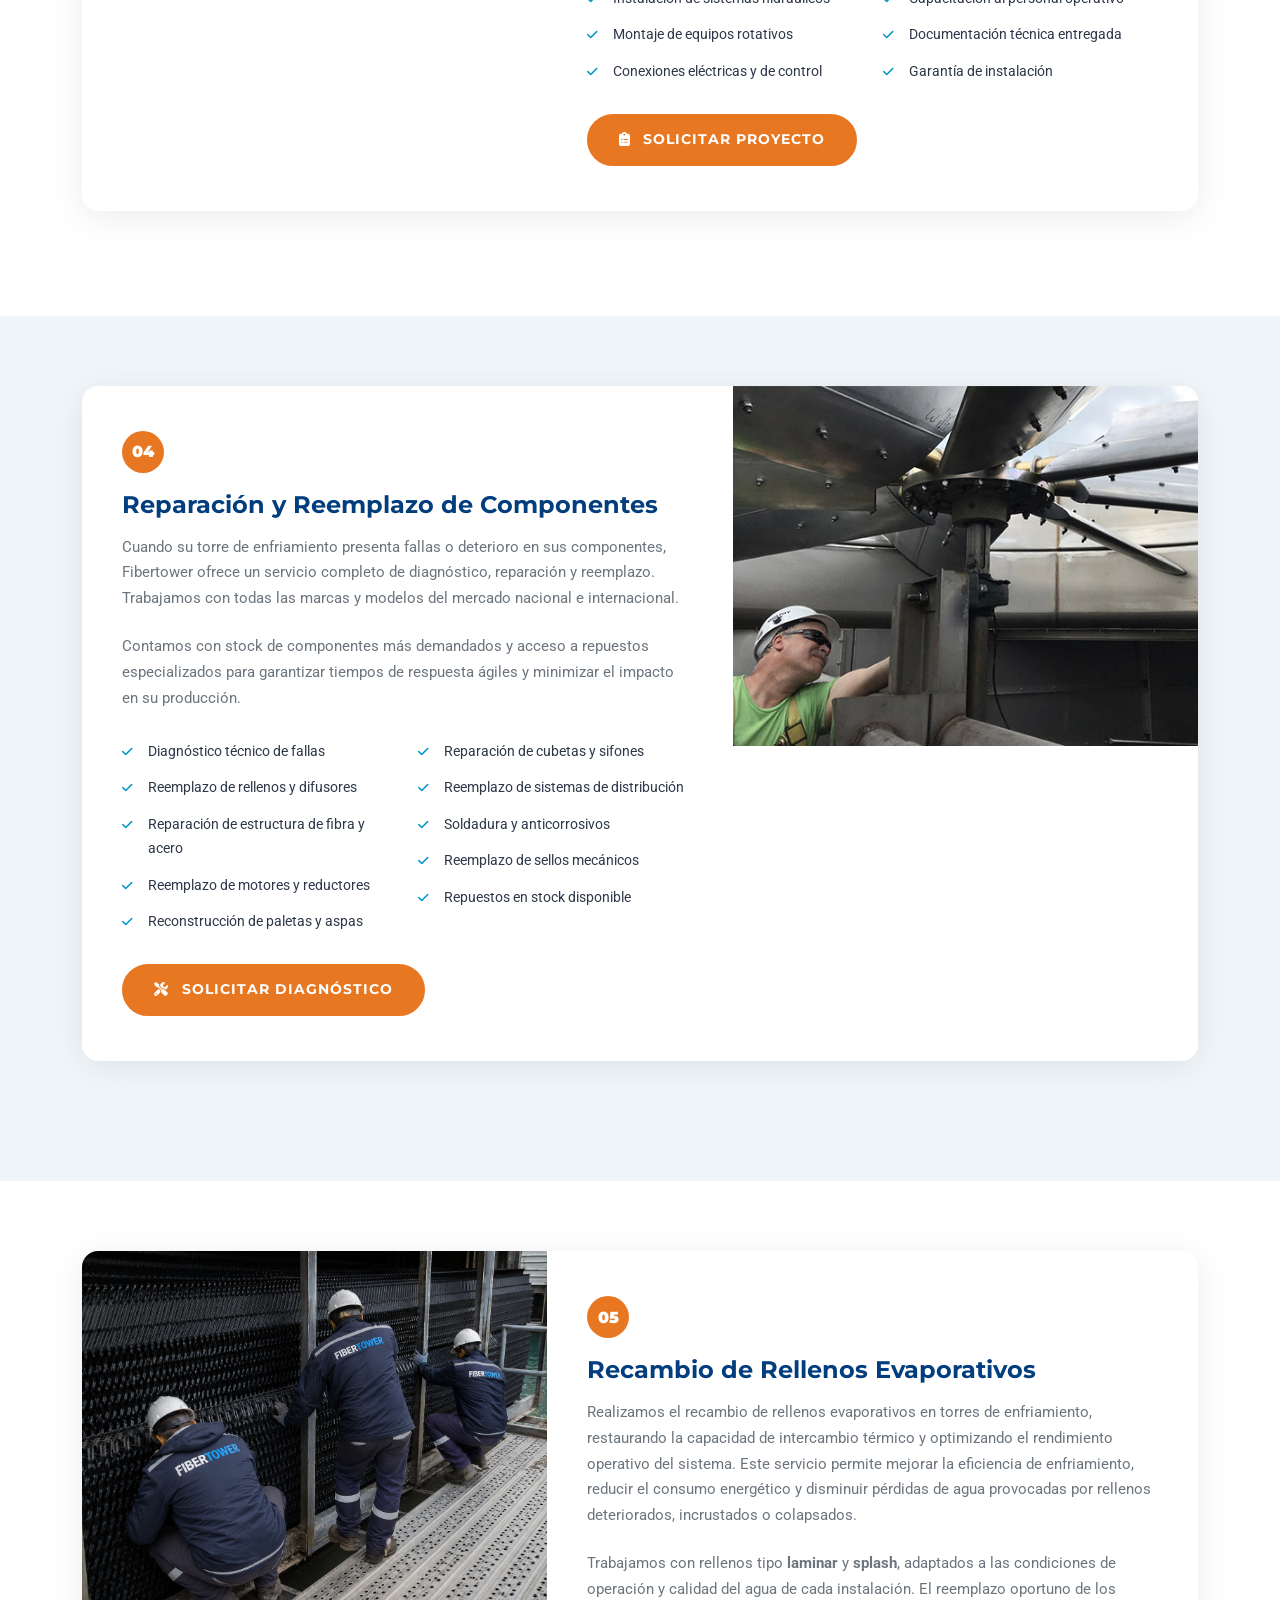
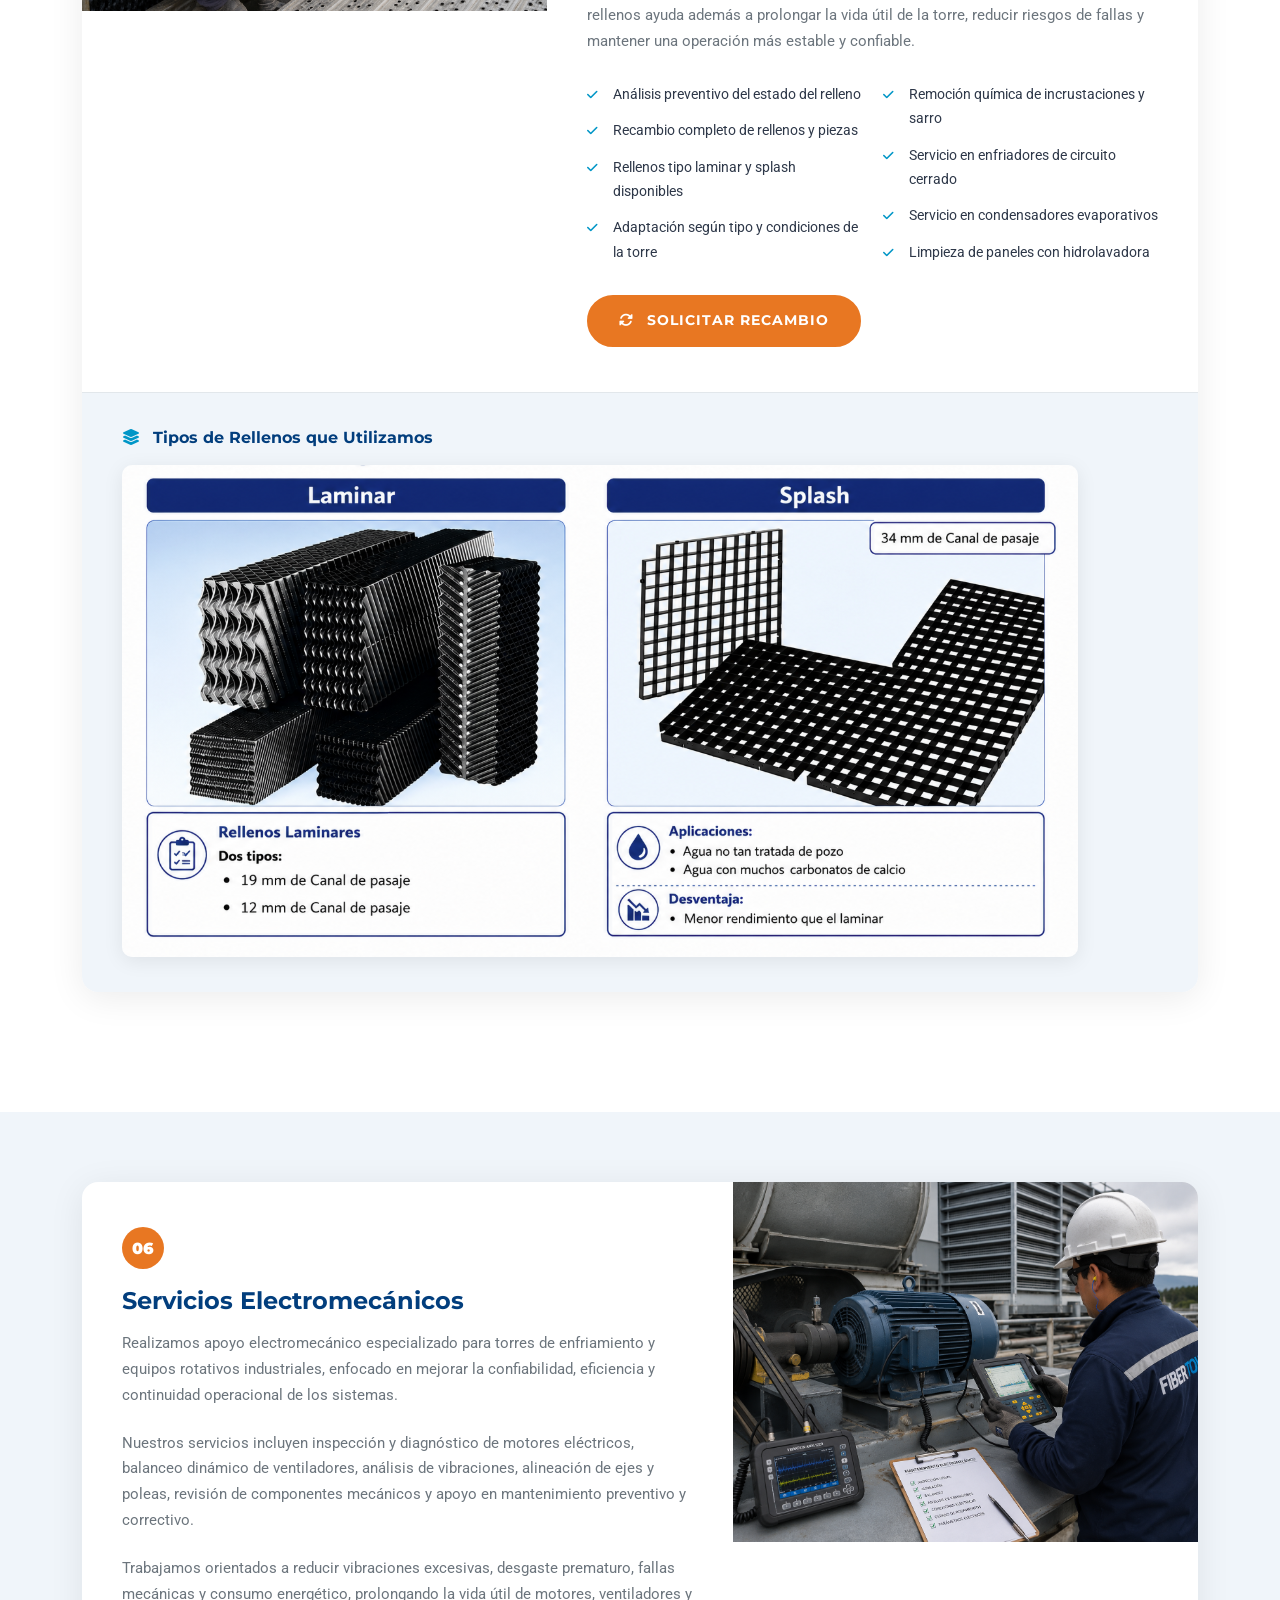
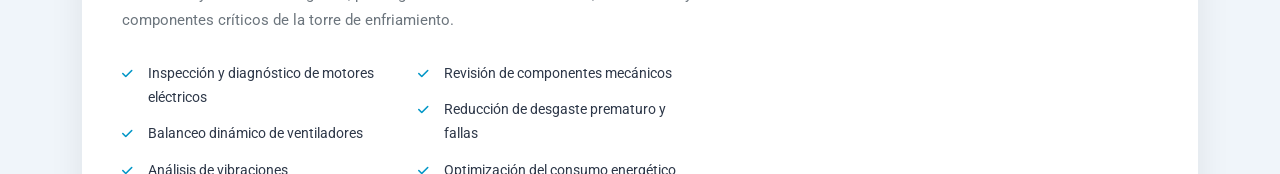
<file: servicios.html>
<!DOCTYPE html>
<html lang="es">
<head>
<meta charset="UTF-8">
<meta http-equiv="refresh" content="0;url=/servicios/">
<meta name="robots" content="noindex,nofollow">
<link rel="canonical" href="https://fibertower.cl/servicios/">
<title>Redirigiendo...</title>
</head>
<body></body>
</html>
</file>
<file: css/style.css>
/* ===== VARIABLES ===== */
:root {
  --primary: #023e7d;
  --secondary: #0096c7;
  --accent: #e87722;
  --dark: #0a1628;
  --light: #f0f5fa;
  --white: #ffffff;
  --gray: #6c757d;
  --text: #2d3748;
  --border: #dee2e6;
}

/* ===== GLOBAL ===== */
* { box-sizing: border-box; margin: 0; padding: 0; }
html { scroll-behavior: smooth; }
body {
  font-family: 'Roboto', sans-serif;
  color: var(--text);
  line-height: 1.7;
  overflow-x: hidden;
}
h1, h2, h3, h4, h5, h6 {
  font-family: 'Montserrat', sans-serif;
  font-weight: 700;
  color: var(--primary);
}
a { text-decoration: none; transition: all 0.3s; }
img { max-width: 100%; height: auto; }
ul { list-style: none; padding: 0; margin: 0; }

/* ===== TOP BAR ===== */
.top-bar {
  background: var(--dark);
  color: rgba(255,255,255,0.65);
  font-size: 0.82rem;
  padding: 9px 0;
  border-bottom: 1px solid rgba(255,255,255,0.05);
}
.top-bar a { color: rgba(255,255,255,0.65); }
.top-bar a:hover { color: var(--secondary); }
.top-bar .contact-info {
  display: flex;
  align-items: center;
  gap: 25px;
}
.top-bar .contact-info li {
  display: flex;
  align-items: center;
  gap: 7px;
}
.top-bar .contact-info i { color: var(--accent); font-size: 0.8rem; }
.top-bar .social-icons {
  display: flex;
  align-items: center;
  gap: 8px;
  justify-content: flex-end;
}
.top-bar .social-icons a {
  display: inline-flex;
  width: 28px;
  height: 28px;
  align-items: center;
  justify-content: center;
  border-radius: 50%;
  background: rgba(255,255,255,0.07);
  color: rgba(255,255,255,0.65);
  transition: all 0.3s;
  font-size: 0.75rem;
}
.top-bar .social-icons a:hover {
  background: var(--secondary);
  color: white;
  transform: translateY(-2px);
}

/* ===== NAVBAR ===== */
.main-navbar {
  background: white;
  box-shadow: 0 2px 20px rgba(0,0,0,0.08);
  padding: 6px 0;
  position: sticky;
  top: 0;
  z-index: 1000;
  transition: all 0.3s;
}
.main-navbar .navbar {
  align-items: center;
}
.main-navbar.scrolled {
  padding: 4px 0;
  box-shadow: 0 4px 25px rgba(0,0,0,0.12);
}
.navbar-brand img {
  max-height: 260px;
  height: auto;
  width: auto;
  transition: max-height 0.3s;
}
.main-navbar.scrolled .navbar-brand img { max-height: 185px; }
.navbar-nav .nav-link {
  color: var(--primary) !important;
  font-family: 'Montserrat', sans-serif;
  font-weight: 600;
  font-size: 0.88rem;
  text-transform: uppercase;
  letter-spacing: 0.5px;
  padding: 8px 15px !important;
  position: relative;
}
.navbar-nav .nav-link::after {
  content: '';
  position: absolute;
  bottom: 2px;
  left: 15px;
  right: 15px;
  height: 2px;
  background: var(--accent);
  transform: scaleX(0);
  transition: transform 0.3s;
  border-radius: 2px;
}
.navbar-nav .nav-link:hover::after,
.navbar-nav .nav-link.active::after { transform: scaleX(1); }
.navbar-nav .nav-link:hover,
.navbar-nav .nav-link.active { color: var(--accent) !important; }
.navbar-toggler {
  border: 2px solid var(--primary);
  border-radius: 8px;
  padding: 6px 10px;
}
.navbar-toggler-icon {
  background-image: url("data:image/svg+xml,%3csvg xmlns='http://www.w3.org/2000/svg' viewBox='0 0 30 30'%3e%3cpath stroke='rgba(2, 62, 125, 1)' stroke-linecap='round' stroke-miterlimit='10' stroke-width='2' d='M4 7h22M4 15h22M4 23h22'/%3e%3c/svg%3e");
}
.dropdown-menu {
  border: none;
  box-shadow: 0 10px 40px rgba(0,0,0,0.12);
  border-radius: 10px;
  padding: 10px;
  margin-top: 10px;
}
.dropdown-item {
  border-radius: 6px;
  padding: 8px 15px;
  font-size: 0.88rem;
  color: var(--primary);
  font-weight: 500;
  transition: all 0.2s;
}
.dropdown-item:hover {
  background: rgba(0,150,199,0.1);
  color: var(--secondary);
}

/* ===== HERO ===== */
.hero-section {
  height: 65vh;
  min-height: 480px;
  position: relative;
  overflow: hidden;
  margin-top: 0;
  padding: 0;
}
.hero-section .carousel,
.hero-section .carousel-inner,
.hero-section .carousel-item { height: 100%; }
.carousel-item {
  background-size: cover;
  background-position: center center;
  background-repeat: no-repeat;
}
.carousel-item-overlay {
  position: absolute;
  inset: 0;
  background: linear-gradient(135deg, rgba(2,62,125,0.88) 0%, rgba(0,100,170,0.65) 60%, rgba(0,150,199,0.45) 100%);
}
.slide-1-bg {
  background: linear-gradient(135deg, #023e7d 0%, #0353a4 40%, #0096c7 100%);
}
/* Geometric pattern for slide 1 */
.slide-1-bg::before {
  content: '';
  position: absolute;
  inset: 0;
  background-image:
    radial-gradient(circle at 20% 50%, rgba(255,255,255,0.04) 0%, transparent 50%),
    radial-gradient(circle at 80% 20%, rgba(0,150,199,0.2) 0%, transparent 40%),
    radial-gradient(circle at 60% 80%, rgba(232,119,34,0.1) 0%, transparent 40%);
}
.carousel-caption-custom {
  position: absolute;
  top: 50%;
  left: 50%;
  transform: translate(-50%, -50%);
  text-align: center;
  width: 90%;
  max-width: 860px;
  z-index: 10;
}
.slide-tag {
  display: inline-block;
  background: rgba(232,119,34,0.9);
  color: white;
  font-size: 0.78rem;
  font-weight: 700;
  text-transform: uppercase;
  letter-spacing: 3px;
  padding: 6px 22px;
  border-radius: 50px;
  margin-bottom: 20px;
}
.carousel-caption-custom h1,
.carousel-caption-custom h2 {
  font-size: clamp(2rem, 5vw, 3.8rem);
  font-weight: 900;
  color: white;
  line-height: 1.15;
  margin-bottom: 20px;
  text-shadow: 0 2px 20px rgba(0,0,0,0.3);
}
.carousel-caption-custom p {
  font-size: 1.1rem;
  color: rgba(255,255,255,0.88);
  margin-bottom: 35px;
  max-width: 620px;
  margin-left: auto;
  margin-right: auto;
  line-height: 1.7;
}
.hero-btn-group { display: flex; gap: 15px; justify-content: center; flex-wrap: wrap; }
.btn-hero-primary {
  background: var(--accent);
  color: white;
  padding: 14px 38px;
  border-radius: 50px;
  font-family: 'Montserrat', sans-serif;
  font-weight: 700;
  font-size: 0.9rem;
  text-transform: uppercase;
  letter-spacing: 1px;
  border: 2px solid var(--accent);
  display: inline-block;
  transition: all 0.3s;
}
.btn-hero-primary:hover {
  background: transparent;
  color: var(--accent);
}
.btn-hero-outline {
  background: transparent;
  color: white;
  padding: 14px 38px;
  border-radius: 50px;
  font-family: 'Montserrat', sans-serif;
  font-weight: 700;
  font-size: 0.9rem;
  text-transform: uppercase;
  letter-spacing: 1px;
  border: 2px solid rgba(255,255,255,0.6);
  display: inline-block;
  transition: all 0.3s;
}
.btn-hero-outline:hover {
  background: white;
  border-color: white;
  color: var(--primary);
}
.carousel-control-prev,
.carousel-control-next {
  width: 50px;
  height: 50px;
  background: rgba(255,255,255,0.12);
  border-radius: 50%;
  top: 50%;
  transform: translateY(-50%);
  bottom: auto;
  border: 1px solid rgba(255,255,255,0.25);
  backdrop-filter: blur(5px);
  transition: all 0.3s;
}
.carousel-control-prev { left: 25px; }
.carousel-control-next { right: 25px; }
.carousel-control-prev:hover,
.carousel-control-next:hover {
  background: var(--accent);
  border-color: var(--accent);
}
.carousel-indicators [data-bs-target] {
  width: 10px;
  height: 10px;
  border-radius: 50%;
  border: 2px solid white;
  background: transparent;
  margin: 0 5px;
  opacity: 0.6;
  transition: all 0.3s;
}
.carousel-indicators .active {
  background: var(--accent);
  border-color: var(--accent);
  opacity: 1;
  width: 30px;
  border-radius: 5px;
}
.scroll-down {
  position: absolute;
  bottom: 35px;
  left: 50%;
  transform: translateX(-50%);
  z-index: 20;
  animation: floatBounce 2.5s ease-in-out infinite;
}
.scroll-down a {
  color: rgba(255,255,255,0.7);
  font-size: 1.6rem;
  display: block;
}
.scroll-down a:hover { color: var(--accent); }
@keyframes floatBounce {
  0%, 100% { transform: translateX(-50%) translateY(0); }
  50% { transform: translateX(-50%) translateY(-10px); }
}

/* ===== SECTIONS GENERAL ===== */
section { padding: 85px 0; }
.section-label {
  display: inline-block;
  background: rgba(0,150,199,0.12);
  color: var(--secondary);
  font-size: 0.78rem;
  font-weight: 700;
  text-transform: uppercase;
  letter-spacing: 2.5px;
  padding: 5px 18px;
  border-radius: 50px;
  margin-bottom: 14px;
  border: 1px solid rgba(0,150,199,0.2);
}
.section-title {
  font-size: clamp(1.7rem, 3vw, 2.4rem);
  color: var(--primary);
  margin-bottom: 14px;
  line-height: 1.25;
}
.section-divider {
  width: 55px;
  height: 4px;
  background: var(--accent);
  border-radius: 2px;
  margin: 14px 0 18px;
}
.section-divider.center { margin: 14px auto 18px; }
.section-subtitle {
  color: var(--gray);
  font-size: 1rem;
  max-width: 600px;
  margin: 0 auto;
}

/* ===== ABOUT SECTION ===== */
.about-section { background: white; }
.about-img-wrap {
  position: relative;
  border-radius: 16px;
  overflow: visible;
}
.about-img-wrap img {
  width: 100%;
  height: 480px;
  object-fit: cover;
  border-radius: 16px;
  display: block;
  box-shadow: 20px 20px 60px rgba(2,62,125,0.18);
}
.exp-badge {
  position: absolute;
  bottom: -20px;
  left: -25px;
  background: var(--accent);
  color: white;
  padding: 22px 28px;
  border-radius: 12px;
  box-shadow: 0 15px 40px rgba(232,119,34,0.45);
  text-align: center;
  z-index: 5;
}
.exp-badge .num {
  display: block;
  font-size: 2.8rem;
  font-weight: 900;
  line-height: 1;
  font-family: 'Montserrat', sans-serif;
}
.exp-badge .lbl {
  font-size: 0.78rem;
  text-transform: uppercase;
  letter-spacing: 1px;
  font-weight: 600;
  opacity: 0.9;
}
.about-img-accent {
  position: absolute;
  top: -15px;
  right: -15px;
  width: 100px;
  height: 100px;
  border: 4px solid var(--secondary);
  border-radius: 16px;
  opacity: 0.3;
  z-index: 0;
}
.about-content { padding-left: 40px; }
.about-list { margin: 20px 0 30px; }
.about-list li {
  padding: 8px 0 8px 32px;
  position: relative;
  color: var(--text);
  border-bottom: 1px solid rgba(0,0,0,0.05);
}
.about-list li:last-child { border-bottom: none; }
.about-list li::before {
  content: '\f058';
  font-family: 'Font Awesome 6 Free';
  font-weight: 900;
  color: var(--secondary);
  position: absolute;
  left: 0;
  top: 10px;
  font-size: 0.95rem;
}

/* ===== STATS ===== */
.stats-section {
  background: linear-gradient(135deg, var(--dark) 0%, var(--primary) 50%, var(--secondary) 100%);
  padding: 65px 0;
  position: relative;
  overflow: hidden;
}
.stats-section::before {
  content: '';
  position: absolute;
  top: -50%;
  right: -10%;
  width: 500px;
  height: 500px;
  border-radius: 50%;
  background: rgba(255,255,255,0.03);
}
.stats-section::after {
  content: '';
  position: absolute;
  bottom: -30%;
  left: -5%;
  width: 300px;
  height: 300px;
  border-radius: 50%;
  background: rgba(232,119,34,0.08);
}
.stat-item { text-align: center; padding: 15px 20px; position: relative; z-index: 1; }
.stat-icon-wrap {
  width: 65px;
  height: 65px;
  background: rgba(255,255,255,0.08);
  border-radius: 50%;
  display: flex;
  align-items: center;
  justify-content: center;
  margin: 0 auto 18px;
  font-size: 1.6rem;
  color: var(--accent);
  border: 1px solid rgba(255,255,255,0.1);
}
.stat-num {
  display: block;
  font-size: 2.8rem;
  font-weight: 900;
  color: white;
  line-height: 1;
  font-family: 'Montserrat', sans-serif;
  margin-bottom: 8px;
}
.stat-lbl {
  color: rgba(255,255,255,0.75);
  font-size: 0.85rem;
  text-transform: uppercase;
  letter-spacing: 1px;
  font-weight: 500;
}
.stat-sep {
  width: 1px;
  background: rgba(255,255,255,0.12);
  align-self: stretch;
  margin: 15px 0;
}

/* ===== SERVICES SECTION ===== */
.services-section { background: var(--light); }
.service-card {
  background: white;
  border-radius: 14px;
  overflow: hidden;
  box-shadow: 0 4px 25px rgba(0,0,0,0.07);
  transition: all 0.4s cubic-bezier(0.25, 0.8, 0.25, 1);
  height: 100%;
  display: flex;
  flex-direction: column;
}
.service-card:hover {
  transform: translateY(-12px);
  box-shadow: 0 25px 65px rgba(2,62,125,0.18);
}
.service-card-img {
  height: 230px;
  overflow: hidden;
  position: relative;
  flex-shrink: 0;
}
.service-card-img img {
  width: 100%;
  height: 100%;
  object-fit: cover;
  transition: transform 0.5s;
}
.service-card:hover .service-card-img img { transform: scale(1.08); }
.service-card-img .img-gradient {
  width: 100%;
  height: 100%;
  background: linear-gradient(135deg, var(--primary) 0%, var(--secondary) 100%);
  display: flex;
  align-items: center;
  justify-content: center;
  font-size: 4rem;
  color: rgba(255,255,255,0.3);
}
.service-icon-badge {
  position: absolute;
  bottom: -22px;
  right: 25px;
  width: 48px;
  height: 48px;
  background: var(--accent);
  border-radius: 50%;
  display: flex;
  align-items: center;
  justify-content: center;
  color: white;
  font-size: 1.15rem;
  box-shadow: 0 6px 20px rgba(232,119,34,0.4);
  z-index: 5;
}
.service-card-body {
  padding: 38px 28px 28px;
  flex: 1;
  display: flex;
  flex-direction: column;
}
.service-card-body h4 {
  font-size: 1.15rem;
  margin-bottom: 12px;
  color: var(--primary);
}
.service-card-body p {
  color: var(--gray);
  font-size: 0.93rem;
  line-height: 1.7;
  flex: 1;
  margin-bottom: 20px;
}
.btn-service-link {
  color: var(--secondary);
  font-weight: 700;
  font-size: 0.85rem;
  text-transform: uppercase;
  letter-spacing: 1px;
  display: inline-flex;
  align-items: center;
  gap: 8px;
  transition: all 0.3s;
  align-self: flex-start;
}
.btn-service-link:hover { color: var(--accent); gap: 12px; }

/* ===== WHY US ===== */
.why-section { background: white; }
.why-img-wrap {
  border-radius: 16px;
  overflow: hidden;
  box-shadow: 15px 15px 50px rgba(2,62,125,0.15);
  position: relative;
}
.why-img-wrap img {
  width: 100%;
  height: 500px;
  object-fit: cover;
  display: block;
}
.why-img-overlay {
  position: absolute;
  inset: 0;
  background: linear-gradient(to top, rgba(2,62,125,0.6) 0%, transparent 50%);
}
.why-img-stat {
  position: absolute;
  bottom: 25px;
  left: 25px;
  background: rgba(255,255,255,0.95);
  padding: 18px 25px;
  border-radius: 12px;
  box-shadow: 0 10px 30px rgba(0,0,0,0.15);
  backdrop-filter: blur(10px);
}
.why-img-stat .num {
  display: block;
  font-size: 2rem;
  font-weight: 900;
  color: var(--primary);
  font-family: 'Montserrat', sans-serif;
  line-height: 1;
}
.why-img-stat .lbl {
  font-size: 0.78rem;
  color: var(--gray);
  text-transform: uppercase;
  letter-spacing: 1px;
}
.why-content { padding-left: 30px; }
.why-feature {
  display: flex;
  gap: 18px;
  margin-bottom: 28px;
  padding: 20px;
  border-radius: 12px;
  transition: all 0.3s;
}
.why-feature:hover { background: var(--light); }
.why-feat-icon {
  width: 52px;
  height: 52px;
  background: rgba(0,150,199,0.1);
  border-radius: 12px;
  display: flex;
  align-items: center;
  justify-content: center;
  color: var(--secondary);
  font-size: 1.3rem;
  flex-shrink: 0;
  transition: all 0.3s;
}
.why-feature:hover .why-feat-icon {
  background: var(--secondary);
  color: white;
}
.why-feat-text h5 {
  font-size: 0.98rem;
  margin-bottom: 4px;
  color: var(--primary);
}
.why-feat-text p {
  color: var(--gray);
  font-size: 0.88rem;
  margin: 0;
  line-height: 1.6;
}

/* ===== GALLERY ===== */
.gallery-section { background: var(--light); }
.gallery-filter {
  display: flex;
  gap: 10px;
  justify-content: center;
  flex-wrap: wrap;
  margin-bottom: 40px;
}
.gallery-filter .btn-filter {
  background: white;
  color: var(--primary);
  border: 2px solid var(--border);
  padding: 8px 22px;
  border-radius: 50px;
  font-family: 'Montserrat', sans-serif;
  font-weight: 600;
  font-size: 0.85rem;
  cursor: pointer;
  transition: all 0.3s;
}
.gallery-filter .btn-filter:hover,
.gallery-filter .btn-filter.active {
  background: var(--primary);
  border-color: var(--primary);
  color: white;
}
.gallery-grid {
  display: grid;
  grid-template-columns: repeat(3, 1fr);
  gap: 18px;
  grid-auto-rows: 1fr;
}
.gallery-item {
  position: relative;
  border-radius: 12px;
  overflow: hidden;
  aspect-ratio: 4/3;
  cursor: pointer;
}
.gallery-item img {
  width: 100%;
  height: 100%;
  object-fit: cover;
  transition: transform 0.5s;
}
.gallery-item:hover img { transform: scale(1.1); }
.gallery-overlay {
  position: absolute;
  inset: 0;
  background: linear-gradient(to top, rgba(2,62,125,0.85) 0%, rgba(2,62,125,0.2) 50%, transparent 100%);
  opacity: 0;
  transition: opacity 0.4s;
  display: flex;
  align-items: center;
  justify-content: center;
}
.gallery-item:hover .gallery-overlay { opacity: 1; }
.gallery-overlay i { color: white; font-size: 2.2rem; }

/* ===== CTA ===== */
.cta-section {
  background: linear-gradient(135deg, var(--dark) 0%, var(--primary) 60%, #005f8c 100%);
  padding: 90px 0;
  text-align: center;
  position: relative;
  overflow: hidden;
}
.cta-section::before {
  content: '';
  position: absolute;
  inset: 0;
  background-image: url("data:image/svg+xml,%3Csvg xmlns='http://www.w3.org/2000/svg' width='90' height='110' viewBox='0 0 90 110'%3E%3Cpath d='M45 8 C45 8,12 50,12 68 C12 88 27 102 45 102 C63 102 78 88 78 68 C78 50 45 8 45 8Z' fill='rgba(255,255,255,0.04)' /%3E%3C/svg%3E");
  background-repeat: repeat;
  background-size: 90px 110px;
  pointer-events: none;
}
.cta-section::after {
  content: '';
  position: absolute;
  inset: 0;
  background-image: url("data:image/svg+xml,%3Csvg xmlns='http://www.w3.org/2000/svg' width='90' height='110' viewBox='0 0 90 110'%3E%3Cpath d='M45 8 C45 8,12 50,12 68 C12 88 27 102 45 102 C63 102 78 88 78 68 C78 50 45 8 45 8Z' fill='none' stroke='rgba(255,255,255,0.06)' stroke-width='1.5' /%3E%3C/svg%3E");
  background-repeat: repeat;
  background-size: 90px 110px;
  background-position: 45px 55px;
  pointer-events: none;
}
.cta-section h2 {
  color: white;
  font-size: clamp(1.8rem, 3.5vw, 2.6rem);
  margin-bottom: 18px;
  position: relative;
  z-index: 1;
}
.cta-section p {
  color: rgba(255,255,255,0.8);
  font-size: 1.05rem;
  max-width: 580px;
  margin: 0 auto 35px;
  position: relative;
  z-index: 1;
  line-height: 1.7;
}
.cta-btns { position: relative; z-index: 1; }
.btn-cta {
  background: var(--accent);
  color: white;
  padding: 15px 42px;
  border-radius: 50px;
  font-family: 'Montserrat', sans-serif;
  font-weight: 700;
  font-size: 0.92rem;
  text-transform: uppercase;
  letter-spacing: 1px;
  border: 2px solid var(--accent);
  display: inline-block;
  transition: all 0.3s;
  margin: 6px;
}
.btn-cta:hover { background: transparent; color: var(--accent); }
.btn-cta-outline {
  background: transparent;
  color: white;
  border: 2px solid rgba(255,255,255,0.5);
}
.btn-cta-outline:hover { background: white; border-color: white; color: var(--primary); }

/* ===== FOOTER ===== */
.footer {
  background: var(--dark);
  color: rgba(255,255,255,0.65);
  padding: 65px 0 0;
}
.footer-logo {
  display: block;
  max-width: 200px;
  height: auto;
  margin-bottom: 20px;
  border-radius: 10px;
  padding: 12px 20px;
  background: rgba(255,255,255,0.92);
  box-shadow: 0 4px 20px rgba(0,0,0,0.25);
}
.footer-desc {
  font-size: 0.88rem;
  line-height: 1.75;
  margin-bottom: 22px;
  color: rgba(255,255,255,0.6);
}
.footer-social { display: flex; gap: 10px; }
.footer-social a {
  width: 36px;
  height: 36px;
  border-radius: 50%;
  border: 1px solid rgba(255,255,255,0.15);
  display: flex;
  align-items: center;
  justify-content: center;
  color: rgba(255,255,255,0.55);
  font-size: 0.85rem;
  transition: all 0.3s;
}
.footer-social a:hover {
  background: var(--secondary);
  border-color: var(--secondary);
  color: white;
  transform: translateY(-3px);
}
.footer-heading {
  color: white;
  font-size: 0.92rem;
  text-transform: uppercase;
  letter-spacing: 1.5px;
  margin-bottom: 22px;
  padding-bottom: 12px;
  position: relative;
  font-family: 'Montserrat', sans-serif;
  font-weight: 700;
}
.footer-heading::after {
  content: '';
  position: absolute;
  bottom: 0;
  left: 0;
  width: 38px;
  height: 2px;
  background: var(--accent);
}
.footer-links li { margin-bottom: 10px; }
.footer-links a {
  color: rgba(255,255,255,0.58);
  font-size: 0.88rem;
  display: flex;
  align-items: center;
  gap: 8px;
  transition: all 0.3s;
}
.footer-links a:hover { color: var(--secondary); padding-left: 5px; }
.footer-links a i { font-size: 0.65rem; color: var(--accent); }
.footer-contact-item {
  display: flex;
  gap: 12px;
  margin-bottom: 14px;
  font-size: 0.88rem;
  color: rgba(255,255,255,0.58);
  align-items: flex-start;
}
.footer-contact-item i { color: var(--accent); margin-top: 3px; flex-shrink: 0; font-size: 0.9rem; }
.footer-contact-item a { color: rgba(255,255,255,0.58); }
.footer-contact-item a:hover { color: var(--secondary); }
.footer-bottom {
  border-top: 1px solid rgba(255,255,255,0.08);
  padding: 20px 0;
  margin-top: 50px;
  text-align: center;
  font-size: 0.83rem;
  color: rgba(255,255,255,0.4);
}
.footer-bottom a { color: var(--secondary); }
.footer-bottom a:hover { color: var(--accent); }

/* ===== PAGE HEADER ===== */
.page-header {
  background: linear-gradient(135deg, var(--dark) 0%, var(--primary) 50%, var(--secondary) 100%);
  padding: 55px 0 48px;
  text-align: center;
  position: relative;
  overflow: hidden;
  margin-top: 0;
}
.page-header::before {
  content: '';
  position: absolute;
  inset: 0;
  background:
    radial-gradient(ellipse at top right, rgba(255,255,255,0.08) 0%, transparent 55%),
    radial-gradient(ellipse at bottom left, rgba(232,119,34,0.12) 0%, transparent 50%);
}
.page-header h1 {
  color: white;
  font-size: clamp(2rem, 4vw, 3rem);
  margin-bottom: 12px;
  position: relative;
  z-index: 1;
}
.page-header .breadcrumb {
  background: none;
  justify-content: center;
  margin: 0;
  position: relative;
  z-index: 1;
}
.page-header .breadcrumb-item,
.page-header .breadcrumb-item a {
  color: rgba(255,255,255,0.65);
  font-size: 0.88rem;
}
.page-header .breadcrumb-item.active { color: var(--accent); }
.page-header .breadcrumb-item + .breadcrumb-item::before { color: rgba(255,255,255,0.35); }

/* ===== ABOUT PAGE ===== */
.mission-card {
  background: white;
  border-radius: 14px;
  padding: 38px;
  box-shadow: 0 5px 30px rgba(0,0,0,0.07);
  border-top: 4px solid var(--secondary);
  height: 100%;
  transition: transform 0.3s;
}
.mission-card:hover { transform: translateY(-6px); }
.mission-card .mc-icon {
  width: 58px;
  height: 58px;
  background: rgba(0,150,199,0.1);
  border-radius: 12px;
  display: flex;
  align-items: center;
  justify-content: center;
  font-size: 1.5rem;
  color: var(--secondary);
  margin-bottom: 20px;
}
.mission-card h4 { margin-bottom: 12px; font-size: 1.15rem; }
.mission-card p { color: var(--gray); font-size: 0.93rem; line-height: 1.75; margin: 0; }
.value-card {
  text-align: center;
  padding: 42px 28px;
  background: white;
  border-radius: 14px;
  box-shadow: 0 4px 20px rgba(0,0,0,0.06);
  transition: all 0.35s;
  height: 100%;
}
.value-card:hover {
  background: var(--primary);
  transform: translateY(-8px);
  box-shadow: 0 20px 55px rgba(2,62,125,0.28);
}
.value-card .vc-icon {
  width: 68px;
  height: 68px;
  background: rgba(0,150,199,0.1);
  border-radius: 50%;
  display: flex;
  align-items: center;
  justify-content: center;
  font-size: 1.7rem;
  color: var(--secondary);
  margin: 0 auto 20px;
  transition: all 0.35s;
}
.value-card:hover .vc-icon { background: var(--accent); color: white; }
.value-card h5 { color: var(--primary); margin-bottom: 10px; transition: color 0.35s; font-size: 1.05rem; }
.value-card p { color: var(--gray); font-size: 0.88rem; transition: color 0.35s; margin: 0; line-height: 1.65; }
.value-card:hover h5,
.value-card:hover p { color: rgba(255,255,255,0.9); }
.team-card {
  text-align: center;
  background: white;
  border-radius: 14px;
  overflow: hidden;
  box-shadow: 0 4px 20px rgba(0,0,0,0.07);
  transition: all 0.3s;
}
.team-card:hover { transform: translateY(-6px); box-shadow: 0 15px 40px rgba(2,62,125,0.15); }
.team-card-img {
  height: 220px;
  background: linear-gradient(135deg, var(--primary) 0%, var(--secondary) 100%);
  display: flex;
  align-items: center;
  justify-content: center;
  font-size: 5rem;
  color: rgba(255,255,255,0.3);
}
.team-card-body { padding: 24px; }
.team-card-body h5 { margin-bottom: 4px; font-size: 1rem; }
.team-card-body span { color: var(--secondary); font-size: 0.85rem; font-weight: 500; }

/* ===== SERVICES PAGE ===== */
.service-detail {
  background: white;
  border-radius: 16px;
  overflow: hidden;
  box-shadow: 0 6px 35px rgba(0,0,0,0.08);
  margin-bottom: 35px;
  transition: box-shadow 0.3s;
}
.service-detail:hover { box-shadow: 0 15px 55px rgba(2,62,125,0.15); }
.service-detail-img {
  height: 360px;
  overflow: hidden;
}
.service-detail-img img {
  width: 100%;
  height: 100%;
  object-fit: cover;
  transition: transform 0.5s;
}
.service-detail:hover .service-detail-img img { transform: scale(1.04); }
.service-detail-img .img-placeholder {
  width: 100%;
  height: 100%;
  display: flex;
  align-items: center;
  justify-content: center;
  font-size: 5rem;
  color: rgba(255,255,255,0.25);
}
.service-detail-content { padding: 45px 40px; }
.service-detail-content .badge-num {
  background: var(--accent);
  color: white;
  width: 42px;
  height: 42px;
  border-radius: 50%;
  display: inline-flex;
  align-items: center;
  justify-content: center;
  font-family: 'Montserrat', sans-serif;
  font-weight: 900;
  font-size: 1rem;
  margin-bottom: 18px;
}
.service-detail-content h3 { margin-bottom: 15px; font-size: 1.5rem; }
.service-detail-content p { color: var(--gray); margin-bottom: 22px; font-size: 0.95rem; }
.service-checklist { columns: 2; gap: 20px; }
.service-checklist li {
  padding: 6px 0 6px 26px;
  position: relative;
  color: var(--text);
  font-size: 0.9rem;
  break-inside: avoid;
}
.service-checklist li::before {
  content: '\f00c';
  font-family: 'Font Awesome 6 Free';
  font-weight: 900;
  color: var(--secondary);
  position: absolute;
  left: 0;
  top: 8px;
  font-size: 0.75rem;
}
.process-step {
  text-align: center;
  padding: 35px 20px;
  position: relative;
}
.process-num {
  width: 65px;
  height: 65px;
  border-radius: 50%;
  background: var(--primary);
  color: white;
  display: flex;
  align-items: center;
  justify-content: center;
  font-family: 'Montserrat', sans-serif;
  font-weight: 900;
  font-size: 1.4rem;
  margin: 0 auto 20px;
  position: relative;
  z-index: 1;
  box-shadow: 0 8px 25px rgba(2,62,125,0.3);
}
.process-step::before {
  content: '';
  position: absolute;
  top: 52px;
  left: calc(50% + 32px);
  right: calc(-50% + 32px);
  height: 2px;
  background: rgba(2,62,125,0.15);
  z-index: 0;
}
.process-step:last-child::before { display: none; }
.process-step h5 { color: var(--primary); margin-bottom: 8px; font-size: 0.95rem; }
.process-step p { color: var(--gray); font-size: 0.85rem; margin: 0; }

/* ===== CONTACT PAGE ===== */
.contact-info-card {
  background: white;
  border-radius: 14px;
  padding: 32px 25px;
  box-shadow: 0 4px 22px rgba(0,0,0,0.07);
  text-align: center;
  height: 100%;
  transition: all 0.3s;
  border-bottom: 3px solid transparent;
}
.contact-info-card:hover {
  border-bottom-color: var(--secondary);
  transform: translateY(-6px);
  box-shadow: 0 15px 40px rgba(2,62,125,0.15);
}
.ci-icon {
  width: 62px;
  height: 62px;
  background: rgba(0,150,199,0.1);
  border-radius: 50%;
  display: flex;
  align-items: center;
  justify-content: center;
  font-size: 1.5rem;
  color: var(--secondary);
  margin: 0 auto 20px;
}
.contact-info-card h5 { color: var(--primary); margin-bottom: 8px; font-size: 0.95rem; }
.contact-info-card p { color: var(--gray); font-size: 0.88rem; line-height: 1.65; margin: 0; }
.contact-info-card a { color: var(--gray); }
.contact-info-card a:hover { color: var(--secondary); }
.contact-form-box {
  background: white;
  border-radius: 16px;
  padding: 50px;
  box-shadow: 0 10px 45px rgba(0,0,0,0.1);
}
.contact-form-box .form-label {
  font-family: 'Montserrat', sans-serif;
  font-weight: 600;
  color: var(--primary);
  font-size: 0.88rem;
  margin-bottom: 7px;
}
.contact-form-box .form-control,
.contact-form-box .form-select {
  border: 2px solid var(--border);
  border-radius: 10px;
  padding: 12px 18px;
  font-size: 0.93rem;
  color: var(--text);
  transition: all 0.3s;
}
.contact-form-box .form-control:focus,
.contact-form-box .form-select:focus {
  border-color: var(--secondary);
  box-shadow: 0 0 0 3px rgba(0,150,199,0.12);
  outline: none;
}
.btn-submit {
  background: var(--primary);
  color: white;
  padding: 14px 45px;
  border-radius: 50px;
  font-family: 'Montserrat', sans-serif;
  font-weight: 700;
  font-size: 0.92rem;
  border: 2px solid var(--primary);
  transition: all 0.3s;
  display: inline-flex;
  align-items: center;
  gap: 10px;
  cursor: pointer;
}
.btn-submit:hover { background: var(--accent); border-color: var(--accent); }
.map-placeholder {
  background: var(--light);
  border-radius: 14px;
  height: 380px;
  display: flex;
  align-items: center;
  justify-content: center;
  flex-direction: column;
  gap: 15px;
  color: var(--gray);
  border: 2px dashed var(--border);
}
.map-placeholder i { font-size: 3rem; color: var(--secondary); opacity: 0.5; }

/* ===== RESPONSIVE ===== */
@media (max-width: 992px) {
  .about-content { padding-left: 0; margin-top: 40px; }
  .why-content { padding-left: 0; margin-top: 35px; }
  .service-checklist { columns: 1; }
  .gallery-grid { grid-template-columns: repeat(2, 1fr); }
  .contact-form-box { padding: 35px 25px; }
  .main-navbar { background: var(--primary); }
  .main-navbar.scrolled { background: var(--primary); }
  .navbar-nav .nav-link { color: rgba(255,255,255,0.85) !important; }
  .navbar-nav .nav-link:hover,
  .navbar-nav .nav-link.active { color: white !important; }
  .navbar-toggler { border-color: rgba(255,255,255,0.6); }
  .navbar-toggler-icon { background-image: url("data:image/svg+xml,%3csvg xmlns='http://www.w3.org/2000/svg' viewBox='0 0 30 30'%3e%3cpath stroke='rgba(255,255,255,0.9)' stroke-linecap='round' stroke-miterlimit='10' stroke-width='2' d='M4 7h22M4 15h22M4 23h22'/%3e%3c/svg%3e"); }
  .navbar-collapse { background: var(--primary); padding: 10px 0; }
}
@media (max-width: 768px) {
  section { padding: 60px 0; }
  .hero-section { height: 70vh; min-height: 520px; padding: 0; }
  .carousel-caption-custom { top: 58%; width: 92%; }
  .navbar-brand img { max-height: 160px; }
  .main-navbar.scrolled .navbar-brand img { max-height: 125px; }
  .carousel-control-prev { left: 10px; }
  .carousel-control-next { right: 10px; }
  .about-img-wrap img { height: 320px; }
  .exp-badge { left: 0; bottom: -15px; padding: 15px 20px; }
  .service-detail-content { padding: 30px 25px; }
  .gallery-grid { grid-template-columns: repeat(2, 1fr); gap: 10px; }
  .stat-sep { display: none; }
  .top-bar .contact-info { display: none !important; }
  .process-step::before { display: none; }
}
@media (max-width: 480px) {
  .gallery-grid { grid-template-columns: 1fr 1fr; }
  .hero-btn-group { flex-direction: column; align-items: center; }
  .cta-btns .btn-cta { display: block; margin: 8px auto; max-width: 280px; }
}
</file>
